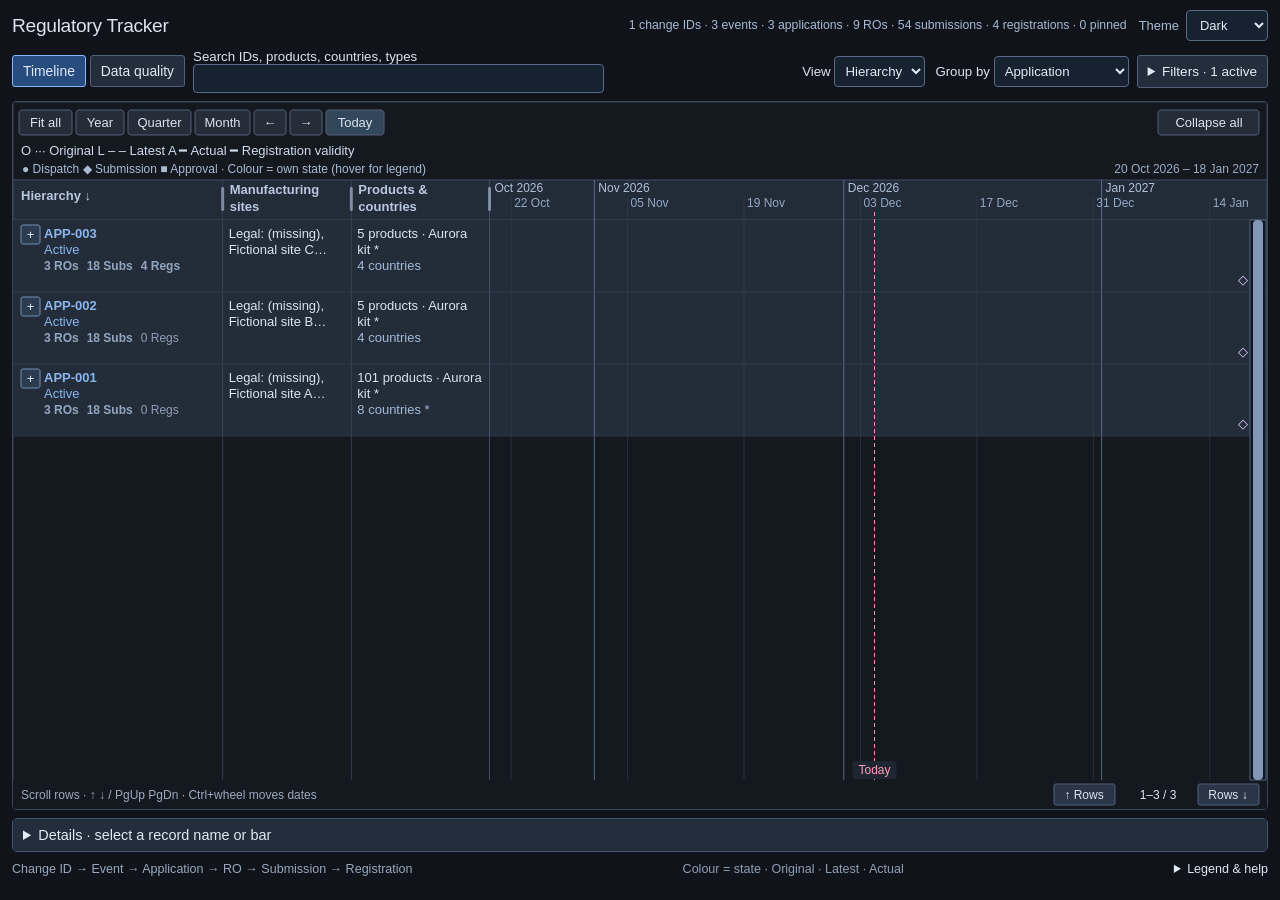
<file: index.html>
<!doctype html>
<html lang="en"><head><meta charset="utf-8"><meta name="viewport" content="width=device-width,initial-scale=1"><title>Opening visual demo</title><link rel="canonical" href="regulatory-tracker/index.html"></head>
<body><p>This demo has moved. <a href="regulatory-tracker/index.html">Open the visual</a>.</p>
<script>const target=new URL("regulatory-tracker/index.html",location.href);target.search=location.search;target.hash=location.hash;location.replace(target.href);</script>
</body></html>
</file>
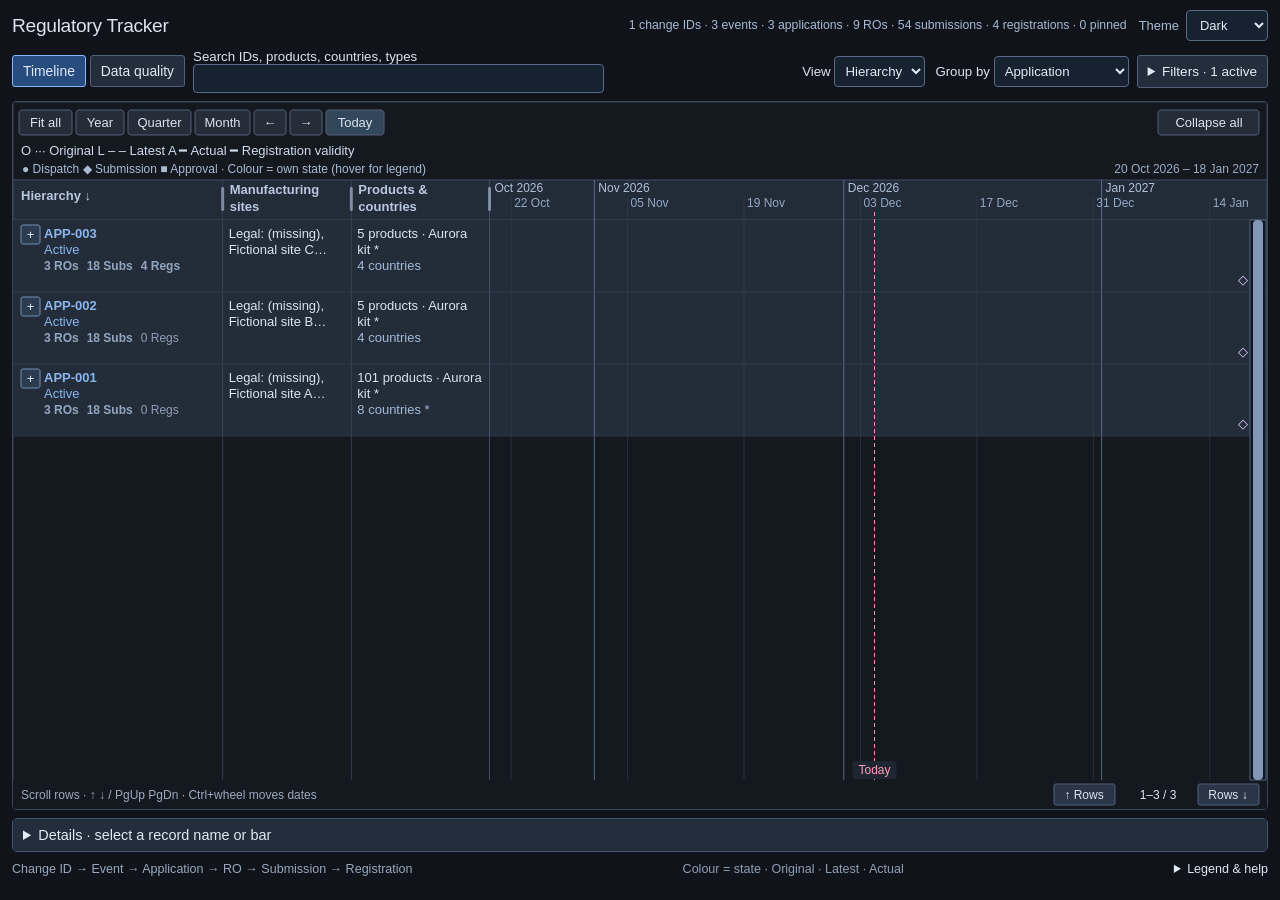
<file: regulatory-tracker/index.html>
<!doctype html>
<html lang="en"><head><meta charset="utf-8"><meta name="viewport" content="width=device-width,initial-scale=1"><title>Regulatory Tracker · 1.18.3</title><link rel="stylesheet" href="style.css?v=1.18.3"></head>
<body><main id="tracker-main"><header><h1>Regulatory Tracker</h1><span id="filter-status" role="status">Loading…</span><div class="header-tools"><label class="theme-control" for="theme-select">Theme <select id="theme-select" aria-label="Theme"><option value="dark" selected>Dark</option><option value="light">Light</option></select></label></div></header>
<div id="tracker-toolbar"><nav class="view-tabs" aria-label="Tracker views"><button id="timeline-tab" aria-pressed="true">Timeline</button><button id="quality-tab" aria-pressed="false">Data quality</button></nav><section id="bindings" aria-label="Search and view controls"></section>
<details id="filter-drawer"><summary id="filters-toggle">Filters · <span id="active-filter-summary">All records</span></summary><div class="filter-drawer-content"><section id="filters" class="filters" aria-label="Tracker filters"><label class="dispatch-filter" for="dispatch-required">Dispatch required <select id="dispatch-required" aria-label="Dispatch required"></select></label><details id="submission-date-filter" class="date-filter"><summary id="submission-date-summary">Submission date · All dates</summary><div class="panel"><label for="submission-period">Submission period</label><select id="submission-period"><option value="all">All dates</option></select><div id="submission-custom" hidden><label for="submission-from">From (inclusive)</label><input id="submission-from" type="text" placeholder="DD MMM YYYY" autocomplete="off" spellcheck="false"><label for="submission-to">To (inclusive)</label><input id="submission-to" type="text" placeholder="DD MMM YYYY" autocomplete="off" spellcheck="false"></div><p id="submission-date-error" role="alert" hidden></p><p class="filter-help">Uses actual submission, then latest planned, then original planned. History for approval estimates stays available.</p><button id="clear-submission-period" type="button">Clear date filter</button></div></details><button id="reset-filters">Reset filters</button></section><div id="state-legend" class="legend" role="group" aria-label="Record state filters"></div></div></details></div>
<section id="quality-view" aria-label="Data quality" hidden></section>
<div id="timeline-view">

<section class="chart-frame"><div id="chart" tabindex="0" aria-label="Regulatory timeline. Scroll rows with wheel or keys. Click a parent bar or plus/minus to expand a group; names and bars open Details."></div></section>
<details id="selected-details"><summary id="detail-title">Details · select a record name or bar</summary><div class="detail-content"><div class="copy-actions"><button id="expand-details" aria-pressed="false">Expand Details</button><button id="copy-id">Copy ID</button><button id="copy-details">Copy details</button><button id="open-record" hidden>Open in platform ↗</button><span id="copy-status" role="status"></span></div><p id="record-link-message" class="muted" hidden></p><div id="detail-body"></div><div id="detail-tools" hidden><label>Search full membership lists <input id="list-search" type="search" placeholder="Product, catalog number, country or manufacturer…"></label><div id="member-lists"></div><div class="pager"><button id="list-prev">Previous</button><span id="list-page"></span><button id="list-next">Next</button></div><p class="muted">Independent membership lists do not imply product–country pairs.</p></div></div></details>
<footer class="compact-footer"><p class="intro">Change ID → Event → Application → RO → Submission → Registration</p><p>Colour = state · Original · Latest · Actual</p><details class="chart-help"><summary>Legend &amp; help</summary><p class="state-help">Each state field filters independently; selections across fields combine.</p><p id="comparison-help" hidden>Compare like records; ◇ pins rows. Durations use actual dates; waiting time is ongoing.</p><button id="clear-pins" hidden>Clear pins</button><p>Original = dotted · Latest = dashed · Actual = solid.</p><p class="preparation-key">▬ Estimated LM dossier preparation · country standard before actual dispatch, otherwise the latest or original dispatch plan.</p><p class="prediction-key">◇ Approval estimate / historical benchmark · band = historical middle 50%.</p><p>▬ Surveyed approval range · Change Impact Assessment Tool — SharePoint.</p><p>Click RO, Sub or Reg counts to reveal their children. Drag column boundaries to resize; double-click a boundary to reset. Today returns to the current three-month window.</p><p>Scroll rows; drag the timeline background to pan, or Ctrl+wheel for fine movement; Shift+wheel gently zooms at the pointer. Registration dates are excluded from Fit all and processing times. Bars continuing outside the visible window have arrowheads.</p><p>All examples are fictional. <a href="https://github.com/DangerMitch2000/regulatory-reporting-and-submission-tracker/releases/tag/v1.18.3">Version 1.18.3 download and setup</a></p></details></footer>
</div></main><div id="tooltip" role="tooltip" hidden></div><script src="vega.js"></script><script src="date-format.js?v=1.18.3"></script><script src="text-wrap.js?v=1.18.3"></script><script src="hierarchy-navigation.js?v=1.18.3"></script><script src="predictions.js?v=1.18.3"></script><script src="submission-period.js?v=1.18.3"></script><script src="../shared/dispatch-required.js?v=1.18.3"></script><script src="quality.js?v=1.18.3"></script><script src="quality-ui.js?v=1.18.3"></script><script src="dispatch-details.js?v=1.18.3"></script><script src="preparation.js?v=1.18.3"></script><script src="states.js?v=1.18.3"></script><script src="events.js?v=1.18.3"></script><script src="assessment-responses.js?v=1.18.3"></script><script src="changes.js?v=1.18.3"></script><script src="registrations.js?v=1.18.3"></script><script src="presentation.js?v=1.18.3"></script><script src="app.js?v=1.18.3"></script></body></html>
</file>
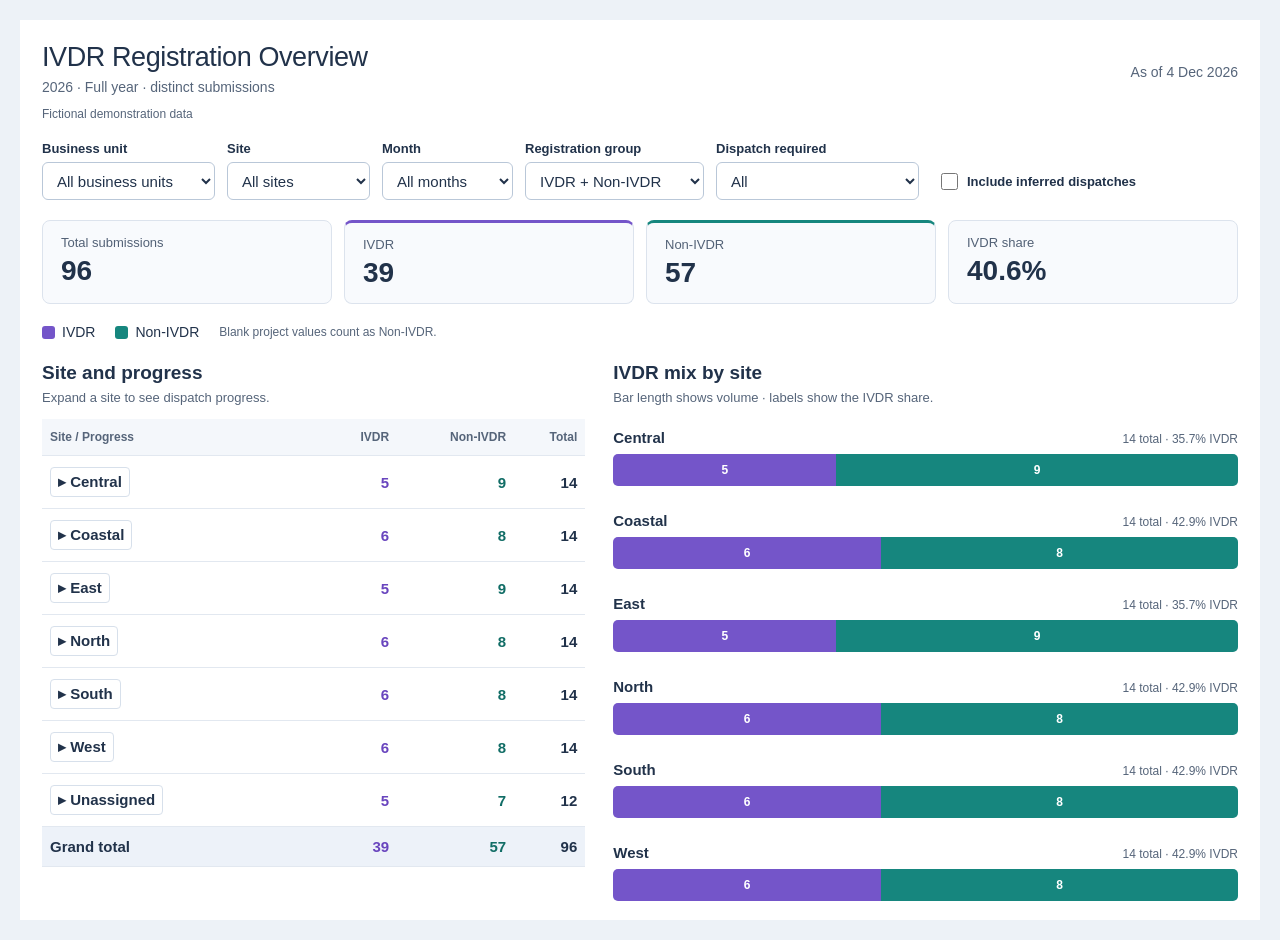
<file: ivdr-preview.html>
<!doctype html>
<html lang="en"><head><meta charset="utf-8"><meta name="viewport" content="width=device-width,initial-scale=1"><title>Opening visual demo</title><link rel="canonical" href="ivdr-overview/ivdr-preview.html"></head>
<body><p>This demo has moved. <a href="ivdr-overview/ivdr-preview.html">Open the visual</a>.</p>
<script>const target=new URL("ivdr-overview/ivdr-preview.html",location.href);target.search=location.search;target.hash=location.hash;location.replace(target.href);</script>
</body></html>
</file>
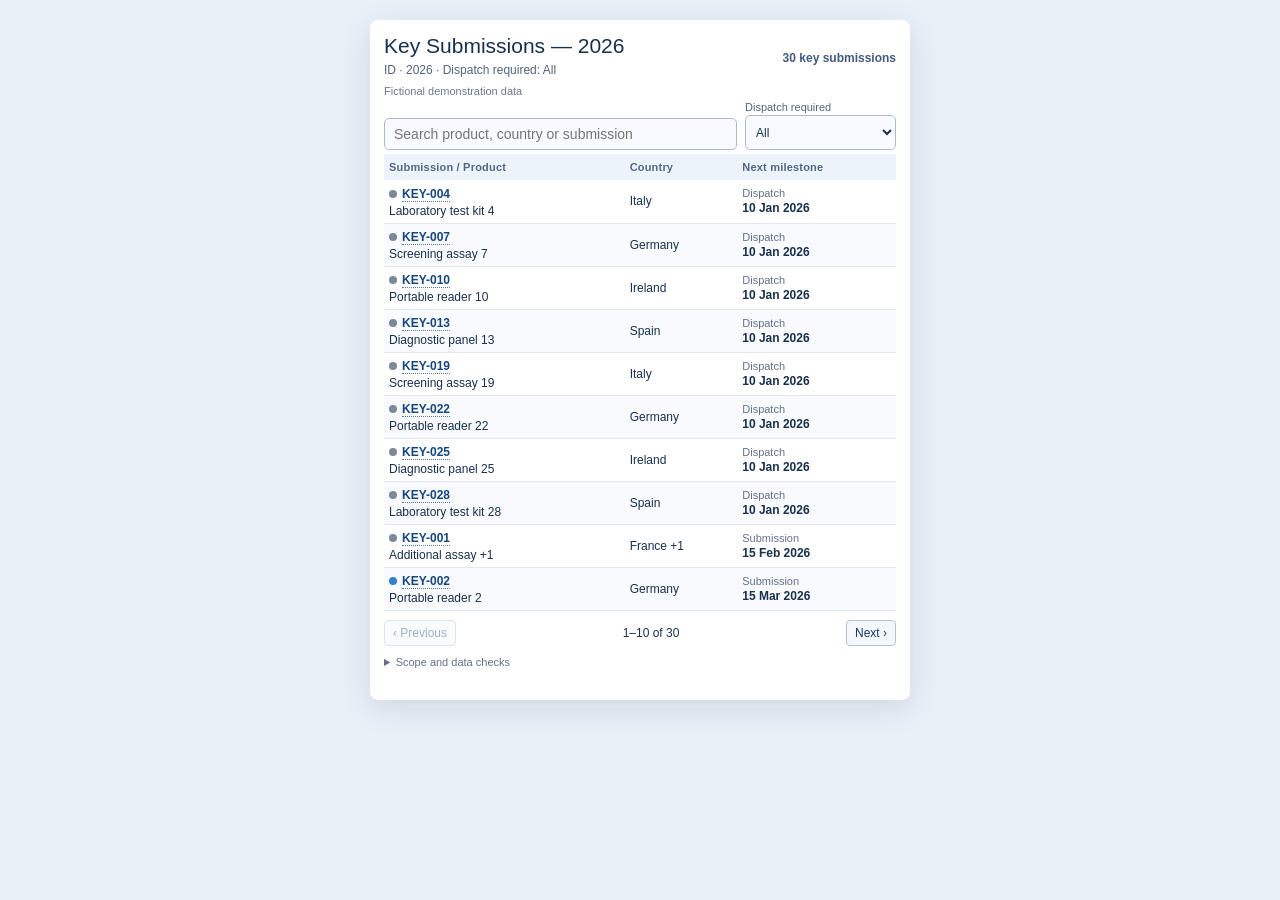
<file: key-preview.html>
<!doctype html>
<html lang="en"><head><meta charset="utf-8"><meta name="viewport" content="width=device-width,initial-scale=1"><title>Opening visual demo</title><link rel="canonical" href="key-submissions/key-preview.html"></head>
<body><p>This demo has moved. <a href="key-submissions/key-preview.html">Open the visual</a>.</p>
<script>const target=new URL("key-submissions/key-preview.html",location.href);target.search=location.search;target.hash=location.hash;location.replace(target.href);</script>
</body></html>
</file>
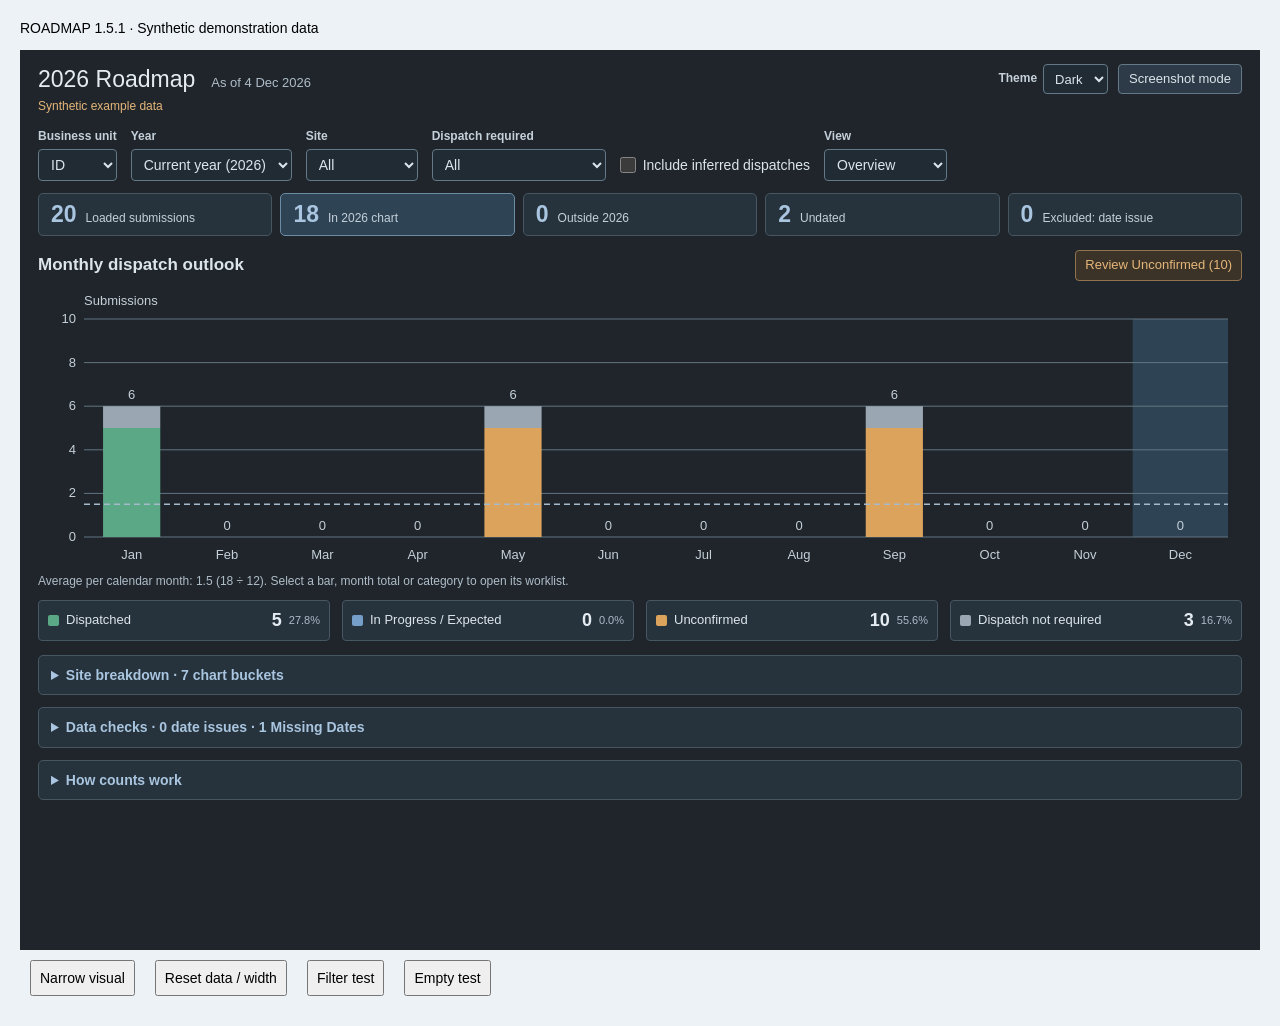
<file: roadmap-preview.html>
<!doctype html>
<html lang="en"><head><meta charset="utf-8"><meta name="viewport" content="width=device-width,initial-scale=1"><title>Opening visual demo</title><link rel="canonical" href="roadmap/roadmap-preview.html"></head>
<body><p>This demo has moved. <a href="roadmap/roadmap-preview.html">Open the visual</a>.</p>
<script>const target=new URL("roadmap/roadmap-preview.html",location.href);target.search=location.search;target.hash=location.hash;location.replace(target.href);</script>
</body></html>
</file>
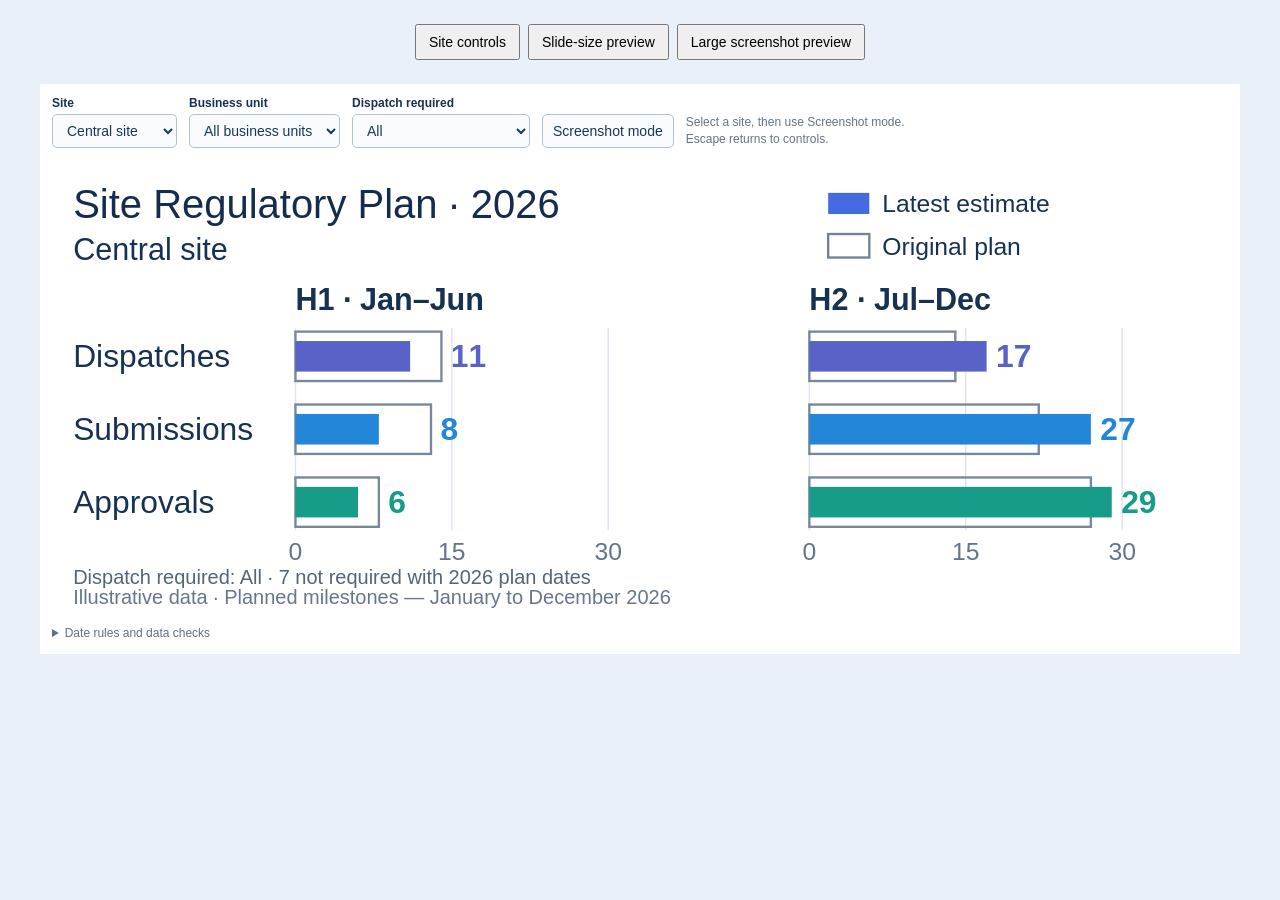
<file: site-plan-preview.html>
<!doctype html>
<html lang="en"><head><meta charset="utf-8"><meta name="viewport" content="width=device-width,initial-scale=1"><title>Opening visual demo</title><link rel="canonical" href="site-regulatory-plan/site-plan-preview.html"></head>
<body><p>This demo has moved. <a href="site-regulatory-plan/site-plan-preview.html">Open the visual</a>.</p>
<script>const target=new URL("site-regulatory-plan/site-plan-preview.html",location.href);target.search=location.search;target.hash=location.hash;location.replace(target.href);</script>
</body></html>
</file>
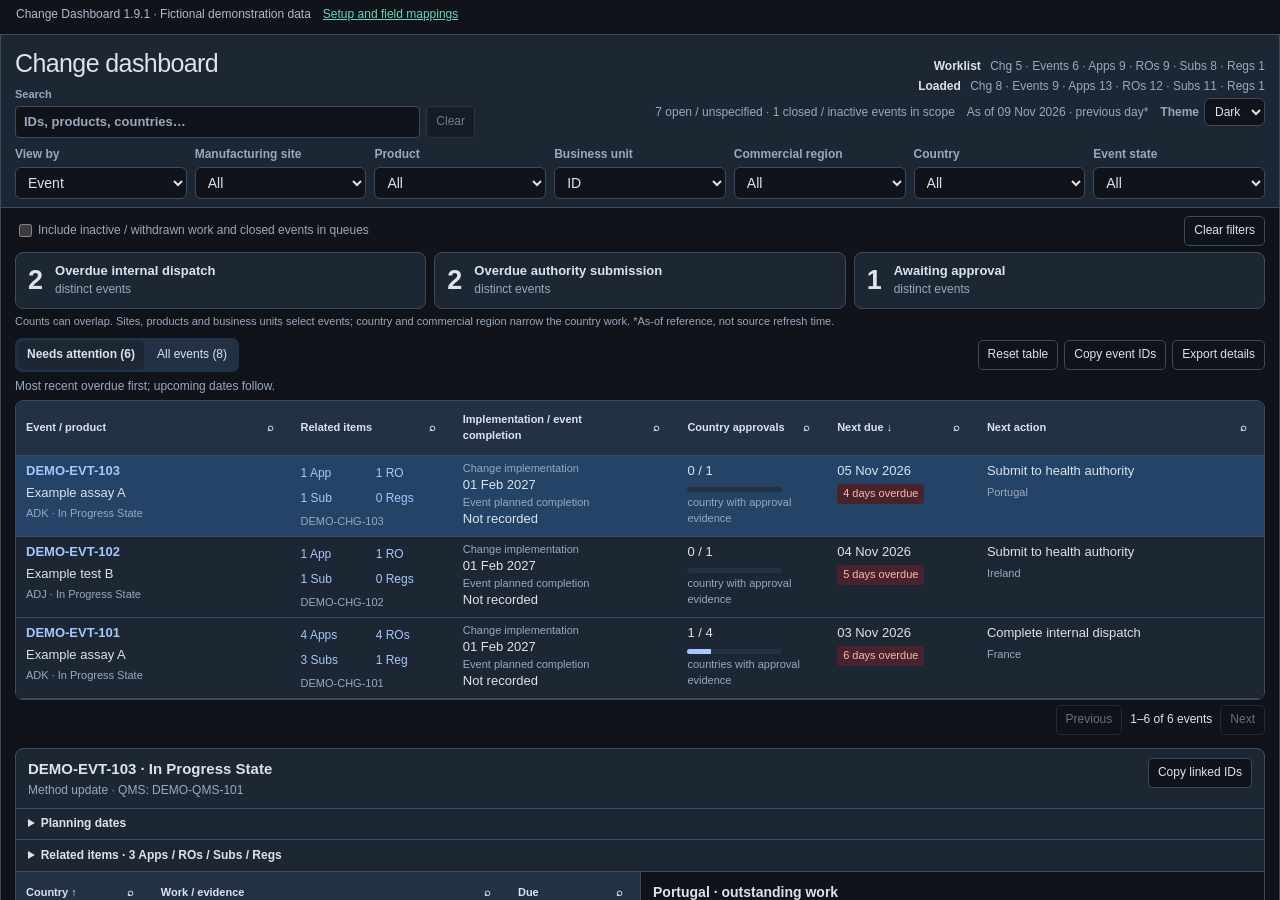
<file: change-dashboard/preview.html>
<!doctype html><html lang="en"><head><meta charset="utf-8"><meta name="viewport" content="width=device-width,initial-scale=1"><title>Change Dashboard · Demo</title><style>html,body{margin:0;background:#101319;color:#e7eef7;font:14px "Wallace Sans","Segoe UI",Arial,sans-serif}.demo-notice{height:34px;padding:7px 16px;box-sizing:border-box;color:#acbdd0;font-size:12px}.demo-notice a{color:#6ed6b4;margin-left:12px}#change-demo{width:100%;height:calc(100vh - 34px);min-height:640px}
.change-dashboard{--cd-bg:light-dark(#f4f7fa,#101319);--cd-surface:light-dark(#ffffff,#1d2633);--cd-alt:light-dark(#edf2f7,#233144);--cd-fg:light-dark(#172b43,#dbe3ef);--cd-muted:light-dark(#52647a,#98a9bf);--cd-line:light-dark(#dce4ec,#3d4b60);--cd-accent:light-dark(#21579b,#a6c7ff);--cd-soft:light-dark(#dceaff,#254366);--cd-warn:light-dark(#945012,#ffcf7e);--cd-warnbg:light-dark(#fff0df,#423621);--cd-bad:light-dark(#ac3547,#ffb6bc);--cd-badbg:light-dark(#ffedf0,#48232b);--cd-blue:light-dark(#336a9c,#94bce3);--cd-focus:light-dark(#155e9d,#b799ff);font:14px/1.45 "Wallace Sans","Segoe UI",Arial,sans-serif;color:var(--cd-fg);width:100%;color-scheme:inherit}
.change-dashboard *{box-sizing:border-box}.change-dashboard [hidden]{display:none!important}.change-dashboard button,.change-dashboard input,.change-dashboard select,.change-dashboard textarea{font:inherit;color:inherit}.change-dashboard button{cursor:inherit}.change-dashboard button:focus-visible,.change-dashboard select:focus-visible{outline:2px solid var(--cd-focus);outline-offset:3px}.change-dashboard .cd-shell{background:var(--cd-bg);border:1px solid var(--cd-line);border-radius:12px;overflow:hidden}.change-dashboard h1,.change-dashboard h2,.change-dashboard h3,.change-dashboard p{margin:0}.change-dashboard h1{font-family:"Wallace Sans Light","Wallace Sans","Segoe UI",Arial,sans-serif;font-size:25px;font-weight:300;letter-spacing:-.6px}.change-dashboard h2{font-size:17px;font-weight:600}.change-dashboard h3{font-size:14px;font-weight:600}.change-dashboard .cd-header{padding:22px 24px 16px;display:flex;justify-content:space-between;gap:12px;align-items:center;background:var(--cd-surface)}.change-dashboard .cd-eyebrow{font-size:11px;letter-spacing:1.3px;color:var(--cd-muted);margin-bottom:5px}.change-dashboard .cd-meta{text-align:right;font-size:12px;color:var(--cd-muted);padding-right:64px}.change-dashboard .cd-demo{display:inline-block;padding:3px 8px;background:var(--cd-alt);border-radius:5px;font-weight:600;color:var(--cd-fg);margin-bottom:5px}.change-dashboard .cd-filters{display:grid;grid-template-columns:repeat(4,minmax(0,1fr));gap:12px;padding:0 24px 18px;background:var(--cd-surface);border-bottom:1px solid var(--cd-line)}.change-dashboard label{display:flex;flex-direction:column;gap:5px;font-size:12px;font-weight:600;color:var(--cd-muted)}.change-dashboard select{background:var(--cd-bg);border:1px solid var(--cd-line);border-radius:6px;min-width:0;width:100%;padding:8px 10px;color:var(--cd-fg);font-size:14px;font-weight:400}.change-dashboard .cd-body{padding:18px 24px 16px}.change-dashboard .cd-metrics{display:grid;grid-template-columns:repeat(3,minmax(0,1fr));gap:10px}.change-dashboard .cd-metric{display:flex;flex-direction:column;gap:6px;text-align:left;padding:13px 14px;background:var(--cd-surface);border:1px solid var(--cd-line);border-radius:8px}.change-dashboard .cd-metric[aria-pressed=true]{background:var(--cd-soft);border-color:var(--cd-accent)}.change-dashboard .cd-metric strong{font-size:27px;font-weight:600;line-height:1.15;font-variant-numeric:tabular-nums}.change-dashboard .cd-metric span{font-size:12px;color:var(--cd-muted)}.change-dashboard .cd-metric .cd-metric-label{font-size:13px;color:var(--cd-fg);font-weight:600}.change-dashboard .cd-count-note{font-size:11px;color:var(--cd-muted);margin:7px 0 17px}.change-dashboard .cd-list-head{display:flex;justify-content:space-between;align-items:center;gap:10px;flex-wrap:wrap;margin-bottom:10px}.change-dashboard .cd-switch{display:flex;gap:4px;background:var(--cd-alt);padding:3px;border-radius:7px}.change-dashboard .cd-switch button{border:0;background:transparent;padding:7px 10px;border-radius:5px;font-size:12px}.change-dashboard .cd-switch button[aria-pressed=true]{background:var(--cd-surface);font-weight:600;box-shadow:0 1px 3px #0001}.change-dashboard .cd-selection{display:flex;align-items:center;gap:9px;flex-wrap:wrap}.change-dashboard .cd-muted{color:var(--cd-muted)}.change-dashboard .cd-small{font-size:12px}.change-dashboard .cd-queue{border:1px solid var(--cd-line);border-radius:5px;background:var(--cd-surface);padding:4px 8px;font-size:12px}.change-dashboard .cd-table-wrap{overflow-x:auto;background:var(--cd-surface);border:1px solid var(--cd-line);border-radius:8px}.change-dashboard table{border-collapse:collapse;width:100%;text-align:left;font-size:13px}.change-dashboard th{padding:10px 12px;font-size:11px;letter-spacing:.2px;color:var(--cd-muted);font-weight:600;border-bottom:1px solid var(--cd-line);background:var(--cd-alt)}.change-dashboard td{padding:12px;border-bottom:1px solid var(--cd-line);vertical-align:top}.change-dashboard tr:last-child td{border-bottom:0}.change-dashboard tr[data-selected=true]{background:var(--cd-soft)}.change-dashboard .cd-record{border:0;padding:0;background:transparent;color:var(--cd-accent);text-align:left;font-weight:600;white-space:nowrap}.change-dashboard .cd-title{font-weight:500;margin-top:3px;max-width:225px}.change-dashboard .cd-context{font-size:11px;color:var(--cd-muted);margin-top:3px}.change-dashboard .cd-change-table{min-width:720px}.change-dashboard .cd-change-table th:nth-child(1){width:30%}.change-dashboard .cd-change-table th:nth-child(2){width:17%}.change-dashboard .cd-change-table th:nth-child(3){width:17%}.change-dashboard .cd-change-table th:nth-child(4){width:36%}.change-dashboard .cd-progress{height:5px;background:var(--cd-alt);border-radius:5px;margin-top:6px;overflow:hidden;max-width:95px}.change-dashboard .cd-progress i{display:block;height:100%;background:var(--cd-accent)}.change-dashboard .cd-tag{display:inline-block;border-radius:4px;padding:2px 6px;font-size:11px;background:var(--cd-alt);color:var(--cd-fg);white-space:nowrap}.change-dashboard .cd-tag.bad{background:var(--cd-badbg);color:var(--cd-bad)}.change-dashboard .cd-tag.warn{background:var(--cd-warnbg);color:var(--cd-warn)}.change-dashboard .cd-next{font-weight:500;margin-bottom:4px}.change-dashboard .cd-date{white-space:nowrap;font-variant-numeric:tabular-nums}.change-dashboard .cd-detail{margin-top:16px;border:1px solid var(--cd-line);border-radius:8px;background:var(--cd-surface);overflow:hidden}.change-dashboard .cd-detail-head{padding:14px 16px;border-bottom:1px solid var(--cd-line);display:flex;align-items:flex-start;justify-content:space-between;gap:12px}.change-dashboard .cd-detail-head h2{font-size:15px}.change-dashboard .cd-detail-head .cd-small{margin-top:4px}.change-dashboard .cd-linkbtn{font-size:12px;border:1px solid var(--cd-line);background:var(--cd-bg);border-radius:5px;padding:6px 10px;white-space:nowrap}.change-dashboard .cd-country-layout{display:grid;grid-template-columns:minmax(0,1.6fr) minmax(240px,1fr)}.change-dashboard .cd-countries{min-width:0;overflow-x:auto}.change-dashboard .cd-countries table{min-width:390px}.change-dashboard .cd-countries td{padding:10px 12px}.change-dashboard .cd-evidence{padding:15px;border-left:1px solid var(--cd-line);background:var(--cd-bg)}.change-dashboard .cd-evidence h3{margin-bottom:8px}.change-dashboard .cd-action{padding:10px 12px;border-left:3px solid var(--cd-warn);background:var(--cd-warnbg);color:var(--cd-fg);border-radius:0 5px 5px 0;margin-bottom:13px}.change-dashboard .cd-action .cd-small{margin-top:4px}.change-dashboard dl{display:grid;grid-template-columns:1fr 1fr;gap:10px 12px;margin:0}.change-dashboard dt{font-size:11px;color:var(--cd-muted);margin-bottom:2px}.change-dashboard dd{margin:0;font-size:12px;overflow-wrap:anywhere}.change-dashboard .cd-links{padding:12px 16px;border-top:1px solid var(--cd-line)}.change-dashboard .cd-links dl{grid-template-columns:repeat(4,minmax(0,1fr))}.change-dashboard .cd-footer{display:flex;justify-content:space-between;gap:10px;flex-wrap:wrap;margin-top:13px;font-size:11px;color:var(--cd-muted)}.change-dashboard .cd-empty{padding:26px;text-align:center;color:var(--cd-muted)}.change-dashboard .cd-live{position:absolute;width:1px;height:1px;overflow:hidden;clip-path:inset(50%)}.change-dashboard [data-density=comfortable] .cd-change-table td{padding-top:19px;padding-bottom:19px}
.change-dashboard:where([data-compact=true]) .cd-country-layout{grid-template-columns:1fr}.change-dashboard:where([data-compact=true]) .cd-evidence{border-left:0;border-top:1px solid var(--cd-line)}.change-dashboard:where([data-compact=true]) .cd-evidence dl{grid-template-columns:repeat(3,minmax(0,1fr))}.change-dashboard:where([data-compact=true]) .cd-meta{padding-right:0}.change-dashboard:where([data-compact=true]) .cd-body{padding:14px}.change-dashboard:where([data-compact=true]) .cd-filters{padding:0 14px 14px}.change-dashboard:where([data-compact=true]) .cd-header{padding:18px 14px}
.change-dashboard:where([data-narrow=true]) .cd-header{align-items:flex-start;flex-direction:column}.change-dashboard:where([data-narrow=true]) .cd-meta{text-align:left}.change-dashboard:where([data-narrow=true]) .cd-demo{margin-right:8px}.change-dashboard:where([data-narrow=true]) .cd-filters{grid-template-columns:1fr 1fr;gap:8px}.change-dashboard:where([data-narrow=true]) .cd-metrics{grid-template-columns:1fr 1fr;gap:8px}.change-dashboard:where([data-narrow=true]) .cd-metric{padding:11px}.change-dashboard:where([data-narrow=true]) .cd-metric strong{font-size:23px}.change-dashboard:where([data-narrow=true]) .cd-detail-head{flex-wrap:wrap}.change-dashboard:where([data-narrow=true]) .cd-evidence dl,.change-dashboard:where([data-narrow=true]) .cd-links dl{grid-template-columns:1fr 1fr}
@media(pointer:coarse){.change-dashboard button,.change-dashboard select{min-height:44px}.change-dashboard select{font-size:16px}}

.change-dashboard{container-type:inline-size;font-size:var(--cd-font-size,13px);height:100%;overflow:auto}.change-dashboard button{cursor:pointer}.change-dashboard button:disabled{cursor:default;opacity:.45}.change-dashboard .cd-shell{border-radius:0;min-height:100%}.change-dashboard .cd-header{padding:14px 18px 10px}.change-dashboard .cd-meta{padding:0}.change-dashboard .cd-theme{display:inline-flex;flex-direction:row;align-items:center;gap:8px;margin-top:5px}.change-dashboard .cd-theme select{padding:3px 6px;font-size:12px}.change-dashboard .cd-filters{grid-template-columns:repeat(6,minmax(0,1fr));padding:0 18px 12px;gap:10px}.change-dashboard .cd-body{padding:12px 18px}.change-dashboard .cd-filter-tools{display:flex;justify-content:space-between;align-items:center;gap:10px;margin-bottom:10px}.change-dashboard .cd-check{flex-direction:row;align-items:center;font-weight:400}.change-dashboard input{accent-color:var(--cd-accent)}.change-dashboard .cd-page{display:flex;gap:12px;align-items:center;justify-content:flex-end;font-size:12px;padding:8px 0}.change-dashboard .cd-title{display:-webkit-box;-webkit-line-clamp:2;-webkit-box-orient:vertical;overflow:hidden}.change-dashboard .cd-evidence{max-height:540px;overflow:auto}.change-dashboard .cd-evidence-card{border-bottom:1px solid var(--cd-line);padding:10px 0}.change-dashboard .cd-evidence-card dl{margin-top:10px}.change-dashboard .cd-country-layout{grid-template-columns:minmax(0,1fr) minmax(300px,1fr)}.change-dashboard .cd-countries{max-height:540px;overflow:auto}.change-dashboard .cd-countries th{position:sticky;top:0}.change-dashboard .cd-tag{white-space:normal}.change-dashboard .cd-date .cd-tag{display:block;width:max-content;max-width:140px;margin-top:3px}.change-dashboard summary{cursor:pointer;padding:10px 0;font-weight:600;font-size:12px}.change-dashboard .cd-unlinked{margin-top:10px}.change-dashboard .cd-source-fields{margin-top:10px}.change-dashboard .cd-source-links{display:flex;flex-wrap:wrap;gap:6px}.change-dashboard .cd-source-fields dd{max-height:100px;overflow:auto}.change-dashboard .cd-action ul{margin:5px 0;padding-left:18px;font-size:12px}.change-dashboard .cd-copybox{padding:12px;border:1px solid var(--cd-line);margin-top:12px}.change-dashboard textarea{width:100%;height:140px;background:var(--cd-bg);color:var(--cd-fg);font:13px/1.5 "Wallace Sans","Segoe UI",Arial,sans-serif;border:1px solid var(--cd-line)}.change-dashboard .cd-feedback{font-size:12px;color:var(--cd-accent);margin-top:8px}.change-dashboard[data-compact=true] .cd-country-layout{grid-template-columns:1fr}.change-dashboard[data-compact=true] .cd-evidence{border-left:0;border-top:1px solid var(--cd-line)}.change-dashboard[data-compact=true] .cd-filters{grid-template-columns:repeat(3,minmax(0,1fr))}.change-dashboard[data-narrow=true] .cd-filters,.change-dashboard[data-narrow=true] .cd-metrics{grid-template-columns:1fr 1fr}.change-dashboard[data-narrow=true] .cd-header{align-items:flex-start;flex-direction:column}.change-dashboard[data-narrow=true] .cd-filter-tools{align-items:flex-start;flex-direction:column}.change-dashboard[data-narrow=true] .cd-body{padding:10px}.change-dashboard[data-narrow=true] .cd-header,.change-dashboard[data-narrow=true] .cd-filters{padding-left:10px;padding-right:10px}
.change-dashboard .cd-body>.cd-table-wrap{max-height:300px;overflow:auto}.change-dashboard .cd-change-table th{position:sticky;top:0;z-index:1}.change-dashboard .cd-change-table td{padding:9px 12px}.change-dashboard .cd-evidence,.change-dashboard .cd-countries{max-height:360px}


.change-dashboard .cd-heading-actions{display:flex;align-items:center;justify-content:space-between;gap:4px}.change-dashboard .cd-heading-actions button{color:var(--cd-fg);background:transparent;border:0;font:inherit;padding:4px 0;min-height:28px;text-align:left}.change-dashboard .cd-heading-actions button:last-child{padding:4px 7px}.change-dashboard th input{width:100%;min-width:0;background:var(--cd-bg);color:var(--cd-fg);border:1px solid var(--cd-line);border-radius:4px;padding:6px;font:12px "Wallace Sans","Segoe UI",Arial,sans-serif;margin-top:6px}.change-dashboard th input::placeholder{color:var(--cd-muted)}.change-dashboard .cd-coverage{font-size:12px;line-height:1.65;overflow-wrap:anywhere}.change-dashboard .cd-coverage strong{color:var(--cd-fg);margin-right:6px}.change-dashboard .cd-meta{max-width:70%}.change-dashboard .cd-sort-note{font-size:12px;color:var(--cd-muted);margin:0 0 7px}.change-dashboard[data-narrow=true] .cd-meta{max-width:100%;text-align:left}.change-dashboard[data-narrow=true] .cd-metrics{grid-template-columns:repeat(3,minmax(0,1fr))}.change-dashboard[data-narrow=true] .cd-metric{padding:9px 7px}.change-dashboard[data-narrow=true] .cd-metric .cd-metric-label{font-size:12px}

/* Keep the extended event list compact; small visuals scroll the table, not the page. */
.change-dashboard .cd-filters{grid-template-columns:repeat(7,minmax(0,1fr))}
.change-dashboard .cd-change-table{min-width:1040px}
.change-dashboard .cd-change-table th:nth-child(1){width:22%}.change-dashboard .cd-change-table th:nth-child(2){width:17%}.change-dashboard .cd-change-table th:nth-child(3){width:14%}.change-dashboard .cd-change-table th:nth-child(4){width:13%}.change-dashboard .cd-change-table th:nth-child(5){width:13%}.change-dashboard .cd-change-table th:nth-child(6){width:21%}
.change-dashboard .cd-related-counts{display:grid;grid-template-columns:1fr 1fr;gap:3px 10px}.change-dashboard .cd-related-count{font-size:12px!important;text-align:left;background:none;border:0;padding:2px 0;color:var(--cd-accent)!important;white-space:nowrap}.change-dashboard .cd-change-ids{max-width:190px;overflow:hidden;text-overflow:ellipsis;white-space:nowrap}.change-dashboard .cd-implementation{white-space:normal;min-width:125px}
.change-dashboard .cd-related-records{padding:0 16px;border-bottom:1px solid var(--cd-line)}.change-dashboard .cd-related-grid{display:grid;grid-template-columns:repeat(auto-fit,minmax(160px,1fr));gap:12px;padding:0 0 12px}.change-dashboard .cd-linked-ids{font-size:12px;overflow-wrap:anywhere;max-height:180px;overflow:auto;user-select:text}.change-dashboard .cd-linked-ids span{display:block;margin-top:3px}.change-dashboard .cd-related-grid section:focus{outline:2px solid var(--cd-focus);outline-offset:3px}.change-dashboard select:disabled{opacity:.7}
.change-dashboard[data-compact=true] .cd-filters{grid-template-columns:repeat(3,minmax(0,1fr))}.change-dashboard[data-narrow=true] .cd-filters{grid-template-columns:1fr 1fr}

/* Related records share one scroll surface so connector endpoints stay aligned. */
.change-dashboard .cd-graph-toolbar{display:flex;gap:10px;align-items:center;justify-content:space-between;flex-wrap:wrap;margin-bottom:7px}.change-dashboard .cd-graph-toolbar label{flex-direction:row;align-items:center;gap:7px}.change-dashboard .cd-graph-toolbar input{width:220px;max-width:100%;min-height:30px;background:var(--cd-bg);color:var(--cd-fg);border:1px solid var(--cd-line);border-radius:4px;padding:5px 8px;font:inherit}
.change-dashboard .cd-graph-toolbar button,.change-dashboard .cd-graph-selection button,.change-dashboard .cd-graph-pages button{background:var(--cd-bg);color:var(--cd-fg);border:1px solid var(--cd-line);border-radius:4px;padding:5px 9px;font-size:12px}.change-dashboard .cd-graph-modes{display:flex;gap:4px}.change-dashboard .cd-graph-modes [aria-pressed=true]{background:var(--cd-soft);border-color:var(--cd-accent)}
.change-dashboard .cd-graph-selection{display:flex;align-items:center;gap:8px;flex-wrap:wrap;font-size:12px;margin-bottom:9px}.change-dashboard .cd-graph-selection>div{flex:1;min-width:160px;overflow-wrap:anywhere;user-select:text}.change-dashboard .cd-graph-selection span{display:block;color:var(--cd-muted);margin-top:3px}.change-dashboard .cd-graph-hint{font-size:12px;color:var(--cd-muted);margin-bottom:8px}
.change-dashboard .cd-graph-scroll{max-height:280px;overflow:auto;position:relative;border:1px solid var(--cd-line);border-radius:5px;background:var(--cd-bg)}.change-dashboard .cd-graph-canvas{position:relative;margin:0 12px}.change-dashboard .cd-graph-lines{position:absolute;left:0;top:0;pointer-events:none;overflow:visible}.change-dashboard .cd-graph-lines path{fill:none;stroke:var(--cd-accent);stroke-width:1.3;opacity:.7}.change-dashboard .cd-graph-lines path[data-active=false]{stroke:var(--cd-line);opacity:.3}.change-dashboard .cd-graph-column{position:absolute;top:0;pointer-events:none}.change-dashboard .cd-graph-column h3{position:sticky;top:0;height:36px;padding:8px 4px;background:var(--cd-bg);z-index:3;font-size:12px;pointer-events:auto;border-bottom:1px solid var(--cd-line)}.change-dashboard .cd-graph-column>p{padding:10px 4px}.change-dashboard .cd-graph-node{position:absolute;width:100%;height:30px;pointer-events:auto}
.change-dashboard .cd-graph-node button{width:100%;height:30px;border:1px solid var(--cd-line);border-radius:5px;padding:5px 8px;background:var(--cd-surface);color:var(--cd-fg);text-align:left;font-size:12px;overflow:hidden;text-overflow:ellipsis;white-space:nowrap}.change-dashboard .cd-graph-node[data-selected=true] button{border:2px solid var(--cd-focus);background:var(--cd-soft);font-weight:600}.change-dashboard .cd-graph-node[data-active=false]{opacity:.45}.change-dashboard .cd-graph-more{position:absolute;right:-6px;top:-5px;background:var(--cd-surface);color:var(--cd-accent);font-size:12px;line-height:14px;border:1px solid var(--cd-line);border-radius:50%;padding:0 3px}.change-dashboard .cd-graph-pages{display:flex;flex-wrap:wrap;gap:8px 18px;font-size:11px;color:var(--cd-muted);padding:8px 0}.change-dashboard .cd-graph-pages>div{display:flex;gap:5px;align-items:center}.change-dashboard .cd-graph-pages button{font-size:14px;padding:0 6px}.change-dashboard .cd-graph-note{font-size:11px;color:var(--cd-muted);margin-bottom:10px}.change-dashboard .cd-graph-feedback{font-size:12px}
.change-dashboard .cd-linked-ids [data-node]{background:none;color:var(--cd-accent);border:0;padding:4px 0;text-align:left;font-size:12px;overflow-wrap:anywhere;user-select:text}.change-dashboard .cd-linked-ids [data-active=false]{opacity:.45}.change-dashboard .cd-relationship-host .cd-related-grid{grid-template-columns:repeat(auto-fit,minmax(175px,1fr))}.change-dashboard .cd-graph-column:focus{outline:2px solid var(--cd-focus);outline-offset:2px}.change-dashboard[data-narrow=true] .cd-graph-toolbar label{width:100%}.change-dashboard[data-narrow=true] .cd-graph-toolbar input{width:100%;min-width:0}

.change-dashboard .cd-graph-node button{height:100%}

/* State colour belongs to the item; the selection ring is independent. */
.change-dashboard .cd-graph-node [data-node]{border:1px solid var(--cd-state-colour);background:linear-gradient(var(--cd-state-tint),var(--cd-state-tint)),var(--cd-surface);color:var(--cd-state-text)}
.change-dashboard .cd-graph-node[data-selected=true] [data-node]{border:1px solid var(--cd-state-colour);background:linear-gradient(var(--cd-state-tint),var(--cd-state-tint)),var(--cd-surface);outline:2px solid var(--cd-focus);outline-offset:2px}
.change-dashboard .cd-state-dot{display:inline-block;width:7px;height:7px;border-radius:50%;background:var(--cd-state-colour);flex:none;vertical-align:middle;margin-right:6px;border:1px solid currentColor}
.change-dashboard .cd-state-label{color:var(--cd-state-text);font-weight:500}.change-dashboard .cd-linked-ids [data-node]{color:var(--cd-state-text)}.change-dashboard .cd-linked-ids [data-node][aria-pressed=true]{outline:2px solid var(--cd-focus);outline-offset:1px;border-radius:3px}
.change-dashboard .cd-graph-legend{font-size:12px;margin-bottom:8px}.change-dashboard .cd-graph-legend summary{padding:3px 0;font-size:11px;color:var(--cd-muted)}.change-dashboard .cd-state-legend-grid{display:flex;gap:12px 24px;flex-wrap:wrap;padding:6px 0}.change-dashboard .cd-state-legend-grid section{display:flex;flex-direction:column;gap:5px}.change-dashboard .cd-state-legend-grid strong{font-size:11px;color:var(--cd-muted)}.change-dashboard .cd-graph-legend p{color:var(--cd-muted);font-size:11px;margin-bottom:8px}
.change-dashboard[data-high-contrast=true] [data-state],.change-dashboard[data-high-contrast=true] .cd-state-label{--cd-state-colour:var(--cd-fg)!important;--cd-state-text:var(--cd-fg)!important;--cd-state-tint:transparent!important}

/* Country and diagram selection share focus without narrowing counts. */
.change-dashboard .cd-countries{isolation:isolate}
.change-dashboard .cd-countries th{z-index:2;background:var(--cd-alt)}
.change-dashboard .cd-country-link-note{display:flex;align-items:center;gap:8px;flex-wrap:wrap;font-size:12px;color:var(--cd-muted);padding:6px 12px;border-bottom:1px solid var(--cd-line);overflow-wrap:anywhere}
.change-dashboard .cd-countries tr[data-related=true]>td:first-child{box-shadow:inset 3px 0 var(--cd-accent)}
.change-dashboard .cd-countries tr[data-related=false]{opacity:.55}
.change-dashboard .cd-countries tr[data-selected=true]{opacity:1}

/* Both planning dates stay visible in the same column without widening the list. */
.change-dashboard .cd-planning-item+.cd-planning-item{margin-top:6px}
.change-dashboard .cd-planning-label{display:block;color:var(--cd-muted);font-size:11px;line-height:1.25;white-space:normal}
.change-dashboard .cd-planning-value{display:block;line-height:1.35;white-space:normal}
.change-dashboard .cd-planning-details{padding:0 16px;border-bottom:1px solid var(--cd-line)}
.change-dashboard .cd-planning-details summary{padding:7px 0}
.change-dashboard .cd-planning-details dl{padding-bottom:8px}
.change-dashboard .cd-planning-details p{font-size:11px;color:var(--cd-muted);padding-bottom:9px}

/* Compact spacing preserves text sizes and the worklist/diagram viewing areas. */
.change-dashboard .cd-header{padding:10px 14px 8px;gap:10px}
.change-dashboard .cd-meta{max-width:78%}
.change-dashboard .cd-meta-info{display:flex;justify-content:flex-end;align-items:center;gap:3px 12px;flex-wrap:wrap;margin-top:2px}
.change-dashboard .cd-meta-info .cd-theme{margin-top:0;gap:5px}
.change-dashboard .cd-filters{padding:0 14px 8px;gap:8px}
.change-dashboard label{gap:3px}
.change-dashboard select{padding:5px 8px;min-height:32px}
.change-dashboard .cd-theme select{min-height:28px}
.change-dashboard .cd-body{padding:8px 14px}
.change-dashboard .cd-filter-tools{margin-bottom:6px}
.change-dashboard .cd-metrics{gap:8px}
.change-dashboard .cd-metric{display:grid;grid-template-columns:max-content minmax(0,1fr);column-gap:12px;row-gap:1px;padding:9px 12px;align-items:center}
.change-dashboard .cd-metric strong{grid-row:1 / 3}
.change-dashboard .cd-metric span{grid-column:2}
.change-dashboard .cd-count-note{margin:5px 0 8px}
.change-dashboard .cd-list-head{margin-bottom:6px;gap:8px}
.change-dashboard .cd-selection{gap:6px}
.change-dashboard .cd-switch button{padding:5px 9px;min-height:28px}
.change-dashboard .cd-linkbtn{padding:5px 9px;min-height:30px}
.change-dashboard .cd-sort-note{margin-bottom:5px}
.change-dashboard th{padding:7px 10px}
.change-dashboard .cd-change-table td{padding:6px 10px}
.change-dashboard .cd-change-table th:nth-child(1){width:22%}
.change-dashboard .cd-change-table th:nth-child(2){width:13%}
.change-dashboard .cd-change-table th:nth-child(3){width:18%}
.change-dashboard .cd-change-table th:nth-child(4){width:12%}
.change-dashboard .cd-change-table th:nth-child(5){width:12%}
.change-dashboard .cd-change-table th:nth-child(6){width:23%}
.change-dashboard .cd-planning-item+.cd-planning-item{margin-top:3px}
.change-dashboard .cd-related-counts{gap:1px 8px}
.change-dashboard .cd-related-count{min-height:24px}
.change-dashboard .cd-page{padding:5px 0;gap:8px}
.change-dashboard .cd-detail{margin-top:8px}
.change-dashboard .cd-detail-head{padding:9px 12px;gap:8px}
.change-dashboard .cd-detail-head .cd-small{margin-top:2px}
.change-dashboard .cd-related-records,.change-dashboard .cd-planning-details{padding-left:12px;padding-right:12px}
.change-dashboard summary{padding:7px 0}
.change-dashboard .cd-planning-details summary{padding:6px 0}
.change-dashboard .cd-countries td{padding:7px 10px}
.change-dashboard .cd-evidence{padding:10px 12px}
.change-dashboard .cd-evidence h3{margin-bottom:5px}
.change-dashboard .cd-evidence-card{padding:7px 0}
.change-dashboard .cd-evidence-card dl{margin-top:7px}
.change-dashboard dl{gap:7px 12px}
.change-dashboard .cd-action{padding:8px 10px;margin-bottom:8px}
.change-dashboard .cd-source-fields{margin-top:7px}
.change-dashboard .cd-graph-toolbar{gap:6px 10px;margin-bottom:5px}
.change-dashboard .cd-graph-context{display:flex;align-items:flex-start;gap:6px 16px;flex-wrap:wrap;margin-bottom:5px}
.change-dashboard .cd-graph-context .cd-graph-selection,.change-dashboard .cd-graph-context .cd-graph-hint{flex:1;min-width:220px;margin:0}
.change-dashboard .cd-graph-context .cd-graph-legend{margin:0;flex:none}
.change-dashboard .cd-graph-context .cd-graph-legend[open]{flex-basis:100%}
.change-dashboard .cd-graph-selection{gap:5px 8px}
.change-dashboard .cd-graph-selection span{margin-top:1px}
.change-dashboard .cd-graph-pages{gap:4px 14px;padding:5px 0}
.change-dashboard .cd-graph-note{margin-bottom:6px}
.change-dashboard .cd-unlinked{margin-top:6px}
.change-dashboard .cd-footer{margin-top:8px}
.change-dashboard[data-compact=true] .cd-header{align-items:flex-start}
.change-dashboard[data-compact=true] .cd-meta{max-width:65%}
.change-dashboard[data-narrow=true] .cd-header{padding:8px 10px;gap:5px}
.change-dashboard[data-narrow=true] .cd-meta{max-width:100%;width:100%;text-align:left}
.change-dashboard[data-narrow=true] .cd-meta-info{justify-content:flex-start}
.change-dashboard[data-narrow=true] .cd-filters{gap:6px 8px;padding-bottom:8px}
.change-dashboard[data-narrow=true] .cd-body{padding:8px 10px}
.change-dashboard[data-narrow=true] .cd-metric{display:flex;gap:3px;padding:7px;align-items:flex-start}
.change-dashboard[data-narrow=true] .cd-graph-context{gap:4px 8px}
@media(pointer:coarse){.change-dashboard button,.change-dashboard select,.change-dashboard .cd-theme select,.change-dashboard .cd-related-count,.change-dashboard .cd-switch button,.change-dashboard .cd-linkbtn,.change-dashboard .cd-heading-actions button,.change-dashboard .cd-graph-pages button,.change-dashboard .cd-graph-toolbar input,.change-dashboard th input{min-height:44px}}

/* Taller visual frames give related records more room, without padding sparse groups. */
.change-dashboard .cd-relationship-host{width:100%;min-width:0}
.change-dashboard .cd-change-table [data-main-record]{cursor:pointer}
.change-dashboard .cd-graph-scroll{width:100%;min-width:0}
.change-dashboard .cd-graph-scroll{max-height:var(--cd-related-height,440px)}
.change-dashboard .cd-linked-ids{max-height:var(--cd-related-list-height,360px)}
.change-dashboard .cd-filters{position:relative;z-index:10}
.change-dashboard .cd-filter-menu{position:absolute;z-index:30;display:flex;flex-direction:column;min-width:0;overflow:hidden;border:1px solid var(--cd-line);border-radius:6px;background:var(--cd-bg);color:var(--cd-fg);box-shadow:0 8px 24px #0005;font:13px/1.4 "Wallace Sans","Segoe UI",Arial,sans-serif}
.change-dashboard .cd-filter-search{flex:0 0 auto;width:calc(100% - 12px);min-width:0;margin:6px;padding:7px 8px;min-height:32px;border:1px solid var(--cd-line);border-radius:4px;background:var(--cd-surface);color:var(--cd-fg);font:inherit}
.change-dashboard .cd-filter-search::placeholder{color:var(--cd-muted)}
.change-dashboard .cd-filter-options{min-height:0;overflow:auto;overscroll-behavior:contain;padding:3px 0}
.change-dashboard .cd-filter-option{padding:7px 10px;min-height:32px;overflow-wrap:anywhere;cursor:pointer;border-left:3px solid transparent}
.change-dashboard .cd-filter-option[aria-selected=true]{font-weight:600;border-left-color:var(--cd-accent)}
.change-dashboard .cd-filter-option[data-active=true],.change-dashboard .cd-filter-option:hover{background:var(--cd-soft);outline:1px solid var(--cd-accent);outline-offset:-1px}
.change-dashboard .cd-filter-empty{padding:10px;color:var(--cd-muted)}
.change-dashboard[data-high-contrast=true] .cd-filter-menu{border-color:var(--cd-fg);box-shadow:none}
@media(pointer:coarse){.change-dashboard .cd-filter-option,.change-dashboard .cd-filter-search{min-height:44px}}

/* Search uses the title's existing header area, leaving the chart body compact. */
.change-dashboard .cd-heading{flex:1 1 280px;min-width:0;max-width:460px}
.change-dashboard .cd-search{display:flex;align-items:flex-end;gap:6px;margin-top:6px;max-width:100%}
.change-dashboard .cd-search label{flex:1;min-width:0;font-size:11px}
.change-dashboard .cd-search input{width:100%;min-width:0;min-height:32px;padding:5px 8px;border:1px solid var(--cd-line);border-radius:4px;background:var(--cd-bg);color:var(--cd-fg);font:inherit;font-size:13px}
.change-dashboard .cd-search input::placeholder{color:var(--cd-muted);opacity:1}
.change-dashboard .cd-search input:focus-visible{outline:2px solid var(--cd-focus);outline-offset:1px}
.change-dashboard .cd-search button{min-height:32px;flex:none}
.change-dashboard .cd-header>.cd-meta{flex:1 1 440px;min-width:0;max-width:none}
.change-dashboard[data-compact=true] .cd-heading{flex-basis:230px}
.change-dashboard[data-narrow=true] .cd-heading{flex:0 0 auto;width:100%;max-width:none}
.change-dashboard[data-narrow=true] .cd-header>.cd-meta{flex:0 0 auto;width:100%}
@media(pointer:coarse){.change-dashboard .cd-search input,.change-dashboard .cd-search button{min-height:44px;font-size:16px}}
</style></head><body><div class="demo-notice">Change Dashboard 1.9.1 · Fictional demonstration data<a href="./README.md">Setup and field mappings</a></div><main id="change-demo"></main><script>(()=>{var pn=Object.create;var $t=Object.defineProperty;var gn=Object.getOwnPropertyDescriptor;var mn=Object.getOwnPropertyNames;var hn=Object.getPrototypeOf,fn=Object.prototype.hasOwnProperty;var Be=(e,a)=>()=>(a||e((a={exports:{}}).exports,a),a.exports);var yn=(e,a,t,o)=>{if(a&&typeof a=="object"||typeof a=="function")for(let s of mn(a))!fn.call(e,s)&&s!==t&&$t(e,s,{get:()=>a[s],enumerable:!(o=gn(a,s))||o.enumerable});return e};var Ve=(e,a,t)=>(t=e!=null?pn(hn(e)):{},yn(a||!e||!e.__esModule?$t(t,"default",{value:e,enumerable:!0}):t,e));var dt=Be((Ot,Ye)=>{(function(e,a){let t=a();typeof Ye=="object"&&Ye.exports&&(Ye.exports=t),e&&(e.regulatoryStates=t)})(typeof globalThis=="object"?globalThis:Ot,function(){"use strict";let e={ChangeStatus:["Completed","In Progress","Not recorded"],AppStatus:["Active","Inactive"],ROStatus:["Archived","Conditionally Approved","Health Authority Approved","In Progress","On Hold By Health Authority","On Hold By Mah","Planned","Rejected","Withdrawn"],SubStatus:["Completed","Deferred","Distributed","HA Received","In Progress","Inactive","Planned","Ready For Submission","Rejected","Sent To Health Authority","Withdrawn"],EventState:["Cancelled State","Closed State","In Progress State","In Regulatory Assessment State","Inactive State","Planned State","Regulatory Assessment Complete State"]};e.RegistrationState=["Approved","Canceled","Conditionally Approved","Expired","Planned","Rejected","Withdrawn","Not recorded"];let a={ChangeStatus:"Change status",AppStatus:"Application state",ROStatus:"RO state",SubStatus:"Submission state",EventState:"Event state",RegistrationState:"Registration state"},t={active:"#4d91e8",inactive:"#939aa5",archived:"#8294ab","conditionally approved":"#a3bd45","health authority approved":"#27ae78","in progress":"#f09342","on hold by health authority":"#d9b44a","on hold by mah":"#b88960",planned:"#a17be8",rejected:"#e35b64",withdrawn:"#bd718d",completed:"#70b85c",deferred:"#e5a17e",distributed:"#e177b3","ha received":"#39b8aa","ready for submission":"#52bfe0","sent to health authority":"#808be5","cancelled state":"#e27c70","closed state":"#9aa66a","in progress state":"#db772b","in regulatory assessment state":"#c16ccb","inactive state":"#a79a8c","planned state":"#b49bdb","regulatory assessment complete state":"#65a994","not recorded":"#abb4c2","conflicting values":"#e06ded"};Object.assign(t,{approved:"#27ae78",canceled:"#e27c70",cancelled:"#e27c70",expired:"#8294ab"});let o=w=>w==null?"":String(w).trim(),s=w=>o(w).toLowerCase()||"not recorded";function c(w){return t[s(w)]||"#abb4c2"}let n=w=>[1,3,5].map(f=>parseInt(w.slice(f,f+2),16)),i=w=>"#"+w.map(f=>Math.round(f).toString(16).padStart(2,"0")).join("");function D(w){let f=n(w).map(I=>(I/=255,I<=.04045?I/12.92:((I+.055)/1.055)**2.4));return f[0]*.2126+f[1]*.7152+f[2]*.0722}function r(w,f,I){let m=n(w);for(let h=0;h<70;h++){let u=D(i(m)),d=D(f);if((Math.max(u,d)+.05)/(Math.min(u,d)+.05)>=4.6)return i(m);m=m.map(v=>I?v*.95:v+(255-v)*.05)}return i(m)}let y=Object.fromEntries(Object.values(t).map(w=>[w,r(w,"#344460",!1)])),C=Object.fromEntries(Object.values(t).map(w=>[w,r(w,"#dceaff",!0)]));function $(w,f){return JSON.stringify(f==="RegistrationState"?[o(w.RegistrationID)]:f==="ChangeStatus"?[o(w.ChangeID)]:f==="AppStatus"?[o(w.AppID)]:f==="ROStatus"?[o(w.AppID),o(w.ROID)]:f==="SubStatus"?[o(w.SubID)]:[o(w.EventName)])}function S(w){let f={};for(let I of Object.keys(e)){let m=new Map;for(let h of w){let u=$(h,I);m.has(u)||m.set(u,new Set),o(h[I])&&m.get(u).add(s(h[I]))}f[I]=new Map([...m].map(([h,u])=>[h,u.size>1?"conflicting values":u.values().next().value||"not recorded"]))}return f}function k(w,f,I){return Object.keys(e).every(m=>!I[m].has(f[m].get($(w,m))||"not recorded"))}return{catalogs:e,labels:a,colours:t,colour:c,dark:y,light:C,normalize:s,analyze:S,matches:k}})});var gt=Be((Ut,nt)=>{(function(e,a){let t=a();typeof nt=="object"&&nt.exports&&(nt.exports=t),e&&(e.regulatoryDateFormat=t)})(typeof globalThis=="object"?globalThis:Ut,function(){"use strict";let e=Object.freeze(["Jan","Feb","Mar","Apr","May","Jun","Jul","Aug","Sep","Oct","Nov","Dec"]);function a(s){if(s==null||s==="")return null;if(s instanceof Date)return Number.isFinite(s.valueOf())?s.valueOf():NaN;if(typeof s=="number")return Number.isFinite(s)&&Number.isFinite(new Date(s).valueOf())?s:NaN;if(typeof s!="string")return NaN;let c=s.trim();if(!c)return null;let n,i,D,r=c.match(/^(\d{4})-(\d{2})-(\d{2})(?:[T\s](\d{2}):(\d{2})(?::(\d{2})(?:\.\d+)?)?(?:Z|[+-](\d{2}):?(\d{2}))?)?$/);if(r){if(+r[4]>23||+r[5]>59||+r[6]>59||+r[7]>23||+r[8]>59)return NaN;n=+r[1],i=+r[2]-1,D=+r[3]}else{if(r=c.match(/^(\d{1,2}) ([A-Za-z]{3}) (\d{4})$/),!r)return NaN;D=+r[1],i=e.findIndex(C=>C.toLowerCase()===r[2].toLowerCase()),n=+r[3]}if(n<1||n>9999||i<0||i>11||D<1||D>31)return NaN;let y=new Date(0);return y.setUTCFullYear(n,i,D),y.setUTCHours(0,0,0,0),y.getUTCFullYear()===n&&y.getUTCMonth()===i&&y.getUTCDate()===D?y.valueOf():NaN}function t(s,c="Not recorded"){let n=a(s);if(n===null||!Number.isFinite(n))return c;let i=new Date(n),D=i.getUTCFullYear();return D<1||D>9999?c:String(i.getUTCDate()).padStart(2,"0")+" "+e[i.getUTCMonth()]+" "+String(D).padStart(4,"0")}function o(s,c="Not recorded"){return s==null||String(s).trim()===""?c:t(s,s instanceof Date?"Invalid Date":String(s))}return{months:e,parse:a,format:t,recorded:o}})});var Ht=Be((zt,Ne)=>{(function(e,a){let t=a(typeof Ne=="object"&&Ne.exports?dt():e.regulatoryStates,typeof Ne=="object"&&Ne.exports?gt():e.regulatoryDateFormat);typeof Ne=="object"&&Ne.exports&&(Ne.exports=t),e&&(e.regulatoryEvents=t)})(typeof globalThis=="object"?globalThis:zt,function(e,a){"use strict";let t=f=>f==null?"":String(f).trim(),o=(...f)=>JSON.stringify(f),s=f=>[...new Set(f)],c=f=>f!=null&&Number.isFinite(f);function n(...f){let I={};for(let m of f)for(let h of Object.keys(m))h==="__proto__"?Object.defineProperty(I,h,{value:m[h],writable:!0,enumerable:!0,configurable:!0}):I[h]=m[h];return I}function i(f){if(f==null||f==="")return null;let I=f instanceof Date?f.toISOString():String(f),m=I.match(/^(\d{4})-(\d{2})-(\d{2})/);if(!m)return NaN;let h=Date.UTC(+m[1],+m[2]-1,+m[3]),u=new Date(h);return+m[1]>=1900&&+m[1]<=2100&&u.getUTCFullYear()===+m[1]&&u.getUTCMonth()===+m[2]-1&&u.getUTCDate()===+m[3]?h:NaN}function D(f,I){let m=f.map(h=>i(h[I])).filter(h=>h!==null);return m.some(Number.isNaN)?{value:null,label:"Invalid date \u2014 withheld"}:s(m).length>1?{value:null,label:"Conflicting dates \u2014 withheld"}:m.length?{value:m[0],label:a.format(m[0])}:{value:null,label:"Not recorded"}}let r=e.colour;function y(f,I){let m=s(f.map(u=>t(u[I])).filter(Boolean)).sort();return{members:m.map(u=>({label:u})),count:m.length,missing:f.some(u=>!t(u[I])),label:m.length===1?m[0]:m.length+" values",detail:m.join(" \xB7 ")}}function C(f,I){for(let m of["Manufacturer","Country","Product"])f[m+"Info"]=y(I,m);return f.SiteLabel=f.ManufacturerInfo.label,f.ProductLabel=f.ProductInfo.label,f.ProductCountLabel=f.ProductInfo.count+" products",f.CountryCountLabel=f.CountryInfo.count===1?f.CountryInfo.detail:f.CountryInfo.count+" countries",f.shortTip={Record:f.EventName||f.AppID,State:f.State,Action:f.level<2?"Click label to expand; subtitle for details":"Select for details"},f}function $(f,I,m){return{base:new Map(f.map(h=>[o(h.AppID,h.ROID,h.SubID),h])),apps:new Map(I.map(h=>[h.AppID,h])),ros:new Map(m.map(h=>[o(h.AppID,h.ROID),h]))}}let S=new Intl.Collator(void 0,{numeric:!0,sensitivity:"base"}).compare;function k(f,I){let m=new Map;for(let h of f){let u=t(h[I]);m.has(u)||m.set(u,[]),m.get(u).push(h)}return m}function w(f,I,m,h,u=$(I,m,h)){let{base:d,apps:v,ros:b}=u,M=new Map,O=[];for(let K of f){let G=t(K.AppID),_=t(K.ROID),g=t(K.SubID),N=t(K.EventName);(g?!d.has(o(G,_,g)):_?!b.has(o(G,_)):G?!v.has(G):!N)||(M.has(N)||M.set(N,[]),M.get(N).push(K))}let P=[...M.keys()].filter(Boolean).sort(S),q=new Map(P.map((K,G)=>[K,G])),B=(K,G)=>s(K.map(_=>t(_[G])).filter(Boolean)).length;for(let[K,G]of M){let _=o("event",K),g={EventName:K||"No linked event",eventKey:_,eventRank:q.get(K)??-1,unlinked:K?0:1},N=[],E=new Map;for(let X of G){if(!t(X.SubID))continue;let J=o(t(X.AppID),t(X.ROID),t(X.SubID));E.has(J)||E.set(J,[]),E.get(J).push(X)}for(let[X,J]of E){let A=d.get(X);N.push(C(n(A,g,{key:o(_,A.key),appKey:o(_,A.appKey),roKey:o(_,A.roKey),baseKey:A.key}),J))}let H=(X,J,A,Q,W)=>{let ie=J.map(re=>re.start).filter(c),le=J.map(re=>re.end).filter(c);return C(n(X,g,{baseKey:X.key,key:W,level:Q,n:B(A,"SubID"),ROCount:B(A,"ROID"),AppCount:B(A,"AppID"),start:ie.length?Math.min(...ie):null,end:le.length?Math.max(...le):null,issues:J.reduce((re,ce)=>re+(ce.issues||0),0),Breakdown:{label:s(J.map(re=>re.State)).join(" \xB7 ")||"No linked submissions"},sortDate:0}),A)},te=s(G.map(X=>t(X.EventState)).filter(Boolean)),Z=K?te.length>1?"Conflicting values":te[0]||"Not recorded":"Not applicable",ae=D(G,"EventPlannedStart"),pe=D(G,"EventPlannedCompletion"),Y=H({AppID:"",ROID:"",sortRO:""},N,G,-1,_);Object.assign(Y,{State:Z,StateColor:r(Z),start:null,end:null,EventStartLabel:ae.label,EventEndLabel:pe.label,EventPlanNote:"Both event planned dates are needed to draw a span."}),K&&ae.value!==null&&pe.value!==null&&(pe.value>=ae.value?Object.assign(Y,{start:ae.value,end:pe.value,EventPlanNote:"Event plan; independent of submission milestone dates."}):Y.EventPlanNote="Planned completion is before planned start \u2014 span withheld."),O.push(Y);let ke=k(N,"AppID");for(let[X,J]of k(G.filter(A=>t(A.AppID)||t(A.ROID)||t(A.SubID)),"AppID")){let A=v.get(X);if(!A)continue;let Q=ke.get(X)||[],W=H(A,Q,J,0,o(_,A.key));W.appKey=W.key,O.push(W);let ie=k(Q,"ROID");for(let[le,re]of k(J.filter(ce=>t(ce.ROID)||t(ce.SubID)),"ROID")){let ce=b.get(o(X,le));if(!ce)continue;let Re=ie.get(le)||[],fe=H(ce,Re,re,1,o(_,ce.key));fe.appKey=W.key,fe.roKey=fe.key,O.push(fe,...Re)}}}return O}return{build:w,dateField:D,prepare:$}})});var Wt=Be((Qt,qe)=>{(function(e,a){let t=a(typeof qe=="object"&&qe.exports?Ht():e.regulatoryEvents);typeof qe=="object"&&qe.exports&&(qe.exports=t),e&&(e.regulatoryAssessmentResponses=t)})(typeof globalThis=="object"?globalThis:Qt,function(e){"use strict";let a=k=>k==null?"":String(k).trim(),t=k=>a(k).toLowerCase(),o=k=>[...new Set(k)],s=(...k)=>JSON.stringify(k),n=["AssessmentResponseID","AssessmentCountry","AssessmentTimeline","AssessmentMOHFiling","AssessmentDocumentation"],i=(k,w)=>o(k.map(f=>a(f[w])).filter(Boolean)),D=k=>[...new Map(k.map(w=>[s(...n.map(f=>a(w[f]))),w])).values()];function r(k,w,f){k.has(w)||k.set(w,[]),k.get(w).push(f)}function y(k){let w=new Map,f=[];for(let I of k)a(I.ChangeID)&&r(w,a(I.ChangeID),I);for(let[I,m]of w){let h=m.some(b=>a(b.ExpectedResponseID)||a(b.AssessmentResponseID)),u=new Map,d=new Map;for(let b of m)h?((a(b.ExpectedResponseID)||a(b.ExpectedResponseCountry))&&r(u,a(b.ExpectedResponseID)?t(b.ExpectedResponseID):s("missing",t(b.ExpectedResponseCountry)),b),a(b.AssessmentResponseID)?r(d,t(b.AssessmentResponseID),b):a(b.AssessmentCountry)&&n.slice(2).some(M=>a(b[M]))&&r(d,s("missing",t(b.AssessmentCountry)),b)):(a(b.ExpectedResponseCountry)&&r(u,t(b.ExpectedResponseCountry),b),a(b.AssessmentCountry)&&r(d,t(b.AssessmentCountry),b));let v=(b,M,O)=>{let P=i(M,"ExpectedResponseCountry"),q=i(O,"AssessmentCountry"),B=P.length?P:q,K=o(B.map(t)),G=i(M,"ExpectedResponseID")[0]||"",_=i(O,"AssessmentResponseID")[0]||"",g="";h&&!M.length?g="No matching expected response ID delivered":h&&!G?g="Expected response ID not recorded":h&&M.length&&O.length&&!_&&(g="Response ID not recorded"),K.length!==1&&(g=K.length?"Conflicting expected countries for this ID":"Country not recorded");let N=O.length>0&&!g;f.push({key:s(I,h?"id":"country",b),change:I,country:B.join(" / ")||"Country not recorded",countryKey:K.length===1?K[0]:"",expectedID:G,responseID:_,hasExpected:M.length>0,returned:N,issue:g,mode:h?"identifier":"country",responses:D(O),records:m})};for(let[b,M]of u)v(b,M,d.get(b)||[]);for(let[b,M]of d)u.has(b)||v(b,[],M)}return f}function C(k,w){return k.returned?k.responses.map(f=>({...w,...Object.fromEntries(n.map(I=>[I,f[I]])),ChangeID:k.change,AssessmentCountry:k.country,ExpectedResponseID:k.expectedID,ExpectedResponseCountry:k.country,__assessmentKey:k.key})):[]}let $=k=>a(k.ChangeID)&&a(k.EventName)&&t(k.EventQMS)&&t(k.EventQMS)===t(k.ChangeQMS);function S(k,w={}){let f=new Date(w.now||Date.now()),I=Date.UTC(f.getFullYear(),f.getMonth(),f.getDate()),m=w.entries||y(k),h=new Map;for(let d of k)$(d)&&a(d.SubID)&&r(h,s(a(d.ChangeID),a(d.SubID)),d);let u=new Map;for(let d of h.values()){let v=o(d.map(B=>t(B.Country)).filter(Boolean)),b=i(d,"SubStatus"),M=e.dateField(d,"ActualDispatch"),O=v.length===1&&M.value!==null&&M.value<=I,P=M.value!==null&&M.value>I?"Actual dispatch date is in the future":M.value===null&&M.label!=="Not recorded"?M.label:"",q={id:a(d[0].SubID),change:a(d[0].ChangeID),countries:v,dispatched:O,dispatchIssue:P,stage:O?"Dispatched":P?"Check dispatch date":"No actual dispatch recorded",status:b.join(" / ")||"Not recorded",date:O?M.label:"",ambiguous:v.length!==1};for(let B of v)r(u,s(q.change,B),q)}return m.map(d=>{let v=u.get(s(d.change,d.countryKey))||[],b=v.filter(E=>E.dispatched).length,M=v.length>0&&b===v.length,O=e.dateField(d.records,"ChangeResponseDue"),P=i(d.records,"ChangeStatus"),q=P.length===1&&/^(completed|closed|cancelled|canceled)$/i.test(P[0]),B=v.filter(E=>!E.dispatched).map(E=>w.dispatchSummaries?.get(E.id)).filter(E=>E&&E.days<0&&E.timing.includes("past dispatch target")),K=M?"All linked submissions dispatched":"No dated follow-up identified",G=5;d.issue?(K=d.issue,G=0):v.some(E=>E.ambiguous)?(K="Check submission country assignment",G=0):v.some(E=>E.dispatchIssue)?(K="Check actual dispatch dates",G=0):B.length?(K=B.length+" submission"+(B.length===1?"":"s")+" past dispatch target",G=1):d.hasExpected&&!d.returned&&!M?q?(K="Change closed; response not delivered",G=2):O.value!==null&&O.value<I?(K="Response "+Math.round((I-O.value)/864e5)+" days past due",G=1):(K=O.value!==null?"Awaiting response \xB7 due "+O.label:"Awaiting response \xB7 "+(O.label==="Not recorded"?"due date not recorded":O.label.toLowerCase()),G=2):v.length?M||(K=v.length-b+" without actual dispatch recorded",G=4):(K="No linked submission delivered",G=3);let _=i(d.responses,"AssessmentDocumentation"),g=i(d.responses,"AssessmentMOHFiling"),N=i(d.responses,"AssessmentTimeline");return{...d,submissions:v,dispatched:b,attention:K,priority:G,response:d.issue?"Check response link":d.returned?"Response received":d.hasExpected?"Awaiting response":"Not recorded",due:O.label,docs:_,filing:g,timelines:N}}).sort((d,v)=>d.priority-v.priority||d.country.localeCompare(v.country,void 0,{numeric:!0})||d.change.localeCompare(v.change))}return{resolve:y,evidence:C,progress:S}})});var Jt=Be((_t,at)=>{(function(e,a){let t=a();typeof at=="object"&&at.exports?at.exports=t:e.regulatoryDispatchRequired=t})(typeof globalThis<"u"?globalThis:_t,function(){"use strict";let e=[{key:"all",label:"All"},{key:"true",label:"True \u2014 required"},{key:"false",label:"False \u2014 not required"},{key:"blank",label:"Blank \u2014 not recorded"},{key:"review",label:"Conflicting / invalid"},{key:"unmapped",label:"Field not mapped"}];function a(n){return n==null||typeof n=="string"&&!n.trim()?{kind:"blank",value:null}:n===!0||typeof n=="string"&&n.trim().toLowerCase()==="true"?{kind:"value",value:!0}:n===!1||typeof n=="string"&&n.trim().toLowerCase()==="false"?{kind:"value",value:!1}:{kind:"invalid",value:null}}function t(n=[],i=!0){if(!i)return{key:"unmapped",kind:"unmapped",value:null,label:"Field not mapped",values:[],hasBlank:!1};let D=new Set,r=new Set,y=!1,C=!1;for(let k of n){let w=a(k);if(w.kind==="blank"){C=!0;continue}r.add(String(k).trim()),w.kind==="invalid"?y=!0:D.add(w.value)}let $=[...r].sort();if(D.size>1)return{key:"review",kind:"conflict",value:null,label:"Conflicting values",values:$,hasBlank:C};if(y)return{key:"review",kind:"invalid",value:null,label:"Unrecognised value",values:$,hasBlank:C};if(!D.size)return{key:"blank",kind:"blank",value:null,label:"Blank \u2014 not recorded",values:[],hasBlank:C};let S=[...D][0];return{key:String(S),kind:"value",value:S,label:S?"True \u2014 dispatch required":"False \u2014 dispatch not required",values:$,hasBlank:C}}function o(n,i=!0){let D=new Map;for(let r of n){let y=String(r.SubID??"").trim();y&&(D.has(y)||D.set(y,[]),D.get(y).push(r.DispatchRequired))}return new Map([...D].map(([r,y])=>[r,t(y,i)]))}function s(n,i="all"){return i==="all"||n?.key===i}function c(n,i="all",D=!0){let r=o(n,D);return n.filter(y=>s(r.get(String(y.SubID??"").trim())||t([y.DispatchRequired],D),i))}return{options:e,parse:a,resolve:t,bySubmission:o,matches:s,filterRows:c}})});var ve=Ve(dt(),1),Ue=Object.freeze([{kind:"change",field:"ChangeID",label:"Change IDs",state:"ChangeStatus",index:0},{kind:"event",field:"EventName",label:"Events",state:"EventState",index:1},{kind:"application",field:"AppID",label:"Applications",state:"AppStatus",index:2},{kind:"ro",field:"ROID",label:"ROs",state:"ROStatus",index:3},{kind:"submission",field:"SubID",label:"Submissions",state:"SubStatus",index:4},{kind:"registration",field:"RegistrationID",label:"Registrations",state:"RegistrationState",index:5}].map(Object.freeze)),Ae=e=>e==null?"":String(e).trim(),bn=new Intl.Collator("en",{numeric:!0,sensitivity:"base"}),Oe=(e,a)=>bn.compare(e,a)||(e<a?-1:e>a?1:0),vn=(e,a)=>JSON.stringify([e,Ae(a)]),Me=e=>Ae(e).replace(/\s+/g," ").toLocaleLowerCase("en"),qt=(e,a)=>JSON.stringify([e,a]);function Xe(e){let a=[...new Set((e?.states||[]).map(Ae).filter(Boolean))].sort(Oe),t=S=>Ae(S).replace(/\s+/g," ").toLowerCase(),o=[...new Set(a.map(t))],s=o.length>1?"conflicting values":o[0]||"not recorded",c=Ue.find(S=>S.kind===e?.kind)?.state,n=(ve.default.catalogs[c]||[]).find(S=>t(S)===s),i=o.length>1?"Conflicting states":s==="not recorded"?"Not recorded":n||a[0],D=S=>typeof S=="string"&&/^#[0-9a-f]{6}$/i.test(S),r=Object.hasOwn(ve.default.colours,s)&&D(ve.default.colours[s]),y=r?ve.default.colours[s]:ve.default.colours["not recorded"],C=D(ve.default.dark[y])?ve.default.dark[y]:y,$=D(ve.default.light[y])?ve.default.light[y]:y;return{key:s,label:i,colour:y,dark:C,light:$,values:a,known:r}}function Lt(e=[],{countryForRow:a=t=>t.Country}={}){let t=new Map,o=new Map,s=new Map;for(let S of e||[]){if(!S||typeof S!="object")continue;let k=Ae(a(S)),w=Me(k),f=Ue.map(m=>{let h=Ae(S[m.field]);if(!h)return null;let u=vn(m.kind,h),d=t.get(u);d||(d={key:u,kind:m.kind,id:h,column:m.index,countries:new Set,countryKeys:new Set,states:new Set},t.set(u,d));let v=Ae(S[m.state]);return d.countryKeys.add(w),k&&d.countries.add(k),v&&d.states.add(v),u});for(let m=0;m<f.length-1;m++){let h=f[m],u=f[m+1];if(!h||!u)continue;let d=qt(h,u);o.has(d)||o.set(d,{key:d,source:h,target:u,countryKeys:new Set}),o.get(d).countryKeys.add(w)}let I=[];for(let m of[...f,null]){if(m){I.push(m);continue}if(I.length){let h=JSON.stringify(I);s.has(h)||s.set(h,{nodeKeys:I,edgeKeys:I.slice(1).map((u,d)=>o.get(qt(I[d],u)).key)}),I=[]}}}let c=[...t.values()].sort((S,k)=>S.column-k.column||Oe(S.id,k.id));for(let S of c)S.countries=[...S.countries].sort(Oe),S.countryKeys=[...S.countryKeys].sort(Oe),S.states=[...S.states].sort(Oe);let n=new Map(c.map((S,k)=>[S.key,k])),i=[...o.values()].sort((S,k)=>n.get(S.source)-n.get(k.source)||n.get(S.target)-n.get(k.target));for(let S of i)S.countryKeys=[...S.countryKeys].sort(Oe);let D=new Map(c.map(S=>[S.key,[]])),r=new Map(c.map(S=>[S.key,[]]));for(let S of i)D.get(S.target).push(S),r.get(S.source).push(S);let y=Ue.map(S=>({...S,nodes:c.filter(k=>k.kind===S.kind)})),C=[...s.values()],$=new Map(c.map(S=>[S.key,[]]));for(let S of C)for(let k of S.nodeKeys)$.get(k).push(S);return{nodes:c,edges:i,columns:y,byKey:t,incoming:D,outgoing:r,paths:C,pathsByNode:$}}function jt(e,a){let t=[...new Set(a)].filter(n=>e.byKey.has(n)),o=new Set(t),s=new Set,c=new Set(t.flatMap(n=>e.pathsByNode.get(n)||[]));for(let n of c){for(let i of n.nodeKeys)o.add(i);for(let i of n.edgeKeys)s.add(i)}return{nodeKeys:o,edgeKeys:s}}function Pt(e,a){return jt(e,[a])}function Ze(e,a=[]){let t=new Set(Array.from(a,Me)),o=s=>s.countryKeys.some(c=>t.has(c));return{nodeKeys:new Set(e.nodes.filter(o).map(s=>s.key)),edgeKeys:new Set(e.edges.filter(o).map(s=>s.key))}}function Tt(e,{query:a="",selectedKey:t="",revealKeys:o=null,limitPerColumn:s=60,pageByKind:c={}}={}){let n=Number.isFinite(s)?Math.max(1,Math.min(200,Math.floor(s))):60,i=Ae(a).toLocaleLowerCase("en"),D=i?e.nodes.filter(m=>m.id.toLocaleLowerCase("en").includes(i)):[],r=i?jt(e,D.map(m=>m.key)):null,y=r?.nodeKeys||null,C=e.columns.map(m=>{let h=y?m.nodes.filter(P=>y.has(P.key)):m.nodes,u=Math.max(1,Math.ceil(h.length/n)),d=Number(c[m.kind]),v=Math.max(0,Math.min(u-1,Number.isFinite(d)?Math.floor(d):0)),b=t?h.findIndex(P=>P.key===t):-1,M=b>=0?b:o?h.findIndex(P=>o.has(P.key)):-1;M>=0&&(v=Math.floor(M/n));let O=h.slice(v*n,(v+1)*n);return{...m,nodes:O,total:h.length,page:v,pageCount:u,hidden:h.length-O.length}}),$=C.flatMap(m=>m.nodes),S=new Set($.map(m=>m.key)),k=r?e.edges.filter(m=>r.edgeKeys.has(m.key)):e.edges,w=k.filter(m=>S.has(m.source)&&S.has(m.target)),f=new Map($.map(m=>[m.key,{incoming:0,outgoing:0,total:0}]));for(let m of k){if(S.has(m.source)&&!S.has(m.target)){let h=f.get(m.source);h.outgoing++,h.total++}if(S.has(m.target)&&!S.has(m.source)){let h=f.get(m.target);h.incoming++,h.total++}}let I=C.reduce((m,h)=>m+h.total,0);return{nodes:$,edges:w,columns:C,omittedEdgeCounts:f,hiddenNodeCount:I-$.length,hiddenEdgeCount:k.length-w.length,totalNodes:I,totalEdges:k.length,sourceNodeCount:e.nodes.length,sourceEdgeCount:e.edges.length,matchCount:D.length,query:i}}var ne=e=>String(e??"").replace(/[&<>"']/g,a=>({"&":"&amp;","<":"&lt;",">":"&gt;",'"':"&quot;","'":"&#39;"})[a]),ut=e=>"--cd-state-colour:"+e.colour+";--cd-state-tint:"+e.colour+"18;--cd-state-text:light-dark("+e.light+","+e.dark+")",pt=e=>e.label+(e.key==="conflicting values"?" \u2014 "+e.values.join(" / "):""),Kt=(e,a)=>{let t=Xe(e);return'<button type="button" data-node="'+ne(e.key)+'" data-state="'+ne(t.key)+'" style="'+ut(t)+'" aria-pressed="'+(a===e.key)+'" title="'+ne(e.id+`
State: `+pt(t))+'" aria-label="Select '+ne(e.kind)+" "+ne(e.id)+'" aria-description="'+ne("State: "+pt(t))+'"><i class="cd-state-dot" aria-hidden="true"></i>'+ne(e.id)+"</button>"},he=28,Gt=48,et=40;function Ft(e,a,t={}){let o=e.closest("details"),s=null,c=!1,n={mode:"diagram",query:"",selectedKey:"",pageByKind:{},legendOpen:!1,focusCountry:null,...t.state},i=null,D=()=>s||(s=Lt(a,{countryForRow:t.countryForRow})),r=()=>n.selectedKey&&D().byKey.get(n.selectedKey)||null;function y(){let u=e.ownerDocument.activeElement;return e.contains(u)?u.matches("[data-graph-search]")?{type:"search",start:u.selectionStart,end:u.selectionEnd}:u.matches("[data-node]")?{type:"node",value:u.dataset.node}:u.matches("[data-graph-mode]")?{type:"mode",value:u.dataset.graphMode}:u.matches("[data-graph-page]")?{type:"page",value:u.dataset.graphPage,label:u.getAttribute("aria-label")}:u.matches("[data-graph-action]")?{type:"action",value:u.dataset.graphAction}:u.matches(".cd-graph-legend summary")?{type:"legend"}:u.matches(".cd-graph-scroll")?{type:"scroll"}:u.matches("[data-related-kind]")?{type:"column",value:u.dataset.relatedKind}:null:null}function C(u){if(!u)return;let d=(b,M)=>[...e.querySelectorAll(b)].find(M),v;u.type==="search"&&(v=e.querySelector("[data-graph-search]")),u.type==="node"&&(v=d("[data-node]",b=>b.dataset.node===u.value)),u.type==="mode"&&(v=d("[data-graph-mode]",b=>b.dataset.graphMode===u.value)),u.type==="page"&&(v=d("[data-graph-page]",b=>!b.disabled&&b.dataset.graphPage===u.value&&b.getAttribute("aria-label")===u.label)||d("[data-graph-page]",b=>!b.disabled&&b.dataset.graphPage===u.value)||d("[data-related-kind]",b=>b.dataset.relatedKind===u.value)),u.type==="action"&&(v=d("[data-graph-action]",b=>b.dataset.graphAction===u.value)||e.querySelector("[data-graph-search]")),u.type==="legend"&&(v=e.querySelector(".cd-graph-legend summary")),u.type==="scroll"&&(v=e.querySelector(".cd-graph-scroll")),u.type==="column"&&(v=d("[data-related-kind]",b=>b.dataset.relatedKind===u.value)),v?.focus({preventScroll:!0}),u.type==="search"&&v&&Number.isInteger(u.start)&&v.setSelectionRange(u.start,u.end)}function $(){return n.focusCountry?'<div class="cd-graph-selection cd-graph-country"><div><strong>Country: '+ne(n.focusCountry.label)+"</strong><span>"+(Ze(D(),[n.focusCountry.key]).nodeKeys.size?"Matching records and links highlighted; counts are unchanged.":"No linked records delivered for this country.")+'</span></div><button type="button" data-graph-action="clear">Clear selection</button></div>':""}function S(){let u=s.byKey.get(n.selectedKey),d=u?Xe(u):null;return u?`<div class="cd-graph-selection"><div><strong>${ne(u.id)}</strong><span><b class="cd-state-label" style="${ut(d)}"><i class="cd-state-dot" aria-hidden="true"></i>${ne(pt(d))}</b> \xB7 ${ne(u.countries?.join(" \xB7 ")||"Country not recorded")}</span></div><button type="button" data-graph-action="copy">Copy ID</button><button type="button" data-graph-action="clear">Clear selection</button></div>`:'<div class="cd-graph-hint">Select an item to highlight its upstream and downstream links.</div>'}function k(u){return'<details class="cd-graph-legend" '+(n.legendOpen?"open":"")+'><summary>State colours</summary><div class="cd-state-legend-grid">'+u.filter(d=>d.nodes.length).map(d=>{let v=[...new Map(d.nodes.map(b=>{let M=Xe(b);return[M.key,M]})).values()];return"<section><strong>"+ne(d.label)+"</strong>"+v.map(b=>'<span class="cd-state-label" style="'+ut(b)+'"><i class="cd-state-dot" aria-hidden="true"></i>'+ne(b.label)+"</span>").join("")+"</section>"}).join("")+"</div><p>States of the items currently shown. Each item uses its own source state; colour does not infer completion. The outline marks your selection.</p></details>"}function w(){if(c||!o.open)return;D(),n.selectedKey&&!s.byKey.has(n.selectedKey)&&(n.selectedKey="");let u=e.querySelector(".cd-graph-scroll"),d={left:u?.scrollLeft||0,top:u?.scrollTop||0},v=y(),b=new Map([...e.querySelectorAll(".cd-linked-ids")].map(A=>[A.closest("[data-related-kind]").dataset.relatedKind,{top:A.scrollTop,left:A.scrollLeft}])),M=n.selectedKey?Pt(s,n.selectedKey):n.focusCountry?Ze(s,[n.focusCountry.key]):null,O=Tt(s,{query:n.query,limitPerColumn:et,pageByKind:n.pageByKind,revealKeys:i});i&&(n.pageByKind=Object.fromEntries(O.columns.map(A=>[A.kind,A.page])),i=null);let P=O.columns,q=P.flatMap(A=>A.nodes),B=new Set(q.map(A=>A.key)),K=O.edges,G=(M?[...K.filter(A=>M.edgeKeys.has(A.key)),...K.filter(A=>!M.edgeKeys.has(A.key))]:K).slice(0,1500),_=new Set(G.map(A=>A.key)),g=e.ownerDocument.defaultView.matchMedia("(pointer: coarse)").matches?44:30,N=g+12,E=160,H=Math.max(1,...P.map(A=>A.nodes.length)),te=Gt+H*N+12,Z=Ue.length*(E+he)-he,ae=new Map;P.forEach((A,Q)=>A.nodes.forEach((W,ie)=>ae.set(W.key,{x:Q*(E+he),y:Gt+ie*N+(H-A.nodes.length)*N/2})));let pe=P.map(A=>{let Q=A.page||0,W=A.total??A.nodes.length,ie=A.pageCount||Math.max(1,Math.ceil(W/et));return`<div><strong>${ne(A.label)}</strong><span>${W?Math.min(Q*et+1,W):0}\u2013${Math.min((Q+1)*et,W)} / ${W}</span>${ie>1?`<button type="button" data-graph-page="${A.kind}" data-page="${Q-1}" aria-label="Previous ${ne(A.label)}" ${Q===0?"disabled":""}>\u2039</button><button type="button" data-graph-page="${A.kind}" data-page="${Q+1}" aria-label="Next ${ne(A.label)}" ${Q>=ie-1?"disabled":""}>\u203A</button>`:""}</div>`}).join(""),Y=`<svg class="cd-graph-lines" width="${Z}" height="${te}" viewBox="0 0 ${Z} ${te}" aria-hidden="true">${G.map(A=>{let Q=ae.get(A.source),W=ae.get(A.target),ie=Q.x+E,le=Q.y+g/2,re=W.x,ce=W.y+g/2,Re=!M||M.edgeKeys.has(A.key);return`<path data-edge="${ne(A.key)}" data-from="${ne(A.source)}" data-to="${ne(A.target)}" data-active="${Re}" d="M ${ie} ${le} C ${ie+he/2} ${le}, ${re-he/2} ${ce}, ${re} ${ce}"/>`}).join("")}</svg>`,ke=`<div class="cd-graph-scroll" tabindex="0" role="region" aria-label="Related record diagram. Scroll to see all columns."><div class="cd-graph-canvas" style="width:${Z}px;height:${te}px">${Y}${P.map((A,Q)=>`<section data-related-kind="${A.kind}" tabindex="-1" class="cd-graph-column" style="left:${Q*(E+he)}px;width:${E}px;height:${te}px"><h3>${ne(A.label)} (${A.total??A.nodes.length})</h3>${A.nodes.length?A.nodes.map(W=>{let ie=ae.get(W.key),le=(s.incoming.get(W.key)||[]).concat(s.outgoing.get(W.key)||[]).some(re=>!_.has(re.key));return`<div class="cd-graph-node" data-selected="${n.selectedKey===W.key}" data-active="${!M||M.nodeKeys.has(W.key)}" style="top:${ie.y}px;height:${g}px">${Kt(W,n.selectedKey)}${le?'<span class="cd-graph-more" title="Additional links are outside this view">+</span>':""}</div>`}).join(""):'<p class="cd-context">'+(n.query?"No matching items":"Not recorded")+"</p>"}</section>`).join("")}</div></div>`,X=`<div class="cd-related-grid">${P.map(A=>`<section data-related-kind="${A.kind}" tabindex="-1"><h3>${ne(A.label)} (${A.total??A.nodes.length})</h3><div class="cd-linked-ids">${A.nodes.length?A.nodes.map(Q=>`<div data-active="${!M||M.nodeKeys.has(Q.key)}">${Kt(Q,n.selectedKey)}</div>`).join(""):n.query?"No matching items":"Not recorded"}</div></section>`).join("")}</div>`;e.innerHTML=`<div class="cd-graph-toolbar"><div class="cd-graph-modes"><button type="button" data-graph-mode="diagram" aria-pressed="${n.mode==="diagram"}">Diagram</button><button type="button" data-graph-mode="list" aria-pressed="${n.mode==="list"}">List</button></div><label>Find ID<input type="search" data-graph-search value="${ne(n.query)}" placeholder="Application, RO, submission\u2026"></label>${n.query?'<button type="button" data-graph-action="reset-search">Clear search</button>':""}</div><div class="cd-graph-context">${n.focusCountry?$():S()}${k(P)}</div>${n.mode==="list"?X:ke}<div class="cd-graph-pages">${pe}</div><p class="cd-graph-note">Lines show adjacent record IDs delivered together. Missing links stay unconnected.${K.length>G.length?" Showing "+G.length+" of "+K.length+" visible links; search for an ID to narrow the diagram.":""}${O.hiddenNodeCount?" Some items are on other column pages; + marks additional links.":""}${n.query?" Search includes matching records and their linked paths.":""}</p><div role="status" class="cd-graph-feedback"></div>`;let J=e.querySelector(".cd-graph-scroll");if(J){let A=J.querySelector(".cd-graph-canvas"),Q=J.querySelector(".cd-graph-lines"),W=e.ownerDocument.defaultView.getComputedStyle(A),ie=(parseFloat(W.marginLeft)||0)+(parseFloat(W.marginRight)||0),le=[...J.querySelectorAll(".cd-graph-column")],re=[...Q.querySelectorAll("path")],ce=()=>{let fe=Math.max(E,(J.clientWidth-ie-(P.length-1)*he)/P.length),Pe=P.length*(fe+he)-he;A.style.width=Pe+"px",Q.setAttribute("width",Pe),Q.setAttribute("viewBox","0 0 "+Pe+" "+te),P.forEach((be,Ie)=>{let De=Ie*(fe+he);le[Ie].style.left=De+"px",le[Ie].style.width=fe+"px",be.nodes.forEach(xe=>ae.get(xe.key).x=De)}),G.forEach((be,Ie)=>{let De=ae.get(be.source),xe=ae.get(be.target),Te=De.x+fe,Ke=De.y+g/2,Ge=xe.x,Fe=xe.y+g/2;re[Ie].setAttribute("d",`M ${Te} ${Ke} C ${Te+he/2} ${Ke}, ${Ge-he/2} ${Fe}, ${Ge} ${Fe}`)})},Re=J.clientWidth;ce(),J.clientWidth!==Re&&ce(),J.scrollLeft=d.left,J.scrollTop=d.top}for(let A of e.querySelectorAll(".cd-linked-ids")){let Q=b.get(A.closest("[data-related-kind]").dataset.relatedKind);Q&&(A.scrollTop=Q.top,A.scrollLeft=Q.left)}C(v)}async function f(u){let d=u.target.closest("[data-node]"),v=u.target.closest("[data-graph-mode]"),b=u.target.closest("[data-graph-page]"),M=u.target.closest("[data-graph-action]");if(d){n.selectedKey=n.selectedKey===d.dataset.node?"":d.dataset.node,n.focusCountry=null,w(),t.onSelect?.(r()),[...e.querySelectorAll("[data-node]")].find(P=>P.dataset.node===d.dataset.node)?.focus({preventScroll:!0});return}if(v){n.mode=v.dataset.graphMode,w();return}if(b){n.pageByKind={...n.pageByKind,[b.dataset.graphPage]:Number(b.dataset.page)},w();return}if(M){if(M.dataset.graphAction==="copy"){let O=s.byKey.get(n.selectedKey)?.id;O&&await t.onCopy?.(O);return}M.dataset.graphAction==="clear"&&(n.selectedKey="",n.focusCountry=null),M.dataset.graphAction==="reset-search"&&(n.query="",n.pageByKind={}),w(),M.dataset.graphAction==="clear"&&t.onSelect?.(null)}}function I(u){if(!u.target.matches("[data-graph-search]"))return;let d=u.target.selectionStart;n.query=u.target.value,n.selectedKey="",n.focusCountry=null,n.pageByKind={},w(),t.onSelect?.(null);let v=e.querySelector("[data-graph-search]");v.focus(),v.setSelectionRange(d,d)}function m(){o.open&&w()}function h(u){u.target.matches(".cd-graph-legend")&&(n.legendOpen=u.target.open)}return e.addEventListener("click",f),e.addEventListener("input",I),e.addEventListener("toggle",h,!0),o.addEventListener("toggle",m),w(),{getState:()=>({...n,pageByKind:{...n.pageByKind}}),getSelection:r,resize:w,selectCountry(u,d){n.focusCountry={key:Me(u),label:d},n.selectedKey="",n.query="",n.pageByKind={},D(),i=Ze(s,[n.focusCountry.key]).nodeKeys,o.open=!0,w();let v=[...e.querySelectorAll(".cd-graph-node[data-active=true]")].find(M=>M.closest("[data-related-kind]").dataset.relatedKind==="application")||e.querySelector(".cd-graph-node[data-active=true]"),b=e.querySelector(".cd-graph-scroll");v&&b&&(b.scrollTop=Math.max(0,v.offsetTop-48));for(let M of e.querySelectorAll(".cd-linked-ids")){let O=M.querySelector("[data-active=true]");O&&(M.scrollTop=Math.max(0,M.scrollTop+O.getBoundingClientRect().top-M.getBoundingClientRect().top))}},showKind(u){o.open=!0,w();let d=e.querySelector('[data-related-kind="'+u+'"]');d?.scrollIntoView({block:"nearest",inline:"nearest"}),d?.focus({preventScroll:!0})},destroy(){c=!0,e.removeEventListener("click",f),e.removeEventListener("input",I),e.removeEventListener("toggle",h,!0),o.removeEventListener("toggle",m)}}}var Sn=0;function Bt(e){let a=e.ownerDocument,t=a.defaultView,o=".cd-filters select",s="cd-filter-menu-"+ ++Sn,c=null,n=null,i=null,D=null,r=[],y=[],C=-1,$=!1,S=g=>g?.closest?.(o),k=g=>{let N=S(g);return N&&e.contains(N)&&!N.disabled?N:null};function w(){for(let g of e.querySelectorAll(o))g.setAttribute("aria-haspopup","listbox"),g.setAttribute("aria-expanded",String(g===c))}function f({restoreFocus:g=!1}={}){let N=c;N&&(N.setAttribute("aria-expanded","false"),N.removeAttribute("aria-controls")),n?.remove(),c=null,n=null,i=null,D=null,r=[],y=[],C=-1,g&&N?.isConnected&&!N.disabled&&N.focus({preventScroll:!0})}function I(g){let N={left:0,top:0,right:t.innerWidth,bottom:t.innerHeight};for(let E=g;E&&E!==a.documentElement;E=E.parentElement){let H=t.getComputedStyle(E),te=E.getBoundingClientRect(),Z=E.offsetWidth?te.width/E.offsetWidth:1,ae=E.offsetHeight?te.height/E.offsetHeight:1;/auto|scroll|hidden|clip/.test(H.overflowX)&&(N.left=Math.max(N.left,te.left+E.clientLeft*Z),N.right=Math.min(N.right,te.left+(E.clientLeft+E.clientWidth)*Z)),/auto|scroll|hidden|clip/.test(H.overflowY)&&(N.top=Math.max(N.top,te.top+E.clientTop*ae),N.bottom=Math.min(N.bottom,te.top+(E.clientTop+E.clientHeight)*ae))}return N}function m(){if(!c?.isConnected||!n)return f();let g=n.parentElement,N=g.getBoundingClientRect(),E=c.getBoundingClientRect(),H=N.width/g.offsetWidth||1,te=N.height/g.offsetHeight||1,Z=I(g),ae=4*H,pe=4*te;if(E.bottom<=Z.top||E.top>=Z.bottom||Z.right-Z.left<30||Z.bottom-Z.top<30)return f();let Y=Math.min(Math.max(c.offsetWidth,280),(Z.right-Z.left-2*ae)/H),ke=Math.max(Z.left+ae,Math.min(E.left,Z.right-ae-Y*H)),X=Math.max(0,(Z.bottom-E.bottom-pe)/te),J=Math.max(0,(E.top-Z.top-pe)/te),A=X<180&&J>X,Q=A?J:X,W=Math.max(0,Math.min(360,Q));n.style.width=Y+"px",n.style.maxHeight=W+"px",n.style.left=(ke-N.left)/H-g.clientLeft+g.scrollLeft+"px",n.style.top=((A?E.top-pe:E.bottom+pe)-N.top)/te-g.clientTop+g.scrollTop+"px",n.style.transform=A?"translateY(-100%)":"",n.dataset.direction=A?"up":"down"}function h(g){C=y.length?Math.max(0,Math.min(g,y.length-1)):-1;for(let E of i?.querySelectorAll("[role=option]")||[])E.dataset.active=String(Number(E.dataset.index)===C);let N=C>=0?i?.querySelector('[data-index="'+C+'"]'):null;if(N){D.setAttribute("aria-activedescendant",N.id);let E=N.offsetTop-i.offsetTop,H=E+N.offsetHeight;E<i.scrollTop?i.scrollTop=E:H>i.scrollTop+i.clientHeight&&(i.scrollTop=H-i.clientHeight)}else D?.removeAttribute("aria-activedescendant")}function u(){let g=D.value.trim().toLocaleLowerCase();y=r.filter(N=>!g||N.text.toLocaleLowerCase().includes(g)),i.replaceChildren();for(let[N,E]of y.entries()){let H=a.createElement("div");H.className="cd-filter-option",H.id=s+"-option-"+N,H.setAttribute("role","option"),H.setAttribute("aria-selected",String(E.value===c.value)),H.dataset.index=String(N),H.textContent=E.text,i.append(H)}if(!y.length){let N=a.createElement("div");N.className="cd-filter-empty",N.setAttribute("role","status"),N.textContent="No matching values",i.append(N)}m(),n&&h(Math.max(0,y.findIndex(N=>N.value===c.value)))}function d(g){let N=y[g],E=c;if(!N||!E)return;let H=E.value!==N.value;E.value=N.value,f({restoreFocus:!0}),H&&E.dispatchEvent(new t.Event("change",{bubbles:!0}))}function v(g,N=""){if(f(),$||g.disabled)return;c=g,r=[...g.options].filter(H=>!H.disabled&&!H.hidden).map(H=>({value:H.value,text:H.label||H.textContent||H.value}));let E=g.getAttribute("aria-label")||g.labels?.[0]?.firstChild?.textContent?.trim()||"Filter";n=a.createElement("div"),n.className="cd-filter-menu",n.dataset.filterMenu=g.dataset.filter||"group",D=a.createElement("input"),D.type="text",D.className="cd-filter-search",D.placeholder="Search values\u2026",D.autocomplete="off",D.setAttribute("role","combobox"),D.setAttribute("aria-label","Search "+E),D.setAttribute("aria-expanded","true"),D.setAttribute("aria-autocomplete","list"),D.setAttribute("aria-controls",s),i=a.createElement("div"),i.className="cd-filter-options",i.id=s,i.setAttribute("role","listbox"),i.setAttribute("aria-label",E),n.append(D,i),g.closest(".cd-filters").append(n),g.setAttribute("aria-expanded","true"),g.setAttribute("aria-controls",s),D.value=N,u(),D?.focus({preventScroll:!0})}function b(g){let N=k(g.target);N&&(g.button!==void 0&&g.button!==0||(g.preventDefault(),g.stopPropagation(),N.focus({preventScroll:!0})))}function M(g){let N=k(g.target);if(N){g.preventDefault(),g.stopPropagation(),c===N?f({restoreFocus:!0}):v(N);return}if(n?.contains(g.target)){g.stopPropagation();let E=g.target.closest("[role=option]");E&&(g.preventDefault(),d(Number(E.dataset.index)))}}function O(g){let N=k(g.target);if(N){if(g.key==="Tab")return;if(g.key==="Escape"){g.preventDefault(),f({restoreFocus:!0});return}if(["ArrowDown","ArrowUp","Home","End","Enter"," ","F4","PageDown","PageUp"].includes(g.key)||!g.ctrlKey&&!g.metaKey&&!g.altKey&&g.key.length===1){g.preventDefault(),g.stopPropagation();let E=g.key.length===1&&g.key!==" "?g.key:"";v(N,E),g.key==="Home"?h(0):g.key==="End"&&h(y.length-1);return}}if(n?.contains(g.target)){if(g.key==="Tab"){f({restoreFocus:!0});return}if(g.key==="Escape"){g.preventDefault(),g.stopPropagation(),f({restoreFocus:!0});return}["ArrowDown","ArrowUp","Home","End","PageDown","PageUp","Enter"].includes(g.key)&&(g.preventDefault(),g.stopPropagation(),g.key==="Enter"?d(C):h(g.key==="Home"?0:g.key==="End"?y.length-1:C+(g.key==="ArrowDown"?1:g.key==="ArrowUp"?-1:g.key==="PageDown"?10:-10)))}}function P(g){g.target===D&&(g.stopPropagation(),u())}function q(g){n&&!n.contains(g.target)&&g.target!==c&&f()}function B(g){n&&!n.contains(g.target)&&g.target!==c&&f()}function K(g){n&&!n.contains(g.target)&&f()}function G(g){g.target===D?g.stopPropagation():g.target===c&&f()}let _=new t.MutationObserver(()=>{c&&!c.isConnected&&f(),w()});return _.observe(e,{childList:!0,subtree:!0}),w(),e.addEventListener("pointerdown",b,!0),e.addEventListener("mousedown",b,!0),e.addEventListener("click",M,!0),e.addEventListener("keydown",O,!0),e.addEventListener("input",P,!0),e.addEventListener("change",G,!0),a.addEventListener("pointerdown",q,!0),a.addEventListener("focusin",B,!0),a.addEventListener("scroll",K,!0),t.addEventListener("resize",f),{close:f,destroy(){if(!$){$=!0,f(),_.disconnect(),e.removeEventListener("pointerdown",b,!0),e.removeEventListener("mousedown",b,!0),e.removeEventListener("click",M,!0),e.removeEventListener("keydown",O,!0),e.removeEventListener("input",P,!0),e.removeEventListener("change",G,!0),a.removeEventListener("pointerdown",q,!0),a.removeEventListener("focusin",B,!0),a.removeEventListener("scroll",K,!0),t.removeEventListener("resize",f);for(let g of e.querySelectorAll(o))g.removeAttribute("aria-haspopup"),g.removeAttribute("aria-expanded"),g.removeAttribute("aria-controls")}}}}var tt=[{name:"AppID",displayName:"AppID",kind:"Grouping",description:"Map the source column to this role; no renaming required."},{name:"ROID",displayName:"ROID",kind:"Grouping",description:"Map the source column to this role; no renaming required."},{name:"SubID",displayName:"SubID",kind:"Grouping",description:"Map the source column to this role; no renaming required."},{name:"AppCreated",displayName:"AppCreated",kind:"Grouping",description:"Date column (not Date hierarchy); do not summarize."},{name:"ROCreated",displayName:"ROCreated",kind:"Grouping",description:"Date column (not Date hierarchy); do not summarize."},{name:"SubCreated",displayName:"SubCreated",kind:"Grouping",description:"Date column (not Date hierarchy); do not summarize."},{name:"AppStatus",displayName:"AppStatus",kind:"Grouping",description:"Map the source column to this role; no renaming required."},{name:"ROStatus",displayName:"ROStatus",kind:"Grouping",description:"Map the source column to this role; no renaming required."},{name:"SubStatus",displayName:"SubStatus",kind:"Grouping",description:"Map the source column to this role; no renaming required."},{name:"BusinessUnit",displayName:"BusinessUnit",kind:"Grouping",description:"Map the source column to this role; no renaming required."},{name:"Manufacturer",displayName:"Manufacturer",kind:"Grouping",description:"Map the source column to this role; no renaming required."},{name:"Product",displayName:"Product",kind:"Grouping",description:"Map the source column to this role; no renaming required."},{name:"Country",displayName:"Country",kind:"Grouping",description:"Map the source column to this role; no renaming required."},{name:"SubmissionType",displayName:"SubmissionType",kind:"Grouping",description:"Map the source column to this role; no renaming required."},{name:"DispatchRequired",displayName:"Dispatch required",kind:"Grouping",description:"Map the source column to this role; no renaming required."},{name:"OriginalDispatch",displayName:"OriginalDispatch",kind:"Grouping",description:"Date column (not Date hierarchy); do not summarize."},{name:"LatestDispatch",displayName:"LatestDispatch",kind:"Grouping",description:"Date column (not Date hierarchy); do not summarize."},{name:"ActualDispatch",displayName:"ActualDispatch",kind:"Grouping",description:"Date column (not Date hierarchy); do not summarize."},{name:"OriginalSubmission",displayName:"OriginalSubmission",kind:"Grouping",description:"Date column (not Date hierarchy); do not summarize."},{name:"LatestSubmission",displayName:"LatestSubmission",kind:"Grouping",description:"Date column (not Date hierarchy); do not summarize."},{name:"ActualSubmission",displayName:"ActualSubmission",kind:"Grouping",description:"Date column (not Date hierarchy); do not summarize."},{name:"OriginalApproval",displayName:"OriginalApproval",kind:"Grouping",description:"Date column (not Date hierarchy); do not summarize."},{name:"LatestApproval",displayName:"LatestApproval",kind:"Grouping",description:"Date column (not Date hierarchy); do not summarize."},{name:"ActualApproval",displayName:"ActualApproval",kind:"Grouping",description:"Date column (not Date hierarchy); do not summarize."},{name:"RegistrationStart",displayName:"RegistrationStart",kind:"Grouping",description:"Date column (not Date hierarchy); do not summarize."},{name:"RegistrationEnd",displayName:"RegistrationEnd",kind:"Grouping",description:"Date column (not Date hierarchy); do not summarize."},{name:"LMPrepDuration",displayName:"LM Dossier Preparation Timeline",kind:"Grouping",description:"Map the source column to this role; no renaming required."},{name:"EventName",displayName:"Regulatory event name / number",kind:"Grouping",description:"Map the source column to this role; no renaming required."},{name:"EventState",displayName:"Regulatory event state",kind:"Grouping",description:"Map the source column to this role; no renaming required."},{name:"EventPlannedStart",displayName:"Event planned start",kind:"Grouping",description:"Date column (not Date hierarchy); do not summarize."},{name:"EventPlannedCompletion",displayName:"Event planned completion",kind:"Grouping",description:"Date column (not Date hierarchy); do not summarize."},{name:"EventQMS",displayName:"Event QMS reference",kind:"Grouping",description:"Map the source column to this role; no renaming required."},{name:"ChangeID",displayName:"Change ID",kind:"Grouping",description:"Map the source column to this role; no renaming required."},{name:"ChangeProjectID",displayName:"Change Project ID",kind:"Grouping",description:"Map the source column to this role; no renaming required."},{name:"ChangeQMS",displayName:"Change QMS reference",kind:"Grouping",description:"Map the source column to this role; no renaming required."},{name:"ChangeStatus",displayName:"Change status",kind:"Grouping",description:"Map the source column to this role; no renaming required."},{name:"ChangeCreated",displayName:"Change created",kind:"Grouping",description:"Date column (not Date hierarchy); do not summarize."},{name:"ChangePlannedImplementation",displayName:"Planned Implementation Date",kind:"Grouping",description:"Date column (not Date hierarchy); do not summarize."},{name:"ChangeResponseDue",displayName:"Response Due Date",kind:"Grouping",description:"Date column (not Date hierarchy); do not summarize."},{name:"ChangeResponseCount",displayName:"Change response count",kind:"Grouping",description:"Map the source column to this role; no renaming required."},{name:"AssessmentCountry",displayName:"Change Assessment Response Countries",kind:"Grouping",description:"Map the source column to this role; no renaming required."},{name:"AssessmentTimeline",displayName:"Change Assessment Response Timeline",kind:"Grouping",description:"Map the source column to this role; no renaming required."},{name:"AssessmentMOHFiling",displayName:"MOH filing requirement",kind:"Grouping",description:"Map the source column to this role; no renaming required."},{name:"AssessmentDocumentation",displayName:"Required documentation",kind:"Grouping",description:"Map the source column to this role; no renaming required."},{name:"ExpectedResponseID",displayName:"Expected response ID",kind:"Grouping",description:"Map the source column to this role; no renaming required."},{name:"ExpectedResponseCountry",displayName:"Expected response country",kind:"Grouping",description:"Map the source column to this role; no renaming required."},{name:"AssessmentResponseID",displayName:"Response ID (per country)",kind:"Grouping",description:"Map the source column to this role; no renaming required."},{name:"RegistrationID",displayName:"Registration ID / name",kind:"Grouping",description:"Map the source column to this role; no renaming required."},{name:"RegistrationNumber",displayName:"Registration number",kind:"Grouping",description:"Map the source column to this role; no renaming required."},{name:"RegistrationCountry",displayName:"Registration country",kind:"Grouping",description:"Map the source column to this role; no renaming required."},{name:"RegistrationState",displayName:"Registration state",kind:"Grouping",description:"Map the source column to this role; no renaming required."},{name:"RegistrationHolder",displayName:"Registration holder",kind:"Grouping",description:"Map the source column to this role; no renaming required."},{name:"RegistrationAuthority",displayName:"Registration health authority",kind:"Grouping",description:"Map the source column to this role; no renaming required."},{name:"RegistrationRegion",displayName:"Registration region",kind:"Grouping",description:"Map the source column to this role; no renaming required."},{name:"RegistrationDivision",displayName:"Registration division",kind:"Grouping",description:"Map the source column to this role; no renaming required."},{name:"RegistrationProductFamily",displayName:"Registration product family",kind:"Grouping",description:"Map the source column to this role; no renaming required."},{name:"RegistrationApplicationType",displayName:"Registration application type",kind:"Grouping",description:"Map the source column to this role; no renaming required."},{name:"RegistrationMarketingStatus",displayName:"Registration marketing status",kind:"Grouping",description:"Map the source column to this role; no renaming required."},{name:"RegistrationRenewalRequired",displayName:"Registration renewal required",kind:"Grouping",description:"Map the source column to this role; no renaming required."},{name:"RegistrationRenewalStart",displayName:"Registration renewal start date",kind:"Grouping",description:"Date column (not Date hierarchy); do not summarize."},{name:"RegistrationRenewalTarget",displayName:"Registration renewal target date",kind:"Grouping",description:"Date column (not Date hierarchy); do not summarize."},{name:"RegistrationComments",displayName:"Registration comments",kind:"Grouping",description:"Map the source column to this role; no renaming required."},{name:"RegistrationSKU",displayName:"Registration SKU",kind:"Grouping",description:"Map the source column to this role; no renaming required."},{name:"CatalogNumber",displayName:"Catalog number",kind:"Grouping",description:"Map the source column to this role; no renaming required."},{name:"RegistrationManufacturingSite",displayName:"Registration manufacturing site",kind:"Grouping",description:"Map the source column to this role; no renaming required."},{name:"ApplicationURL",displayName:"Application source URL",kind:"Grouping",description:"Map the source column to this role; no renaming required."},{name:"RegulatoryObjectiveURL",displayName:"Regulatory objective source URL",kind:"Grouping",description:"Map the source column to this role; no renaming required."},{name:"SubmissionURL",displayName:"Submission source URL",kind:"Grouping",description:"Map the source column to this role; no renaming required."},{name:"RegistrationURL",displayName:"Registration source URL",kind:"Grouping",description:"Map the source column to this role; no renaming required."},{name:"CommercialRegion",displayName:"Commercial region",kind:"Grouping",description:"Map the separate Commercial region source column. Do not use Registration region or infer from country. Do not summarize."}];var Qe=Ve(gt(),1),Vt=Ve(Wt(),1),Yt=Ve(Jt(),1);function Le(e,a,t="asc"){let o=c=>c==null||c==="";if(o(e)||o(a))return Number(o(e))-Number(o(a));let s=typeof e=="number"&&typeof a=="number"?e-a:String(e).localeCompare(String(a),void 0,{numeric:!0,sensitivity:"base"});return t==="desc"?-s:s}function mt(e,a,t={}){return e.filter(o=>a.every(s=>!String(t[s.key]||"").trim()||String((s.search||s.value)(o)??"").toLowerCase().includes(String(t[s.key]).trim().toLowerCase())))}function st(e,a,t){let o=a.find(s=>s.key===t.key)||a[0];return mt(e,a,t.filters).slice().sort((s,c)=>Le(o.value(s),o.value(c),t.direction))}function ze(e,a,t="desc"){let o=s=>s.due==null?2:s.overdue?0:1;return o(e)-o(a)||Le(e.due,a.due,o(e)===0?t:"asc")}var Dn=tt.map(e=>e.name),it=Object.fromEntries(tt.map(e=>[e.name,e.displayName])),Xt=tt.filter(e=>e.description.startsWith("Date column")).map(e=>e.name),V=e=>e==null?"":String(e).trim(),We=e=>V(e).toLowerCase(),oe=e=>[...new Set(e.filter(a=>a!=null&&a!==""))],vt=e=>V(e).replace(/\s+/g," "),Ce=e=>vt(e).toLocaleLowerCase("en"),St=864e5,ee=(e,a)=>oe(e.map(t=>V(t[a])));var ot=new Set(["inactive","archived","withdrawn","canceled","cancelled","deferred","cancelled state","inactive state"]),yt=new Set(["health authority approved","conditionally approved"]),Cn=new Set(["completed","ha received","sent to health authority","rejected"]),Ee={change:{field:"ChangeID",state:"ChangeStatus",label:"Change ID",singular:"change",plural:"changes",created:"ChangeCreated"},event:{field:"EventName",state:"EventState",label:"Event",singular:"event",plural:"events",created:null},application:{field:"AppID",state:"AppStatus",label:"Application",singular:"application",plural:"applications",created:"AppCreated"}},rt={groupBy:"event",site:"all",product:"all",unit:"all",region:"all",country:"all",status:"all",search:"",view:"attention",queue:"all",includeInactive:!1,sort:"due",direction:"desc",columnFilters:{}},Zt="__not_recorded__",lt=e=>V(e.CommercialRegion)||Zt,en={change:"ChangeID",event:"EventName",application:"AppID",ro:"ROID",submission:"SubID",registration:"RegistrationID"};function tn(e){return Object.fromEntries(Object.entries(en).map(([a,t])=>[a,ee(e,t).length]))}function nn(e){let a={application:"Apps",ro:"ROs",submission:"Subs",registration:"Regs"},t={application:"Applications",ro:"ROs",submission:"Submissions",registration:"Registrations"},o=Object.fromEntries(Object.keys(a).map(r=>[r,ee(e,en[r]).sort((y,C)=>Le(y,C,"asc"))])),s=Object.fromEntries(Object.entries(o).map(([r,y])=>[r,y.length])),c=ee(e,"ChangeID").sort((r,y)=>Le(r,y,"asc")),n=Object.entries(a).map(([r,y])=>s[r]+" "+y).join(" \xB7 "),i=[...Object.entries(t).map(([r,y])=>y+": "+(o[r].join(", ")||"Not recorded")),"Change IDs: "+(c.join(", ")||"Not recorded")].join(`
`),D=[n,...Object.entries(t).map(([r,y])=>s[r]+" "+y),i].join(" ");return{ids:o,counts:s,changeIDs:c,total:Object.values(s).reduce((r,y)=>r+y,0),label:n,detail:i,search:D}}function wn(e=new Date){let a=Object.fromEntries(new Intl.DateTimeFormat("en-GB",{timeZone:"Europe/Dublin",year:"numeric",month:"2-digit",day:"2-digit"}).formatToParts(e).filter(t=>t.type!=="literal").map(t=>[t.type,t.value]));return Date.UTC(+a.year,+a.month-1,+a.day)-St}function Se(e){return Number.isFinite(e)?Qe.default.format(e):"Not recorded"}function an(e){let a=V(e),t=a.match(/^(\d{1,2})\/(\d{1,2})\/(\d{4})(?:[ T](\d{2}):(\d{2})(?::(\d{2})(?:\.\d+)?)?)?$/);return t?+t[4]>23||+t[5]>59||+t[6]>59?NaN:Qe.default.parse(t[3]+"-"+t[2].padStart(2,"0")+"-"+t[1].padStart(2,"0")):Qe.default.parse(a)}function ye(e,a,t,o=!1){let s=ee(e,a);if(!s.length)return{kind:"missing",value:null,label:"Not recorded",raw:s};let c=["ChangePlannedImplementation","EventPlannedCompletion"].includes(a)?an:Qe.default.parse,n=s.map(i=>c(i));return n.some(i=>!Number.isFinite(i))?{kind:"invalid",value:null,label:"Invalid / unrecognized date format",raw:s}:n.some(i=>new Date(i).getUTCFullYear()>2100||new Date(i).getUTCFullYear()<1900)?{kind:"invalid",value:null,label:"Outside 1900\u20132100",raw:s}:oe(n).length>1?{kind:"conflict",value:null,label:"Conflicting dates",raw:s}:o&&n[0]>t?{kind:"future",value:null,label:"After the as-of day",raw:s}:{kind:"dated",value:n[0],label:Se(n[0]),raw:s}}function Rn(e,a){let t=[["ChangePlannedImplementation","Change implementation",e],["EventPlannedCompletion","Event planned completion",a]].map(([s,c,n])=>{let i=n||{kind:"missing",value:null,label:"Not recorded",raw:[]},D=oe((i.raw||[]).map(r=>{let y=an(r),C=Number.isFinite(y)?new Date(y).getUTCFullYear():NaN;return C>=1900&&C<=2100?Se(y):r}));return{...i,field:s,sourceLabel:c,values:D}}),o=t.find(s=>s.kind==="dated");return{items:t,value:o?.value??null,field:o?.field??null,search:t.map(s=>[s.sourceLabel,s.label,...s.values,...s.raw].join(" ")).join(" ")}}function kt(e){try{let a=V(e);if(!a||/[\s\\\u0000-\u001f]/.test(a))return null;let t=new URL(a);return/^https?:$/.test(t.protocol)&&!t.username&&!t.password?t.href:null}catch{return null}}function $e(e,a){let t=new Map;for(let o of e){let s=V(o[a]);s&&(t.has(s)||t.set(s,[]),t.get(s).push(o))}return t}function we(e,a){let t=ee(e,a),o=oe(t.map(We));return{values:t,value:o.length===1?o[0]:"",label:t.join(" / ")||"Not recorded",conflict:o.length>1}}function bt(e,a){let t=oe(e.map(s=>vt(s[a]))),o=oe(t.map(Ce));return{values:t,value:o.length===1?o[0]:"",label:(o.length===1?t[0]:t.join(" / "))||"Not recorded",conflict:o.length>1}}function ht(e,a,t,o){let s=ye(e,a,o);return{...s.kind==="missing"?ye(e,t,o):s,field:s.kind==="missing"?t:a}}function In(e,a,t){let{asOf:o}=t,s=[],c=q=>{s.includes(q)||s.push(q)},n=we(a,"SubStatus"),i=we(a,"ROStatus"),D=we(a,"AppStatus"),r=bt(a,"Country");for(let[q,B]of[["Submission state",n],["RO state",i],["Application state",D]])B.conflict&&c(q+" has conflicting values");(r.conflict||!r.value)&&c("Submission country missing or conflicting"),(ee(a,"ROID").length>1||ee(a,"AppID").length>1)&&c("Submission links to conflicting applications or ROs");let y=Yt.default.resolve(a.map(q=>q.DispatchRequired),t.mapped.has("DispatchRequired")),C={dispatch:ye(a,"ActualDispatch",o,!0),submission:ye(a,"ActualSubmission",o,!0),approval:ye(a,"ActualApproval",o,!0)},$={dispatch:ht(a,"LatestDispatch","OriginalDispatch",o),submission:ht(a,"LatestSubmission","OriginalSubmission",o),approval:ht(a,"LatestApproval","OriginalApproval",o)};for(let[q,B]of Object.entries(C))["dated","missing"].includes(B.kind)||c("Actual "+q+": "+B.label);for(let[q,B]of Object.entries($))["dated","missing"].includes(B.kind)||c("Planned "+q+": "+B.label);for(let[q,B]of[["dispatch","submission"],["submission","approval"]])C[q].kind==="dated"&&C[B].kind==="dated"&&C[q].value>C[B].value&&c("Actual "+q+" is later than actual "+B);let S=ee(a,"RegistrationID"),k=[];for(let q of S){let B=t.registrations.get(q)||[],K=we(B,"RegistrationState"),G=bt(B,"RegistrationCountry"),_=ee(B,"ROID");if(K.conflict){c("Registration "+q+" has conflicting states");continue}if(!["approved","conditionally approved"].includes(K.value))continue;if(G.conflict||G.value&&r.value&&G.value!==r.value){c("Registration "+q+" country does not match submission");continue}if(_.length!==1||!ee(a,"ROID").includes(_[0])){c("Registration "+q+" needs RO link review");continue}let g=ee(B,"SubID");if(g.length!==1||g[0]!==e){c("Registration "+q+" has an ambiguous submission link");continue}k.push(q)}let w=[n.value,i.value,D.value].some(q=>ot.has(q)),f=t.groupBy==="change"&&a.some(q=>V(q.ChangeQMS)&&V(q.EventQMS)&&We(q.ChangeQMS)!==We(q.EventQMS));f&&c("Change and event QMS references do not match");let I=n.conflict||i.conflict||D.conflict||r.conflict||!r.value||ee(a,"ROID").length>1||ee(a,"AppID").length>1||f,m=!I&&(C.approval.kind==="dated"||yt.has(i.value)||k.length>0),h=!I&&(m||C.submission.kind==="dated"||Cn.has(n.value)),u=n.value==="rejected"||i.value==="rejected",d="review",v=null,b="Review source data",M="";w?(d="excluded",b="Review inactive / withdrawn record"):I?b="Resolve record links or country":u&&!m?(d="rejected",b="Review health authority rejection",c("Health authority rejection requires follow-up")):m?(d="complete",b="Country approval evidence recorded",M=C.approval.kind==="dated"?"Actual approval "+C.approval.label:yt.has(i.value)?"RO state: "+i.label:"Registration approved: "+k.join(", ")):h?(d="approval",v=$.approval.value,b="Follow up authority approval",M=C.submission.kind==="dated"?"Actual submission "+C.submission.label:"Submission state: "+n.label,Number.isFinite(v)||c("Approval target not recorded or unusable")):C.submission.kind!=="missing"||C.approval.kind!=="missing"?b="Review actual milestone dates":C.dispatch.kind==="dated"||y.value===!1?(d="submission",v=$.submission.value,b="Submit to health authority",M=C.dispatch.kind==="dated"?"Internal dispatch "+C.dispatch.label:"Dispatch explicitly not required",Number.isFinite(v)||c("Submission target not recorded or unusable")):C.dispatch.kind!=="missing"?b="Review actual dispatch date":y.value===!0?(d="dispatch",v=$.dispatch.value,b="Complete internal dispatch",M="Dispatch required; no actual dispatch date",Number.isFinite(v)||c("Dispatch target not recorded or unusable")):(b="Confirm dispatch requirement",c("Dispatch required: "+y.label));let O=Number.isFinite(v)&&v<o,P=O?Math.round((o-v)/St):0;return{id:e,rows:a,state:n.label,roState:i.label,appState:D.label,country:r.value,countryLabel:r.label,flag:y,actual:C,plans:$,stage:d,due:v,overdue:O,daysLate:P,action:b,evidence:M,issues:s,excluded:w,approved:m,sent:h,regEvidence:k}}function sn(e){return{key:Ce(e)||"?",name:vt(e)||"Country not recorded",requirements:[],submissions:[],roItems:[],roIDs:[],rows:[],issues:[],pending:!1}}function An(e,a,t){let o=we(a,"ROStatus"),s=we(a,"AppStatus"),c=bt(a,"Country"),n=[];(o.conflict||s.conflict||c.conflict||!c.value||ee(a,"AppID").length!==1)&&n.push("RO country, application link or state needs review");let i=ot.has(o.value)||ot.has(s.value),D=!i&&!n.length&&yt.has(o.value);return!D&&!i&&n.push("No linked submission delivered for RO "+e),{id:e,country:c.value,countryLabel:c.label,approved:D,excluded:i,sent:D,stage:i?"excluded":D?"complete":"review",action:i?"Inactive / withdrawn RO":D?"Country approval evidence recorded":"Review RO without a linked submission",evidence:D?"RO state: "+o.label:"RO "+e,issues:n,overdue:!1,daysLate:0,due:null}}function on(e,a,t){let o=[...e.submissions,...e.roItems],s=o.filter(n=>!n.excluded);e.excluded=o.length>0?!s.length:e.rows.length>0&&e.rows.every(n=>t.rowExcluded.get(n)),e.pending=e.requirements.some(n=>n.hasExpected&&!n.returned&&!n.issue),e.pending&&(s=s.filter(n=>!e.roItems.includes(n)||n.stage!=="review"||n.issues.some(i=>!i.startsWith("No linked submission delivered"))));for(let n of e.requirements)n.issue&&e.issues.push(n.issue);e.key==="?"&&e.issues.push("Country not recorded"),!s.length&&!e.pending&&!e.excluded&&e.issues.push("No linked submission delivered for this country");let c=e.requirements.filter(n=>n.hasExpected&&!n.returned&&!n.issue).map(n=>({...n,due:ye(n.records,"ChangeResponseDue",t.asOf)}));c.some(n=>n.due.kind!=="dated")&&e.issues.push("Assessment response due date missing or unusable"),e.pending&&s.some(n=>n.sent||n.approved)&&e.issues.push("Submission evidence exists but expected assessment response is missing"),e.complete=s.length>0&&s.every(n=>n.approved)&&!e.pending&&!e.issues.length&&!s.some(n=>n.issues.length),e.candidates=s.map(n=>({stage:n.stage,due:n.due,action:n.action,overdue:n.overdue,daysLate:n.daysLate,issues:n.issues,...e.roItems.includes(n)?{ro:n}:{sub:n},evidence:n.evidence}));for(let n of c)e.candidates.push({stage:"assessment",due:n.due.value,action:"Follow up assessment response",overdue:n.due.value!==null&&n.due.value<t.asOf,daysLate:n.due.value!==null?Math.max(0,Math.round((t.asOf-n.due.value)/St)):0,issues:[],evidence:"Expected response "+(n.expectedID||n.country)+" for "+n.change+" has not been matched"});return e.issues.length&&e.candidates.push({stage:"review",due:null,action:e.issues[0],overdue:!1,daysLate:0,issues:e.issues,evidence:""}),e.candidates.length||e.candidates.push({stage:e.excluded?"excluded":"review",due:null,action:e.excluded?"Inactive / withdrawn work":"Review source links",issues:e.issues,overdue:!1,daysLate:0}),e.issues=oe([...e.issues,...s.flatMap(n=>n.issues)]),e.attention=e.issues.length>0||e.candidates.some(n=>n.overdue||n.stage==="rejected"),e.requirementIDs=oe(e.requirements.map(n=>n.expectedID)),e}function Dt(e,a={}){let t=Ee[a.groupBy]?a.groupBy:"change",o=Ee[t],s=a.asOf??wn(),c=new Set(a.mappedFields||Dn),n={asOf:s,mapped:c,rows:e,groupBy:t,grouping:o,missing:[],changes:[],submissions:new Map,registrations:$e(e,"RegistrationID")};for(let[C,$]of $e(e,"SubID"))n.submissions.set(C,In(C,$,n));let i=$e(e,"ROID"),D=new Map([...i].map(([C,$])=>[C,An(C,$,n)])),r=new Map([...$e(e,"AppID")].map(([C,$])=>[C,we($,"AppStatus")]));n.rowExcluded=new Map(e.map(C=>{let $=n.submissions.get(V(C.SubID)),S=D.get(V(C.ROID)),k=r.get(V(C.AppID));return[C,$?$.excluded:S?S.excluded:ot.has(k?k.value:We(C.AppStatus))]}));for(let[C,$]of $e(e,o.field)){let S=we($,o.state),k={id:C,groupBy:t,grouping:o,rows:$,status:S.label,statusKey:S.value,closed:["completed","closed","canceled","cancelled","closed state","cancelled state","inactive state","inactive","archived","withdrawn"].includes(S.value),issues:[],countries:[],project:ee($,"ChangeProjectID"),qms:ee($,t==="change"?"ChangeQMS":"EventQMS"),products:ee($,"Product"),sites:oe([...ee($,"Manufacturer"),...ee($,"RegistrationManufacturingSite")]),units:ee($,"BusinessUnit"),implementation:ye($,"ChangePlannedImplementation",s),eventCompletion:ye($,"EventPlannedCompletion",s),created:ye($,o.created,s)};k.planningDates=Rn(k.implementation,k.eventCompletion),S.conflict&&k.issues.push("Conflicting "+o.singular+" states");let w=new Map,f=new Map,I=d=>{let v=Ce(d)||"?";return w.has(v)||w.set(v,sn(d)),w.get(v)},m=(d,v)=>{v.rows.push(d),f.set(d,v.key==="?"?"":v.name)};for(let[d,v]of $e($,"SubID")){let b=n.submissions.get(d),M=I(b.country?b.countryLabel:"");M.submissions.push(b);for(let O of v)m(O,M)}for(let[d,v]of $e($,"ROID")){let b=D.get(d),M=ee(v,"SubID");if(!M.length){let P=I(b.country?b.countryLabel:"");P.roIDs.push(d),P.roItems.push(b);for(let q of v)m(q,P);continue}let O=new Map;for(let P of M){let q=n.submissions.get(P),B=I(q.country?q.countryLabel:"");O.set(B.key,B),B.roIDs.includes(d)||B.roIDs.push(d)}for(let P of v)if(!V(P.SubID)){let q=O.size===1?[...O.values()][0]:O.get(Ce(P.Country))||I("");q.roIDs.includes(d)||q.roIDs.push(d),m(P,q)}}for(let d of $)if(!V(d.SubID)&&!V(d.ROID)){let v=V(d.Country)||(t==="change"?V(d.ExpectedResponseCountry)||V(d.AssessmentCountry)||V(d.RegistrationCountry):"");m(d,I(v))}k.countryForRow=d=>f.get(d)??"";for(let d of Vt.default.resolve($)){let v={...d,countryKey:Ce(d.countryKey)};if(t!=="change"&&!w.has(v.countryKey))continue;let b=oe(v.responses.map(O=>Ce(O.AssessmentCountry)).filter(Boolean));v.returned&&b.some(O=>O!==v.countryKey)&&(v.issue="Response country conflicts with expected country",v.returned=!1),I(v.countryKey?v.country:"").requirements.push(v)}w.size||I("");let h=we($,"ChangeResponseCount"),u=Number(h.value);(h.conflict||h.value&&(!Number.isInteger(u)||u<0))&&k.issues.push("Invalid / conflicting source response count"),k.countries=[...w.values()].map(d=>on(d,k,n)),k.closed&&k.countries.some(d=>!d.complete&&!d.excluded)&&k.issues.push("Source "+o.singular+" is closed / inactive but linked country work is incomplete"),n.changes.push(k)}n.missing=e.filter(C=>!V(C[o.field])),n.coverage=tn(e),n.missingApplications=ee(n.missing,"AppID").length;let y=new Map;for(let C of n.changes)for(let $ of C.countries)y.has($.key)||y.set($.key,$.name);return n.options={sites:oe(n.changes.flatMap(C=>C.sites)).sort(),products:oe(n.changes.flatMap(C=>C.products)).sort(),units:oe(n.changes.flatMap(C=>C.units)).sort(),regions:oe(n.changes.flatMap(C=>C.rows.map(lt))).sort(),countries:[...y.values()].sort(),statuses:oe(n.changes.map(C=>C.status)).sort()},n}var _e=[["assessment","Awaiting assessment"],["dispatch","Overdue internal dispatch"],["submission","Overdue authority submission"],["approval","Awaiting approval"]],ft=[{key:"record",value:e=>e.id,search:e=>[e.id,...e.products,...e.sites,e.status,...e.project,...e.qms].join(" ")},{key:"progress",value:e=>e.total?e.done/e.total:null,search:e=>`${e.done}/${e.total} ${e.done} / ${e.total} ${e.countries.map(a=>a.name).join(" ")}`},{key:"due",value:e=>e.next?.due??null,search:e=>e.next?.due!=null?Se(e.next.due)+(e.next.overdue?" overdue "+e.next.daysLate+" days":" upcoming"):"Not recorded"},{key:"action",value:e=>e.next?.action||"",search:e=>[e.next?.action,e.next?.country,...e.issues].join(" ")},{key:"related",value:e=>e.related.total,search:e=>e.related.search},{key:"implementation",value:e=>e.planningDates.value,search:e=>e.planningDates.search}];function Mn(e,a){return a==="assessment"?e.pending&&!e.excluded:e.candidates.some(t=>t.stage===a&&(["dispatch","submission"].includes(a)?t.overdue:!0))}function Nn(e,a,t,o){if(o==="all")return e;let s=e.rows.filter(i=>lt(i)===o);if(!s.length)return null;let c=new Set(ee(s,"SubID")),n=new Set(ee(s,"ROID"));return on({...sn(e.name),key:e.key,rows:s,requirements:e.requirements,submissions:e.submissions.filter(i=>c.has(i.id)),roItems:e.roItems.filter(i=>n.has(i.id)),roIDs:[...n]},a,t)}function En(e,a,t,o){let s=new Set(a.map(c=>c.key));return e.rows.filter(c=>(o.region==="all"||lt(c)===o.region)&&s.has(Ce(e.countryForRow(c))||"?")&&(o.includeInactive||!t.rowExcluded.get(c)))}var xn=["ChangeID","EventName","AppID","ROID","SubID","RegistrationID","RegistrationNumber","Product","Manufacturer","RegistrationManufacturingSite","CatalogNumber","RegistrationSKU","BusinessUnit","CommercialRegion","ChangeProjectID","ChangeQMS","EventQMS","ChangeStatus","EventState","AppStatus","ROStatus","SubStatus","RegistrationState"],He=e=>We(e).replace(/\s+/g," ");function $n(e,a,t){if(!a.length)return!0;let o=t.searchRows||(t.searchRows=new WeakMap),s=[He(e.id),He(e.status),...e.countries.map(c=>He(c.name)),...e.scopedRows.map(c=>(o.has(c)||o.set(c,xn.map(n=>He(c[n])).filter(Boolean).join(`
`)),o.get(c)))];return a.every(c=>s.some(n=>n.includes(c)))}function Ct(e,a={}){a={...rt,...a};let t=oe(He(a.search).split(" ").filter(Boolean)),o=e.changes.filter(r=>(a.status==="all"||r.status===a.status)&&r.rows.some(y=>(a.site==="all"||[V(y.Manufacturer),V(y.RegistrationManufacturingSite)].includes(a.site))&&(a.product==="all"||V(y.Product)===a.product)&&(a.unit==="all"||V(y.BusinessUnit)===a.unit))),s=mt(o.map(r=>{let y=r.countries.map(h=>Nn(h,r,e,a.region)).filter(h=>h&&(a.country==="all"||Ce(h.name)===Ce(a.country))&&(a.includeInactive||!h.excluded)),C=!r.closed||a.includeInactive,$=Object.fromEntries(_e.map(([h])=>[h,C&&y.some(u=>Mn(u,h))])),S=y.flatMap(h=>h.candidates.map(u=>({...u,country:h.name,countryKey:h.key}))).filter(h=>a.queue==="all"||h.stage===a.queue);S.sort((h,u)=>ze(h,u,a.sort==="due"?a.direction:"desc"));let k=S.find(h=>!["complete","excluded"].includes(h.stage))||S[0]||null,w=r.issues.length>0||y.some(h=>h.attention),f=y.filter(h=>h.complete).length,I=En(r,y,e,a),m=nn(I);return{...r,countries:y,flags:$,next:k,attention:w,done:f,total:y.length,scopedRows:I,related:m,scopeNote:"Country progress for the matching "+e.grouping.singular}}).filter(r=>r.total>0&&$n(r,t,e)),ft,a.columnFilters),c=Object.fromEntries(_e.map(([r])=>[r,s.filter(y=>y.flags[r]).length])),n=s.filter(r=>(a.view==="all"||r.attention)&&(a.queue==="all"||r.flags[a.queue])),i=ft.find(r=>r.key===a.sort)||ft.find(r=>r.key==="due");n.sort((r,y)=>(a.sort==="due"?ze(r.next||{due:null},y.next||{due:null},a.direction):Le(i.value(r),i.value(y),a.direction))||r.id.localeCompare(y.id));let D=n.flatMap(r=>r.scopedRows);return{changes:s,shown:n,counts:c,attention:s.filter(r=>r.attention).length,active:s.filter(r=>!r.closed).length,closed:s.filter(r=>r.closed).length,visibleCoverage:tn(D),missing:e.missing,options:e.options,state:a}}var On=e=>'"'+(/^[=+@\-\t\r]/.test(V(e))?"'":"")+String(e??"").replaceAll('"','""')+'"';function rn(e,a=e[0]?.groupBy||"change"){let t=Ee[a]||Ee.change,o=[a==="change"?"Change ID":t.label+" ID",t.label+" state","Country","Stage","Next action","Due date","Days overdue","Submission ID","Submission state","RO ID","Evidence","Review notes","Commercial regions","Planned implementation date","Related items","Linked Change IDs","Related application IDs","Related RO IDs","Related submission IDs","Related registration IDs","Event planned completion date"],s=[o];for(let c of e){let n=c.related||nn(c.rows||[]),i=oe((c.scopedRows||c.rows||[]).map(lt)).map(r=>r===Zt?"Not recorded":r).join("; "),D=[i,c.implementation?.label||"Not recorded",n.label,n.changeIDs.join("; "),...["application","ro","submission","registration"].map(r=>n.ids[r].join("; "))];for(let r of c.countries)for(let y of r.candidates)s.push([c.id,c.status,r.name,y.stage,y.action,y.due===null?"":Se(y.due),y.daysLate,y.sub?.id||"",y.sub?.state||"",y.ro?.id||"",y.evidence||"",[...c.issues,...r.issues].join("; "),...D,c.eventCompletion?.label||"Not recorded"])}return s.map(c=>c.map(On).join(",")).join(`\r
`)}var U=e=>String(e??"").replace(/[&<>"']/g,a=>({"&":"&amp;","<":"&lt;",">":"&gt;",'"':"&quot;","'":"&#39;"})[a]),It=(e,a=2)=>e.slice(0,a).join(" \xB7 ")+(e.length>a?" +"+(e.length-a):""),At={assessment:"Awaiting assessment",dispatch:"Internal dispatch",submission:"Authority submission",approval:"Awaiting approval",complete:"Approval recorded",review:"Needs review",rejected:"HA rejection",excluded:"Inactive / withdrawn"},de=(e,a,t="",o="cd-linkbtn")=>`<button type="button" class="${o}" data-action="${a}" data-value="${U(t)}">${U(e)}</button>`,Je=(e,a)=>`<div><dt>${U(e)}</dt><dd>${U(a||"Not recorded")}</dd></div>`,wt=(e,a)=>oe(e.map(t=>V(t[a])).filter(Boolean)),qn=_e.filter(([e])=>e!=="assessment"),je=e=>e.candidates.slice().sort((a,t)=>ze(a,t)).find(a=>!["complete","excluded"].includes(a.stage))||e.candidates[0],Rt=[{key:"country",label:"Country",value:e=>e.name},{key:"work",label:"Work / evidence",value:e=>e.complete?"Approval recorded":At[je(e).stage],search:e=>[e.name,...e.candidates.map(a=>a.action),e.complete?"Approval recorded":At[je(e).stage]].join(" ")},{key:"due",label:"Due",value:e=>je(e).due,search:e=>je(e).due!=null?Se(je(e).due):"Not recorded"}],ln=["EventName","AppID","ROID","SubID","RegistrationID"].map((e,a)=>({key:e,label:["Event","Application","RO","Submission","Registration"][a],value:t=>V(t[e])})),cn=[["application","App","Apps","Applications"],["ro","RO","ROs","ROs"],["submission","Sub","Subs","Submissions"],["registration","Reg","Regs","Registrations"]],Ln=e=>cn.map(([a,,,t])=>t+": "+(e.related.ids[a].join(", ")||"Not recorded")).join(`
`);function jn(e){return'<td class="cd-related-cell"><div class="cd-related-counts">'+cn.map(([a,t,o,s])=>'<button type="button" class="cd-related-count" data-action="related" data-value="'+U(e.id)+'" data-kind="'+a+'" aria-label="Show '+s+" for "+U(e.id)+'">'+e.related.counts[a]+" "+(e.related.counts[a]===1?t:o)+"</button>").join("")+'</div><div class="cd-context cd-change-ids" title="'+U(e.related.changeIDs.join(" \xB7 "))+'">'+U(e.related.changeIDs.length?It(e.related.changeIDs,1):"Change ID not recorded")+"</div></td>"}var ue=30;async function dn(e,a={}){let t={...rt,unit:"ID"},o=Dt([],{groupBy:t.groupBy}),s=Ct(o,t),c="",n="",i=0,D="dark",r=null,y=!1,C=1200,$=800,S=0,k=[],w={},f=!1,I=[],m=[],h=null,u={},d="",v=!1,b=null,M=null,O=null,P=!1,q={country:{key:"country",direction:"asc",filters:{}},missing:{key:"EventName",direction:"asc",filters:{}}},B=new Set;e.classList.add("change-dashboard"),e.style.colorScheme=D;function K(){e.dataset.highContrast=String(!!r),e.style.colorScheme=D;let p=r?{bg:r.background,surface:r.background,alt:r.background,fg:r.foreground,muted:r.foreground,line:r.foreground,accent:r.hyperlink,soft:r.background,warn:r.foreground,warnbg:r.background,bad:r.foreground,badbg:r.background,focus:r.selected}:{};for(let l of["bg","surface","alt","fg","muted","line","accent","soft","warn","warnbg","bad","badbg","focus"])e.style.setProperty("--cd-"+l,p[l]||"");e.dataset.compact=String(C<800),e.dataset.narrow=String(C<550),e.style.setProperty("--cd-font-size",Math.max(13,Math.min(15,Math.round(C/100)))+"px"),e.style.setProperty("--cd-related-height",Math.max(280,Math.min(560,Math.round($*.55)))+"px"),e.style.setProperty("--cd-related-list-height",Math.max(240,Math.min(420,Math.round($*.45)))+"px")}let G=(p,l,R)=>(l==="unit"&&t.unit!=="all"&&!R.includes(t.unit)&&(R=[...R,t.unit].sort()),`<label>${U(p)}<select data-filter="${l}" aria-label="${U(p)}"><option value="all"${t[l]==="all"?" selected":""}>All</option>${R.map(L=>`<option value="${U(L)}"${t[l]===L?" selected":""}>${U(L)}</option>`).join("")}</select></label>`);function _(){o=Dt(k,{...w,groupBy:t.groupBy}),t.country!=="all"&&(t.country=o.options.countries.find(p=>Me(p)===Me(t.country))||t.country),k.length&&!o.mapped.has("BusinessUnit")&&(t.unit="all");for(let[p,l]of[["site","sites"],["product","products"],["region","regions"],["country","countries"],["status","statuses"]])t[p]!=="all"&&!o.options[l].includes(t[p])&&(t[p]="all")}function g(){let p=o.mapped.has("CommercialRegion");return'<label title="'+(p?"Filter country work by the supplied commercial region":"Map your Commercial region source column to enable this filter")+'">Commercial region<select data-filter="region" aria-label="Commercial region" '+(p?"":"disabled")+'><option value="all">'+(p?"All":"Not mapped")+"</option>"+o.options.regions.map(l=>'<option value="'+U(l)+'"'+(t.region===l?" selected":"")+">"+U(l==="__not_recorded__"?"Not recorded":l)+"</option>").join("")+"</select></label>"}function N(){return`<label>View by<select data-group aria-label="View by">${Object.entries(Ee).map(([p,l])=>`<option value="${p}"${t.groupBy===p?" selected":""}>${l.label}</option>`).join("")}</select></label>`}function E(p,l){let R=p==="main"?{key:t.sort,direction:t.direction}:q[p],L=p==="main"?t.columnFilters:R.filters;return"<thead><tr>"+l.map(j=>{let x=R.key===j.key,T=B.has(p+":"+j.key);return`<th aria-sort="${x?R.direction==="asc"?"ascending":"descending":"none"}"><div class="cd-heading-actions"><button data-sort="${p}" data-col="${j.key}" title="Sort by ${U(j.label)}">${U(j.label)} ${x?R.direction==="asc"?"\u2191":"\u2193":""}</button><button data-filter-toggle="${p}" data-col="${j.key}" aria-label="Filter ${U(j.label)}" aria-expanded="${T}" title="Filter this column">${L[j.key]?"\u25CF":"\u2315"}</button></div><input data-table-filter="${p}" data-col="${j.key}" aria-label="Filter ${U(j.label)} values" placeholder="Filter\u2026" value="${U(L[j.key]||"")}" ${T?"":"hidden"}></th>`}).join("")+"</tr></thead>"}function H(p,l){return`<div class="cd-coverage"><strong>${p}</strong> Chg ${l.change} \xB7 Events ${l.event} \xB7 Apps ${l.application} \xB7 ROs ${l.ro} \xB7 Subs ${l.submission} \xB7 Regs ${l.registration}</div>`}function te(){s=Ct(o,t),m=st(o.missing,ln,q.missing),S=Math.max(0,Math.min(S,Math.ceil(m.length/ue)-1)),i=Math.max(0,Math.min(i,Math.ceil(s.shown.length/ue)-1));let p=s.shown.slice(i*ue,(i+1)*ue);p.some(R=>R.id===c)||(c=p[0]?.id||"");let l=s.shown.find(R=>R.id===c);I=l?st(l.countries,Rt,q.country):[],I.some(R=>R.key===n)||(n=I.find(R=>R.name===l?.next?.country)?.key||I[0]?.key||"")}let Z=["data-action","data-value","data-kind","data-filter","data-group","data-theme","data-inactive","data-sort","data-col","data-filter-toggle","data-table-filter","data-node","data-graph-mode","data-graph-page","data-page","data-graph-action","data-graph-search","data-search"];function ae(){let p=e.ownerDocument.activeElement,l=e.contains(p)&&Z.some(x=>p.hasAttribute(x))?{tag:p.tagName,label:p.textContent,attrs:Z.filter(x=>p.hasAttribute(x)).map(x=>[x,p.getAttribute(x)]),start:p.selectionStart,end:p.selectionEnd}:null,L=[".cd-body>.cd-table-wrap",".cd-countries",".cd-evidence",".cd-unlinked .cd-table-wrap",".cd-graph-scroll"].flatMap(x=>{let T=e.querySelector(x);return T?[{selector:x,top:T.scrollTop,left:T.scrollLeft}]:[]}),j=[...e.querySelectorAll("[data-related-kind] .cd-linked-ids")].map(x=>({kind:x.closest("[data-related-kind]").dataset.relatedKind,top:x.scrollTop,left:x.scrollLeft}));return{focused:l,scrolls:L,lists:j,top:e.scrollTop,left:e.scrollLeft,page:Number(e.querySelector("[data-main-page]")?.dataset.mainPage??i),owner:d,country:e.querySelector(".cd-evidence")?.dataset.countryKey||n}}function pe(p){for(let l of p.scrolls){let R=e.querySelector(l.selector);if(!R)continue;let L=l.selector===".cd-body>.cd-table-wrap",j=[".cd-countries",".cd-evidence",".cd-graph-scroll"].includes(l.selector);L&&p.page!==i||j&&p.owner!==d||l.selector===".cd-evidence"&&p.country!==n||(R.scrollTop=l.top,R.scrollLeft=l.left)}if(p.owner===d)for(let l of p.lists){let R=[...e.querySelectorAll("[data-related-kind] .cd-linked-ids")].find(L=>L.closest("[data-related-kind]").dataset.relatedKind===l.kind);R&&(R.scrollTop=l.top,R.scrollLeft=l.left)}if(e.scrollTop=p.top,e.scrollLeft=p.left,p.focused){let l=p.focused,R=l.attrs.find(([j,x])=>j==="data-action"&&["page","unlinked"].includes(x)),L=[...e.querySelectorAll("button,input,select,[tabindex]")].find(j=>j.tagName===l.tag&&l.attrs.every(([x,T])=>j.getAttribute(x)===T));if(R&&!L&&(L=[...e.querySelectorAll("[data-action]")].find(j=>j.dataset.action===R[1]&&j.textContent===l.label)),L?.disabled&&R&&(L=e.querySelector(".cd-record[data-action=change]")),L&&!L.disabled&&(L.focus({preventScroll:!0}),Number.isInteger(l.start)&&typeof L.setSelectionRange=="function"))try{L.setSelectionRange(l.start,l.end)}catch{}}}function Y({openDiagram:p=!1}={}){if(y||P)return;clearTimeout(O),O=null,M?.close({restoreFocus:!0});let l=ae();h&&(u=h.getState(),v=e.querySelector(".cd-related-records")?.open||!1,h.destroy(),h=null),te(),K();let R=s.shown.find(z=>z.id===c),L=R?.countries.find(z=>z.key===n),j=i*ue,x=o.grouping,T=JSON.stringify([t.groupBy,R?.id]);T!==d&&(d=T,u={},v=!1,b=null),p&&R&&(v=!0,u={...u,mode:"diagram"}),u.focusCountry&&!R?.countries.some(z=>ke(z)===u.focusCountry.key)&&(u.focusCountry=null),e.innerHTML=`<section class="cd-shell"><header class="cd-header"><div class="cd-heading"><h1>Change dashboard</h1><div class="cd-search" role="search" aria-label="Dashboard records"><label>Search<input type="search" data-search aria-label="Search dashboard" placeholder="IDs, products, countries\u2026" value="${U(t.search)}" autocomplete="off" spellcheck="false" title="Search IDs, products, sites, countries, catalog numbers and references. Each word must match; current filters still apply."></label><button type="button" class="cd-linkbtn" data-action="clear-search" aria-label="Clear search" title="Clear search" ${t.search?"":"disabled"}>Clear</button></div><span class="cd-live" role="status" aria-live="polite">${t.search.trim()?s.shown.length+" "+x.plural+" match the search and current view.":""}</span></div><div class="cd-meta">${H("Worklist",s.visibleCoverage)}${H("Loaded",o.coverage)}<div class="cd-meta-info"><span>${s.active} open / unspecified \xB7 ${s.closed} closed / inactive ${x.plural} in scope</span><span>As of ${Se(o.asOf)} \xB7 previous day*</span><label class="cd-theme">Theme<select data-theme aria-label="Theme"><option value="dark"${D==="dark"?" selected":""}>Dark</option><option value="light"${D==="light"?" selected":""}>Light</option></select></label></div></div></header>
 <div class="cd-filters">${N()}${G("Manufacturing site","site",o.options.sites)}${G("Product","product",o.options.products)}${G("Business unit","unit",o.options.units)}${g()}${G("Country","country",o.options.countries)}${G(x.label+" state","status",o.options.statuses)}</div>
 <div class="cd-body"><div class="cd-filter-tools"><label class="cd-check"><input type="checkbox" data-inactive ${t.includeInactive?"checked":""}>Include inactive / withdrawn work and closed ${x.plural} in queues</label>${de("Clear filters","reset")}</div>
 <div class="cd-metrics">${qn.map(([z,ct])=>`<button class="cd-metric" data-action="queue" data-value="${z}" aria-pressed="${t.queue===z}"><strong>${s.counts[z]}</strong><span class="cd-metric-label">${ct}</span><span>distinct ${x.plural}</span></button>`).join("")}</div><p class="cd-count-note">Counts can overlap. Sites, products and business units select ${x.plural}; country and commercial region narrow the country work. *As-of reference, not source refresh time.</p>
 <div class="cd-list-head"><div class="cd-switch"><button data-action="view" data-value="attention" aria-pressed="${t.view==="attention"}">Needs attention (${s.attention})</button><button data-action="view" data-value="all" aria-pressed="${t.view==="all"}">All ${x.plural} (${s.changes.length})</button></div><div class="cd-selection">${t.queue!=="all"?de((_e.find(z=>z[0]===t.queue)?.[1]||"Queue")+" \xD7","queue","all","cd-queue"):""}${de("Reset table","reset-table")}${de("Copy "+x.singular+" IDs","copy")}${de("Export details","export")}</div></div>
 <div class="cd-sort-note">${t.sort==="due"?t.direction==="desc"?"Most recent overdue first; upcoming dates follow.":"Oldest overdue first; upcoming dates follow.":"Click a heading to reverse sorting. Use its filter button to narrow values."}</div><div class="cd-table-wrap" data-main-page="${i}"><table class="cd-change-table">${E("main",[{key:"record",label:x.label+" / product"},{key:"related",label:"Related items"},{key:"implementation",label:"Implementation / event completion"},{key:"progress",label:"Country approvals"},{key:"due",label:"Next due"},{key:"action",label:"Next action"}])}<tbody>${s.shown.slice(j,j+ue).map(z=>`<tr data-main-record="${U(z.id)}" data-selected="${c===z.id}"><td>${de(z.id,"change",z.id,"cd-record")}<div class="cd-title" title="${U(z.products.join(" \xB7 "))}">${U(It(z.products)||"Product not recorded")}</div><div class="cd-context">${U(It(z.sites))} \xB7 ${U(z.status)}</div></td>${jn(z)}${re(z)}<td>${z.done} / ${z.total}<div class="cd-progress"><i style="width:${z.total?z.done/z.total*100:0}%"></i></div><div class="cd-context">${z.total===1?"country":"countries"} with approval evidence</div></td><td class="cd-date">${z.next?.due!=null?Se(z.next.due):"\u2014"}${z.next?.overdue?`<div class="cd-tag bad">${z.next.daysLate} days overdue</div>`:""}</td><td><div class="cd-next">${U(z.next?.action||"Review source record")}</div><div class="cd-context">${U(z.next?.country||"")}</div>${z.issues.length?`<span class="cd-tag warn">${U(z.issues[0])}</span>`:""}</td></tr>`).join("")||`<tr><td colspan="6" class="cd-empty">${o.mapped.has(x.field)?"No "+x.plural+" match this view. Choose All "+x.plural+" or clear filters.":"Map "+x.field+" to use "+x.label+" view, or choose another View by option."}</td></tr>`}</tbody></table></div>
 <div class="cd-page">${de("Previous","page",String(i-1))}<span>${s.shown.length?j+1:0}\u2013${Math.min(j+ue,s.shown.length)} of ${s.shown.length} ${x.plural}</span>${de("Next","page",String(i+1))}</div>
 ${R?ie(R,L):""}
 <details class="cd-unlinked"><summary>Missing ${x.label}${x.label==="Change ID"?"":" ID"}: ${o.missing.length} delivered rows \xB7 ${o.missingApplications} distinct applications</summary><p class="cd-small">These rows are outside ${x.plural} counts. Rows may repeat applications. This review covers all delivered rows, before dashboard filters.</p>${t.groupBy!=="application"?de("Open Application view","group","application"):""}<div class="cd-table-wrap"><table>${E("missing",ln)}<tbody>${m.slice(S*ue,(S+1)*ue).map(z=>`<tr>${["EventName","AppID","ROID","SubID","RegistrationID"].map(ct=>`<td>${U(z[ct]||"\u2014")}</td>`).join("")}</tr>`).join("")}</tbody></table></div><div class="cd-page">${de("Previous rows","unlinked",String(S-1))}<span>${S+1} / ${Math.max(1,Math.ceil(m.length/ue))} \xB7 ${m.length} filtered rows</span>${de("Next rows","unlinked",String(S+1))}</div></details>
 <footer class="cd-footer"><span>Tracker hierarchy: Change ID \u2192 Event \u2192 Application \u2192 RO \u2192 Submission \u2192 Registration</span><span>Delivered: ${o.coverage.change} distinct changes \xB7 ${o.coverage.event} events \xB7 ${o.coverage.application} applications.</span></footer><div role="status" class="cd-feedback"></div><div class="cd-copybox" hidden><label>Copy this text<textarea readonly></textarea></label>${de("Close","close-copy")}</div></div></section>`;let F=e.querySelector(".cd-relationship-host");F&&R&&(h=Ft(F,R.scopedRows,{state:u,onCopy:De,onSelect:z=>W(R,z),countryForRow:R.countryForRow}),b=h.getSelection(),J(R),Q(R));let se=e.querySelector('[data-action=page][data-value="'+(i-1)+'"]'),ge=e.querySelector('[data-action=page][data-value="'+(i+1)+'"]');se&&(se.disabled=i===0),ge&&(ge.disabled=j+ue>=s.shown.length);for(let z of e.querySelectorAll("[data-action=unlinked]"))z.disabled=Number(z.dataset.value)<0||Number(z.dataset.value)>=Math.max(1,Math.ceil(m.length/ue));pe(l)}let ke=p=>p.key==="?"?"":Me(p.name);function X(p){let l=h?.getState().focusCountry||u.focusCountry,R=b?.countryKeys||(l?[l.key]:null);return R?p.countries.filter(L=>R.includes(ke(L))):null}function J(p){let l=X(p);l&&(l.length===1?n=l[0].key:l.some(R=>R.key===n)||(n=""))}function A(){let p=e.querySelector(".cd-countries"),l=p?.querySelector("tr[data-selected=true]")||p?.querySelector("tr[data-related=true]");if(!p||!l)return;let R=p.getBoundingClientRect(),L=l.getBoundingClientRect(),j=p.querySelector("thead")?.getBoundingClientRect().height||0;L.top<R.top+j?p.scrollTop-=R.top+j-L.top:L.bottom>R.bottom&&(p.scrollTop+=L.bottom-R.bottom)}function Q(p){let l=e.querySelector(".cd-country-panel");if(!l)return;let R=l.querySelector(".cd-countries")?.scrollTop||0;l.innerHTML=le(p,p.countries.find(j=>j.key===n));let L=l.querySelector(".cd-countries");L&&(L.scrollTop=R)}function W(p,l){b=l,u=h.getState(),J(p),Q(p),X(p)?.length===1&&A()}function ie(p,l){return'<section class="cd-detail"><header class="cd-detail-head"><div><h2>'+U(p.id)+" \xB7 "+U(p.status)+'</h2><div class="cd-small cd-muted">'+U(p.project.join(" \xB7 ")||"Project not recorded")+" \xB7 QMS: "+U(p.qms.join(" \xB7 ")||"Not recorded")+"</div></div>"+de("Copy linked IDs","copy-linked")+"</header>"+ce(p)+Re(p)+'<div class="cd-country-panel">'+le(p,l)+"</div></section>"}function le(p,l){let R=X(p),L=R?new Set(R.map(F=>F.key)):null,j=new Set(I.map(F=>F.key)),x=R?.filter(F=>!j.has(F.key)).length||0;return(R?'<div class="cd-country-link-note" role="status">'+U(b?b.id:"Country: "+(R[0]?.name||"Not recorded"))+" \xB7 "+R.length+" related "+(R.length===1?"country":"countries")+(x?" \xB7 "+x+" hidden by table filters "+de("Show related countries","reveal-countries"):"")+"</div>":"")+'<div class="cd-country-layout"><div class="cd-countries"><table>'+E("country",Rt)+"<tbody>"+I.map(F=>{let se=je(F);return'<tr data-country-key="'+U(F.key)+'" data-selected="'+(l?.key===F.key)+'"'+(L?' data-related="'+L.has(F.key)+'"':"")+"><td>"+de(F.name,"country",F.key,"cd-record")+'</td><td><span class="cd-tag '+(F.attention?"warn":"")+'">'+U(F.complete?"Approval recorded":At[se.stage])+'</span><div class="cd-context">'+F.roIDs.length+" ROs \xB7 "+F.submissions.length+" submissions \xB7 "+(F.requirements.length?F.requirements.filter(ge=>ge.returned&&ge.hasExpected).length+"/"+F.requirements.filter(ge=>ge.hasExpected).length+" matched responses":"Assessment not linked")+"</div></td><td>"+(se.due!=null?Se(se.due):"\u2014")+"</td></tr>"}).join("")+'</tbody></table></div><aside class="cd-evidence" data-country-key="'+U(l?.key||"")+'">'+(l?fe(p,l):'<p class="cd-context">'+(R?.length?"Select a related country to inspect its evidence.":b?"No country work is available for this item in the current scope.":"Select a country to inspect its evidence.")+"</p>")+"</aside></div>"}function re(p){return'<td class="cd-date cd-implementation" title="Sort by the usable change implementation date, otherwise the event planned completion date.">'+p.planningDates.items.map(l=>{let R=o.mapped.has(l.field),L=R?l.kind==="conflict"?"Multiple dates":l.label:"Not mapped",j=l.values.length?l.values.join(" \xB7 "):L,x=l.sourceLabel+": "+j+(l.kind==="invalid"?" ("+l.label+")":"");return'<div class="cd-planning-item" data-planning-source="'+l.field+'" title="'+U(x)+'"><span class="cd-planning-label">'+U(l.sourceLabel)+'</span><span class="cd-planning-value">'+U(L)+"</span></div>"}).join("")+"</td>"}function ce(p){return'<details class="cd-planning-details"><summary>Planning dates</summary><dl>'+p.planningDates.items.map(l=>Je(l.sourceLabel,o.mapped.has(l.field)?l.values.length?(l.kind==="invalid"?l.label+" \xB7 ":"")+l.values.join(" \xB7 "):l.label:"Not mapped")).join("")+"</dl><p>Sorting uses a usable change implementation date first, otherwise a usable event completion date. Both source values stay separate.</p></details>"}function Re(p){return'<details class="cd-related-records" '+(v?"open":"")+"><summary>Related items \xB7 "+p.related.total+' Apps / ROs / Subs / Regs</summary><div class="cd-relationship-host"></div></details>'}function fe(p,l){let R=l.candidates,L=oe([...p.issues,...l.issues]);return`<h3>${U(l.name)} \xB7 ${l.complete?"approval evidence recorded":"outstanding work"}</h3>${L.length?`<div class="cd-action"><strong>Needs review</strong><ul>${L.map(j=>`<li>${U(j)}</li>`).join("")}</ul></div>`:""}${R.map(j=>`<div class="cd-evidence-card"><strong>${U(j.action)}</strong>${j.overdue?` <span class="cd-tag bad">${j.daysLate} days overdue</span>`:""}<div class="cd-small">${U(j.evidence||"No completion inferred")}</div>${j.sub?`<div class="cd-small">${U(j.sub.id)} \xB7 ${U(j.sub.state)}</div><dl>${["dispatch","submission","approval"].map(x=>Je("Planned "+x,j.sub.plans[x].label)+Je("Actual "+x,j.sub.actual[x].label)).join("")}</dl>`:`<div class="cd-small">${j.due!=null?"Due "+Se(j.due):"No usable due date"}</div>`}</div>`).join("")}<details><summary>Linked records & source fields</summary>${Pe(p,l)}</details>`}function Pe(p,l){let R=l.rows.length?l.rows:l.requirements.flatMap(x=>x.responses),L=[];for(let x of Object.keys(it)){let T=wt(R,x);T.length&&L.push(Je(it[x]||x,Xt.includes(x)?T.map(F=>{let se=ye([{[x]:F}],x,o.asOf);return se.kind==="dated"?se.label:se.label+" ("+F+")"}).join(" \xB7 "):T.join(" \xB7 ")))}return`<div class="cd-source-links">${[["Application","ApplicationURL"],["RO","RegulatoryObjectiveURL"],["Submission","SubmissionURL"],["Registration","RegistrationURL"]].flatMap(([x,T])=>wt(R,T).filter(kt).map(F=>de("Open "+x,"url",F))).join("")}</div><dl class="cd-source-fields">${L.join("")||Je("Source records","Expected country only; no linked filing delivered")}</dl>`}function be(p){let l=e.querySelector(".cd-feedback");l&&(l.textContent=p)}function Ie(p,l){let R=e.querySelector(".cd-copybox");R.hidden=!1;let L=R.querySelector("textarea");L.value=p,L.focus(),L.select(),be(l)}async function De(p){let l=!1;try{l=await a.onCopy?.(p)}catch{}y||(l?be("Copied."):Ie(p,"Select and copy the text below."))}async function xe(p){if(p.target.closest("[data-action=clear-search]")){Ke();return}let l=p.target.closest("[data-sort]"),R=p.target.closest("[data-filter-toggle]");if(l){let T=l.dataset.sort,F=l.dataset.col;if(T==="main")t.direction=t.sort===F?t.direction==="asc"?"desc":"asc":F==="due"||F==="progress"?"desc":"asc",t.sort=F,i=0;else{let se=q[T];se.direction=se.key===F&&se.direction==="asc"?"desc":"asc",se.key=F,S=0}Y(),T==="missing"&&(e.querySelector(".cd-unlinked").open=!0);return}if(R){let T=R.dataset.filterToggle,F=R.dataset.col,se=T+":"+F;B.has(se)?B.delete(se):B.add(se),Y(),T==="missing"&&(e.querySelector(".cd-unlinked").open=!0),e.querySelector('input[data-table-filter="'+T+'"][data-col="'+F+'"]')?.focus();return}let L=p.target.closest("[data-action]");if(!L){let T=p.target.closest("[data-main-record]");T&&e.contains(T)&&!p.target.closest("a,button,input,select,textarea,summary,[contenteditable=true]")&&!e.ownerDocument.getSelection()?.toString()&&(c=T.dataset.mainRecord,n="",Y({openDiagram:!0}));return}if(!e.contains(L))return;let j=L.dataset.action,x=L.dataset.value;switch(O!==null&&["copy","export","copy-linked"].includes(j)&&Y(),j){case"queue":t.queue=t.queue===x?"all":x,t.view="all",i=0;break;case"view":t.view=x,t.queue="all",i=0;break;case"reset":t={...rt,groupBy:t.groupBy,columnFilters:{}},q.country.filters={},q.missing.filters={},B.clear(),i=0,S=0;break;case"reset-table":t.sort="due",t.direction="desc",t.columnFilters={},q.country={key:"country",direction:"asc",filters:{}},q.missing={key:"EventName",direction:"asc",filters:{}},B.clear(),i=0,S=0;break;case"group":t.groupBy=x,t.status="all",t.queue="all",t.columnFilters={},q.country.filters={},c="",n="",i=0,S=0,_();break;case"related":{c=x,n="",Y(),h?.showKind(L.dataset.kind);return}case"change":c=x,n="",Y({openDiagram:!0});return;case"country":{let T=s.shown.find(ge=>ge.id===c),F=T?.countries.find(ge=>ge.key===x);if(!F)return;n=x,b=null,h?.selectCountry(ke(F),F.name),u=h?.getState()||{},Q(T),[...e.querySelectorAll("[data-action=country]")].find(ge=>ge.dataset.value===x)?.focus({preventScroll:!0});return}case"reveal-countries":{let T=s.shown.find(F=>F.id===c);if(!T)return;q.country.filters={},I=st(T.countries,Rt,q.country),Q(T),A(),e.querySelector(".cd-countries [data-related=true] button")?.focus({preventScroll:!0});return}case"page":i=Math.max(0,Math.min(Number(x),Math.ceil(s.shown.length/ue)-1));break;case"unlinked":S=Math.max(0,Math.min(Number(x),Math.ceil(m.length/ue)-1)),Y(),e.querySelector(".cd-unlinked").open=!0;return;case"copy":await De(s.shown.map(T=>T.id).join(`
`));return;case"copy-linked":{let T=s.shown.find(F=>F.id===c);if(!T)return;await De([o.grouping.label+": "+T.id,"Change IDs: "+(T.related.changeIDs.join(", ")||"Not recorded"),"Event IDs: "+(wt(T.scopedRows,"EventName").join(", ")||"Not recorded"),Ln(T)].join(`
`));return}case"export":{let T=rn(s.shown,t.groupBy),F=!1;try{F=await a.onExport?.(T,"change-dashboard.csv")}catch{}if(y)return;F?be("Export requested."):Ie(T,"Export unavailable. Copy the CSV below.");return}case"url":{let T=kt(x);if(T)try{await a.onLaunchUrl?.(T)===!1&&be("This host cannot open the source link.")}catch{be("The source link could not be opened.")}return}case"close-copy":e.querySelector(".cd-copybox").hidden=!0;return}Y()}function Te(p){let l=p.target;l.matches("[data-group]")?(t.groupBy=l.value,t.status="all",t.queue="all",t.columnFilters={},q.country.filters={},c="",n="",i=0,S=0,_(),Y()):l.dataset.filter?(t[l.dataset.filter]=l.value,i=0,Y()):l.matches("[data-inactive]")?(t.includeInactive=l.checked,i=0,Y()):l.matches("[data-theme]")&&(D=l.value,K())}function Ke(){t.search="",i=0,P=!1,Y(),e.querySelector("[data-search]")?.focus({preventScroll:!0})}function Ge(p){t.search=p.target.value,i=0;let l=e.querySelector("[data-action=clear-search]");l&&(l.disabled=!t.search),clearTimeout(O),O=null,!p.isComposing&&!P&&(O=setTimeout(()=>Y(),180))}function Fe(p){p.target.matches("[data-search]")&&(P=!0,clearTimeout(O),O=null)}function Nt(p){p.target.matches("[data-search]")&&(P=!1,Ge(p))}function Et(p){!p.target.matches("[data-search]")||p.isComposing||P||(p.key==="Enter"?(p.preventDefault(),Y()):p.key==="Escape"&&(p.preventDefault(),Ke()))}function xt(p){let l=p.target;if(l.matches("[data-search]")){Ge(p);return}let R=l.dataset.tableFilter,L=l.dataset.col;if(!R)return;let j=l.selectionStart;R==="main"?(t.columnFilters={...t.columnFilters,[L]:l.value},i=0):(q[R].filters[L]=l.value,S=0),Y(),R==="missing"&&(e.querySelector(".cd-unlinked").open=!0);let x=e.querySelector('input[data-table-filter="'+R+'"][data-col="'+L+'"]');x?.focus(),x?.setSelectionRange(j,j)}return e.addEventListener("input",xt),e.addEventListener("compositionstart",Fe),e.addEventListener("compositionend",Nt),e.addEventListener("keydown",Et),e.addEventListener("click",xe),e.addEventListener("change",Te),Y(),M=Bt(e),{update(p,l={}){if(!y){if(k=p,w=l,r=l.highContrast||null,!f&&p.length){let R=new Set(l.mappedFields||Object.keys(it));if(!R.has(Ee[t.groupBy].field)){let L=["event","application","change"].find(j=>R.has(Ee[j].field));L&&(t.groupBy=L)}f=!0}_(),Y()}},resize(p,l){M?.close({restoreFocus:!0}),C=p,Number.isFinite(l)&&l>=0&&($=l),K(),h?.resize()},setHighContrast(p){r=p,K()},getState(){return{...t,selected:c,country:n,page:i}},getResult(){return s},destroy(){y=!0,clearTimeout(O),M?.destroy(),h?.destroy(),e.removeEventListener("input",xt),e.removeEventListener("compositionstart",Fe),e.removeEventListener("compositionend",Nt),e.removeEventListener("keydown",Et),e.removeEventListener("click",xe),e.removeEventListener("change",Te),e.replaceChildren(),e.classList.remove("change-dashboard")}}}var un=Date.UTC(2026,10,9),Pn={ChangeID:"DEMO-CHG-101",ChangeStatus:"In Progress",ChangeProjectID:"Label artwork refresh",ChangeQMS:"DEMO-QMS-101",EventQMS:"DEMO-QMS-101",EventName:"DEMO-EVT-101",Manufacturer:"ADK",Product:"Example assay A",BusinessUnit:"ID",CommercialRegion:"Europe",AppStatus:"Active",ROStatus:"In Progress",SubStatus:"In Progress",DispatchRequired:!0,ChangeCreated:"2026-08-01",ChangePlannedImplementation:"2027-02-01",ChangeResponseDue:"2026-10-30"},me=(e,a,t={})=>({...Pn,Country:e,ExpectedResponseCountry:e,AssessmentCountry:e,ExpectedResponseID:"DEMO-RESP-"+a,AssessmentResponseID:"DEMO-RESP-"+a,AssessmentMOHFiling:"Submission and approval required",AssessmentTimeline:"3 months",AssessmentDocumentation:"Updated dossier and local label",AppID:"DEMO-APP-"+a,ROID:"DEMO-RO-"+a,SubID:"DEMO-SUB-"+a,OriginalDispatch:"2026-10-20",LatestDispatch:"2026-11-03",OriginalSubmission:"2026-11-12",LatestSubmission:"2026-11-18",LatestApproval:"2027-01-15",...t}),Mt=[me("France","101-FR"),me("Germany","101-DE",{SubStatus:"Completed",ActualDispatch:"2026-10-15",LatestApproval:"2026-12-01"}),me("Spain","101-ES",{SubID:"",AssessmentResponseID:"",AssessmentCountry:"",AssessmentDocumentation:"",AssessmentMOHFiling:""}),me("Italy","101-IT",{RegistrationID:"DEMO-REG-101-IT",RegistrationState:"Approved",RegistrationCountry:"Italy",RegistrationStart:"2026-11-01",RegistrationEnd:"9999-12-31",RegistrationNumber:"EXAMPLE-101",Product:"Example assay A",CatalogNumber:"DEMO-CAT-01"}),me("Italy","101-IT",{RegistrationID:"DEMO-REG-101-IT",RegistrationState:"Approved",RegistrationCountry:"Italy",RegistrationStart:"2026-11-01",RegistrationEnd:"9999-12-31",RegistrationNumber:"EXAMPLE-101",Product:"Example assay A",CatalogNumber:"DEMO-CAT-02"}),me("Ireland","102-IE",{ChangeID:"DEMO-CHG-102",ChangeProjectID:"Manufacturing transfer",Manufacturer:"ADJ",Product:"Example test B",DispatchRequired:!1,LatestSubmission:"2026-11-04"}),me("Portugal","103-PT",{ChangeID:"DEMO-CHG-103",ChangeProjectID:"Method update",ActualDispatch:"2026-10-20",LatestSubmission:"2026-11-05"}),me("Sweden","104-SE",{ChangeID:"DEMO-CHG-104",ChangeProjectID:"Packaging update",SubStatus:"Planned",LatestDispatch:"2026-11-20"}),me("Belgium","105-BE",{ChangeID:"DEMO-CHG-105",ChangeProjectID:"Missing dispatch target",OriginalDispatch:"",LatestDispatch:"",Manufacturer:"ABO"}),me("Denmark","106-DK",{ChangeID:"DEMO-CHG-106",ChangeProjectID:"Approved source change",ChangeStatus:"Completed",ROStatus:"Health Authority Approved",Manufacturer:"SCR"}),me("Finland","107-FI",{ChangeID:"DEMO-CHG-107",ChangeProjectID:"Withdrawn filing",SubStatus:"Withdrawn",Manufacturer:"AJG"}),me("Norway","108-NO",{ChangeID:"DEMO-CHG-108",ChangeProjectID:"Authority rejection",SubStatus:"Rejected",Manufacturer:"ARDG"}),me("Poland","unlinked",{ChangeID:"",ChangeProjectID:"",Manufacturer:"ADK"}),{AppID:"DEMO-APP-NO-EVENT",AppStatus:"Active",Country:"Czechia",Product:"Example assay A",Manufacturer:"ADK",BusinessUnit:"ID"}];for(let e of Mt)(e.SubID||e.ChangeID)&&(e.EventName=e.ChangeID?"DEMO-EVT-"+e.ChangeID.slice(-3):"DEMO-EVT-NO-CHANGE",e.EventState=e.ChangeStatus==="Completed"?"Closed State":"In Progress State");async function Tn(){let e=document.getElementById("change-demo"),a=await dn(e,{onCopy:async o=>{try{return await navigator.clipboard.writeText(o),!0}catch{return!1}},onExport:async(o,s)=>{let c=URL.createObjectURL(new Blob([o],{type:"text/csv;charset=utf-8"})),n=document.createElement("a");return n.href=c,n.download=s,n.click(),setTimeout(()=>URL.revokeObjectURL(c),1e3),!0},onLaunchUrl:()=>!1});a.update(Mt,{asOf:un});let t=()=>a.resize(e.clientWidth,e.clientHeight);new ResizeObserver(t).observe(e),t(),window.changeDemo=a}Tn();})();
</script></body></html>
</file>
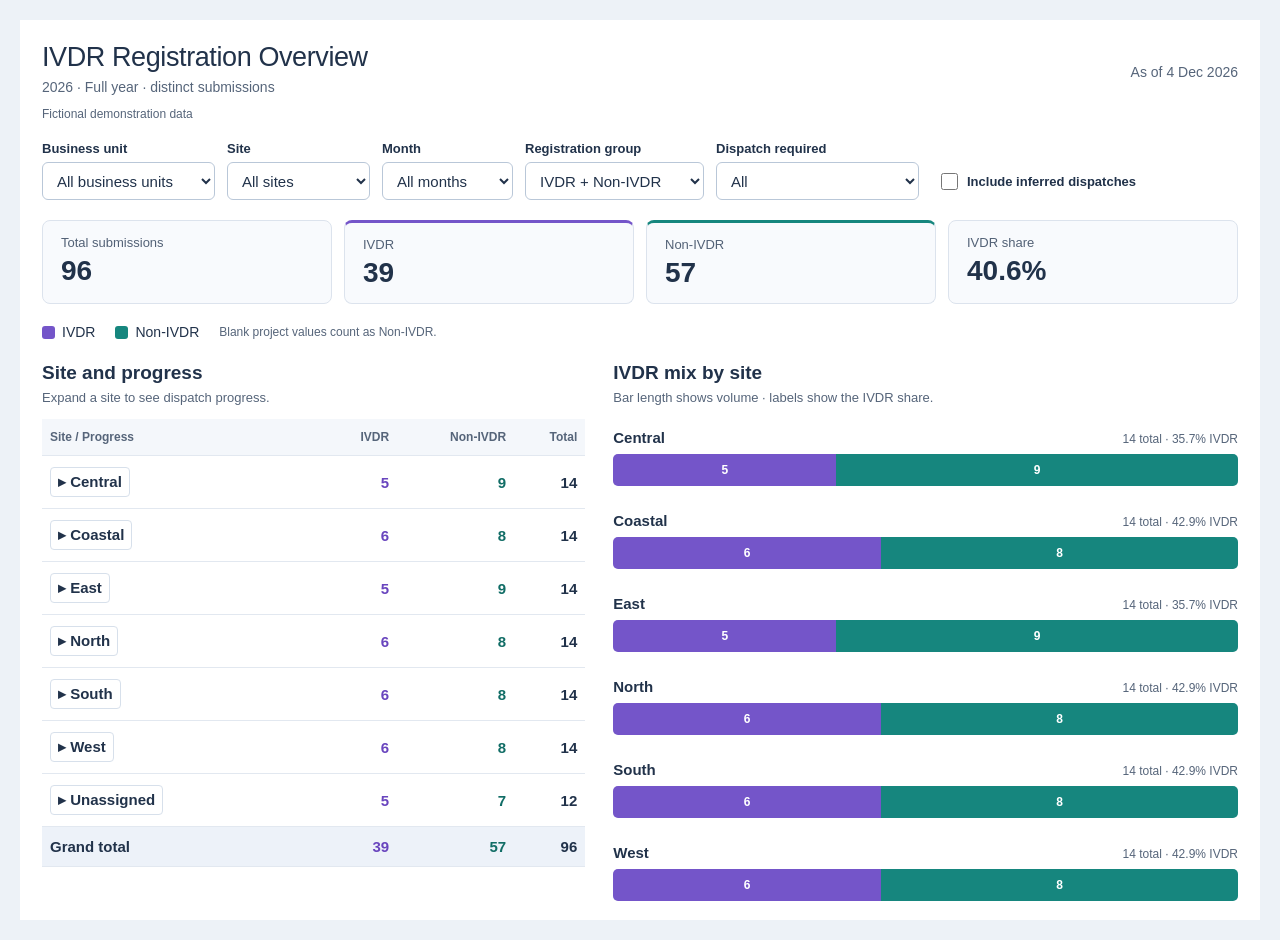
<file: ivdr-overview/ivdr-preview.html>
<!doctype html><html lang="en"><meta charset="utf-8"><meta name="viewport" content="width=device-width,initial-scale=1"><title>IVDR Registration Overview 1.2.1 — fictional demo</title><style>.ivdrOverview{--ivdr-font:'Wallace Sans','Segoe UI',Arial,sans-serif;font:15px var(--ivdr-font);color:#21324a;background:#fff;padding:22px;box-sizing:border-box;overflow:auto;container-type:inline-size;height:100%;width:100%}.ivdrOverview *{box-sizing:border-box}.ivdrOverview button,.ivdrOverview input,.ivdrOverview select,.ivdrOverview textarea{font:inherit}.ivdrOverview header{display:flex;align-items:center;justify-content:space-between;gap:20px;flex-wrap:wrap}.ivdrOverview h1{font-family:'Wallace Sans Light',var(--ivdr-font);font-size:27px;margin:0;font-weight:300;letter-spacing:-.4px}.ivdrOverview h2{font-size:19px;margin:0 0 6px}.ivdrOverview .subtitle,.ivdrOverview .asof{color:#56657a;margin:6px 0 0;font-size:14px}.ivdrOverview .demoNote{font-size:12px;color:#56657a}.ivdrOverview .controls{display:flex;gap:12px;flex-wrap:wrap;align-items:flex-end;margin:20px 0}.ivdrOverview label{display:flex;flex-direction:column;gap:6px;font-size:13px;font-weight:600}.ivdrOverview select{font:15px var(--ivdr-font);max-width:230px;min-height:38px;border:1px solid #b9c7d8;border-radius:6px;padding:6px 25px 6px 10px;background:white;color:#21324a}.ivdrOverview label.check{flex-direction:row;align-items:center;min-height:38px;padding:6px}.ivdrOverview input{accent-color:#7155c9;width:17px;height:17px}.ivdrOverview .summary{display:grid;grid-template-columns:repeat(4,minmax(0,1fr));gap:12px;margin:20px 0}.ivdrOverview .metric{border:1px solid #dce3ed;background:#f8fafd;border-radius:8px;padding:14px 18px;display:flex;flex-direction:column;gap:5px}.ivdrOverview .metric span{font-size:13px;color:#526176}.ivdrOverview .metric strong{font-size:28px;color:#21324a}.ivdrOverview .metric.ivdr{border-top:3px solid #7455c9}.ivdrOverview .metric.non{border-top:3px solid #16867e}.ivdrOverview .legend{display:flex;align-items:center;gap:20px;flex-wrap:wrap;margin:16px 0 22px;font-size:14px}.ivdrOverview .legend span{display:flex;align-items:center;gap:7px}.ivdrOverview i{display:inline-block;width:13px;height:13px;border-radius:3px}.ivdrOverview .ivdr{background:#7455c9}.ivdrOverview .non{background:#16867e}.ivdrOverview .metric.ivdr,.ivdrOverview .metric.non{background:#f8fafd}.ivdrOverview .muted{color:#56657a;font-size:12px}.ivdrOverview .comparisonLayout{display:grid;grid-template-columns:minmax(0,1fr) minmax(0,1.15fr);gap:28px}.ivdrOverview .tablePanel,.ivdrOverview .chartPanel{min-width:0}.ivdrOverview .hint{font-size:13px;color:#56657a;margin:0 0 14px}.ivdrOverview table{border-collapse:collapse;width:100%;font-size:15px}.ivdrOverview th{font-size:12px;color:#56657a;background:#f4f7fb}.ivdrOverview td,.ivdrOverview th{padding:11px 8px;text-align:right;border-bottom:1px solid #e2e8f0}.ivdrOverview td:first-child,.ivdrOverview th:first-child{text-align:left}.ivdrOverview th:first-child{width:52%}.ivdrOverview .expand{font:inherit;font-weight:600;cursor:pointer;padding:5px 7px;text-align:left;max-width:100%;border:1px solid #d7e0eb;border-radius:4px;background:#fff;color:inherit;overflow-wrap:anywhere}.ivdrOverview .ivdrText{color:#6945be;font-weight:600}.ivdrOverview .nonText{color:#116d66;font-weight:600}.ivdrOverview .totalNumber{font-weight:650}.ivdrOverview .progressRow{background:#f8fafd;font-size:13px}.ivdrOverview .progressRow td:first-child{padding-left:25px}.ivdrOverview .grandTotal{font-weight:700;background:#edf2f9}.ivdrOverview .chartRow{padding:10px 0 16px}.ivdrOverview .barHeading{display:flex;justify-content:space-between;gap:12px;margin-bottom:8px;align-items:baseline}.ivdrOverview .barHeading strong{font-size:15px;overflow-wrap:anywhere;max-width:60%}.ivdrOverview .barHeading span{font-size:12px;color:#56657a;text-align:right}.ivdrOverview .stack{border:0;display:flex;width:100%;height:32px;background:#f0f3f8;border-radius:5px;overflow:hidden;padding:0;cursor:pointer}.ivdrOverview .stack span{display:flex;align-items:center;justify-content:center;color:white;font-size:12px;font-weight:650;height:32px;flex-shrink:0}.ivdrOverview .stack:hover{box-shadow:0 0 0 2px #b5bfd0}.ivdrOverview .cleanup{margin-top:18px;border-left:3px solid #d7a950;background:#fffbf0;padding:12px 15px;font-size:13px}.ivdrOverview .cleanup p{margin:5px 0;line-height:1.5}.ivdrOverview details{margin-top:16px;font-size:13px;line-height:1.6}.ivdrOverview summary{cursor:pointer;font-weight:600}.ivdrOverview .checks ul{max-height:180px;overflow:auto}.ivdrOverview .notice{padding:14px;background:#fff1cf;border-radius:6px;line-height:1.5}.ivdrOverview :focus-visible{outline:3px solid #344764;outline-offset:3px}.ivdrOverview .empty{padding:24px;background:#f5f7fb;color:#56657a}@container(max-width:850px){.ivdrOverview .comparisonLayout{grid-template-columns:1fr}.ivdrOverview .summary{grid-template-columns:repeat(2,minmax(0,1fr))}.ivdrOverview h1{font-size:23px}}

.ivdrOverview .captureButton{font:600 17px var(--ivdr-font);padding:10px 18px;background:#173d67;color:white;border:0;border-radius:5px;cursor:pointer;margin:14px 0}.ivdrOverview.slideCapture{padding:0;overflow:hidden;container-type:normal;display:flex;align-items:center;justify-content:center}.ivdrOverview.slideCapture svg{display:block;width:100%;height:100%;font-family:var(--ivdr-font)}.ivdrOverview.slideCapture svg text{font-family:var(--ivdr-font);font-size:revert-layer;fill:revert-layer}
.ivdrOverview .mappingNote{font-size:14px;color:#765616;background:#fff8e8;padding:10px 12px}.ivdrOverview .notRequired{margin-top:18px;border-left:3px solid #64809c;background:#f0f5fa;padding:12px 15px;font-size:14px}.ivdrOverview .notRequired p{margin:5px 0;line-height:1.5}

.ivdrOverview.slideCapture svg .capture-title{font-family:'Wallace Sans Light',var(--ivdr-font);font-weight:300}
body{margin:20px;background:#edf2f7;font:15px "Wallace Sans","Segoe UI",Arial,sans-serif}#host{width:min(1400px,100%);margin:auto;height:900px}</style><div id="host"></div><script>(function(root,factory){const api=factory();if(typeof module==='object'&&module.exports)module.exports=api;else root.regulatoryDispatchRequired=api;})(typeof globalThis!=='undefined'?globalThis:this,function(){
 'use strict';
 const options=[{key:'all',label:'All'},{key:'true',label:'True — required'},{key:'false',label:'False — not required'},{key:'blank',label:'Blank — not recorded'},{key:'review',label:'Conflicting / invalid'},{key:'unmapped',label:'Field not mapped'}];
 function parse(value){
  if(value===null||value===undefined||typeof value==='string'&&!value.trim())return {kind:'blank',value:null};
  if(value===true||typeof value==='string'&&value.trim().toLowerCase()==='true')return {kind:'value',value:true};
  if(value===false||typeof value==='string'&&value.trim().toLowerCase()==='false')return {kind:'value',value:false};
  return {kind:'invalid',value:null};
 }
 function resolve(values=[],mapped=true){
  if(!mapped)return {key:'unmapped',kind:'unmapped',value:null,label:'Field not mapped',values:[],hasBlank:false};
  const known=new Set(),source=new Set();let invalid=false,hasBlank=false;
  for(const raw of values){const item=parse(raw);if(item.kind==='blank'){hasBlank=true;continue;}source.add(String(raw).trim());if(item.kind==='invalid')invalid=true;else known.add(item.value);}
  const rawValues=[...source].sort();
  if(known.size>1)return {key:'review',kind:'conflict',value:null,label:'Conflicting values',values:rawValues,hasBlank};
  if(invalid)return {key:'review',kind:'invalid',value:null,label:'Unrecognised value',values:rawValues,hasBlank};
  if(!known.size)return {key:'blank',kind:'blank',value:null,label:'Blank — not recorded',values:[],hasBlank};
  const value=[...known][0];return {key:String(value),kind:'value',value,label:value?'True — dispatch required':'False — dispatch not required',values:rawValues,hasBlank};
 }
 function bySubmission(rows,mapped=true){
  const groups=new Map();for(const row of rows){const id=String(row.SubID??'').trim();if(!id)continue;if(!groups.has(id))groups.set(id,[]);groups.get(id).push(row.DispatchRequired);}
  return new Map([...groups].map(([id,values])=>[id,resolve(values,mapped)]));
 }
 function matches(flag,key='all'){return key==='all'||flag?.key===key;}
 // Resolve against every received row for an ID before applying local filters.
 // A product, site or BU filter must never hide conflicting Boolean evidence.
 function filterRows(rows,key='all',mapped=true){const index=bySubmission(rows,mapped);return rows.filter(row=>matches(index.get(String(row.SubID??'').trim())||resolve([row.DispatchRequired],mapped),key));}
 return {options,parse,resolve,bySubmission,matches,filterRows};
});

const roadmapModule=(()=>{const dispatchModule=globalThis.regulatoryDispatchRequired;const dispatchRequired=dispatchModule.default||dispatchModule;
const dateRoles=['OriginalDispatch','LatestDispatch','ActualDispatch','ActualSubmission','ActualApproval'];
const statusRoles=['SubStatus','ROStatus'];
const roles=['SubID',...dateRoles,'Site','BusinessUnit',...statusRoles,'DispatchRequired'];
const categories=['Dispatched','In Progress / Expected','Unconfirmed','Inferred','Dispatch not required'];
function viewingDay(now=new Date()){return Date.UTC(now.getFullYear(),now.getMonth(),now.getDate());}
// Date fields are calendar dates. ISO timestamps use their written YYYY-MM-DD,
// never the viewer's timezone. Power BI Date objects use their UTC calendar parts.
function parseDay(value){
 if(value===null||value===undefined||value==='')return {kind:'blank'};
 let y,m,d;
 if(value instanceof Date){if(!Number.isFinite(+value))return {kind:'invalid'};y=value.getUTCFullYear();m=value.getUTCMonth()+1;d=value.getUTCDate();}
 else if(typeof value==='string'){
  const match=value.trim().match(/^(\d{4})-(\d{2})-(\d{2})(?:T\d{2}:\d{2}(?::\d{2}(?:\.\d+)?)?(?:Z|[+-]\d{2}:\d{2})?)?$/);
  if(!match)return {kind:'invalid'};[,y,m,d]=match.map(Number);
  if(value.includes('T')&&!Number.isFinite(Date.parse(value)))return {kind:'invalid'};
 }else return {kind:'invalid'};
 const n=Date.UTC(y,m-1,d),date=new Date(n);
 return date.getUTCFullYear()===y&&date.getUTCMonth()===m-1&&date.getUTCDate()===d?{kind:'date',day:n}:{kind:'invalid'};
}
function resolve(values){const valid=new Set();let invalid=false;for(const value of values){const p=parseDay(value);if(p.kind==='invalid')invalid=true;if(p.kind==='date')valid.add(p.day);}
 return invalid||valid.size>1?{kind:'issue'}:valid.size?{kind:'date',day:[...valid][0]}:{kind:'blank'};}
function mapTable(table){const columns=table?.columns||[],indices={};for(const role of roles){const a=columns.map((c,i)=>c.roles?.[role]?i:-1).filter(i=>i>=0);if(a.length>1)throw Error('Map only one column to '+role);if(a.length)indices[role]=a[0];}
 return {missing:indices.SubID===undefined,mappedRoles:Object.keys(indices),rows:(table?.rows||[]).map(r=>Object.fromEntries(roles.map(k=>[k,indices[k]===undefined?null:r[indices[k]]])))};
}
// Statuses describe delivered source data. They do not establish a milestone date
// or a completed dispatch, and an RO status is never copied to its submissions.
function resolveStatus(values,mapped){
 if(!mapped)return {kind:'unmapped',key:'unmapped',label:'Field not mapped',values:[]};
 const labels=new Map();
 for(const raw of values){const label=String(raw??'').trim().replace(/\s+/g,' ');if(!label)continue;const normalized=label.toLowerCase();if(!labels.has(normalized))labels.set(normalized,new Set());labels.get(normalized).add(label);}
 const entries=[...labels].sort(([a],[b])=>a.localeCompare(b)).map(([normalized,variants])=>({normalized,label:[...variants].sort()[0]}));
 if(!entries.length)return {kind:'blank',key:'blank',label:'Not recorded',values:[]};
 if(entries.length>1)return {kind:'conflict',key:'conflict',label:'Conflicting values',values:entries.map(e=>e.label)};
 return {kind:'value',key:'value:'+JSON.stringify(entries[0].normalized),label:entries[0].label,values:[entries[0].label]};
}
function summarize(rows,today=viewingDay(),includeInferred=false,businessUnit='*',options={}){
 const mappedRoles=options.mappedRoles===undefined?[...roles]:[...options.mappedRoles],mapped=new Set(mappedRoles);
 const dispatchFilter=options.dispatchRequired||'all',dispatchIndex=dispatchRequired.bySubmission(rows,mapped.has('DispatchRequired'));
 const unitKey=r=>String(r.BusinessUnit??'').trim()||null;
 const units=[...new Set(rows.map(unitKey))].sort((a,b)=>String(a).localeCompare(String(b)));
 // Select records by membership, then retain all delivered associations for those IDs.
 // This avoids hiding conflicting dates or multi-site membership in joined rows.
 const selected=new Set(rows.filter(r=>businessUnit==='*'||unitKey(r)===businessUnit).map(r=>String(r.SubID??'').trim()).filter(Boolean));
 rows=rows.filter(r=>{const id=String(r.SubID??'').trim();return (id?selected.has(id):businessUnit==='*'||unitKey(r)===businessUnit)&&dispatchRequired.matches(dispatchIndex.get(id)||dispatchRequired.resolve([r.DispatchRequired],mapped.has('DispatchRequired')),dispatchFilter);});
 const groups=new Map();let missingIdRows=0;
 for(const row of rows){const id=String(row.SubID??'').trim();if(!id){missingIdRows++;continue;}if(!groups.has(id))groups.set(id,[]);groups.get(id).push(row);}
 const year=new Date(today).getUTCFullYear(),zero=()=>categories.map(()=>0),months=Array.from({length:12},zero),totals=zero(),issues=[],excluded=[],missing=[],missingRecords=[],notRequiredOutside=[],notRequiredOutsideRecords=[],records=[],ambiguousSites=[],undatedInferred=[],sites=new Map();let outsideYear=0;
 for(const [id,list]of groups){const dates=Object.fromEntries(dateRoles.map(k=>[k,resolve(list.map(r=>r[k]))]));
  const bad=Object.entries(dates).filter(([,p])=>p.kind==='issue').map(([k])=>k);if(bad.length)issues.push({id,fields:bad});
  const evidence=['ActualSubmission','ActualApproval'].filter(k=>dates[k].kind==='date').map(k=>({field:k,day:dates[k].day}));
  const actualAbsent=dates.ActualDispatch.kind==='blank';
  const required=dispatchIndex.get(id),notRequired=required.value===false;
  const names=[...new Set(list.map(r=>String(r.Site??'').trim()).filter(Boolean))].sort();
  const siteKey=names.length>1?'ambiguous':names.length===1?'site:'+names[0]:'unassigned',site=names.length>1?'Multiple sites (unallocated)':names[0]||'Unassigned';
  const status={subStatus:resolveStatus(list.map(r=>r.SubStatus),mapped.has('SubStatus')),roStatus:resolveStatus(list.map(r=>r.ROStatus),mapped.has('ROStatus'))};
  const reviewPlan=dates.LatestDispatch.kind==='blank'?dates.OriginalDispatch:dates.LatestDispatch;
  const dateValues=Object.fromEntries(dateRoles.map(field=>[field,[...new Set(list.map(r=>r[field]).filter(value=>value!==null&&value!==undefined&&value!=='').map(value=>value instanceof Date&&Number.isFinite(+value)?value.toISOString():String(value)))].sort()]));
  const record={id,siteKey,site,sites:names,evidence,dateIssues:bad,dateValues,dispatchRequired:required,reviewPlannedDay:reviewPlan.kind==='date'?reviewPlan.day:null,planState:reviewPlan.kind,missingActual:actualAbsent&&!notRequired,...status};
  // Cleanup scope is independent of the inference toggle. Invalid/conflicting plans
  // are unusable but remain explicitly flagged. A valid plan in either field means
  // this is NOT a no-usable-dispatch-date record, even if a higher-priority field fails.
  const noPlan=dates.LatestDispatch.kind!=='date'&&dates.OriginalDispatch.kind!=='date';
  if(actualAbsent&&noPlan&&evidence.some(e=>new Date(e.day).getUTCFullYear()===year)){const outside={...record,month:null,category:notRequired?4:null,plannedDay:null,actualDay:null,outsideChart:true};if(notRequired){notRequiredOutside.push(id);notRequiredOutsideRecords.push(outside);}else{missing.push(id);missingRecords.push(outside);}}
  if(includeInferred&&!notRequired&&actualAbsent&&noPlan&&evidence.length)undatedInferred.push(id);
  let chosen=dates.ActualDispatch,cat=0;
  if(chosen.kind==='issue'){excluded.push(id);continue;}
  if(chosen.kind==='blank'){chosen=dates.LatestDispatch;cat=1;if(chosen.kind==='issue'){excluded.push(id);continue;}if(chosen.kind==='blank')chosen=dates.OriginalDispatch;if(chosen.kind==='issue'){excluded.push(id);continue;}if(chosen.kind==='blank')continue;if(chosen.day<today)cat=2;if(includeInferred&&evidence.length)cat=3;}
  if(notRequired)cat=4;
  const date=new Date(chosen.day);if(date.getUTCFullYear()!==year){outsideYear++;continue;}const month=date.getUTCMonth();months[month][cat]++;totals[cat]++;
  if(names.length>1)ambiguousSites.push({id,sites:names});
  if(!sites.has(siteKey))sites.set(siteKey,{key:siteKey,label:site,months:Array.from({length:12},zero),totals:zero(),total:0});
  const bucket=sites.get(siteKey);bucket.months[month][cat]++;bucket.totals[cat]++;bucket.total++;
  records.push({...record,month,category:cat,plannedDay:dates.ActualDispatch.kind==='date'?null:chosen.day,actualDay:dates.ActualDispatch.kind==='date'?chosen.day:null});
 }
 const total=totals.reduce((a,b)=>a+b,0);
 return {units,businessUnit,dispatchRequired:dispatchFilter,year,months,totals,total,average:total/12,percentages:totals.map(n=>total?n/total*100:0),missing,missingRecords,notRequiredOutside,notRequiredOutsideRecords,issues,excluded,outsideYear,missingIdRows,distinct:groups.size,today,records,sites:[...sites.values()].sort((a,b)=>a.label.localeCompare(b.label)),ambiguousSites,undatedInferred,includeInferred,mappedRoles};
}
;return {summarize,viewingDay,roles,categories}})();
const comparisonModule=(()=>{const {summarize,viewingDay,roles:roadmapRoles,categories}=roadmapModule;const dispatchModule=globalThis.regulatoryDispatchRequired;const dispatchRequired=dispatchModule.default||dispatchModule;
const dispatchRequiredOptions=dispatchRequired.options;
const roles=[...roadmapRoles.filter(role=>!['SubStatus','ROStatus'].includes(role)),'Project'];
const clean=v=>String(v??'').trim();
function isIVDR(value){
 const text=Array.isArray(value)?value.join(' '):clean(value);
 // Explicit Non-IVDR is negative; combination labels with a positive IVDR token are positive.
 return /\bivdr\b/i.test(text.replace(/\bnon[\s_-]*ivdr\b/gi,''));
}
function mapTable(table){const indices={};for(const role of roles){const matches=(table?.columns||[]).flatMap((c,i)=>c.roles?.[role]?[i]:[]);if(matches.length>1)throw Error('Map only one column to '+role);if(matches.length)indices[role]=matches[0];}
 return {missing:indices.SubID===undefined,missingProject:indices.Project===undefined,mappedRoles:Object.keys(indices),rows:(table?.rows||[]).map(row=>Object.fromEntries(roles.map(role=>[role,indices[role]===undefined?null:row[indices[role]]])))};
}
function compare(rows,today=viewingDay(),state={}){
 const businessUnit=state.businessUnit===undefined?'*':state.businessUnit,siteFilter=state.site??'*',classification=state.classification??'*',month=Number.isInteger(state.month)?state.month:-1,includeInferred=!!state.includeInferred;
 const dispatchRequiredMapped=state.dispatchRequiredMapped!==false,dispatchFilter=state.dispatchRequired??'all',dispatchFlags=dispatchRequired.bySubmission(rows,dispatchRequiredMapped);
 const groups=new Map();for(const row of rows){const id=clean(row.SubID);if(id){if(!groups.has(id))groups.set(id,[]);groups.get(id).push(row);}}
 const meta=new Map(),siteChoices=new Map();let missingIdRows=0;
 const units=[...new Set(rows.map(r=>clean(r.BusinessUnit)||null))].sort((a,b)=>String(a).localeCompare(String(b)));
 for(const [id,list]of groups){const names=[...new Set(list.map(r=>clean(r.Site)).filter(Boolean))].sort(),key=names.length>1?'ambiguous':names.length?'site:'+names[0]:'unassigned',label=names.length>1?'Multiple sites (unallocated)':names[0]||'Unassigned';
  const ivdr=list.some(r=>isIVDR(r.Project)),unitMatch=businessUnit==='*'||list.some(r=>(clean(r.BusinessUnit)||null)===businessUnit);
  meta.set(id,{key,label,ivdr,unitMatch});if(unitMatch)siteChoices.set(key,label);
 }
 const selected=new Set([...meta].filter(([id,m])=>m.unitMatch&&(siteFilter==='*'||m.key===siteFilter)&&(classification==='*'||m.ivdr===(classification==='ivdr'))&&dispatchRequired.matches(dispatchFlags.get(id),dispatchFilter)).map(([id])=>id));
 const scoped=rows.filter(r=>selected.has(clean(r.SubID)));
 // Rows without identifiers cannot be safely classified/associated as submissions.
 missingIdRows=rows.filter(r=>!clean(r.SubID)&&(businessUnit==='*'||(clean(r.BusinessUnit)||null)===businessUnit)).length;
 const base=summarize(scoped,today,includeInferred,'*',{mappedRoles:roles.filter(role=>dispatchRequiredMapped||role!=='DispatchRequired')}),records=base.records.filter(r=>month===-1||r.month===month),sites=new Map();
 for(const record of records){const m=meta.get(record.id);if(!sites.has(m.key))sites.set(m.key,{key:m.key,label:m.label,ivdr:0,non:0,total:0,progress:categories.map(()=>({ivdr:0,non:0,total:0}))});
  const s=sites.get(m.key),field=m.ivdr?'ivdr':'non';s[field]++;s.total++;s.progress[record.category][field]++;s.progress[record.category].total++;
 }
 const sorted=[...sites.values()].sort((a,b)=>b.total-a.total||a.label.localeCompare(b.label)),ivdr=sorted.reduce((n,s)=>n+s.ivdr,0),non=records.length-ivdr;
 const progress=categories.map((_,i)=>({ivdr:sorted.reduce((n,s)=>n+s.progress[i].ivdr,0),non:sorted.reduce((n,s)=>n+s.progress[i].non,0),total:sorted.reduce((n,s)=>n+s.progress[i].total,0)}));
 const outside=base.notRequiredOutsideRecords||[],outsideIVDR=outside.filter(record=>meta.get(record.id)?.ivdr).length;
 return {...base,records,sites:sorted,total:records.length,ivdr,non,share:records.length?ivdr/records.length*100:0,progress,units,siteChoices:[...siteChoices].map(([key,label])=>({key,label})).sort((a,b)=>a.label.localeCompare(b.label)),month,classification,missingIdRows,baseAnnualTotal:base.total,dispatchRequired:dispatchFilter,dispatchRequiredMapped,notRequiredOutsideIVDR:outsideIVDR,notRequiredOutsideNon:outside.length-outsideIVDR};
}
;return {compare,viewingDay,categories,dispatchRequiredOptions}})();
const {compare,viewingDay,categories,dispatchRequiredOptions}=comparisonModule;const months=['January','February','March','April','May','June','July','August','September','October','November','December'];
const el=(tag,text,cls)=>{const e=document.createElement(tag);if(text!==undefined)e.textContent=text;if(cls)e.className=cls;return e;};
const percent=n=>n.toFixed(1)+'%';
function render(root,rows,{now=new Date(),state={},onChange=(patch)=>{},expanded=new Set(),onExpansion=(key)=>{},notice='',projectMapped=true,dispatchRequiredMapped=true,synthetic=false}={}){
 const r=compare(projectMapped?rows:[],viewingDay(now),{...state,dispatchRequiredMapped});root.replaceChildren();root.className='ivdrOverview';const opts={now,state,onChange,expanded,onExpansion,notice,projectMapped,dispatchRequiredMapped,synthetic};const redraw=()=>render(root,rows,opts);if(root._slide&&projectMapped)return ivdrSlide(root,r,opts,redraw);root.onkeydown=null;
 const header=el('header'),titles=el('div');titles.append(el('h1','IVDR Registration Overview'),el('p',r.year+' · '+(r.month<0?'Full year':months[r.month])+' · distinct submissions','subtitle'));header.append(titles,el('span','As of '+now.toLocaleDateString('en-GB',{day:'numeric',month:'short',year:'numeric'}),'asof'));root.append(header);
 if(synthetic)root.append(el('p','Fictional demonstration data','demoNote'));
 if(notice)root.append(el('p',notice,'notice'));
 if(!projectMapped){root.append(el('p','Add the Regulatory Objective project field to Project before viewing this comparison. A missing field is not the same as a blank value.','notice'));return r;}
 const controls=el('div',undefined,'controls');
 function dropdown(label,key,options,value){const field=el('label',label),select=el('select');select.setAttribute('aria-label',label);if(!options.some(o=>JSON.stringify(o.value)===JSON.stringify(value)))options.push({value,label:String(value??'Unassigned')+' (no matching records)'});
  options.forEach(o=>{const option=el('option',o.label);option.value=JSON.stringify(o.value);select.append(option)});select.value=JSON.stringify(value);select.onchange=()=>onChange({[key]:JSON.parse(select.value)});field.append(select);controls.append(field);}
 dropdown('Business unit','businessUnit',[{value:'*',label:'All business units'},...r.units.map(value=>({value,label:value===null?'Unassigned':value}))],state.businessUnit===undefined?'*':state.businessUnit);
 dropdown('Site','site',[{value:'*',label:'All sites'},...r.siteChoices.map(s=>({value:s.key,label:s.label}))],state.site??'*');
 dropdown('Month','month',[{value:-1,label:'All months'},...months.map((label,value)=>({value,label}))],r.month);
 dropdown('Registration group','classification',[{value:'*',label:'IVDR + Non-IVDR'},{value:'ivdr',label:'IVDR'},{value:'non',label:'Non-IVDR'}],state.classification??'*');
 dropdown('Dispatch required','dispatchRequired',dispatchRequiredOptions.map(({key,label})=>({value:key,label})),r.dispatchRequired);
 const checkLabel=el('label',undefined,'check'),check=el('input');check.type='checkbox';check.checked=!!state.includeInferred;check.onchange=()=>onChange({includeInferred:check.checked});checkLabel.append(check,document.createTextNode('Include inferred dispatches'));controls.append(checkLabel);root.append(controls);
 if(!dispatchRequiredMapped)root.append(el('p','Dispatch required field not mapped. Existing dispatch rules apply; blank is not the same as False.','mappingNote'));
 const summary=el('div',undefined,'summary');for(const [label,value,cls]of [['Total submissions',r.total,''],['IVDR',r.ivdr,'ivdr'],['Non-IVDR',r.non,'non'],['IVDR share',percent(r.share),'']]){const card=el('div',undefined,'metric '+cls);card.append(el('span',label),el('strong',String(value)));summary.append(card)}root.append(summary);
 const legend=el('div',undefined,'legend');for(const [name,cls]of [['IVDR','ivdr'],['Non-IVDR','non']]){const label=el('span');label.append(el('i',undefined,cls),document.createTextNode(name));legend.append(label)}legend.append(el('span','Blank project values count as Non-IVDR.','muted'));root.append(legend);
 const layout=el('div',undefined,'comparisonLayout'),tablePanel=el('section',undefined,'tablePanel'),chartPanel=el('section',undefined,'chartPanel');layout.append(tablePanel,chartPanel);root.append(layout);
 tablePanel.append(el('h2','Site and progress'),el('p','Expand a site to see dispatch progress.','hint'));
 const table=el('table'),thead=el('thead'),head=el('tr');['Site / Progress','IVDR','Non-IVDR','Total'].forEach(name=>head.append(el('th',name)));thead.append(head);table.append(thead);const tbody=el('tbody');
 function counts(row,s){row.append(el('td',String(s.ivdr),'ivdrText'),el('td',String(s.non),'nonText'),el('td',String(s.total),'totalNumber'));}
 r.sites.forEach(s=>{const row=el('tr',undefined,'siteRow'),name=el('td'),button=el('button',(expanded.has(s.key)?'▾ ':'▸ ')+s.label,'expand');button.setAttribute('aria-expanded',String(expanded.has(s.key)));button.onclick=()=>onExpansion(s.key);name.append(button);row.append(name);counts(row,s);tbody.append(row);
  if(expanded.has(s.key))s.progress.forEach((p,i)=>{if(i===3&&!state.includeInferred)return;const sub=el('tr',undefined,'progressRow');sub.append(el('td',categories[i]));counts(sub,p);tbody.append(sub)});
 });
 const total=el('tr',undefined,'grandTotal');total.append(el('td','Grand total'));counts(total,r);tbody.append(total);table.append(tbody);tablePanel.append(table);
 chartPanel.append(el('h2','IVDR mix by site'),el('p','Bar length shows volume · labels show the IVDR share.','hint'));
 const max=Math.max(1,...r.sites.map(s=>s.total)),chart=el('div',undefined,'siteChart');chart.setAttribute('role','list');chartPanel.append(chart);
 r.sites.forEach(s=>{const row=el('div',undefined,'chartRow');row.setAttribute('role','listitem');const title=el('div',undefined,'barHeading');title.append(el('strong',s.label),el('span',s.total+' total · '+percent(s.ivdr/s.total*100)+' IVDR'));row.append(title);
  const bar=el('button',undefined,'stack');bar.setAttribute('aria-label',s.label+': '+s.ivdr+' IVDR, '+s.non+' Non-IVDR, '+s.total+' total. '+percent(s.ivdr/s.total*100)+' IVDR. Expand progress.');bar.setAttribute('aria-expanded',String(expanded.has(s.key)));bar.title=s.label+'\nIVDR: '+s.ivdr+'\nNon-IVDR: '+s.non+'\nTotal: '+s.total+'\n'+(r.month<0?'Full year':months[r.month])+' '+r.year;bar.onclick=()=>onExpansion(s.key);
  for(const [field,cls]of [['ivdr','ivdr'],['non','non']]){const segment=el('span',s[field]/max>=.07?String(s[field]):'',cls);segment.style.width=(s[field]/max*100)+'%';bar.append(segment)}row.append(bar);chart.append(row);
 });
 if(!r.total)chart.append(el('p','No submissions match this selection.','empty'));
 const totals=el('details',undefined,'progressTotals');totals.append(el('summary','Progress totals for this selection'));const text=categories.map((c,i)=>i===3&&!state.includeInferred?'':c+': '+r.progress[i].total).filter(Boolean).join(' · ');totals.append(el('p',text));root.append(totals);
 const notRequired=el('div',undefined,'notRequired');notRequired.append(el('strong','Dispatch not required: '+r.progress[4].total+' in the dated comparison'),el('p',r.notRequiredOutside.length+' additional '+r.year+' submissions without a usable dispatch date: '+r.notRequiredOutsideIVDR+' IVDR / '+r.notRequiredOutsideNon+' Non-IVDR. Outside dated totals; all months within selected filters.'));root.append(notRequired);
 const cleanup=el('div',undefined,'cleanup');cleanup.append(el('strong','Missing Dates — '+r.year+': '+r.missing.length),el('p','No usable dispatch date, but actual submission or approval occurred this year. Excludes Dispatch required = False. Scoped to all selected filters; all months, since no dispatch month is known.'));if(state.includeInferred)cleanup.append(el('p','Undated inferred: '+r.undatedInferred.length+' across all filtered years. Outside chart totals; may overlap Missing Dates.'));root.append(cleanup);
 const checks=el('details',undefined,'checks');checks.append(el('summary','Counting and data checks'),el('p','Each submission counts once. IVDR plus rebranding or UDI counts as IVDR; blanks and labels without IVDR count as Non-IVDR. Multiple sites are counted once as unallocated. Dispatch month and inference rules match the Roadmap.'));
 checks.append(el('p','Dispatch required preserves True, False and Blank. Only explicit False is Dispatch not required. Conflicting or unrecognised values remain review items and follow existing date rules. Dated False records remain in the IVDR / Non-IVDR totals.'));
 checks.append(el('p',r.excluded.length+' excluded for required-date issues · '+r.issues.length+' records with date issues (all filtered years) · '+r.ambiguousSites.length+' multi-site records (full year) · '+r.missingIdRows+' rows without an identifier (business-unit scope).'));
 const list=el('ul');r.issues.forEach(x=>list.append(el('li',x.id+': '+x.fields.join(', '))));r.ambiguousSites.forEach(x=>list.append(el('li',x.id+': '+x.sites.join(', '))));checks.append(list);root.append(checks);
 slideButton(root,redraw);return r;
}

function slideCanvas(root,title,subtitle,height,exit){
 root.replaceChildren();root.className+=' slideCapture';root.tabIndex=0;root.onkeydown=e=>{if(e.key==='Escape'){root._slide=false;exit()}};
 const canvas=document.createElementNS('http://www.w3.org/2000/svg','svg');canvas.setAttribute('viewBox','0 0 1200 '+height);canvas.setAttribute('role','img');canvas.setAttribute('aria-label',title+'. '+subtitle+'. Press Escape to return to controls.');canvas.setAttribute('preserveAspectRatio','xMidYMid meet');root.append(canvas);
 const shape=(tag,a={},value)=>{const n=document.createElementNS('http://www.w3.org/2000/svg',tag);for(const [k,v]of Object.entries(a))n.setAttribute(k,String(v));if(value!==undefined)n.textContent=String(value);if(a['font-size'])n.style.fontSize=a['font-size']+'px';if(a.fill)n.style.fill=a.fill;canvas.append(n);return n};
 const text=(x,y,t,size=22,fill='#24364b',anchor='start',weight=400)=>shape('text',{x,y,'font-size':size,fill,'text-anchor':anchor,'font-weight':weight},t);
 const rect=(x,y,w,h,fill)=>shape('rect',{x,y,width:w,height:h,fill});
 rect(0,0,1200,height,'white');text(24,44,title,34,'#122c49','start',300).setAttribute('class','capture-title');text(24,79,subtitle,20);
 return {text,rect,shape};
}
function slideButton(root,draw){const b=el('button','Screenshot mode');b.className='captureButton';b.title='Slide-ready layout. Press Escape to return to controls.';b.onclick=()=>{root._slide=true;draw();root.focus?.()};root.append(b)}

function ivdrSlide(root,r,o,exit){
 const height=Math.max(830,354+r.sites.length*58+150),unit=o.state.businessUnit===undefined||o.state.businessUnit==='*'?'All':o.state.businessUnit??'Unassigned',site=o.state.site&&o.state.site!=='*'?(r.siteChoices.find(s=>s.key===o.state.site)?.label||o.state.site):'All sites',group=o.state.classification==='ivdr'?'IVDR':o.state.classification==='non'?'Non-IVDR':'IVDR + Non-IVDR';
 const {text,rect}=slideCanvas(root,r.year+' Registration: IVDR vs Non-IVDR','Business unit: '+unit+' · '+site+' · '+(r.month<0?'Full year':months[r.month])+' · '+group,height,exit);
 text(24,111,'Inferred dispatches '+(o.state.includeInferred?'included':'excluded')+' · As of '+o.now.toLocaleDateString('en-GB')+(o.synthetic?' · Fictional demonstration data':''),19);text(24,140,'Dispatch required: '+(dispatchRequiredOptions.find(option=>option.key===r.dispatchRequired)?.label||'All')+(!o.dispatchRequiredMapped?' · Field not mapped':''),19);if(o.notice)text(24,height-90,o.notice,18,'#8a4b00');
 [['Total submissions',r.total],['IVDR',r.ivdr],['Non-IVDR',r.non],['IVDR share',percent(r.share)]].forEach(([label,value],i)=>{const x=24+i*294;rect(x,162,275,89,'#f1f5fa');text(x+14,190,label,21);text(x+14,233,value,35,'#122c49','start',700)});
 rect(24,274,17,17,'#7455c9');text(50,290,'IVDR',22);rect(155,274,17,17,'#16867e');text(181,290,'Non-IVDR',22);text(350,290,'Blank project values count as Non-IVDR',19);
 text(24,333,'Site',22);text(280,333,'IVDR',21,'#6945be','end');text(402,333,'Non-IVDR',21,'#116d66','end');text(509,333,'Total',21,'#24364b','end');text(558,333,'Volume by site',24,'#122c49','start',650);text(1174,333,'IVDR / Non-IVDR · IVDR %',19,'#24364b','end');
 const max=Math.max(1,...r.sites.map(s=>s.total));r.sites.forEach((s,i)=>{const y=378+i*58;rect(20,y-30,497,47,i%2?'#f2f5f9':'#fff');text(24,y,s.label.length>17?s.label.slice(0,16)+'…':s.label,22);text(280,y,s.ivdr,25,'#6945be','end',650);text(402,y,s.non,25,'#116d66','end',650);text(509,y,s.total,25,'#122c49','end',700);
 rect(558,y-16,356,22,'#edf2f7');rect(558,y-16,s.ivdr/max*356,22,'#7455c9');rect(558+s.ivdr/max*356,y-16,s.non/max*356,22,'#16867e');text(1174,y,s.ivdr+' / '+s.non+' · '+percent(s.total?s.ivdr/s.total*100:0),22,'#24364b','end',600)});
 const y=378+r.sites.length*58;rect(20,y-30,497,45,'#eaf0f8');text(24,y,'Grand total',22,'#122c49','start',700);text(280,y,r.ivdr,25,'#6945be','end',700);text(402,y,r.non,25,'#116d66','end',700);text(509,y,r.total,25,'#122c49','end',700);
 if(!r.total)text(558,392,'No submissions match this selection',23);
 text(24,height-60,'Dispatch not required: '+r.progress[4].total+' dated + '+r.notRequiredOutside.length+' without dispatch dates ('+r.notRequiredOutsideIVDR+' IVDR / '+r.notRequiredOutsideNon+' Non-IVDR)',19);
 text(24,height-30,'Missing Dates — '+r.year+': '+r.missing.length+' · All months within selected filters · Undated records outside totals',19);
 return r;
}

const year=new Date().getFullYear(),rows=Array.from({length:96},(_,i)=>({SubID:'DEMO-'+i,OriginalDispatch:year+'-'+String(i%12+1).padStart(2,'0')+'-12',ActualDispatch:i%3===0?year+'-'+String(i%12+1).padStart(2,'0')+'-14':null,ActualSubmission:i%4===1?year+'-06-01':null,Site:['North','Central','South','East','West','Coastal',null][Math.floor(i/7)%7],BusinessUnit:['ID','CMI','CSP','TOX'][Math.floor(i/3)%4],DispatchRequired:[true,false,null][i%3],Project:['IVDR','Rebranding',null,'UDI; IVDR','UDI'][i%5]}));rows.push({SubID:'UNDATED',ActualApproval:year+'-01-01',Site:'Northern site',BusinessUnit:'ID',Project:null},{SubID:'UNDATED-NOT-REQUIRED',DispatchRequired:false,ActualApproval:year+'-02-02',Site:'North',BusinessUnit:'ID',Project:'IVDR'});const root=document.querySelector('#host');let state={},expanded=new Set();function draw(){render(root,rows,{synthetic:true,state,expanded,onChange:patch=>{state={...state,...patch};draw()},onExpansion:key=>{expanded.has(key)?expanded.delete(key):expanded.add(key);draw()}})}draw();</script></html>
</file>
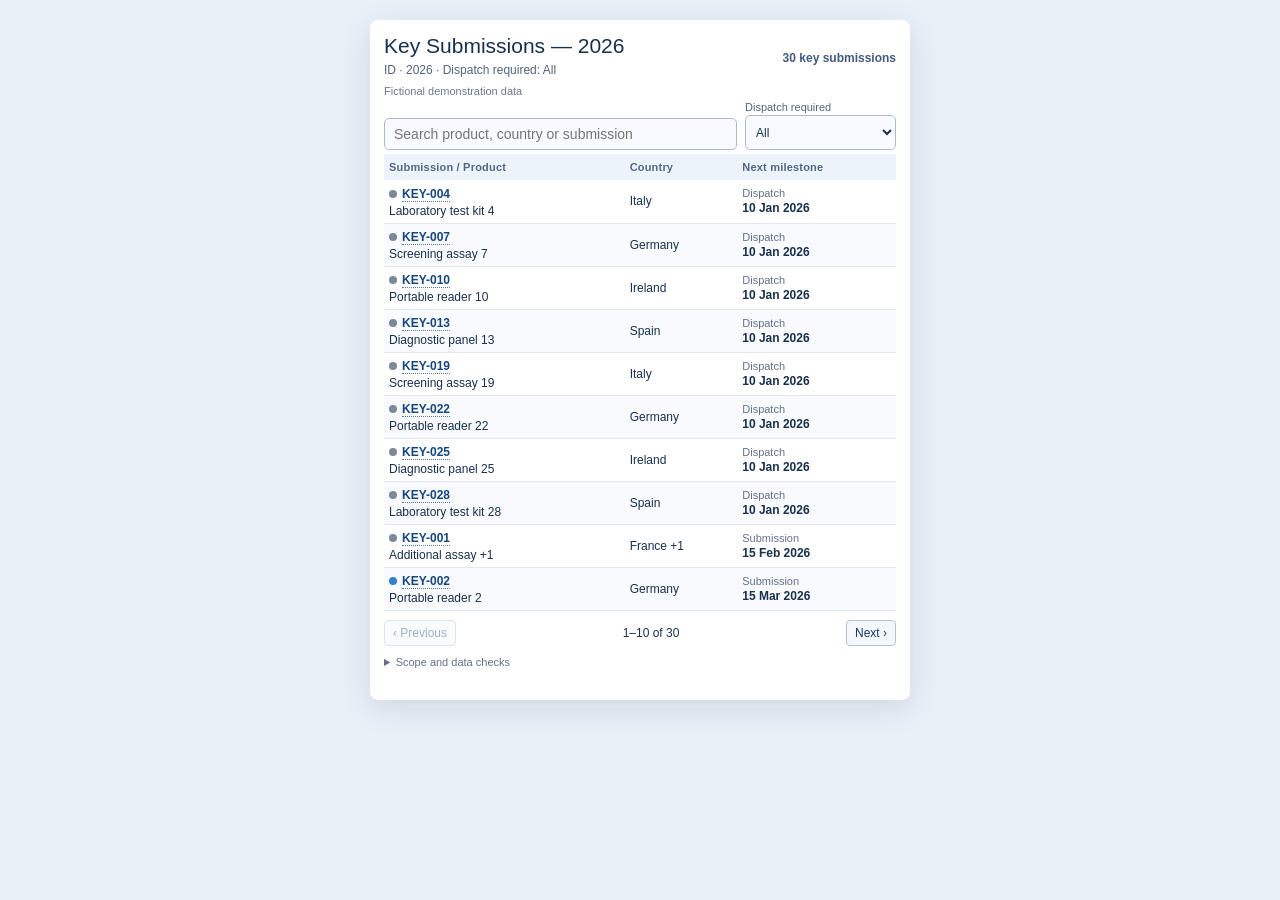
<file: key-submissions/key-preview.html>
<!doctype html><html lang="en"><meta charset="utf-8"><meta name="viewport" content="width=device-width,initial-scale=1"><title>Key Submissions 2026 — fictional demo</title><style>.keyView{font:14px 'Wallace Sans','Segoe UI',Arial,sans-serif;color:#19314c;background:#fff;box-sizing:border-box;padding:14px;position:relative;overflow:auto;container-type:inline-size;height:100%;width:100%;user-select:text}.keyView *{box-sizing:border-box}.keyView header{display:flex;align-items:center;justify-content:space-between;gap:12px}.keyView h1{font-family:'Wallace Sans Light','Wallace Sans','Segoe UI',Arial,sans-serif;font-weight:300;font-size:21px;line-height:1.15;margin:0}.keyView .scope{font-size:12px;color:#53657b;margin:5px 0}.keyView .tally{font-size:12px;color:#445b7e;white-space:nowrap}.keyView .controls{margin:10px 0}.keyView input{font:inherit;width:100%;border:1px solid #aabbd0;border-radius:5px;padding:7px 9px;background:#f8faff;color:inherit}.keyView table{width:100%;border-collapse:collapse;table-layout:fixed}.keyView th{text-align:left;font-size:11px;letter-spacing:.2px;color:#546782;background:#edf3fa;padding:7px 5px}.keyView th:nth-child(1){width:47%}.keyView th:nth-child(2){width:22%}.keyView th:nth-child(3){width:31%}.keyView td{padding:5px;border-bottom:1px solid #e2e8f1;height:43px;overflow:hidden;white-space:nowrap;text-overflow:ellipsis}.keyView tr:nth-child(even){background:#f8fafd}.keyView .record{font:600 12px 'Wallace Sans','Segoe UI',Arial,sans-serif;color:#15477e;border:0;border-bottom:1px dotted #567daa;background:transparent;padding:0;cursor:pointer;max-width:calc(100% - 17px);overflow:hidden;text-overflow:ellipsis;vertical-align:middle}.keyView .product{display:block;font-size:12px;overflow:hidden;text-overflow:ellipsis;margin-top:2px}.keyView .dot{display:inline-block;width:8px;height:8px;margin-right:5px;border-radius:50%}.keyView .dot.green{background:#168363}.keyView .dot.blue{background:#367dcc}.keyView .dot.amber{background:#b77c0b}.keyView .dot.red{background:#b84e55}.keyView .dot.grey{background:#7d8998}.keyView .country{font-size:12px}.keyView .milestone span{display:block;font-size:11px;color:#627189}.keyView .milestone strong{font-size:12px;font-weight:600}.keyView footer{display:flex;align-items:center;justify-content:space-between;margin-top:9px;font-size:12px;gap:6px}.keyView footer button,.keyView .close{border:1px solid #b3c3d7;background:#f4f7fc;color:#193b64;padding:5px 8px;border-radius:4px;cursor:pointer;font:inherit}.keyView button:disabled{opacity:.4;cursor:default}.keyView :focus-visible{outline:2px solid #397ddb;outline-offset:2px}.keyView .checks{font-size:11px;line-height:1.4;margin-top:9px;color:#61718a}.keyView .checks summary{cursor:pointer}.keyView .checks ul{max-height:140px;overflow:auto}.keyView .notice{background:#fff1d2;color:#614800;padding:10px;font-size:13px}.keyView .empty{padding:24px 8px;font-size:13px}.keyView .demo{font-size:11px;color:#6b7890;margin:3px 0}.keyView .detailPanel{position:absolute;inset:0;z-index:2;background:white;padding:18px;overflow:auto;border:1px solid #b7c8df;min-height:100%;user-select:text}.keyView .close{float:right}.keyView h2{margin:0 0 8px;font-size:20px}.keyView .status{font-weight:600}.keyView dl{font-size:14px;line-height:1.5;margin-top:16px}.keyView dt{font-size:12px;font-weight:600;color:#64738a;margin-top:12px}.keyView dd{margin:2px 0 0;white-space:pre-wrap;overflow-wrap:anywhere}@container(max-width:450px){.keyView h1{font-size:18px}.keyView .tally{white-space:normal;max-width:90px;text-align:right}}

.keyView .controls{display:flex;gap:8px}.keyView .controls input{min-width:0;flex:1}.keyView .controls select{font:12px 'Wallace Sans','Segoe UI',Arial,sans-serif;max-width:165px;min-width:95px;padding:6px;border:1px solid #aabbd0;border-radius:5px;background:#f8faff;color:#19314c}

.keyView .controls{align-items:flex-end;margin:6px 0}.keyView .controls label{display:flex;flex-direction:column;gap:2px;font-size:11px;color:#53657b}.keyView .controls select{min-height:35px}
.keyView td{padding:4px 5px}.keyView .controls{margin:4px 0}
body{margin:20px;background:#eaf0f8;font:14px 'Wallace Sans','Segoe UI',Arial,sans-serif}#host{width:min(540px,100%);height:680px;margin:auto;box-shadow:0 8px 30px #192e4820;border-radius:8px}</style><div id="host"></div><script>(function(root,factory){const api=factory();if(typeof module==='object'&&module.exports)module.exports=api;else root.regulatoryDispatchRequired=api;})(typeof globalThis!=='undefined'?globalThis:this,function(){
 'use strict';
 const options=[{key:'all',label:'All'},{key:'true',label:'True — required'},{key:'false',label:'False — not required'},{key:'blank',label:'Blank — not recorded'},{key:'review',label:'Conflicting / invalid'},{key:'unmapped',label:'Field not mapped'}];
 function parse(value){
  if(value===null||value===undefined||typeof value==='string'&&!value.trim())return {kind:'blank',value:null};
  if(value===true||typeof value==='string'&&value.trim().toLowerCase()==='true')return {kind:'value',value:true};
  if(value===false||typeof value==='string'&&value.trim().toLowerCase()==='false')return {kind:'value',value:false};
  return {kind:'invalid',value:null};
 }
 function resolve(values=[],mapped=true){
  if(!mapped)return {key:'unmapped',kind:'unmapped',value:null,label:'Field not mapped',values:[],hasBlank:false};
  const known=new Set(),source=new Set();let invalid=false,hasBlank=false;
  for(const raw of values){const item=parse(raw);if(item.kind==='blank'){hasBlank=true;continue;}source.add(String(raw).trim());if(item.kind==='invalid')invalid=true;else known.add(item.value);}
  const rawValues=[...source].sort();
  if(known.size>1)return {key:'review',kind:'conflict',value:null,label:'Conflicting values',values:rawValues,hasBlank};
  if(invalid)return {key:'review',kind:'invalid',value:null,label:'Unrecognised value',values:rawValues,hasBlank};
  if(!known.size)return {key:'blank',kind:'blank',value:null,label:'Blank — not recorded',values:[],hasBlank};
  const value=[...known][0];return {key:String(value),kind:'value',value,label:value?'True — dispatch required':'False — dispatch not required',values:rawValues,hasBlank};
 }
 function bySubmission(rows,mapped=true){
  const groups=new Map();for(const row of rows){const id=String(row.SubID??'').trim();if(!id)continue;if(!groups.has(id))groups.set(id,[]);groups.get(id).push(row.DispatchRequired);}
  return new Map([...groups].map(([id,values])=>[id,resolve(values,mapped)]));
 }
 function matches(flag,key='all'){return key==='all'||flag?.key===key;}
 // Resolve against every received row for an ID before applying local filters.
 // A product, site or BU filter must never hide conflicting Boolean evidence.
 function filterRows(rows,key='all',mapped=true){const index=bySubmission(rows,mapped);return rows.filter(row=>matches(index.get(String(row.SubID??'').trim())||resolve([row.DispatchRequired],mapped),key));}
 return {options,parse,resolve,bySubmission,matches,filterRows};
});

const dispatchRequired=globalThis.regulatoryDispatchRequired;
const dispatch=dispatchRequired.default||dispatchRequired;
const dispatchOptions=dispatch.options;
const roles=['SubID','ROID','KeySubmission','BusinessUnit','Product','Country','Site','SubStatus','OriginalDispatch','LatestDispatch','ActualDispatch','LatestSubmission','ActualSubmission','LatestApproval','ActualApproval','DispatchRequired'];
const dateRoles=roles.slice(8,15);
const clean=v=>String(v??'').trim();
const isKey=v=>/^key submissions?$/.test(clean(v).toLowerCase().replace(/[_-]+/g,' ').replace(/\s+/g,' '));
function day(v){if(v==null||v==='')return null;let y,m,d;if(v instanceof Date){if(!Number.isFinite(+v))return NaN;y=v.getUTCFullYear();m=v.getUTCMonth()+1;d=v.getUTCDate();}else {const s=clean(v),a=s.match(/^(\d{4})-(\d{2})-(\d{2})(?:T.*)?$/);if(!a||s.includes('T')&&!Number.isFinite(Date.parse(s)))return NaN;[,y,m,d]=a.map(Number);}const n=Date.UTC(y,m-1,d),dt=new Date(n);return dt.getUTCFullYear()===y&&dt.getUTCMonth()===m-1&&dt.getUTCDate()===d?n:NaN;}
function mapTable(table){const indices={},missing=[];for(const role of roles){const matches=(table?.columns||[]).flatMap((c,i)=>c.roles?.[role]?[i]:[]);if(matches.length>1)throw Error('Map only one column to '+role);if(matches.length)indices[role]=matches[0];}for(const k of ['SubID','KeySubmission','BusinessUnit'])if(indices[k]===undefined)missing.push(k);if(!dateRoles.some(k=>indices[k]!==undefined))missing.push('a dispatch, submission or approval date');return {missing,dispatchMapped:indices.DispatchRequired!==undefined,rows:(table?.rows||[]).map(row=>Object.fromEntries(roles.map(k=>[k,indices[k]===undefined?null:row[indices[k]]])))};}
function collect(rows,{dispatchFilter='all',dispatchMapped=true}={}){
 const groups=new Map();let unidentified=0;for(const r of rows){const id=clean(r.SubID);if(!id){if(isKey(r.KeySubmission)&&clean(r.BusinessUnit).toUpperCase()==='ID')unidentified++;continue;}if(!groups.has(id))groups.set(id,[]);groups.get(id).push(r);}
 const records=[],excluded=[],undated=[],outside=[],qualifying=[];
 for(const [id,list]of groups){if(!list.some(r=>isKey(r.KeySubmission))||!list.some(r=>clean(r.BusinessUnit).toUpperCase()==='ID'))continue;const required=dispatch.resolve(list.map(r=>r.DispatchRequired),dispatchMapped);if(!dispatch.matches(required,dispatchFilter))continue;qualifying.push(id);
  const values=k=>[...new Set(list.map(r=>clean(r[k])).filter(Boolean))].sort();const dates={},issues=[];
  for(const k of dateRoles){const vals=list.map(r=>day(r[k])),valid=[...new Set(vals.filter(v=>v!==null&&Number.isFinite(v)))];const issue=vals.some(Number.isNaN)||valid.length>1;dates[k]={value:issue?null:valid[0]??null,issue};if(issue)issues.push(k);}
  let chosen,source;for(const k of ['ActualDispatch','LatestDispatch','OriginalDispatch']){if(dates[k].issue||dates[k].value!==null){chosen=dates[k];source=k;break;}}
  let alternativeScope=false;if(!chosen&&required.value===false){for(const k of ['ActualSubmission','LatestSubmission','ActualApproval','LatestApproval'])if(dates[k].issue||dates[k].value!==null){chosen=dates[k];source=k;alternativeScope=true;break;}}
  if(chosen?.issue){excluded.push({id,reason:'Conflicting or invalid '+source});continue;}if(!chosen){undated.push(id);continue;}if(new Date(chosen.value).getUTCFullYear()!==2026){outside.push(id);continue;}
  let next='Dispatch',target=dates.LatestDispatch.value??dates.OriginalDispatch.value,complete=false;
  if(required.value===false||dates.ActualDispatch.value!==null){next='Submission';target=dates.LatestSubmission.value;if(dates.ActualSubmission.value!==null){next='Approval';target=dates.LatestApproval.value;}}
  if(dates.ActualApproval.value!==null){next='Approved';target=dates.ActualApproval.value;complete=true;}
  if(dates.ActualDispatch.issue||dates.ActualSubmission.issue||dates.ActualApproval.issue){next='Check dates';target=null;}
  if(next==='Dispatch'&&dates.LatestDispatch.issue)target=null;
  const statuses=values('SubStatus'),status=statuses.length===1?statuses[0]:statuses.length?'Multiple statuses':'Not provided';
  records.push({id,ros:values('ROID'),products:values('Product'),countries:values('Country'),sites:values('Site'),status,statuses,next,target,complete,dates,issues,scopeDate:chosen.value,scopeSource:source,alternativeScope,dispatchRequired:required});
 }
 records.sort((a,b)=>Number(a.complete)-Number(b.complete)||(a.target??Infinity)-(b.target??Infinity)||a.id.localeCompare(b.id));
 return {records,excluded,undated,outside,qualifying,unidentified};
}
function selectPage(records,{query='',page=0,size=10}={}){const q=query.trim().toLowerCase(),matches=records.filter(r=>[r.id,...r.ros,...r.products,...r.countries,...r.sites,r.status].join(' ').toLowerCase().includes(q)),pages=Math.max(1,Math.ceil(matches.length/size)),index=Math.min(Math.max(0,page),pages-1);return {matches,page:index,pages,rows:matches.slice(index*size,(index+1)*size)};}

const el=(tag,text,cls)=>{const n=document.createElement(tag);if(text!==undefined)n.textContent=text;if(cls)n.className=cls;return n;};
const fmt=n=>n===null?'Not provided':new Date(n).toLocaleDateString('en-GB',{day:'2-digit',month:'short',year:'numeric',timeZone:'UTC'});
const joined=a=>a.length?a.join('; '):'Not provided';
const short=a=>a.length?(a[0]+(a.length>1?' +'+(a.length-1):'')):'Not provided';
const color=s=>/^(completed|approved|ha received)$/i.test(s)?'green':/^(in progress|sent to health authority|distributed|ready for submission)$/i.test(s)?'blue':/^(deferred|on hold.*)$/i.test(s)?'amber':/^(rejected|withdrawn|inactive)$/i.test(s)?'red':'grey';
function render(root,rows,{state={query:'',page:0,selected:null,dispatchFilter:'all'},onChange=(patch)=>{},missing=[],notice='',synthetic=false,dispatchMapped=true}={}){
 const dispatchFilter=state.dispatchFilter||'all',dispatchLabel=dispatchOptions.find(o=>o.key===dispatchFilter)?.label||'All';
 root.replaceChildren();root.className='keyView';const header=el('header'),title=el('div');title.append(el('h1','Key Submissions — 2026'),el('p','ID · 2026 · Dispatch required: '+dispatchLabel,'scope'));header.append(title);root.append(header);
 if(synthetic)root.append(el('p','Fictional demonstration data','demo'));
 if(notice)root.append(el('p',notice,'notice'));if(missing.length){root.append(el('p','Add '+missing.join(', ')+' to show the correct key submissions.','notice'));return;}
 const result=collect(rows,{dispatchFilter,dispatchMapped}),view=selectPage(result.records,state);const tally=el('strong',result.records.length+' key submissions','tally');header.append(tally);
 const controls=el('div',undefined,'controls'),search=el('input');search.type='search';search.placeholder='Search product, country or submission';search.value=state.query||'';search.setAttribute('aria-label','Search key submissions');search.oninput=()=>onChange({query:search.value,page:0,selected:null});const dispatchSelect=el('select');dispatchSelect.setAttribute('aria-label','Dispatch required');dispatchSelect.title='Dispatch required';for(const option of dispatchOptions){const o=el('option',option.label);o.value=option.key;dispatchSelect.append(o);}dispatchSelect.value=dispatchFilter;dispatchSelect.onchange=()=>onChange({dispatchFilter:dispatchSelect.value,page:0,selected:null});const dispatchWrap=el('label','Dispatch required');dispatchWrap.append(dispatchSelect);controls.append(search,dispatchWrap);root.append(controls);
 const wrap=el('div',undefined,'tableWrap'),table=el('table'),head=el('tr');['Submission / Product','Country','Next milestone'].forEach(t=>head.append(el('th',t)));const thead=el('thead');thead.append(head);table.append(thead);const body=el('tbody');
 view.rows.forEach(r=>{const tr=el('tr'),main=el('td'),button=el('button',r.id,'record'),dot=el('span',undefined,'dot '+color(r.status));dot.title=r.status;dot.setAttribute('aria-label','Status: '+r.status);button.onclick=()=>onChange({selected:r.id});button.setAttribute('aria-label','Details for '+r.id);main.append(dot,button,el('span',short(r.products),'product'));main.title=joined(r.products)+'\nStatus: '+r.status;
 const country=el('td',short(r.countries),'country');country.title=joined(r.countries);const next=el('td',undefined,'milestone');next.append(el('span',r.next),el('strong',fmt(r.target)));next.title=r.next+' — '+fmt(r.target)+(r.issues.length?'\nDate issues: '+r.issues.join(', '):'');tr.append(main,country,next);body.append(tr)});table.append(body);wrap.append(table);root.append(wrap);
 if(!view.rows.length)root.append(el('p',result.records.length?'No key submissions match this search.':'No key submissions match ID, the selected dispatch requirement and the 2026 date rules.','empty'));
 const footer=el('footer'),prev=el('button','‹ Previous'),next=el('button','Next ›');prev.disabled=view.page===0;next.disabled=view.page===view.pages-1;prev.onclick=()=>onChange({page:view.page-1,selected:null});next.onclick=()=>onChange({page:view.page+1,selected:null});footer.append(prev,el('span',view.matches.length?((view.page*10+1)+'–'+(view.page*10+view.rows.length)+' of '+view.matches.length):'0 matches'),next);root.append(footer);
 const checks=el('details',undefined,'checks');checks.append(el('summary','Scope and data checks'),el('p','Only Key Submission records in ID. One row per submission. Year uses actual dispatch, latest planned dispatch, then original plan. Only when dispatch is explicitly False and all dispatch dates are blank, the alternative year reference uses actual submission, latest submission, actual approval, then latest approval. Invalid or conflicting higher-priority dates block fallback. No dispatch date is invented.'));
 checks.append(el('p',result.undated.length+' without a usable year reference · '+result.excluded.length+' excluded for date issues · '+result.outside.length+' outside 2026 · '+result.unidentified+' key ID rows without a submission ID. '+result.records.filter(r=>r.alternativeScope).length+' records use an alternative 2026 reference. Dispatch flag: '+(dispatchMapped?'mapped; blank and review values are not treated as False.':'field not mapped; existing date rules retained.')));
 const issueList=el('ul');result.excluded.forEach(x=>issueList.append(el('li',x.id+': '+x.reason)));result.undated.forEach(id=>issueList.append(el('li',id+': no usable date for year scope')));checks.append(issueList);root.append(checks);
 const record=result.records.find(r=>r.id===state.selected);if(record){const panel=el('section',undefined,'detailPanel');panel.setAttribute('role','dialog');panel.setAttribute('aria-label','Submission details');const close=el('button','Close details','close');close.onclick=()=>onChange({selected:null});panel.append(close,el('h2',record.id),el('p',record.status,'status '+color(record.status)));const dl=el('dl');const entries=[['Regulatory objectives',joined(record.ros)],['Products',joined(record.products)],['Countries',joined(record.countries)],['Sites',joined(record.sites)],['Business unit','ID'],['Key flag','Key Submission'],['Dispatch required',record.dispatchRequired.label],['Recorded dispatch flag values',joined(record.dispatchRequired.values)],['Next milestone',record.next+' · '+fmt(record.target)],['2026 scope',record.scopeSource+' · '+fmt(record.scopeDate)+(record.alternativeScope?' — alternative year reference; dispatch not required':' — dispatch year reference')],...dateRoles.map(k=>[k.replace(/([a-z])([A-Z])/g,'$1 $2'),record.dates[k].issue?'Conflicting or invalid values':fmt(record.dates[k].value)])];entries.forEach(([k,v])=>dl.append(el('dt',k),el('dd',v)));panel.append(dl);root.append(panel);close.focus?.();}
 return view;
}

const rows=Array.from({length:30},(_,i)=>({SubID:'KEY-'+String(i+1).padStart(3,'0'),ROID:'RO-'+String(i+1).padStart(3,'0'),KeySubmission:'Key Submissions',BusinessUnit:'ID',DispatchRequired:i%5===0?false:i%5===1?null:true,Product:['Diagnostic panel','Portable reader','Screening assay','Laboratory test kit'][i%4]+' '+(i+1),Country:['France','Germany','Spain','Italy','Ireland'][i%5],Site:['Northern site','Southern site'][i%2],SubStatus:['Planned','In Progress','Sent To Health Authority'][i%3],LatestDispatch:i===0?null:'2026-01-10',ActualDispatch:i%3?'2026-01-12':null,LatestSubmission:'2026-'+String(i%9+2).padStart(2,'0')+'-15',ActualSubmission:i%3===2?'2026-02-12':null,LatestApproval:'2026-11-20'}));rows.push({...rows[0],Product:'Additional assay',Country:'Portugal'});rows.push({...rows[1],SubID:'NON-KEY',KeySubmission:'Non-Key Submissions'});rows.push({...rows[1],SubID:'OTHER-BU',BusinessUnit:'CMI'});rows.push({...rows[1],SubID:'OTHER-YEAR',ActualDispatch:'2027-01-01'});const root=document.getElementById('host');let state={query:'',page:0,selected:null};function draw(){const active=document.activeElement,focused=active?.type==='search',cursor=focused?active.selectionStart:null;render(root,rows,{state,synthetic:true,onChange:patch=>{state={...state,...patch};draw();if(patch.selected)root.scrollTop=0}});if(focused&&!state.selected){const input=root.querySelector('input');input.focus();if(cursor!==null)input.setSelectionRange(cursor,cursor);}}draw();</script></html>
</file>
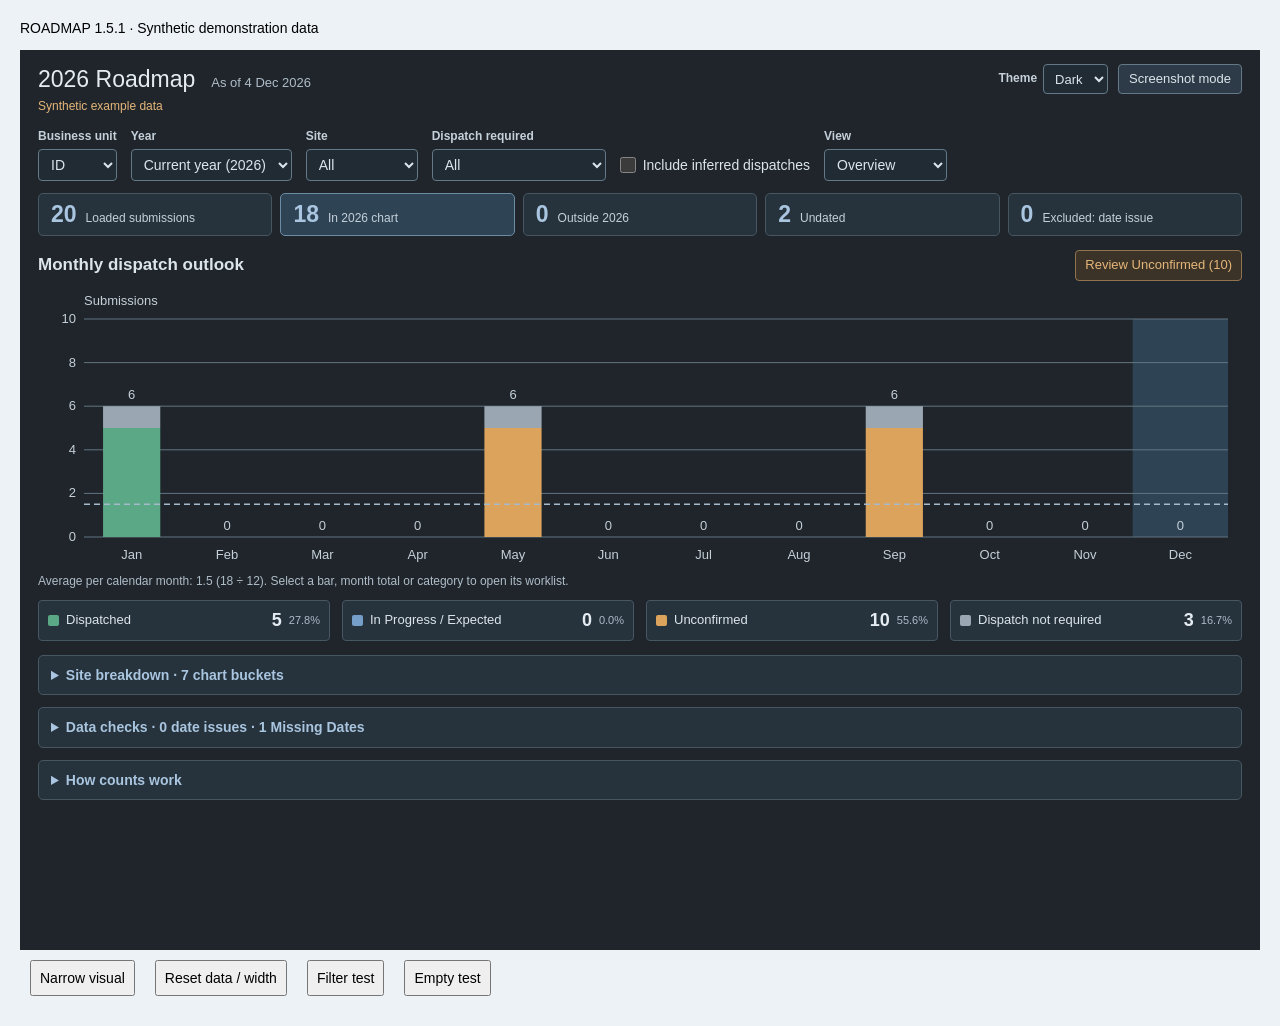
<file: roadmap/roadmap-preview.html>
<!doctype html><meta charset="utf-8"><title>Roadmap 1.5.1 — synthetic demo</title><style>.roadmap2026{--rm-font:'Wallace Sans','Segoe UI',Arial,sans-serif;--rm-bg:#fff;--rm-surface:#fff;--rm-soft:#f6f8fb;--rm-raised:#f3f6fa;--rm-alt:#fafbfd;--rm-selected:#edf4fc;--rm-detail:#f4f8fc;--rm-input:#fff;--rm-text:#25354a;--rm-heading:#122c49;--rm-accent:#173d67;--rm-link:#174f84;--rm-secondary:#43536a;--rm-muted:#526377;--rm-border:#dbe3ec;--rm-border-subtle:#e1e7ee;--rm-control-border:#9cabbc;--rm-hover-border:#7692b2;--rm-selected-border:#a6bdd7;--rm-focus:#1d4b78;--rm-warning:#8c4b0b;--rm-warning-bg:#fff8ee;--rm-warning-border:#c48820;--rm-conflict:#963b34;--rm-tooltip-bg:#24354c;--rm-tooltip-text:#fff;--rm-solid-bg:#173d67;--rm-solid-text:#fff;--rm-solid-hover:#255884;--rm-scroll-thumb:#a3b2c2;--rm-selection-bg:#b8d8f3;--rm-selection-text:#122c49;--rm-check:#2875d9}
.roadmap2026.roadmap-theme-dark{color-scheme:dark;--rm-bg:#1f252a;--rm-surface:#26333d;--rm-soft:#26333d;--rm-raised:#2c3b47;--rm-alt:#24313a;--rm-selected:#2e4354;--rm-detail:#283b48;--rm-input:#202b34;--rm-text:#dce5ec;--rm-heading:#e4ebf1;--rm-accent:#a9c5df;--rm-link:#a8c7e3;--rm-secondary:#c5d0da;--rm-muted:#afbdc9;--rm-border:#465762;--rm-border-subtle:#3c4d59;--rm-control-border:#647887;--rm-hover-border:#87a4bb;--rm-selected-border:#6c8ca5;--rm-focus:#a5c9eb;--rm-warning:#e5b679;--rm-warning-bg:#3b3328;--rm-warning-border:#91734d;--rm-conflict:#f0aba4;--rm-tooltip-bg:#d5e2ec;--rm-tooltip-text:#18252f;--rm-solid-bg:#456a88;--rm-solid-text:#f5f8fb;--rm-solid-hover:#537c9c;--rm-scroll-thumb:#667e90;--rm-selection-bg:#a8c7e3;--rm-selection-text:#172934;--rm-check:#7ca4c9}
.roadmap2026{color-scheme:light;scrollbar-color:var(--rm-scroll-thumb) var(--rm-bg);font:14px/1.45 var(--rm-font);color:var(--rm-text);background:var(--rm-bg);padding:14px 18px;width:100%;height:100%;overflow:auto;box-sizing:border-box;container-type:inline-size;overflow-anchor:none}
.roadmap2026 *{box-sizing:border-box}.roadmap2026 [hidden]{display:none}.roadmap2026 :focus-visible{outline:3px solid var(--rm-focus);outline-offset:2px}.roadmap2026 header{display:flex;align-items:center;justify-content:space-between;gap:12px}.roadmap2026 header>div{display:flex;align-items:baseline;gap:16px;flex-wrap:wrap}.roadmap2026 h1{font-family:'Wallace Sans Light',var(--rm-font);font-size:23px;line-height:1.25;font-weight:300;margin:0;color:var(--rm-heading)}.roadmap2026 h2{font-size:17px;margin:0}.roadmap2026 h3{font-size:17px;margin:0}.roadmap2026 h4{font-size:15px;margin:0 0 8px}.roadmap2026 header p{margin:0;font-size:13px;color:var(--rm-muted)}.roadmap2026 small{font-size:12px;color:var(--rm-muted);display:block;line-height:1.45}.roadmap2026 button,.roadmap2026 input,.roadmap2026 select,.roadmap2026 textarea{font:inherit;color:inherit}.roadmap2026 button{background:var(--rm-surface);border:1px solid var(--rm-control-border);border-radius:4px;padding:5px 9px;cursor:pointer;text-align:left;line-height:1.4}.roadmap2026 button:hover{background:var(--rm-selected);border-color:var(--rm-hover-border)}.roadmap2026 button:disabled,.roadmap2026 button[aria-disabled=true]{cursor:default;opacity:.45}.roadmap2026 select,.roadmap2026 input[type=search]{background:var(--rm-surface);border:1px solid var(--rm-control-border);border-radius:4px;padding:5px 8px;min-height:32px;max-width:100%}.roadmap2026 label{display:flex;gap:4px;flex-direction:column;min-width:0}.roadmap2026 label>span{font-size:12px;font-weight:600;color:var(--rm-secondary)}.roadmap2026 .controls{display:flex;gap:8px 14px;align-items:flex-end;flex-wrap:wrap;margin:12px 0}.roadmap2026 .controls select{max-width:230px}.roadmap2026 .inference-control{flex-direction:row;align-items:center;gap:7px;min-height:32px}.roadmap2026 .inference-control input{width:16px;height:16px;margin:0}.roadmap2026 .captureButton{font-size:13px;padding:5px 10px;white-space:nowrap;background:var(--rm-raised)}.roadmap2026 .notice{padding:7px 10px;background:var(--rm-warning-bg);margin:8px 0}.roadmap2026 .synthetic-label{color:var(--rm-warning);margin:4px 0}
.roadmap2026 .coverage{display:grid;grid-template-columns:repeat(5,minmax(0,1fr));gap:8px;margin:10px 0 14px}.roadmap2026 .coverage-item{display:flex;align-items:baseline;gap:9px;flex-wrap:wrap;padding:8px 12px;border:1px solid var(--rm-border);border-radius:5px;background:var(--rm-soft)}.roadmap2026 .coverage-item strong{font-size:23px;line-height:1.1;font-weight:650;color:var(--rm-accent)}.roadmap2026 .coverage-item span{font-size:12px;color:var(--rm-secondary)}.roadmap2026 .coverage .chart-total{background:var(--rm-selected);border-color:var(--rm-selected-border)}.roadmap2026 .chart-heading,.roadmap2026 .status-chart-heading{display:flex;align-items:center;justify-content:space-between;gap:12px;flex-wrap:wrap;margin:0 0 8px}.roadmap2026 .reviewShortcut{font-size:13px;color:var(--rm-warning);border-color:var(--rm-warning-border);background:var(--rm-warning-bg)}.roadmap2026 .overview-chart{width:100%;min-width:0}.roadmap2026 .chart,.roadmap2026 .status-chart-canvas{position:relative;overflow:auto;max-width:100%}.roadmap2026 svg{display:block}.roadmap2026 .chart>svg,.roadmap2026 .status-chart-canvas>svg{width:100%;min-width:560px;height:auto}.roadmap2026 svg text{font:13px var(--rm-font);fill:var(--rm-secondary)}.roadmap2026 svg [role=button]{cursor:pointer}.roadmap2026 svg [role=button]:hover{opacity:.82}.roadmap2026 svg [role=button]:focus-visible{outline:3px solid var(--rm-heading);outline-offset:2px}.roadmap2026 .average{margin:4px 0 10px;color:var(--rm-muted);font-size:12px}.roadmap2026 .legend{display:flex;gap:8px 12px;flex-wrap:wrap}.roadmap2026 .legend i{display:inline-block;flex:none;width:11px;height:11px;border-radius:2px}.roadmap2026 .legend button{display:flex;align-items:center;gap:7px;font-size:13px}.roadmap2026 .category-summary{margin:6px 0 14px}.roadmap2026 .category-summary button{flex:1 1 165px;padding:7px 9px;border-color:var(--rm-border)}.roadmap2026 .category-summary button>span{flex:1}.roadmap2026 .category-summary strong{font-size:18px;color:var(--rm-heading)}.roadmap2026 .category-summary small{font-size:11px}.roadmap2026 .tip{position:absolute;background:var(--rm-tooltip-bg);color:var(--rm-tooltip-text);padding:10px;border-radius:4px;max-width:280px;font-size:13px;white-space:pre-line;pointer-events:none;z-index:5}
.roadmap2026 details{margin:12px 0;border:1px solid var(--rm-border);border-radius:5px;background:var(--rm-surface)}.roadmap2026 summary{cursor:pointer;font-weight:600;font-size:14px;padding:9px 12px;color:var(--rm-accent)}.roadmap2026 details[open]>summary{border-bottom:1px solid var(--rm-border-subtle)}.roadmap2026 .definitions{background:var(--rm-soft)}.roadmap2026 .definitions>div{padding:10px 14px}.roadmap2026 .definitions p{margin:0 0 7px}.roadmap2026 .definitions p:last-child{margin-bottom:0}.roadmap2026 .data-checks>p,.roadmap2026 .data-checks>button,.roadmap2026 .data-checks>ul{margin:10px 12px}.roadmap2026 .data-checks ul{max-height:220px;overflow:auto}.roadmap2026 .site-table-frame{overflow:auto;max-height:400px}.roadmap2026 table{border-collapse:separate;border-spacing:0;width:100%;font-size:13px}.roadmap2026 th,.roadmap2026 td{padding:7px 10px;border-bottom:1px solid var(--rm-border-subtle);vertical-align:top;text-align:right;line-height:1.45}.roadmap2026 th{font-size:12px;font-weight:600;color:var(--rm-secondary);background:var(--rm-raised)}.roadmap2026 th:first-child,.roadmap2026 td:first-child{text-align:left}.roadmap2026 .total{font-weight:650;background:var(--rm-selected)}.roadmap2026 .sites table{min-width:620px;table-layout:fixed}.roadmap2026 .sites th{white-space:normal;overflow-wrap:anywhere}.roadmap2026 .sites th:first-child{width:28%}.roadmap2026 .sites td:first-child button{white-space:normal;overflow-wrap:anywhere;border:0;background:transparent;padding:2px 0}.roadmap2026 .sites th{position:sticky;top:0;z-index:1}.roadmap2026 .sites>small{padding:8px 12px}.roadmap2026 .count-link{color:var(--rm-link);font-weight:600;border:0;text-decoration:underline;text-underline-offset:3px;padding:2px 5px;background:transparent}.roadmap2026 .monthRow{background:var(--rm-alt);color:var(--rm-muted)}.roadmap2026 .monthRow td:first-child{padding-left:30px}
.roadmap2026 .review-heading{margin:10px 0 5px}.roadmap2026 .review-heading h2{font-size:20px}.roadmap2026 .review-context{font-size:13px;color:var(--rm-muted);margin:0 0 10px}.roadmap2026 .mapping-notice{padding:9px 12px;border-left:4px solid var(--rm-warning-border);background:var(--rm-warning-bg);font-size:13px}.roadmap2026 .review-filters{display:flex;flex-wrap:wrap;gap:8px 12px;align-items:flex-end;padding:10px;background:var(--rm-soft);border:1px solid var(--rm-border);border-radius:5px}.roadmap2026 .review-filters label{flex:1 1 155px;max-width:290px}.roadmap2026 .review-filters select,.roadmap2026 .review-filters input{width:100%;min-width:0;font-size:13px}.roadmap2026 .review-filters button{font-size:12px;min-height:32px}.roadmap2026 .review-scope-note{color:var(--rm-muted);font-size:12px;margin:7px 0 10px}.roadmap2026 .drill-context{display:flex;gap:10px;align-items:center;flex-wrap:wrap;padding:6px 0;color:var(--rm-secondary);font-size:12px}.roadmap2026 .drill-context button{font-size:12px}.roadmap2026 .status-chart{margin:12px 0 8px;padding:10px;border:1px solid var(--rm-border);border-radius:5px;background:var(--rm-surface)}.roadmap2026 .status-chart-heading label{flex-direction:row;align-items:center;font-size:13px;gap:8px}.roadmap2026 .status-chart-heading h3{font-size:17px}.roadmap2026 .status-legend{margin:8px 0 4px}.roadmap2026 .status-legend button{max-width:100%;overflow-wrap:anywhere;align-items:flex-start;background:var(--rm-surface);border-color:transparent;padding:3px 4px}.roadmap2026 .status-legend i{margin-top:4px}.roadmap2026 .status-chart-note{margin:4px 0 0;color:var(--rm-muted);font-size:12px}
.roadmap2026 .submission-worklist{margin:10px 0 14px;padding:10px;border:1px solid var(--rm-border);border-radius:5px;background:var(--rm-surface);user-select:text}.roadmap2026 .worklist-heading{display:flex;gap:12px;align-items:center;flex-wrap:wrap;margin-bottom:8px}.roadmap2026 .worklist-heading h3{font-size:17px}.roadmap2026 .review-count{font-size:14px;font-weight:650;color:var(--rm-accent)}.roadmap2026 .copy-ids{margin-left:auto}.roadmap2026 .copy-ids,.roadmap2026 .close-worklist{font-size:12px}.roadmap2026 .copy-status{display:block;font-size:12px;color:var(--rm-secondary);line-height:1.5}.roadmap2026 .copy-status:not(:empty){margin:6px 0 8px}.roadmap2026 .copy-fallback{display:block;width:100%;max-width:480px;padding:8px;margin-top:6px;border:1px solid var(--rm-control-border);border-radius:4px;font-size:13px}.roadmap2026 .worklist-frame{overflow:auto;max-height:420px;margin-top:8px;border:1px solid var(--rm-border);border-radius:4px;overflow-anchor:none}.roadmap2026 .status-worklist{min-width:1180px;font-size:13px;table-layout:fixed}.roadmap2026 .status-worklist td,.roadmap2026 .status-worklist th{text-align:left;vertical-align:top;padding:8px 9px;overflow-wrap:anywhere;white-space:normal}.roadmap2026 .status-worklist th{position:sticky;top:0;z-index:2;background:var(--rm-selected);padding:0}.roadmap2026 .status-worklist th button{display:block;width:100%;height:100%;border:0;border-radius:0;background:var(--rm-selected);padding:9px;font-size:12px;font-weight:600;white-space:normal;overflow-wrap:anywhere}.roadmap2026 .status-worklist th:nth-child(1){width:14%}.roadmap2026 .status-worklist th:nth-child(2){width:13%}.roadmap2026 .status-worklist th:nth-child(3){width:13%}.roadmap2026 .status-worklist th:nth-child(4){width:10%}.roadmap2026 .status-worklist th:nth-child(5),.roadmap2026 .status-worklist th:nth-child(6){width:16%}.roadmap2026 .status-worklist th:nth-child(7),.roadmap2026 .status-worklist th:nth-child(8){width:9%}.roadmap2026 .status-worklist tbody tr[data-submission-id]:nth-child(even){background:var(--rm-alt)}.roadmap2026 .record-toggle{font-weight:650;border:0;color:var(--rm-link);padding:0;background:transparent;overflow-wrap:anywhere}.roadmap2026 .status-worklist small{margin-top:4px;font-size:11px}.roadmap2026 .completed-missing,.roadmap2026 .date-issue{color:var(--rm-warning);font-weight:600}.roadmap2026 [data-status-kind=conflict]{color:var(--rm-conflict)}.roadmap2026 [data-status-kind=blank],.roadmap2026 [data-status-kind=unmapped]{color:var(--rm-muted)}.roadmap2026 .status-dot{display:inline-block;width:8px;height:8px;min-width:8px;border-radius:50%;margin:0 5px 1px 0}.roadmap2026 .record-detail>td{background:var(--rm-detail);padding:12px 16px;max-width:none}.roadmap2026 .record-details{max-width:1000px;white-space:normal;line-height:1.5}.roadmap2026 .record-details p{margin:6px 0 10px}.roadmap2026 .record-details dl{display:grid;grid-template-columns:230px minmax(0,1fr);margin:10px 0;gap:0}.roadmap2026 .record-details dt,.roadmap2026 .record-details dd{padding:7px 10px;margin:0;border-bottom:1px solid var(--rm-border);overflow-wrap:anywhere}.roadmap2026 .record-details dt{font-weight:600}.roadmap2026 .record-details dd>span{display:block}.roadmap2026 .record-details ul{margin:3px 0 0;padding-left:18px}.roadmap2026 .review-paging{display:flex;align-items:center;justify-content:space-between;gap:10px;margin:9px 0;font-size:12px}.roadmap2026 .review-paging button{font-size:12px;background:var(--rm-raised)}.roadmap2026 .status-summary{display:grid;grid-template-columns:minmax(0,1fr) minmax(0,1fr);gap:16px;padding:12px}.roadmap2026 .status-summary section{border:1px solid var(--rm-border);border-radius:4px;overflow:hidden}.roadmap2026 .status-summary h3{font-size:15px;padding:8px 10px;background:var(--rm-raised)}.roadmap2026 .status-summary table{table-layout:fixed}.roadmap2026 .status-summary th:first-child{width:58%}.roadmap2026 .status-summary td{overflow-wrap:anywhere}.roadmap2026 .review-explanation{font-size:12px;line-height:1.5;padding:0 12px 10px;color:var(--rm-muted);margin:0}
.roadmap2026.slideCapture{padding:0;overflow:auto;container-type:normal;position:relative}.roadmap2026.slideCapture>svg{display:block;width:100%;min-width:760px;height:auto;font-family:var(--rm-font)}.roadmap2026.slideCapture svg text{font-family:var(--rm-font)}.roadmap2026 .capture-exit{position:sticky;top:8px;float:right;z-index:8;margin:8px 10px -40px 0;background:var(--rm-solid-bg);color:var(--rm-solid-text);border:0;padding:7px 12px}.roadmap2026 .capture-exit:hover{background:var(--rm-solid-hover)}
@container(max-width:850px){.roadmap2026 .coverage{grid-template-columns:repeat(3,minmax(0,1fr))}.roadmap2026 .coverage-item{padding:7px 9px}.roadmap2026 .status-summary{grid-template-columns:1fr}.roadmap2026 .controls{gap:8px 10px}.roadmap2026 .controls label{flex:1 1 150px}.roadmap2026 .controls select{max-width:100%;width:100%}.roadmap2026 .controls .inference-control{flex:1 1 215px}.roadmap2026 .review-filters label{max-width:none}.roadmap2026 .category-summary button{flex-basis:180px}}
@container(max-width:520px){.roadmap2026 .coverage{grid-template-columns:repeat(2,minmax(0,1fr))}.roadmap2026 .coverage-item strong{font-size:20px}.roadmap2026 header{align-items:flex-start}.roadmap2026 header>div{gap:3px}.roadmap2026 h1{font-size:21px}.roadmap2026 .captureButton{max-width:110px;white-space:normal}.roadmap2026 .copy-ids{margin-left:0}.roadmap2026 .review-paging{flex-wrap:wrap}.roadmap2026 .record-details dl{grid-template-columns:190px minmax(0,1fr)}}
.roadmap2026 ::selection{background:var(--rm-selection-bg);color:var(--rm-selection-text)}.roadmap2026 input[type=checkbox]{accent-color:var(--rm-check)}.roadmap2026 select,.roadmap2026 input[type=search],.roadmap2026 textarea{background:var(--rm-input);color:var(--rm-text)}.roadmap2026 input::placeholder,.roadmap2026 textarea::placeholder{color:var(--rm-muted);opacity:1}.roadmap2026 option{background:var(--rm-input);color:var(--rm-text)}.roadmap2026 .status-worklist th[aria-sort=ascending] button,.roadmap2026 .status-worklist th[aria-sort=descending] button{background:var(--rm-selected);color:var(--rm-heading)}.roadmap2026 .header-actions{display:flex;align-items:center;gap:10px;flex-wrap:wrap;justify-content:flex-end}.roadmap2026 .theme-control label{display:flex;align-items:center;flex-direction:row;gap:6px}.roadmap2026 .theme-control select{font-size:13px;min-height:30px;padding:4px 7px}.roadmap2026 .theme-control label>span{font-size:12px}.roadmap2026 .capture-toolbar{position:sticky;top:8px;float:right;z-index:8;display:flex;align-items:center;gap:10px;margin:8px 10px -42px 0;padding:4px 6px;background:var(--rm-bg);border:1px solid var(--rm-border);border-radius:5px}.roadmap2026 .capture-toolbar .capture-exit{position:static;float:none;margin:0}.roadmap2026 .capture-toolbar .theme-control{margin:0}.roadmap2026 .tip{border:1px solid var(--rm-border)}
@container(max-width:520px){.roadmap2026 .header-actions{gap:6px;max-width:190px}.roadmap2026 .theme-control select{width:78px}.roadmap2026 .header-actions .captureButton{max-width:130px}}

.roadmap2026.slideCapture svg .capture-title{font-family:'Wallace Sans Light',var(--rm-font);font-weight:300}
body{margin:20px;background:#edf2f7;font:14px "Wallace Sans","Segoe UI",Arial,sans-serif}#host{width:min(1320px, 100%);height:900px}body>button{font:inherit;margin:10px;padding:8px}</style><p>ROADMAP 1.5.1 · Synthetic demonstration data</p><div id="host"></div><button id="resize">Narrow visual</button><button id="reset">Reset data / width</button><button id="filter">Filter test</button><button id="empty">Empty test</button><script>(function(root,factory){const api=factory();if(typeof module==='object'&&module.exports)module.exports=api;else root.regulatoryDispatchRequired=api;})(typeof globalThis!=='undefined'?globalThis:this,function(){
 'use strict';
 const options=[{key:'all',label:'All'},{key:'true',label:'True — required'},{key:'false',label:'False — not required'},{key:'blank',label:'Blank — not recorded'},{key:'review',label:'Conflicting / invalid'},{key:'unmapped',label:'Field not mapped'}];
 function parse(value){
  if(value===null||value===undefined||typeof value==='string'&&!value.trim())return {kind:'blank',value:null};
  if(value===true||typeof value==='string'&&value.trim().toLowerCase()==='true')return {kind:'value',value:true};
  if(value===false||typeof value==='string'&&value.trim().toLowerCase()==='false')return {kind:'value',value:false};
  return {kind:'invalid',value:null};
 }
 function resolve(values=[],mapped=true){
  if(!mapped)return {key:'unmapped',kind:'unmapped',value:null,label:'Field not mapped',values:[],hasBlank:false};
  const known=new Set(),source=new Set();let invalid=false,hasBlank=false;
  for(const raw of values){const item=parse(raw);if(item.kind==='blank'){hasBlank=true;continue;}source.add(String(raw).trim());if(item.kind==='invalid')invalid=true;else known.add(item.value);}
  const rawValues=[...source].sort();
  if(known.size>1)return {key:'review',kind:'conflict',value:null,label:'Conflicting values',values:rawValues,hasBlank};
  if(invalid)return {key:'review',kind:'invalid',value:null,label:'Unrecognised value',values:rawValues,hasBlank};
  if(!known.size)return {key:'blank',kind:'blank',value:null,label:'Blank — not recorded',values:[],hasBlank};
  const value=[...known][0];return {key:String(value),kind:'value',value,label:value?'True — dispatch required':'False — dispatch not required',values:rawValues,hasBlank};
 }
 function bySubmission(rows,mapped=true){
  const groups=new Map();for(const row of rows){const id=String(row.SubID??'').trim();if(!id)continue;if(!groups.has(id))groups.set(id,[]);groups.get(id).push(row.DispatchRequired);}
  return new Map([...groups].map(([id,values])=>[id,resolve(values,mapped)]));
 }
 function matches(flag,key='all'){return key==='all'||flag?.key===key;}
 // Resolve against every received row for an ID before applying local filters.
 // A product, site or BU filter must never hide conflicting Boolean evidence.
 function filterRows(rows,key='all',mapped=true){const index=bySubmission(rows,mapped);return rows.filter(row=>matches(index.get(String(row.SubID??'').trim())||resolve([row.DispatchRequired],mapped),key));}
 return {options,parse,resolve,bySubmission,matches,filterRows};
});
;const dispatchModule=globalThis.regulatoryDispatchRequired,dispatchUI=dispatchModule;const dispatchRequired=dispatchModule.default||dispatchModule;
const dateRoles=['OriginalDispatch','LatestDispatch','ActualDispatch','ActualSubmission','ActualApproval'];
const statusRoles=['SubStatus','ROStatus'];
const roles=['SubID',...dateRoles,'Site','BusinessUnit',...statusRoles,'DispatchRequired'];
const categories=['Dispatched','In Progress / Expected','Unconfirmed','Inferred','Dispatch not required'];
function viewingDay(now=new Date()){return Date.UTC(now.getFullYear(),now.getMonth(),now.getDate());}
// Date fields are calendar dates. ISO timestamps use their written YYYY-MM-DD,
// never the viewer's timezone. Power BI Date objects use their UTC calendar parts.
function parseDay(value){
 if(value===null||value===undefined||value==='')return {kind:'blank'};
 let y,m,d;
 if(value instanceof Date){if(!Number.isFinite(+value))return {kind:'invalid'};y=value.getUTCFullYear();m=value.getUTCMonth()+1;d=value.getUTCDate();}
 else if(typeof value==='string'){
  const match=value.trim().match(/^(\d{4})-(\d{2})-(\d{2})(?:T\d{2}:\d{2}(?::\d{2}(?:\.\d+)?)?(?:Z|[+-]\d{2}:\d{2})?)?$/);
  if(!match)return {kind:'invalid'};[,y,m,d]=match.map(Number);
  if(value.includes('T')&&!Number.isFinite(Date.parse(value)))return {kind:'invalid'};
 }else return {kind:'invalid'};
 const n=Date.UTC(y,m-1,d),date=new Date(n);
 return date.getUTCFullYear()===y&&date.getUTCMonth()===m-1&&date.getUTCDate()===d?{kind:'date',day:n}:{kind:'invalid'};
}
const monthLabels=['Jan','Feb','Mar','Apr','May','Jun','Jul','Aug','Sep','Oct','Nov','Dec'];
// Display the written calendar day. Internal day numbers are already UTC days.
function formatDay(value,fallback='—'){
 const parsed=typeof value==='number'&&Number.isFinite(value)?{kind:'date',day:value}:parseDay(value);
 if(parsed.kind!=='date')return fallback;
 const date=new Date(parsed.day);if(!Number.isFinite(+date))return fallback;
 return `${date.getUTCDate()} ${monthLabels[date.getUTCMonth()]} ${date.getUTCFullYear()}`;
}
function resolve(values){const valid=new Set();let invalid=false;for(const value of values){const p=parseDay(value);if(p.kind==='invalid')invalid=true;if(p.kind==='date')valid.add(p.day);}
 return invalid||valid.size>1?{kind:'issue'}:valid.size?{kind:'date',day:[...valid][0]}:{kind:'blank'};}
function mapTable(table){const columns=table?.columns||[],indices={};for(const role of roles){const a=columns.map((c,i)=>c.roles?.[role]?i:-1).filter(i=>i>=0);if(a.length>1)throw Error('Map only one column to '+role);if(a.length)indices[role]=a[0];}
 return {missing:indices.SubID===undefined,mappedRoles:Object.keys(indices),rows:(table?.rows||[]).map(r=>Object.fromEntries(roles.map(k=>[k,indices[k]===undefined?null:r[indices[k]]])))};
}
// Statuses describe delivered source data. They do not establish a milestone date
// or a completed dispatch, and an RO status is never copied to its submissions.
function resolveStatus(values,mapped){
 if(!mapped)return {kind:'unmapped',key:'unmapped',label:'Field not mapped',values:[]};
 const labels=new Map();
 for(const raw of values){const label=String(raw??'').trim().replace(/\s+/g,' ');if(!label)continue;const normalized=label.toLowerCase();if(!labels.has(normalized))labels.set(normalized,new Set());labels.get(normalized).add(label);}
 const entries=[...labels].sort(([a],[b])=>a.localeCompare(b)).map(([normalized,variants])=>({normalized,label:[...variants].sort()[0]}));
 if(!entries.length)return {kind:'blank',key:'blank',label:'Not recorded',values:[]};
 if(entries.length>1)return {kind:'conflict',key:'conflict',label:'Conflicting values',values:entries.map(e=>e.label)};
 return {kind:'value',key:'value:'+JSON.stringify(entries[0].normalized),label:entries[0].label,values:[entries[0].label]};
}
function summarize(rows,today=viewingDay(),includeInferred=false,businessUnit='*',options={}){
 const mappedRoles=options.mappedRoles===undefined?[...roles]:[...options.mappedRoles],mapped=new Set(mappedRoles);
 const dispatchFilter=options.dispatchRequired||'all',dispatchIndex=dispatchRequired.bySubmission(rows,mapped.has('DispatchRequired'));
 const referenceYear=new Date(today).getUTCFullYear(),requestedYear=Number(options.year);
 const year=options.year!==null&&options.year!==undefined&&options.year!==''&&Number.isInteger(requestedYear)&&requestedYear>=100&&requestedYear<=9999?requestedYear:referenceYear;
 const years=[...new Set([referenceYear,...rows.flatMap(row=>dateRoles.map(field=>parseDay(row[field])).filter(date=>date.kind==='date').map(date=>new Date(date.day).getUTCFullYear()))])].sort((a,b)=>a-b);
 const siteFilter=options.site||'*';
 const unitKey=r=>String(r.BusinessUnit??'').trim()||null;
 const siteNames=list=>[...new Set(list.map(r=>String(r.Site??'').trim()).filter(Boolean))].sort();
 const siteInfo=names=>({siteKey:names.length>1?'ambiguous':names.length===1?'site:'+names[0]:'unassigned',site:names.length>1?'Multiple sites (unallocated)':names[0]||'Unassigned'});
 const matchesSite=names=>siteFilter==='*'||siteFilter==='ambiguous'&&names.length>1||siteFilter==='unassigned'&&!names.length||siteFilter.startsWith('site:')&&names.includes(siteFilter.slice(5));
 const units=[...new Set(rows.map(unitKey))].sort((a,b)=>String(a).localeCompare(String(b)));
 // Select records by membership, then retain all delivered associations for those IDs.
 // This avoids hiding conflicting dates or multi-site membership in joined rows.
 const selected=new Set(rows.filter(r=>businessUnit==='*'||unitKey(r)===businessUnit).map(r=>String(r.SubID??'').trim()).filter(Boolean));
 rows=rows.filter(r=>{const id=String(r.SubID??'').trim();return (id?selected.has(id):businessUnit==='*'||unitKey(r)===businessUnit)&&dispatchRequired.matches(dispatchIndex.get(id)||dispatchRequired.resolve([r.DispatchRequired],mapped.has('DispatchRequired')),dispatchFilter);});
 const groups=new Map(),siteChoices=new Map();let missingIdRows=0;
 for(const row of rows){const id=String(row.SubID??'').trim();if(!id){const names=siteNames([row]);if(matchesSite(names))missingIdRows++;continue;}if(!groups.has(id))groups.set(id,[]);groups.get(id).push(row);}
 // Site choices describe association membership before site filtering. A named
 // site can include a multi-site submission without reallocating its chart bar.
 for(const [id,list]of groups){const names=siteNames(list),info=siteInfo(names);
  for(const name of names){const key='site:'+name;if(!siteChoices.has(key))siteChoices.set(key,{key,label:name,count:0});siteChoices.get(key).count++;}
  if(names.length!==1){if(!siteChoices.has(info.siteKey))siteChoices.set(info.siteKey,{key:info.siteKey,label:info.site,count:0});siteChoices.get(info.siteKey).count++;}
  if(!matchesSite(names))groups.delete(id);
 }
 const siteOptions=[...siteChoices.values()].sort((a,b)=>a.label.localeCompare(b.label));
 const zero=()=>categories.map(()=>0),months=Array.from({length:12},zero),totals=zero(),issues=[],excluded=[],missing=[],missingRecords=[],notRequiredOutside=[],notRequiredOutsideRecords=[],records=[],allRecords=[],ambiguousSites=[],undatedInferred=[],sites=new Map();let outsideYear=0,undated=0;
 for(const [id,list]of groups){const dates=Object.fromEntries(dateRoles.map(k=>[k,resolve(list.map(r=>r[k]))]));
  const bad=Object.entries(dates).filter(([,p])=>p.kind==='issue').map(([k])=>k);if(bad.length)issues.push({id,fields:bad});
  const evidence=['ActualSubmission','ActualApproval'].filter(k=>dates[k].kind==='date').map(k=>({field:k,day:dates[k].day}));
  const actualAbsent=dates.ActualDispatch.kind==='blank';
  const required=dispatchIndex.get(id),notRequired=required.value===false;
  const names=siteNames(list),{siteKey,site}=siteInfo(names);
  const status={subStatus:resolveStatus(list.map(r=>r.SubStatus),mapped.has('SubStatus')),roStatus:resolveStatus(list.map(r=>r.ROStatus),mapped.has('ROStatus'))};
  const reviewPlan=dates.LatestDispatch.kind==='blank'?dates.OriginalDispatch:dates.LatestDispatch;
  const dateValues=Object.fromEntries(dateRoles.map(field=>[field,[...new Set(list.map(r=>r[field]).filter(value=>value!==null&&value!==undefined&&value!=='').map(value=>value instanceof Date&&Number.isFinite(+value)?value.toISOString():String(value)))].sort()]));
  const record={id,siteKey,site,sites:names,evidence,dateIssues:bad,dateValues,dates,dispatchRequired:required,reviewPlannedDay:reviewPlan.kind==='date'?reviewPlan.day:null,planState:reviewPlan.kind,missingActual:actualAbsent&&!notRequired,...status,
   ...Object.fromEntries(dateRoles.map(field=>[field[0].toLowerCase()+field.slice(1)+'Day',dates[field].kind==='date'?dates[field].day:null]))};
  // Cleanup scope is independent of the inference toggle. Invalid/conflicting plans
  // are unusable but remain explicitly flagged. A valid plan in either field means
  // this is NOT a no-usable-dispatch-date record, even if a higher-priority field fails.
  const noPlan=dates.LatestDispatch.kind!=='date'&&dates.OriginalDispatch.kind!=='date';
  if(actualAbsent&&noPlan&&evidence.some(e=>new Date(e.day).getUTCFullYear()===year)){const outside={...record,month:null,category:notRequired?4:null,plannedDay:null,actualDay:null,outsideChart:true};if(notRequired){notRequiredOutside.push(id);notRequiredOutsideRecords.push(outside);}else{missing.push(id);missingRecords.push(outside);}}
  if(includeInferred&&!notRequired&&actualAbsent&&noPlan&&evidence.length)undatedInferred.push(id);
  let chosenField='ActualDispatch',chosen=dates.ActualDispatch,cat=0;
  if(chosen.kind==='blank'){chosenField='LatestDispatch';chosen=dates.LatestDispatch;cat=1;if(chosen.kind==='blank'){chosenField='OriginalDispatch';chosen=dates.OriginalDispatch;}if(chosen.kind==='date'){if(chosen.day<today)cat=2;if(includeInferred&&evidence.length)cat=3;}}
  const base={...record,month:null,category:null,chosenDay:chosen.kind==='date'?chosen.day:null,chosenField:chosen.kind==='blank'?null:chosenField,plannedDay:dates.ActualDispatch.kind!=='date'&&chosen.kind==='date'?chosen.day:null,actualDay:dates.ActualDispatch.kind==='date'?dates.ActualDispatch.day:null,outsideChart:true};
  if(chosen.kind==='issue'){excluded.push(id);allRecords.push({...base,coverageBucket:'excluded'});continue;}
  if(chosen.kind==='blank'){undated++;allRecords.push({...base,coverageBucket:'undated'});continue;}
  if(notRequired)cat=4;
  const date=new Date(chosen.day);if(date.getUTCFullYear()!==year){outsideYear++;allRecords.push({...base,category:cat,coverageBucket:'outsideYear'});continue;}const month=date.getUTCMonth();months[month][cat]++;totals[cat]++;
  if(names.length>1)ambiguousSites.push({id,sites:names});
  if(!sites.has(siteKey))sites.set(siteKey,{key:siteKey,label:site,months:Array.from({length:12},zero),totals:zero(),total:0});
  const bucket=sites.get(siteKey);bucket.months[month][cat]++;bucket.totals[cat]++;bucket.total++;
  const chartRecord={...base,month,category:cat,outsideChart:false,coverageBucket:'chart'};records.push(chartRecord);allRecords.push(chartRecord);
 }
 const total=totals.reduce((a,b)=>a+b,0);
 // Each identified submission occupies exactly one coverage bucket. Date issues
 // and cleanup panels can overlap these buckets; they are diagnostics, not sums.
 const coverage={loadedDistinct:groups.size,chart:total,outsideYear,undated,excluded:excluded.length,missingIdRows};
 return {units,businessUnit,dispatchRequired:dispatchFilter,year,years,referenceYear,siteFilter,siteOptions,coverage,months,totals,total,average:total/12,percentages:totals.map(n=>total?n/total*100:0),missing,missingRecords,notRequiredOutside,notRequiredOutsideRecords,issues,excluded,outsideYear,undated,missingIdRows,distinct:groups.size,today,records,allRecords,sites:[...sites.values()].sort((a,b)=>a.label.localeCompare(b.label)),ambiguousSites,undatedInferred,includeInferred,mappedRoles};
}
function statusCounts(records,field){
 const buckets=new Map();
 for(const record of records){const state=record[field];if(!buckets.has(state.key))buckets.set(state.key,{key:state.key,label:state.label,kind:state.kind,count:0});const bucket=buckets.get(state.key);bucket.count++;if(state.label<bucket.label)bucket.label=state.label;}
 return [...buckets.values()].sort((a,b)=>a.kind.localeCompare(b.kind)||a.label.localeCompare(b.label));
}
// Facets are calculated before panel filters; the filtered counts remain a
// mutually exclusive count of submissions, including for the RO-status column.
const reviewSortColumns=['id','site','category','dispatchRequired','subStatus','roStatus','plannedDay','reviewPlannedDay','actualDay','originalDispatchDay','latestDispatchDay','actualDispatchDay','actualSubmissionDay','actualApprovalDay'];
function sortValue(record,column){
 if(column==='category')return record.category===null?null:categories[record.category];
 if(['dispatchRequired','subStatus','roStatus'].includes(column))return record[column]?.label??null;
 if(column==='plannedDay')return record.reviewPlannedDay;
 return record[column]??null;
}
function selectStatusReview(summary,{scope='unconfirmed',site='*',subStatus='*',roStatus='*',query='',month='*',category='*',sort={column:'site',direction:'asc'},columns}={}){
 const predicates={unconfirmed:r=>r.category===2,inferred:r=>r.category===3,'missing-dispatch':r=>r.missingActual,'not-required':r=>r.category===4,all:()=>true};
 if(!['missing-dates','not-required-outside'].includes(scope)&&!predicates[scope])scope='unconfirmed';
 const scoped=scope==='missing-dates'?summary.missingRecords||[]:scope==='not-required-outside'?summary.notRequiredOutsideRecords||[]:(summary.records||[]).filter(predicates[scope]);
 month=month!==null&&month!==''&&month!=='*'&&Number.isInteger(Number(month))&&Number(month)>=0&&Number(month)<12?Number(month):'*';
 category=category!==null&&category!==''&&category!=='*'&&Number.isInteger(Number(category))&&Number(category)>=0&&Number(category)<categories.length?Number(category):'*';
 const source=scoped.filter(r=>(month==='*'||r.month===month)&&(category==='*'||r.category===category));
 const sites=[...new Map(source.map(r=>[r.siteKey,{key:r.siteKey,label:r.site}])).values()].sort((a,b)=>a.label.localeCompare(b.label));
 const normalized=String(query??'').trim().replace(/\s+/g,' ').toLowerCase();
 const sortDescriptor={column:reviewSortColumns.includes(sort?.column)?sort.column:'site',direction:sort?.direction==='desc'?'desc':'asc'};
 const records=source.filter(r=>(site==='*'||r.siteKey===site)&&(subStatus==='*'||r.subStatus.key===subStatus)&&(roStatus==='*'||r.roStatus.key===roStatus)&&(!normalized||[r.id,r.site,...r.sites,r.subStatus.label,...r.subStatus.values,r.roStatus.label,...r.roStatus.values].join(' ').replace(/\s+/g,' ').toLowerCase().includes(normalized))).sort((a,b)=>{
  const left=sortValue(a,sortDescriptor.column),right=sortValue(b,sortDescriptor.column);
  // Missing dates always sort last, in either direction. Equal values use a
  // stable ID fallback so source row order cannot change a reviewed worklist.
  if(left===null&&right!==null)return 1;if(right===null&&left!==null)return -1;
  const compared=left===null?0:typeof left==='number'&&typeof right==='number'?left-right:String(left).localeCompare(String(right));
  return compared*(sortDescriptor.direction==='desc'?-1:1)||a.id.localeCompare(b.id);
 });
 return {scope,month,category,sort:sortDescriptor,...(Array.isArray(columns)?{columns:[...new Set(columns.filter(column=>reviewSortColumns.includes(column)))]}:{}),scopeTotal:source.length,total:records.length,records,sites,submissionStatuses:statusCounts(source,'subStatus'),roStatuses:statusCounts(source,'roStatus'),counts:{submissionStatuses:statusCounts(records,'subStatus'),roStatuses:statusCounts(records,'roStatus')}};
}


const dispatchOptions=(dispatchUI.default||dispatchUI).options;
const dispatchLabel=value=>dispatchOptions.find(item=>item.key===value)?.label||'All';
const colours=['#23845b','#2875d9','#c36a12','#8159bd','#6b7280'],months=['Jan','Feb','Mar','Apr','May','Jun','Jul','Aug','Sep','Oct','Nov','Dec'];
const el=(tag,text)=>{const e=document.createElement(tag);if(text!==undefined)e.textContent=text;return e;};
const svg=(tag,attrs)=>{const e=document.createElementNS('http://www.w3.org/2000/svg',tag);for(const [k,v]of Object.entries(attrs))e.setAttribute(k,String(v));return e;};
// Resolve SVG paint as well as CSS surfaces so screenshots use the chosen theme.
const darkPaints={'white':'#1f252a','#fff':'#1f252a','#ffffff':'#1f252a','#edf4fc':'#2e4354','#edf3fa':'#2e4354','#f3f6fa':'#26333d','#f0f3f7':'#31414e','#dde4ec':'#617582','#dbe3ec':'#617582','#cbd5e1':'#617582','#586779':'#a5bacb','#34475b':'#a5bacb','#24364b':'#dce5ec','#122c49':'#e4ebf1','#33475c':'#c5d0da','#43536a':'#c5d0da','#8a4b00':'#e5b679','#23845b':'#5ba887','#2875d9':'#759fc9','#c36a12':'#dba35c','#8159bd':'#ab91ce','#6b7280':'#9aa7b2'};
function darkPaint(value){
 let key=String(value).trim().toLowerCase();const rgb=key.match(/^rgba?\(\s*(\d+)[, ]+\s*(\d+)[, ]+\s*(\d+)/);if(rgb)key='#'+rgb.slice(1,4).map(part=>Number(part).toString(16).padStart(2,'0')).join('');
 if(darkPaints[key])return darkPaints[key];if(!/^#[0-9a-f]{6}$/.test(key))return value;
 return '#'+[1,3,5].map(index=>Math.round(parseInt(key.slice(index,index+2),16)*.75+255*.25).toString(16).padStart(2,'0')).join('');
}
function paintRenderedTheme(root){
 if(root._roadmapTheme!=='dark')return;
 for(const node of root.querySelectorAll?.('svg [fill],svg [stroke],svg text')||[]){const fill=node.getAttribute('fill')||node.style.fill||(node.tagName?.toLowerCase()==='text'?'#43536a':null),stroke=node.getAttribute('stroke');if(fill)node.style.fill=darkPaint(fill);if(stroke)node.style.stroke=darkPaint(stroke);}
 for(const node of root.querySelectorAll?.('.legend i,.status-dot,.definitions strong,.dispatch-group')||[]){for(const property of ['color','backgroundColor','borderLeftColor'])if(node.style[property])node.style[property]=darkPaint(node.style[property]);}
}
function themeControl(parent,root,redraw){const wrap=el('div');wrap.className='theme-control';reviewSelect(wrap,{label:'Theme',value:root._roadmapTheme,options:[{key:'dark',label:'Dark'},{key:'light',label:'Light'}],onChange:value=>{root._roadmapTheme=value;redraw();}});parent.append(wrap);}
const dispatchDefinitions=[
 ['Unconfirmed','Planned dispatch date has passed, but no actual dispatch date is recorded. This can be a missing update, not necessarily a delay.'],
 ['Dispatch not required','Explicit False. Excluded from missing-dispatch checks. When a dispatch reference date exists, the chart retains its recorded month.'],
 ['Inferred','No actual dispatch date is recorded, but an actual submission or approval date provides evidence of progress. Counted in the planned dispatch month when inference is enabled.']
];
function definitions(parent){
 const box=el('details');box.className='definitions';box.setAttribute('data-disclosure','definitions');box.append(el('summary','How counts work'));
 const content=el('div');dispatchDefinitions.forEach(([name,meaning])=>{const p=el('p'),label=el('strong',name+': ');label.style.color=colours[name==='Unconfirmed'?2:name==='Inferred'?3:4];p.append(label,document.createTextNode(meaning));content.append(p);});
 content.append(el('p','Each SubID counts once. Chart, outside selected year, undated and excluded are separate coverage groups and add up to loaded submissions. Missing Dates and date issues are checks that can overlap these groups; do not add them to coverage.'));
 content.append(el('p','These categories describe dispatch evidence, not submission completion status. Status values are taken from the source; blank, unmapped and conflicting values remain separate.'));box.append(content);parent.append(box);
}
// Rebuilding a host visual must not move its reader or interrupt text entry.
function captureView(root){
 const doc=root.ownerDocument||document,active=doc.activeElement,inside=active&&root.contains?.(active),ancestors=[];
 for(let node=root;node;node=node.parentElement)ancestors.push({node,top:node.scrollTop||0,left:node.scrollLeft||0});
 const frames=[...(root.querySelectorAll?.('[data-scroll-key]')||[])].map(node=>({key:node.getAttribute('data-scroll-key'),top:node.scrollTop,left:node.scrollLeft}));
 const disclosures=[...(root.querySelectorAll?.('details[data-disclosure]')||[])].map(node=>[node.getAttribute('data-disclosure'),node.open]);
 let caret=null;if(inside&&typeof active.selectionStart==='number')caret=[active.selectionStart,active.selectionEnd,active.selectionDirection];
 return {ancestors,frames,disclosures,key:inside?active.getAttribute('data-focus-key'):null,caret,window:typeof window==='undefined'?null:{x:window.scrollX||0,y:window.scrollY||0}};
}
function restoreView(root,snapshot){
 const keys=new Map();for(const node of root.querySelectorAll?.('button,input,select,textarea,summary,[tabindex]')||[]){
  let key=node.getAttribute('data-focus-key');if(!key){const basis=node.getAttribute('aria-label')||node.getAttribute('name')||node.textContent||node.tagName;const count=keys.get(basis)||0;keys.set(basis,count+1);key=basis+'#'+count;node.setAttribute('data-focus-key',key);}
 }
 for(const [key,open]of snapshot.disclosures){const node=[...(root.querySelectorAll?.('details[data-disclosure]')||[])].find(item=>item.getAttribute('data-disclosure')===key);if(node)node.open=open;}
 const target=snapshot.key&&[...(root.querySelectorAll?.('[data-focus-key]')||[])].find(node=>node.getAttribute('data-focus-key')===snapshot.key);
 if(target){target.focus?.({preventScroll:true});if(snapshot.caret&&target.setSelectionRange)try{target.setSelectionRange(...snapshot.caret);}catch{}}
 for(const frame of snapshot.frames){const node=[...(root.querySelectorAll?.('[data-scroll-key]')||[])].find(item=>item.getAttribute('data-scroll-key')===frame.key);if(node){node.scrollTop=frame.top;node.scrollLeft=frame.left;}}
 for(const entry of snapshot.ancestors){entry.node.scrollTop=entry.top;entry.node.scrollLeft=entry.left;}
 if(snapshot.window&&typeof window.scrollTo==='function')window.scrollTo(snapshot.window.x,snapshot.window.y);
}
function render(root,rows,options={}){const snapshot=captureView(root);try{const result=renderContents(root,rows,options);paintRenderedTheme(root);return result;}finally{restoreView(root,snapshot);}}
function renderContents(root,rows,{now=new Date(),notice='',synthetic=false,includeInferred=false,onInference=()=>{},businessUnit='ID',onBusinessUnit=()=>{},expanded=new Set(),onExpansion=()=>{},mappedRoles=undefined,dispatchRequired='all',onDispatchRequired=()=>{},year=null,site='*',onYear=null,onSite=null}={}){
 const r=summarize(rows,viewingDay(now),includeInferred,businessUnit,{mappedRoles,dispatchRequired,year,site});root._roadmapTheme=root._roadmapTheme==='light'?'light':'dark';root.replaceChildren();root.className='roadmap2026 roadmap-theme-'+root._roadmapTheme;root.setAttribute('data-theme',root._roadmapTheme);
 const opts={now,notice,synthetic,includeInferred,onInference,businessUnit,onBusinessUnit,expanded,onExpansion,mappedRoles,dispatchRequired,onDispatchRequired,year,site,onYear,onSite};const redraw=()=>render(root,rows,opts);
 const review=root._statusReview||(root._statusReview={view:'overview',scope:'all',site:'*',month:'*',category:'*',subStatus:'*',roStatus:'*',query:'',page:0,worklistOpen:false,sort:{column:'id',direction:'asc'}});
 review.expandedRows=review.expandedRows||new Set();if(review.month===undefined)review.month='*';if(review.category===undefined)review.category='*';
 if(root._slide)return review.view==='status'?statusSlide(root,r,opts,review,redraw):roadSlide(root,r,opts,redraw);root.onkeydown=null;
 const drill=(selection={})=>{Object.assign(review,{worklistOpen:true,scope:'all',month:'*',category:'*',site:'*',subStatus:'*',roStatus:'*',query:'',page:0},selection);redraw();};
 const header=el('header'),title=el('div'),actions=el('div');actions.className='header-actions';title.append(el('h1',r.year+' Roadmap'),el('p','As of '+formatDay(viewingDay(now))));header.append(title);themeControl(actions,root,redraw);slideButton(actions,redraw,root);header.append(actions);root.append(header);
 if(synthetic){const label=el('small','Synthetic example data');label.className='synthetic-label';root.append(label);}if(notice){const n=el('p',notice);n.className='notice';n.setAttribute('role','status');root.append(n);}
 const controls=el('div');controls.className='controls shared-controls';
 const units=r.units.map(u=>({key:JSON.stringify(u),label:u===null?'Unassigned':u}));reviewSelect(controls,{label:'Business unit',value:businessUnit==='*'?'*':JSON.stringify(businessUnit),options:units,all:true,onChange:value=>{resetDrill();onBusinessUnit(value==='*'?'*':JSON.parse(value));}});
 const resetDrill=()=>Object.assign(review,{month:'*',category:'*',site:'*',page:0});
 reviewSelect(controls,{label:'Year',value:year===null||year===undefined?'':String(year),options:[{key:'',label:'Current year ('+now.getFullYear()+')'},...(r.years||[r.year]).map(y=>({key:String(y),label:String(y)}))],onChange:value=>{resetDrill();opts.year=value===''?null:Number(value);if(onYear)onYear(opts.year);else redraw();}});
 reviewSelect(controls,{label:'Site',value:site,options:r.siteOptions||r.sites,all:true,onChange:value=>{resetDrill();opts.site=value;if(onSite)onSite(value);else redraw();}});
 reviewSelect(controls,{label:'Dispatch required',value:dispatchRequired,options:dispatchOptions,onChange:value=>{resetDrill();onDispatchRequired(value);}});
 const labelCheck=el('label'),check=el('input');labelCheck.className='inference-control';check.type='checkbox';check.checked=includeInferred;check.setAttribute('aria-label','Include inferred dispatches');check.onchange=()=>{resetDrill();onInference(check.checked);};labelCheck.append(check,document.createTextNode('Include inferred dispatches'));controls.append(labelCheck);
 reviewSelect(controls,{label:'View',value:review.view,options:[{key:'overview',label:'Overview'},{key:'status',label:'Status review'}],onChange:value=>{review.view=value;redraw();}});root.append(controls);
 coverage(root,r,drill);
 if(review.view==='status'){statusReview(root,r,review,redraw);definitions(root);return r;}
 const main=el('section');main.className='overview-chart';main.setAttribute('aria-label','Dispatch overview');root.append(main);const heading=el('div');heading.className='chart-heading';heading.append(el('h2','Monthly dispatch outlook'));const inspect=el('button','Review Unconfirmed ('+r.totals[2]+')');inspect.className='reviewShortcut';inspect.onclick=()=>drill({scope:'unconfirmed'});heading.append(inspect);main.append(heading);
 overviewChart(main,r,now,drill);
 const activeCategories=categories.map((c,i)=>({c,i})).filter(x=>(includeInferred||x.i!==3)&&(x.i!==4||r.mappedRoles.includes('DispatchRequired')));
 const legend=el('div');legend.className='legend category-summary';activeCategories.forEach(({c,i})=>{const button=el('button'),dot=el('i');dot.style.background=colours[i];button.setAttribute('data-category',i);button.setAttribute('data-month','*');button.setAttribute('aria-label',c+': '+r.totals[i]+'. Review submissions');button.append(dot,el('span',c),el('strong',r.totals[i]),el('small',r.percentages[i].toFixed(1)+'%'));button.onclick=()=>drill({category:i});legend.append(button);});main.append(legend);
 if(review.worklistOpen)worklist(root,r,review,redraw,{compact:true});
 siteBreakdown(root,r,activeCategories,expanded,onExpansion,drill);
 const checks=el('details');checks.className='data-checks';checks.setAttribute('data-disclosure','checks');checks.append(el('summary','Data checks · '+r.issues.length+' date issues · '+r.missing.length+' Missing Dates'));
 const cleanup=el('p','Missing Dates — '+r.year+': '+r.missing.length+'. No usable dispatch date, with actual submission or approval in the selected year. Independent of inference.');cleanup.className='cleanup';checks.append(cleanup);
 const missingButton=el('button','Review Missing Dates');missingButton.onclick=()=>drill({scope:'missing-dates'});checks.append(missingButton);
 const notRequired=el('p','Dispatch not required — '+r.year+': '+r.notRequiredOutside.length+' outside chart (no dispatch month).');notRequired.className='not-required-outside';checks.append(notRequired);const notRequiredButton=el('button','Review dispatch not required outside chart');notRequiredButton.onclick=()=>drill({scope:'not-required-outside'});checks.append(notRequiredButton);
 if(includeInferred)checks.append(el('p','Undated inferred: '+r.undatedInferred.length+' across all filtered years; may overlap Missing Dates.'));
 checks.append(el('p','Date issues are retained for review; conflicting dates are not guessed. '+r.missingIdRows+' rows without SubID cannot be counted as distinct submissions.'));
 if(r.issues.length){const list=el('ul');r.issues.forEach(x=>list.append(el('li',x.id+': '+x.fields.join(', '))));checks.append(list);}root.append(checks);definitions(root);
 if(!r.mappedRoles.includes('DispatchRequired'))root.append(el('small','Dispatch required is not mapped. Existing dispatch rules apply; blank is not treated as False.'));return r;
}
function coverage(parent,r,drill){
 const counts=r.coverage||{loadedDistinct:r.distinct,chart:r.total,outsideYear:r.outsideYear,undated:Math.max(0,r.distinct-r.total-r.outsideYear-r.excluded.length),excluded:r.excluded.length};
 const strip=el('div');strip.className='coverage';strip.setAttribute('aria-label','Distinct submission coverage');
 for(const [key,label]of [['loadedDistinct','Loaded submissions'],['chart','In '+r.year+' chart'],['outsideYear','Outside '+r.year],['undated','Undated'],['excluded','Excluded: date issue']]){const item=key==='chart'?el('button'):el('div');item.className='coverage-item'+(key==='chart'?' chart-total':'');item.setAttribute('data-coverage',key);item.append(el('strong',counts[key]),el('span',label));if(key==='chart'){item.setAttribute('data-category','*');item.setAttribute('data-month','*');item.setAttribute('aria-label','Review all '+counts[key]+' chart submissions');item.onclick=()=>drill();}strip.append(item);}parent.append(strip);
}
function activate(node,handler){node.setAttribute('role','button');node.setAttribute('tabindex',0);node.addEventListener('click',handler);node.addEventListener('keydown',event=>{if(event.key==='Enter'||event.key===' '){event.preventDefault();handler();}});}
function overviewChart(parent,r,now,drill){
 const chart=el('div');chart.className='chart';chart.setAttribute('data-scroll-key','overview-chart');parent.append(chart);
 const width=Math.max(560,parent.clientWidth||900),height=280,left=46,right=14,top=30,bottom=32,plotW=width-left-right,plotH=height-top-bottom;
 const max=Math.max(1,...r.months.map(m=>m.reduce((a,b)=>a+b,0))),step=Math.max(1,Math.ceil(max/5)),ceiling=step*5,y=n=>top+plotH*(1-n/ceiling),band=plotW/12;
 const canvas=svg('svg',{viewBox:`0 0 ${width} ${height}`,width,height,role:'group','aria-label':`${r.year} monthly dispatch counts. ${r.total} submissions. Select a bar to review submissions.`});chart.append(canvas);
 if(now.getFullYear()===r.year)canvas.append(svg('rect',{x:left+now.getMonth()*band,y:top,width:band,height:plotH,fill:'#edf4fc'}));
 for(let n=0;n<=ceiling;n+=step){canvas.append(svg('line',{x1:left,x2:width-right,y1:y(n),y2:y(n),stroke:'#dde4ec'}));const t=svg('text',{x:left-8,y:y(n)+4,'text-anchor':'end'});t.textContent=n;canvas.append(t);}
 const label=svg('text',{x:left,y:16});label.textContent='Submissions';canvas.append(label);const tip=el('div');tip.className='tip';tip.hidden=true;tip.setAttribute('role','tooltip');chart.append(tip);
 r.months.forEach((values,m)=>{let base=0;values.forEach((count,c)=>{if(!count)return;const bar=svg('rect',{x:left+m*band+band*.2,y:y(base+count),width:band*.6,height:plotH*count/ceiling,fill:colours[c],'data-month':m,'data-category':c,'data-count':count,'data-focus-key':'overview-bar-'+m+'-'+c,'aria-label':`${months[m]} ${r.year}: ${categories[c]}, ${count}. Review submissions`});
 const evidence=r.records.filter(x=>x.month===m&&x.category===3);const text=`${months[m]} ${r.year} · ${categories[c]}: ${count}`+(c===2?'\nPlanned dispatch date has passed; actual dispatch date not recorded.':'')+(c===3?'\nActual dispatch missing. Month comes from planned dispatch.\nActual submission evidence: '+evidence.filter(x=>x.evidence.some(e=>e.field==='ActualSubmission')).length+'; actual approval evidence: '+evidence.filter(x=>x.evidence.some(e=>e.field==='ActualApproval')).length+' (may overlap).':'')+(c===4?'\nDispatch not required. Stored dispatch reference month, not evidence that dispatch was required.':'');
 const title=svg('title',{});title.textContent=text;bar.append(title);const show=()=>{tip.textContent=text;tip.hidden=false;tip.style.left=Math.max(8,Math.min(width-280,left+m*band))+'px';tip.style.top='12px';};bar.addEventListener('pointerenter',show);bar.addEventListener('focus',show);bar.addEventListener('pointerleave',()=>tip.hidden=true);bar.addEventListener('blur',()=>tip.hidden=true);activate(bar,()=>drill({month:m,category:c}));canvas.append(bar);base+=count;});
 const count=svg('text',{x:left+(m+.5)*band,y:y(base)-7,'text-anchor':'middle','data-month':m,'data-category':'*','data-count':base,'data-focus-key':'month-total-'+m,'aria-label':months[m]+' '+r.year+': '+base+'. Review month'});count.textContent=base;activate(count,()=>drill({month:m}));canvas.append(count);
 const t=svg('text',{x:left+(m+.5)*band,y:height-10,'text-anchor':'middle'});t.textContent=months[m];canvas.append(t);});
 canvas.append(svg('line',{x1:left,x2:width-right,y1:y(r.average),y2:y(r.average),stroke:'#586779','stroke-width':1.5,'stroke-dasharray':'6 4'}));const avg=el('p',`Average per calendar month: ${r.average.toFixed(1)} (${r.total} ÷ 12). Select a bar, month total or category to open its worklist.`);avg.className='average';parent.append(avg);
}
function siteBreakdown(parent,r,cats,expanded,onExpansion,drill){
 const side=el('details');side.className='sites';side.setAttribute('data-disclosure','sites');side.append(el('summary','Site breakdown · '+r.sites.length+' chart buckets'));const frame=el('div');frame.className='site-table-frame';frame.setAttribute('data-scroll-key','sites');side.append(frame);parent.append(side);
 const table=el('table'),head=el('thead'),headers=el('tr');['Site',...cats.map(x=>x.c),'Total'].forEach(t=>headers.append(el('th',t)));head.append(headers);table.append(head);const body=el('tbody');
 const cells=(row,counts,total,site,month='*')=>{[...cats.map(({i})=>({category:i,count:counts[i]})),{category:'*',count:total}].forEach(({category,count})=>{const cell=el('td'),button=el('button',String(count));button.className='count-link';button.setAttribute('data-site',site);button.setAttribute('data-month',month);button.setAttribute('data-category',category);button.setAttribute('aria-label',(site==='*'?'All sites':r.sites.find(s=>s.key===site)?.label||site)+' · '+(month==='*'?'All months':months[month])+' · '+(category==='*'?'Total':categories[category])+': '+count+'. Review submissions');button.onclick=()=>drill({site,month,category});cell.append(button);row.append(cell);});};
 r.sites.forEach(site=>{const row=el('tr'),name=el('td'),button=el('button',(expanded.has(site.key)?'▾ ':'▸ ')+site.label);button.setAttribute('aria-expanded',String(expanded.has(site.key)));button.setAttribute('data-focus-key','site-expand-'+site.key);button.onclick=()=>onExpansion(site.key);name.append(button);row.append(name);cells(row,site.totals,site.total,site.key);body.append(row);if(expanded.has(site.key))site.months.forEach((counts,m)=>{const row=el('tr');row.className='monthRow';row.append(el('td',months[m]));cells(row,counts,counts.reduce((a,b)=>a+b,0),site.key,m);body.append(row);});});
 const total=el('tr');total.className='total';total.append(el('td','Total'));cells(total,r.totals,r.total,'*');body.append(total);table.append(body);frame.append(table);if(r.ambiguousSites.length)side.append(el('small',r.ambiguousSites.length+' submissions have multiple sites and are counted once in the unallocated bucket. Shared Site filtering matches all recorded site associations.'));
}
const reviewScopes=[['unconfirmed','Unconfirmed'],['inferred','Inferred'],['missing-dispatch','Chart records missing actual dispatch'],['missing-dates','Missing Dates — outside chart'],['not-required','Dispatch not required — chart'],['not-required-outside','Dispatch not required — outside chart'],['all','All chart submissions']];
const scopeLabel=scope=>reviewScopes.find(x=>x[0]===scope)?.[1]||'Unconfirmed';
const dateLabel=day=>formatDay(day);
const statusDetail=status=>status.kind==='conflict'?status.label+': '+status.values.join(' / '):status.label;
const completedMissing=record=>record.missingActual&&record.subStatus.kind==='value'&&record.subStatus.values.some(value=>value.toLowerCase()==='completed');
function missingStatusRoles(r){return ['SubStatus','ROStatus'].filter(role=>!(r.mappedRoles||[]).includes(role));}
function mappingText(r){const absent=missingStatusRoles(r);return absent.length?'To see recorded statuses, map '+absent.map(role=>role==='SubStatus'?'Submission status (SubStatus)':'RO status (ROStatus)').join(' and ')+' in the visual fields. These fields are optional; dispatch counts stay unchanged.':'';}
function reviewSelect(parent,{label,aria=label,value,options,onChange,all=false}){
 const wrap=el('label'),caption=el('span',label),select=el('select');select.setAttribute('aria-label',aria);
 const add=(key,text)=>{const option=el('option',text);option.value=key;select.append(option);};if(all)add('*','All');options.forEach(item=>add(item.key,item.label));
 if(value!=='*'&&!options.some(item=>item.key===value)){let selected=String(value);if(label==='Business unit')try{selected=JSON.parse(value)??'Unassigned';}catch{}add(value,selected+' (no matching records)');}select.value=value;select.onchange=()=>onChange(select.value);wrap.append(caption,select);parent.append(wrap);return select;
}
function statusCountTable(parent,title,className,buckets,total){
 const section=el('section');section.append(el('h3',title));const table=el('table');table.className=className;table.setAttribute('aria-label',title);const head=el('thead'),headers=el('tr');['Recorded status','Submissions','Share'].forEach(label=>headers.append(el('th',label)));head.append(headers);table.append(head);const body=el('tbody');
 if(!buckets.length){const row=el('tr'),cell=el('td','No matching submissions');cell.colSpan=3;row.append(cell);body.append(row);}
 for(const bucket of buckets){const row=el('tr');row.dataset.statusKind=bucket.kind;row.append(el('td',bucket.label),el('td',String(bucket.count)),el('td',(total?bucket.count/total*100:0).toFixed(1)+'%'));body.append(row);}
 const sum=el('tr');sum.className='total';sum.append(el('td','Total submissions'),el('td',String(total)),el('td',total?'100%':'0%'));body.append(sum);table.append(body);section.append(table);parent.append(section);
}
function statusColour(bucket){
 if(bucket.kind==='conflict')return '#ba3440';if(bucket.kind==='blank')return '#8893a0';if(bucket.kind==='unmapped')return '#adb7c2';
 const key=bucket.label.trim().toLowerCase(),known={'completed':'#23845b','health authority approved':'#23845b','approved':'#23845b','in progress':'#dc8320','planned':'#3278c5','withdrawn':'#66717e','inactive':'#87909b','archived':'#66717e','deferred':'#b47531','on hold by mah':'#b47531','ha received':'#237f91','sent to health authority':'#6658b4','ready for submission':'#8b56a7','distributed':'#318a81','rejected':'#b85458'};
 if(known[key])return known[key];const palette=['#436ba5','#8853a3','#327f87','#a96b30','#4c7f55','#9a526b','#6667a4','#547b8b'];let hash=0;for(const char of key)hash=(hash*31+char.charCodeAt(0))>>>0;return palette[hash%palette.length];
}
function statusChartModel(review,state){
 const field=state.chartBy==='roStatus'?'roStatus':'subStatus',buckets=review.counts[field==='roStatus'?'roStatuses':'submissionStatuses'],monthly=Array.from({length:12},()=>new Map());
 for(const record of review.records)if(Number.isInteger(record.month)&&record.month>=0&&record.month<12){const month=monthly[record.month],key=record[field].key;month.set(key,(month.get(key)||0)+1);}
 return {field,label:field==='roStatus'?'RO status':'Submission status',buckets,monthly,undated:['missing-dates','not-required-outside'].includes(review.scope),undatedTitle:review.scope==='not-required-outside'?'Dispatch not required by status':'Missing Dates by recorded status',total:review.total};
}
function chartDateNote(model){return model.undated?'No usable dispatch date — shown by status without assigning a month.':'Month uses dispatch date: actual if recorded, otherwise plan. It is not the status completion month.';}
function horizontalRows(model,width,font){const labelWidth=Math.min(width*.37,345),chars=Math.max(16,Math.floor(labelWidth/(font*.58)));return {labelWidth,rows:model.buckets.map(bucket=>({bucket,lines:wrappedText(bucket.label,chars),height:Math.max(font*2.4,wrappedText(bucket.label,chars).length*(font+4)+14)}))};}
function statusPlotHeight(model,width,font=15){return model.undated?Math.max(165,horizontalRows(model,width,font).rows.reduce((sum,row)=>sum+row.height,0)+font*3):font>=20?272:270;}
function drawStatusPlot(canvas,model,{x=0,y=0,width=1000,height=270,font=15,year,showTip,onSelect}={}){
 const kind=model.undated?'status-undated':'status-monthly',group=svg('g',{'data-chart':kind});canvas.append(group);
 const draw=(tag,attrs,text)=>{const item=svg(tag,attrs);if(text!==undefined)item.textContent=String(text);if(tag==='text'){item.style.fontSize=(attrs['font-size']||font)+'px';item.style.fill=attrs.fill||'#33475c';item.style.fontWeight=String(attrs['font-weight']||400);}group.append(item);return item;};
 const text=(xx,yy,value,anchor='start',weight=400)=>draw('text',{x:xx,y:yy,'font-size':font,'text-anchor':anchor,'font-weight':weight},value);
 const bar=(attrs,bucket,count,description)=>{const item=draw('rect',{...attrs,fill:statusColour(bucket),tabindex:0,role:'graphics-symbol','data-status-key':bucket.key,'data-count':count,'data-focus-key':'status-bar-'+model.field+'-'+(attrs['data-month']??'*')+'-'+bucket.key,'aria-label':description});const title=svg('title',{});title.textContent=description;item.append(title);if(showTip){const show=()=>showTip(description,true),hide=()=>showTip('',false);item.addEventListener('pointerenter',show);item.addEventListener('focus',show);item.addEventListener('pointerleave',hide);item.addEventListener('blur',hide);}if(onSelect)activate(item,()=>onSelect(bucket,attrs['data-month']??'*'));return item;};
 if(model.undated){const layout=horizontalRows(model,width,font),left=x+layout.labelWidth+18,right=x+width-50,plotW=right-left,max=Math.max(1,...model.buckets.map(bucket=>bucket.count));let rowY=y+font;
  for(const {bucket,lines,height:rowHeight}of layout.rows){lines.forEach((line,i)=>text(x,rowY+i*(font+4),line));const barY=rowY-font+3;draw('rect',{x:left,y:barY,width:plotW,height:font+7,fill:'#f0f3f7'});const length=plotW*bucket.count/max;bar({x:left,y:barY,width:length,height:font+7},bucket,bucket.count,`${bucket.label}: ${bucket.count} submissions. Outside chart; no usable dispatch month.`);text(left+length+10,rowY+3,bucket.count,'start',650);rowY+=rowHeight;}
  if(!model.total)text(x+20,y+60,'No matching submissions');return group;
 }
 const left=x+font*2.9,right=x+width-14,top=y+font*1.8,bottom=y+height-font*2,plotH=bottom-top,plotW=right-left,totals=model.monthly.map(month=>[...month.values()].reduce((sum,count)=>sum+count,0)),max=Math.max(1,...totals),step=Math.max(1,Math.ceil(max/4)),ceiling=step*4,scale=count=>bottom-plotH*count/ceiling,band=plotW/12;
 for(let count=0;count<=ceiling;count+=step){draw('line',{x1:left,x2:right,y1:scale(count),y2:scale(count),stroke:'#dbe3ec'});text(left-10,scale(count)+font*.33,count,'end');}
 model.monthly.forEach((counts,month)=>{let base=0;for(const bucket of model.buckets){const count=counts.get(bucket.key)||0;if(!count)continue;const description=`${months[month]} ${year} · ${model.label}: ${bucket.label} · ${count} submissions. Month follows dispatch actual/plan, not completion status.`;bar({x:left+(month+.2)*band,y:scale(base+count),width:band*.6,height:plotH*count/ceiling,'data-month':month},bucket,count,description);base+=count;}text(left+(month+.5)*band,scale(totals[month])-8,totals[month],'middle',650);text(left+(month+.5)*band,bottom+font*1.5,months[month],'middle');});
 return group;
}
function statusChart(parent,r,review,state,redraw){
 if(state.chartBy!=='roStatus')state.chartBy='subStatus';const model=statusChartModel(review,state),section=el('section');section.className='status-chart';parent.append(section);const controls=el('div');controls.className='status-chart-heading';controls.append(el('h3',model.undated?model.undatedTitle:'Monthly dispatch records by status'));reviewSelect(controls,{label:'Colour bars by',value:state.chartBy,options:[{key:'subStatus',label:'Submission status'},{key:'roStatus',label:'RO status'}],onChange:value=>{state.chartBy=value;redraw();}});section.append(controls);
 const select=(bucket,month='*')=>{state[model.field]=bucket.key;state.month=month;state.page=0;redraw();};
 const legend=el('div');legend.className='legend status-legend';model.buckets.forEach(bucket=>{const label=el('button'),dot=el('i');dot.style.background=statusColour(bucket);label.setAttribute('data-focus-key','status-legend-'+model.field+'-'+bucket.key);label.setAttribute('aria-label','Review '+model.label+': '+bucket.label);label.append(dot,document.createTextNode(bucket.label));label.onclick=()=>select(bucket);legend.append(label);});section.append(legend);
 const holder=el('div');holder.className='status-chart-canvas';holder.setAttribute('data-scroll-key','status-chart');section.append(holder);const width=Math.max(560,holder.clientWidth||900),height=statusPlotHeight(model,width),canvas=svg('svg',{viewBox:`0 0 ${width} ${height}`,width,height,role:'group','aria-label':`${scopeLabel(state.scope)}: ${model.total} submissions by ${model.label.toLowerCase()}${model.undated?', no dispatch month':', across all 12 dispatch months'}.`});holder.append(canvas);const tip=el('div');tip.className='tip';tip.hidden=true;tip.setAttribute('role','tooltip');holder.append(tip);drawStatusPlot(canvas,model,{width,height,year:r.year,onSelect:select,showTip:(description,visible)=>{tip.textContent=description;tip.hidden=!visible;tip.style.left='55px';tip.style.top='8px';}});
 const note=el('p',chartDateNote(model));note.className='status-chart-note';section.append(note);if(!model.total&&!model.undated)section.append(el('p','No matching submissions.'));
}
function reviewFilters(parent,r,state,redraw){
 const controls=el('div');controls.className='review-filters';const review=selectStatusReview(r,state),update=(key,value)=>{state[key]=value;state.page=0;redraw();};
 reviewSelect(controls,{label:'Records to review',aria:'Status review scope',value:state.scope,options:reviewScopes.map(([key,label])=>({key,label})),onChange:value=>{state.month='*';state.category='*';update('scope',value);}});
 reviewSelect(controls,{label:'Submission status',value:state.subStatus,options:review.submissionStatuses,all:true,onChange:value=>update('subStatus',value)});
 reviewSelect(controls,{label:'RO status',value:state.roStatus,options:review.roStatuses,all:true,onChange:value=>update('roStatus',value)});
 const label=el('label'),search=el('input');search.type='search';search.value=state.query;search.placeholder='Submission ID, site or status';search.setAttribute('aria-label','Search status records');search.oninput=()=>update('query',search.value);label.append(el('span','Search'),search);controls.append(label);
 const reset=el('button','Clear review filters');reset.onclick=()=>{Object.assign(state,{site:'*',month:'*',category:'*',subStatus:'*',roStatus:'*',query:'',page:0});redraw();};controls.append(reset);parent.append(controls);
 if(state.month!=='*'||state.category!=='*'||state.site!=='*'){
  const context=el('div');context.className='drill-context';const selected=[state.month!=='*'?months[Number(state.month)]+' '+r.year:'',state.category!=='*'?categories[Number(state.category)]:'',state.site!=='*'?(r.sites.find(site=>site.key===state.site)?.label||state.site)+' (chart bucket)':''].filter(Boolean);context.append(el('span','Selected: '+selected.join(' · ')));const clear=el('button','Clear drill selection');clear.onclick=()=>{Object.assign(state,{site:'*',month:'*',category:'*',page:0});redraw();};context.append(clear);parent.append(context);
 }
}
function statusReview(root,r,state,redraw){
 const panel=el('section');panel.className='status-review';root.append(panel);const heading=el('div');heading.className='review-heading';heading.append(el('h2','Dispatch status review'));panel.append(heading);
 const context=el('p','Recorded submission and RO statuses alongside dispatch evidence. Year, Site, Business unit and Dispatch required apply to both views.');context.className='review-context';panel.append(context);
 const mapping=mappingText(r);if(mapping){const message=el('p',mapping);message.className='mapping-notice';message.setAttribute('role','status');panel.append(message);}
 reviewFilters(panel,r,state,redraw);const review=selectStatusReview(r,state);
 const scopeNote=el('p',state.scope==='not-required-outside'?'Dispatch not required: actual submission or approval in '+r.year+'; no dispatch month assigned.':state.scope==='missing-dates'?r.year+' Missing Dates is outside the chart total and independent of the inference checkbox.':state.scope==='inferred'&&!r.includeInferred?'Enable Include inferred dispatches to inspect records classified as Inferred.':'Showing '+review.total+' of '+review.scopeTotal+' submissions in '+scopeLabel(state.scope)+'.');scopeNote.className='review-scope-note';panel.append(scopeNote);
 statusChart(panel,r,review,state,redraw);worklist(panel,r,state,redraw,{showFilters:false});
 const disclosure=el('details');disclosure.className='status-count-details';disclosure.setAttribute('data-disclosure','status-counts');disclosure.append(el('summary','Recorded status counts'));
 const counts=el('div');counts.className='status-summary';statusCountTable(counts,'By submission status','submission-status-summary',review.counts.submissionStatuses,review.total);statusCountTable(counts,'By RO status','ro-status-summary',review.counts.roStatuses,review.total);disclosure.append(counts);
 const caution=el('p','Both tables count submissions, not ROs. A Completed status does not supply a missing dispatch date. An RO status does not mark its submissions completed.');caution.className='review-explanation';disclosure.append(caution);panel.append(disclosure);
}
const worklistColumns=[['id','Submission ID'],['site','Site'],['category','Dispatch group'],['dispatchRequired','Dispatch required'],['subStatus','Submission status'],['roStatus','RO status'],['plannedDay','Planned dispatch'],['actualDay','Actual dispatch']];
const dateNames={OriginalDispatch:'Original dispatch',LatestDispatch:'Latest dispatch',ActualDispatch:'Actual dispatch',ActualSubmission:'Actual submission',ActualApproval:'Actual approval'};
function recordDetails(record){
 const box=el('div');box.className='record-details';box.append(el('h4','Recorded evidence for '+record.id));
 const context=el('p','Sites: '+(record.sites.length?record.sites.join(' · '):'Unassigned')+'. '+(record.chosenField?'Chart date: '+dateNames[record.chosenField]+' · '+formatDay(record.chosenDay)+'.':record.outsideChart?'No dispatch month assigned.':'No usable dispatch reference.'));box.append(context);
 const status=el('dl');status.className='record-statuses';for(const [label,value]of [['Submission status',record.subStatus],['RO status',record.roStatus],['Dispatch required',record.dispatchRequired]]){status.append(el('dt',label),el('dd',value.label+(['conflict','invalid'].includes(value.kind)&&value.values?.length?' · Recorded values: '+value.values.join(' / '):'')));}box.append(status);
 const dates=el('dl');dates.className='record-dates';for(const field of dateRoles){
  const term=el('dt',dateNames[field]),value=el('dd'),raw=record.dateValues?.[field]||[],resolved=record.dates?.[field];term.title=field;value.setAttribute('data-date-field',field);
  if(record.dateIssues?.includes(field)){const warning=el('strong','Date issue — invalid or conflicting recorded values.');warning.className='date-issue';value.append(warning);}else value.append(el('strong',resolved?.kind==='date'?formatDay(resolved.day):raw.length?formatDay(raw[0],'No usable resolved date'):'Not recorded'));
  if(raw.length&&record.dateIssues?.includes(field)){const list=el('ul');raw.forEach(source=>{const formatted=formatDay(source,'Invalid date');list.append(el('li',formatted+' · Source: '+source));});value.append(list);}dates.append(term,value);
 }box.append(dates);
 if(record.missingActual&&record.evidence.length)box.append(el('p','Progress evidence: '+record.evidence.map(item=>dateNames[item.field]+' '+formatDay(item.day)).join('; ')+'. This does not supply a missing actual dispatch date.'));
 if(completedMissing(record))box.append(el('p','Completed — dispatch date missing. Recorded submission status does not supply a dispatch milestone.'));return box;
}
function worklist(parent,r,state,redraw,{compact=false,showFilters=true}={}){
 const review=selectStatusReview(r,state),panel=el('section');panel.className='submission-worklist';panel.setAttribute('aria-label','Submission worklist');parent.append(panel);
 const heading=el('div');heading.className='worklist-heading';heading.append(el('h3','Submission worklist'));const count=el('span',review.total+' matching submissions');count.className='review-count';count.setAttribute('role','status');heading.append(count);
 const copy=el('button','Copy IDs');copy.className='copy-ids';copy.disabled=!review.total;copy.setAttribute('aria-label','Copy IDs');heading.append(copy);
 if(compact){const close=el('button','Close worklist');close.className='close-worklist';close.onclick=()=>{state.worklistOpen=false;redraw();};heading.append(close);}panel.append(heading);
 const feedback=el('span');feedback.className='copy-status';feedback.setAttribute('role','status');panel.append(feedback);
 copy.onclick=async()=>{const ids=review.records.map(record=>record.id).join('\n');try{if(!globalThis.navigator?.clipboard?.writeText)throw new Error('Clipboard unavailable');await globalThis.navigator.clipboard.writeText(ids);feedback.textContent=review.total+' submission IDs copied.';}catch{feedback.textContent='Clipboard access is unavailable. Press Ctrl+C (or Command+C) to copy the selected IDs manually.';let fallback=panel.querySelector?.('[aria-label="Submission IDs to copy"]');if(!fallback){fallback=el('textarea');fallback.className='copy-fallback';fallback.setAttribute('aria-label','Submission IDs to copy');fallback.readOnly=true;fallback.rows=4;feedback.append(fallback);}fallback.value=ids;fallback.focus?.({preventScroll:true});fallback.select?.();}};
 if(showFilters)reviewFilters(panel,r,state,redraw);
 const frame=el('div');frame.className='worklist-frame';frame.setAttribute('data-scroll-key','worklist');frame.setAttribute('tabindex',0);frame.setAttribute('aria-label','Scrollable submission worklist');const table=el('table');table.className='status-worklist';table.setAttribute('aria-label','Status review submission worklist');const thead=el('thead'),header=el('tr');
 worklistColumns.forEach(([key,label])=>{const th=el('th'),button=el('button',label);th.scope='col';const active=(state.sort?.column||'site')===key;th.setAttribute('aria-sort',active?(state.sort?.direction==='desc'?'descending':'ascending'):'none');button.setAttribute('aria-label','Sort by '+label);button.setAttribute('data-sort-column',key);button.setAttribute('data-focus-key','sort-'+key);if(active)button.append(el('span',state.sort?.direction==='desc'?' ↓':' ↑'));button.onclick=()=>{state.sort={column:key,direction:active&&state.sort?.direction!=='desc'?'desc':'asc'};state.page=0;redraw();};th.append(button);header.append(th);});thead.append(header);table.append(thead);const body=el('tbody');
 const pageSize=25,pages=Math.max(1,Math.ceil(review.total/pageSize));state.page=Math.min(Math.max(0,state.page||0),pages-1);const start=state.page*pageSize;
 for(const record of review.records.slice(start,start+pageSize)){
  const row=el('tr');row.setAttribute('data-submission-id',record.id);const id=el('td'),expanded=state.expandedRows.has(record.id),toggle=el('button',(expanded?'▾ ':'▸ ')+record.id);toggle.className='record-toggle';toggle.setAttribute('aria-label',(expanded?'Hide':'Show')+' details for '+record.id);toggle.setAttribute('aria-expanded',String(expanded));toggle.setAttribute('data-focus-key','record-'+record.id);toggle.onclick=()=>{if(expanded)state.expandedRows.delete(record.id);else state.expandedRows.add(record.id);redraw();};id.append(toggle);
  if(completedMissing(record)){const note=el('small','Completed — dispatch date missing');note.className='completed-missing';id.append(note);}else if(record.missingActual)id.append(el('small','Actual dispatch date missing'));
  if(record.dateIssues?.length){const note=el('small','Date issue · expand for evidence');note.className='date-issue';id.append(note);}
  const group=el('td',record.outsideChart?(record.category===4?'Dispatch not required — outside chart':'Missing Dates — outside chart'):categories[record.category]);group.className='dispatch-group';group.style.borderLeft='3px solid '+(colours[record.category]||'#94a3b8');
  const flag=el('td',record.dispatchRequired.label);if(record.dispatchRequired.kind==='conflict'||record.dispatchRequired.kind==='invalid')flag.append(el('small',record.dispatchRequired.values.join(' / ')));row.append(id,el('td',record.site),group,flag);
  for(const field of ['subStatus','roStatus']){const value=record[field],cell=el('td'),label=el('span',statusDetail(value)),dot=el('i');cell.setAttribute('data-status-kind',value.kind);dot.className='status-dot';dot.style.background=statusColour(value);cell.append(dot,label);row.append(cell);}
  row.append(el('td',record.planState==='issue'?'Date issue':formatDay(record.reviewPlannedDay??record.plannedDay)),el('td',record.dateIssues?.includes('ActualDispatch')?'Date issue':formatDay(record.actualDispatchDay??record.actualDay)));body.append(row);
  if(expanded){const detail=el('tr'),cell=el('td');detail.className='record-detail';detail.setAttribute('data-detail-for',record.id);cell.colSpan=worklistColumns.length;cell.append(recordDetails(record));detail.append(cell);body.append(detail);}
 }
 if(!review.total){const row=el('tr'),cell=el('td','No submissions match these review filters.');cell.colSpan=worklistColumns.length;row.append(cell);body.append(row);}table.append(body);frame.append(table);panel.append(frame);
 const paging=el('div');paging.className='review-paging';const previous=el('button','Previous records'),next=el('button','Next records'),page=el('span',review.total?`${start+1}–${Math.min(start+pageSize,review.total)} of ${review.total} · Page ${state.page+1} of ${pages}`:'0 records');previous.setAttribute('aria-label','Previous records');next.setAttribute('aria-label','Next records');previous.setAttribute('aria-disabled',String(state.page===0));next.setAttribute('aria-disabled',String(state.page>=pages-1));previous.onclick=()=>{if(state.page===0)return;state.page--;redraw();};next.onclick=()=>{if(state.page>=pages-1)return;state.page++;redraw();};paging.append(previous,page,next);panel.append(paging);
 panel.append(el('small','Expand a submission for all five recorded dates, statuses and source evidence for date issues. A dash means no usable resolved date.'));
}
function wrappedText(value,max=46){const lines=[];let line='';for(const word of String(value).split(/\s+/)){if(line&&(line+' '+word).length>max){lines.push(line);line='';}if(word.length>max){if(line){lines.push(line);line='';}for(let i=0;i<word.length;i+=max)lines.push(word.slice(i,i+max));}else line+=(line?' ':'')+word;}if(line)lines.push(line);return lines.length?lines:[''];}
function statusSlide(root,r,o,state,exit){
 const review=selectStatusReview(r,state),model=statusChartModel(review,state),facetLabel=(items,key)=>key==='*'?'All':items.find(item=>item.key===key)?.label||'Selected value (no matches)';
 const context='Site: '+(o.site==='*'?'All':r.siteOptions.find(item=>item.key===o.site)?.label||o.site)+' · Scope: '+scopeLabel(state.scope)+(state.site!=='*'?' · Chart site bucket: '+facetLabel(review.sites,state.site):'')+(state.month!=='*'?' · Dispatch month: '+months[Number(state.month)]+' '+r.year:'')+(state.category!=='*'?' · Dispatch category: '+categories[Number(state.category)]:'')+' · Submission status: '+facetLabel(review.submissionStatuses,state.subStatus)+' · RO status: '+facetLabel(review.roStatuses,state.roStatus)+' · Colour bars by: '+model.label+(state.query?' · Search: '+state.query:'');
 const contextLines=wrappedText(context,105),warnings=[o.synthetic?'Fictional demonstration data':'',o.notice,mappingText(r)].filter(Boolean).flatMap(value=>wrappedText(value,107));
 const rowsHeight=buckets=>buckets.reduce((height,bucket)=>height+Math.max(46,wrappedText(bucket.label,35).length*26+15),0);
 const chartTop=190+(contextLines.length-1)*26+warnings.length*24,legendRows=[];for(let index=0;index<model.buckets.length;index+=3){const items=model.buckets.slice(index,index+3).map(bucket=>({bucket,lines:wrappedText(bucket.label,28)}));legendRows.push({items,height:Math.max(...items.map(item=>item.lines.length))*25+12});}
 const legendHeight=legendRows.reduce((sum,row)=>sum+row.height,0),plotY=chartTop+69+legendHeight,plotHeight=statusPlotHeight(model,1152,20),tableTop=plotY+plotHeight+68,height=Math.max(960,tableTop+94+Math.max(rowsHeight(review.counts.submissionStatuses),rowsHeight(review.counts.roStatuses))+145);
 const {text,rect,shape}=slideCanvas(root,r.year+' Dispatch status review','Business unit: '+(o.businessUnit==='*'?'All':o.businessUnit??'Unassigned')+' · Dispatch required: '+dispatchLabel(o.dispatchRequired)+' · Inferred '+(o.includeInferred?'included':'excluded')+' · As of '+formatDay(viewingDay(o.now)),height,exit);let contextY=115;contextLines.forEach(line=>{text(24,contextY,line,20);contextY+=26;});warnings.forEach(line=>{text(24,contextY,line,20,'#8a4b00');contextY+=24;});text(24,chartTop-20,review.total+' matching submissions',29,'#122c49','start',700);
 text(24,chartTop+20,model.undated?model.undatedTitle:'Monthly dispatch records by '+model.label.toLowerCase(),26,'#122c49','start',650);let legendY=chartTop+56;
 for(const row of legendRows){row.items.forEach(({bucket,lines},index)=>{const x=24+index*389;rect(x,legendY-15,16,16,statusColour(bucket));lines.forEach((line,j)=>text(x+26,legendY+j*25,line,20));});legendY+=row.height;}
 drawStatusPlot(root.querySelector('svg'),model,{x:24,y:plotY,width:1152,height:plotHeight,font:20,year:r.year});text(24,plotY+plotHeight+23,chartDateNote(model),20);
 const drawTable=(x,title,buckets)=>{text(x,tableTop+20,title,26,'#122c49','start',650);text(x,tableTop+57,'Recorded status',20);text(x+531,tableTop+57,'Submissions',20,'#33475c','end');shape('line',{x1:x,x2:x+536,y1:tableTop+72,y2:tableTop+72,stroke:'#cbd5e1'});let y=tableTop+108;
  if(!buckets.length){text(x,y,'No matching submissions',23);y+=46;}for(const bucket of buckets){const lines=wrappedText(bucket.label,35),rowHeight=Math.max(46,lines.length*26+15);lines.forEach((line,i)=>text(x,y+i*26,line,23));text(x+531,y,bucket.count,27,'#122c49','end',650);y+=rowHeight;}rect(x-5,y-26,546,44,'#edf3fa');text(x,y+3,'Total submissions',23,'#122c49','start',650);text(x+531,y+3,review.total,28,'#122c49','end',700);};
 drawTable(24,'By submission status',review.counts.submissionStatuses);drawTable(640,'By RO status',review.counts.roStatuses);
 text(24,height-89,'Both tables count submissions. A Completed status does not supply a missing dispatch date.',20);
 text(24,height-59,'RO status describes the parent objective; it does not confirm submission completion.',20);
 text(24,height-29,state.scope==='missing-dates'?'Missing Dates records are outside the chart total.':'Status review filters do not change the Overview dispatch counts.',20);
 return r;
}

function slideCanvas(root,title,subtitle,height,exit){
 root.replaceChildren();root.className+=' slideCapture';root.tabIndex=0;const returnToControls=()=>{const previous=root._normalViewSnapshot;root._normalViewSnapshot=null;root._slide=false;exit();if(previous)restoreView(root,previous);else root.querySelector?.('.captureButton')?.focus?.({preventScroll:true});};root.onkeydown=e=>{if(e.key==='Escape'){e.preventDefault();returnToControls();}};
 const canvas=document.createElementNS('http://www.w3.org/2000/svg','svg');canvas.setAttribute('viewBox','0 0 1200 '+height);canvas.setAttribute('role','img');canvas.setAttribute('aria-label',title+'. '+subtitle+'. Press Escape to return to controls.');canvas.setAttribute('preserveAspectRatio','xMidYMid meet');const toolbar=el('div');toolbar.className='capture-toolbar';themeControl(toolbar,root,exit);const close=el('button','Exit screenshot mode');close.className='capture-exit';close.onclick=returnToControls;toolbar.append(close);root.append(toolbar,canvas);
 const shape=(tag,a={},value)=>{const n=document.createElementNS('http://www.w3.org/2000/svg',tag);for(const [k,v]of Object.entries(a))n.setAttribute(k,String(v));if(value!==undefined)n.textContent=String(value);if(a['font-size'])n.style.fontSize=a['font-size']+'px';if(a.fill)n.style.fill=a.fill;if(a['font-weight'])n.style.fontWeight=String(a['font-weight']);canvas.append(n);return n};
 const text=(x,y,t,size=22,fill='#24364b',anchor='start',weight=400)=>shape('text',{x,y,'font-size':size,fill,'text-anchor':anchor,'font-weight':weight},t);
 const rect=(x,y,w,h,fill)=>shape('rect',{x,y,width:w,height:h,fill});
 rect(0,0,1200,height,'white');text(24,44,title,34,'#122c49','start',300).setAttribute('class','capture-title');text(24,79,subtitle,20);
 return {text,rect,shape};
}
function slideButton(parent,draw,root=parent){const b=el('button','Screenshot mode');b.className='captureButton';b.title='Slide-ready layout. Press Escape to return to controls.';b.onpointerdown=()=>{root._normalViewSnapshot=captureView(root);};b.onclick=()=>{root._normalViewSnapshot=root._normalViewSnapshot||captureView(root);root._slide=true;draw();root.focus?.({preventScroll:true})};parent.append(b)}

function roadSlide(root,r,o,exit){
 const cats=categories.map((c,i)=>({c,i})).filter(x=>(o.includeInferred||x.i!==3)&&(x.i!==4||r.mappedRoles.includes('DispatchRequired')));
 const context='Business unit: '+(o.businessUnit==='*'?'All':o.businessUnit??'Unassigned')+' · Site: '+(o.site==='*'?'All':r.siteOptions.find(item=>item.key===o.site)?.label||o.site)+' · Dispatch required: '+dispatchLabel(o.dispatchRequired)+' · Inferred '+(o.includeInferred?'included':'excluded')+' · As of '+formatDay(viewingDay(o.now));
 const contextLines=wrappedText(context,100),warnings=[o.synthetic?'Fictional demonstration data':'',o.notice].filter(Boolean).flatMap(value=>wrappedText(value,110));
 const plotTop=160+(contextLines.length-1)*25+warnings.length*23,plotH=250,summaryY=plotTop+plotH+96,siteTitleY=summaryY+108,headerY=siteTitleY+39;
 const siteRows=[...r.sites,{label:'Total',totals:r.totals,total:r.total}].map(site=>({site,lines:wrappedText(site.label,30)}));
 const tableHeight=siteRows.reduce((sum,row)=>sum+Math.max(50,row.lines.length*26+16),0),definitionsY=headerY+64+tableHeight+22,height=Math.max(960,definitionsY+205);
 const {text,rect,shape}=slideCanvas(root,r.year+' Roadmap',contextLines[0],height,exit);let contextY=104;contextLines.slice(1).forEach(line=>{text(24,contextY,line,20);contextY+=25;});warnings.forEach(line=>{text(24,contextY,line,18,'#8a4b00');contextY+=23;});
 text(24,plotTop-22,'Monthly dispatch outlook',25,'#122c49','start',650);
 const left=62,plotW=1110,max=Math.max(1,...r.months.map(m=>m.reduce((a,b)=>a+b,0))),step=Math.max(1,Math.ceil(max/5)),ceiling=step*5,y=n=>plotTop+plotH*(1-n/ceiling),band=plotW/12;
 for(let n=0;n<=ceiling;n+=step){shape('line',{x1:left,x2:left+plotW,y1:y(n),y2:y(n),stroke:'#dbe3ec'});text(left-10,y(n)+6,n,20,'#33475c','end');}
 r.months.forEach((values,m)=>{let base=0;values.forEach((n,i)=>{if(n)rect(left+m*band+band*.2,y(base+n),band*.6,plotH*n/ceiling,colours[i]);base+=n;});text(left+(m+.5)*band,y(base)-8,base,19,'#24364b','middle',600);text(left+(m+.5)*band,plotTop+plotH+30,months[m],20,'#24364b','middle');});
 shape('line',{x1:left,x2:left+plotW,y1:y(r.average),y2:y(r.average),stroke:'#34475b','stroke-dasharray':'6 4'});text(24,plotTop+plotH+66,'Average per calendar month: '+r.average.toFixed(1)+' ('+r.total+' ÷ 12)',20);
 cats.forEach(({c,i},j)=>{const x=24+j*(1152/cats.length);rect(x,summaryY-14,13,13,colours[i]);wrappedText(c,22).forEach((line,k)=>text(x+22,summaryY+k*23,line,18,'#24364b'));text(x+22,summaryY+55,r.totals[i]+'  ·  '+r.percentages[i].toFixed(1)+'%',25,'#122c49','start',650);});
 text(24,siteTitleY,'Site breakdown',25,'#122c49','start',650);text(24,headerY,'Site',20);const positions=cats.map((_,index)=>450+index*(724/cats.length)).concat(1174),headerLines=[['Dispatched'],['In progress','/ expected'],['Unconfirmed'],['Inferred'],['Dispatch not','required']];[...cats.map(({i})=>headerLines[i]),['Total']].forEach((lines,index)=>lines.forEach((line,j)=>text(positions[index],headerY+j*22,line,16,'#33475c','end')));
 let rowY=headerY+64;siteRows.forEach(({site,lines},index)=>{const rowHeight=Math.max(50,lines.length*26+16),total=index===siteRows.length-1;if(total)rect(20,rowY-25,1160,rowHeight,'#edf3fa');lines.forEach((line,j)=>text(24,rowY+j*26,line,22,'#122c49','start',total?700:500));cats.forEach(({i},j)=>text(positions[j],rowY,site.totals[i],23,'#24364b','end',600));text(1174,rowY,site.total,25,'#122c49','end',700);rowY+=rowHeight;});
 const definitionBox=shape('g',{'data-definitions':'dispatch'});definitionBox.append(rect(20,definitionsY-18,1160,122,'#f3f6fa'),text(32,definitionsY+6,'Unconfirmed: Past planned dispatch date; actual dispatch date missing.',19,'#24364b','start',600),text(32,definitionsY+33,'Inferred: Actual submission or approval evidence, but dispatch missing. Uses the planned month.',19),text(32,definitionsY+60,'Dispatch not required: Explicit False; a recorded dispatch reference month is retained.',19),text(32,definitionsY+87,'Dispatch evidence, not submission completion status. Each SubID is counted once.',19));
 const c=r.coverage;text(24,height-66,'Coverage: '+c.loadedDistinct+' loaded · '+c.chart+' in chart · '+c.outsideYear+' outside '+r.year+' · '+c.undated+' undated · '+c.excluded+' excluded',19);text(24,height-37,'Missing Dates: '+r.missing.length+' · Dispatch not required without dispatch month: '+r.notRequiredOutside.length+' · Checks may overlap coverage.',18);return r;
}

const year=new Date().getFullYear(),rows=Array.from({length:72},(_,i)=>({SubID:'DEMO-'+i,DispatchRequired:i%7===0?false:i%5===0?null:true,OriginalDispatch:year+'-'+String(i%12+1).padStart(2,'0')+'-12',ActualDispatch:i%3===0?year+'-'+String(i%12+1).padStart(2,'0')+'-14':null,ActualSubmission:i%4===1?year+'-06-01':null,SubStatus:['Completed','In Progress','Completed','Planned','Withdrawn',null][i%6],ROStatus:['Health Authority Approved','In Progress','Planned',null][Math.floor(i/3)%4],Site:['North','South','West','East','Central','Coastal',null][i%7],BusinessUnit:['ID','CMI','CSP','TOX'][i%4]}));rows.push({SubID:'UNDATED',ActualSubmission:year+'-01-01',BusinessUnit:'ID',SubStatus:'Completed',ROStatus:'Health Authority Approved'});rows.push({SubID:'NO-DISPATCH',DispatchRequired:false,ActualSubmission:year+'-02-01',BusinessUnit:'ID',Site:'North',SubStatus:'Completed'});const root=document.querySelector('#host');let includeInferred=false,dispatchFilter='all',businessUnit='ID',selectedYear=null,selectedSite='*',expanded=new Set(),data=rows;function draw(){render(root,data,{synthetic:true,year:selectedYear,onYear:v=>{selectedYear=v;draw()},site:selectedSite,onSite:v=>{selectedSite=v;draw()},dispatchRequired:dispatchFilter,onDispatchRequired:v=>{dispatchFilter=v;draw()},includeInferred,businessUnit,expanded,onInference:v=>{includeInferred=v;draw()},onBusinessUnit:v=>{businessUnit=v;draw()},onExpansion:key=>{expanded.has(key)?expanded.delete(key):expanded.add(key);draw()}})}draw();document.querySelector('#resize').onclick=()=>{root.style.width='650px';draw()};document.querySelector('#reset').onclick=()=>{root.style.width='min(1320px, 100%)';data=rows;draw()};document.querySelector('#filter').onclick=()=>{data=rows.slice(0,8);draw()};document.querySelector('#empty').onclick=()=>{data=[];draw()};let resizeFrame;window.addEventListener('resize',()=>{cancelAnimationFrame(resizeFrame);resizeFrame=requestAnimationFrame(draw)});</script>
</file>
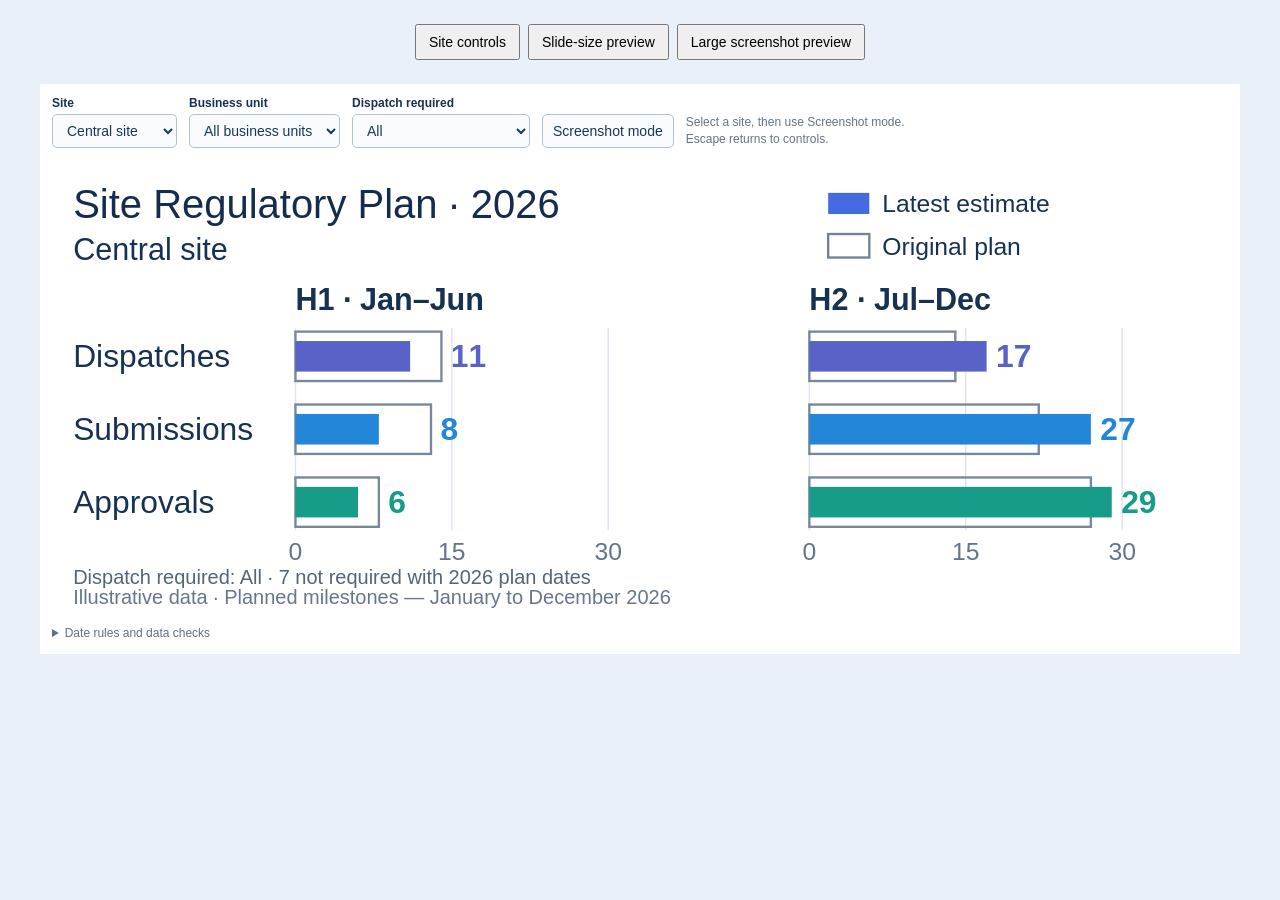
<file: site-regulatory-plan/site-plan-preview.html>
<!doctype html><html lang="en"><meta charset="utf-8"><meta name="viewport" content="width=device-width,initial-scale=1"><title>Site Regulatory Plan 2026 — fictional demo</title><style>.sitePlan{font:15px 'Wallace Sans','Segoe UI',Arial,sans-serif;color:#163253;background:#fff;width:100%;height:100%;box-sizing:border-box;display:flex;flex-direction:column;overflow:auto;padding:12px;outline:none}.sitePlan *{box-sizing:border-box}.sitePlan .controls{display:flex;flex-wrap:wrap;gap:12px;align-items:flex-end;flex-shrink:0;padding-bottom:10px}.sitePlan label{display:flex;flex-direction:column;gap:4px;font-size:12px;font-weight:600}.sitePlan select,.sitePlan button{font:14px 'Wallace Sans','Segoe UI',Arial,sans-serif;border:1px solid #b1c2d8;border-radius:5px;padding:7px 10px;background:#f9fbff;color:#173857;min-height:34px}.sitePlan select{max-width:270px}.sitePlan button{cursor:pointer}.sitePlan .help{font-size:12px;color:#64748a;max-width:240px;line-height:1.4}.sitePlan .chartStage{flex:1;min-height:160px;display:flex;align-items:center;justify-content:center;overflow:hidden}.sitePlan svg{display:block;width:100%;height:100%;font-family:'Wallace Sans','Segoe UI',Arial,sans-serif}.sitePlan .notice{flex-shrink:0;padding:8px;background:#fff0ca;font-size:13px;margin:0}.sitePlan .checks{flex-shrink:0;font-size:12px;color:#617086;line-height:1.4}.sitePlan .checks summary{cursor:pointer}.sitePlan .checks ul{max-height:100px;overflow:auto}.sitePlan .capture{padding:0}.sitePlan.capture{padding:0}.sitePlan.capture .controls{display:none}.sitePlan :focus-visible{outline:2px solid #236acd;outline-offset:2px}
body{margin:20px;background:#eaf0f8;font:14px 'Wallace Sans','Segoe UI',Arial,sans-serif}#host{width:min(1200px,100%);height:570px;margin:20px auto;max-width:100%}nav{text-align:center}nav button{font:inherit;padding:8px 12px;margin:4px}</style><nav><button id="controls">Site controls</button><button id="small">Slide-size preview</button><button id="large">Large screenshot preview</button></nav><div id="host"></div><script>(function(root,factory){const api=factory();if(typeof module==='object'&&module.exports)module.exports=api;else root.regulatoryDispatchRequired=api;})(typeof globalThis!=='undefined'?globalThis:this,function(){
 'use strict';
 const options=[{key:'all',label:'All'},{key:'true',label:'True — required'},{key:'false',label:'False — not required'},{key:'blank',label:'Blank — not recorded'},{key:'review',label:'Conflicting / invalid'},{key:'unmapped',label:'Field not mapped'}];
 function parse(value){
  if(value===null||value===undefined||typeof value==='string'&&!value.trim())return {kind:'blank',value:null};
  if(value===true||typeof value==='string'&&value.trim().toLowerCase()==='true')return {kind:'value',value:true};
  if(value===false||typeof value==='string'&&value.trim().toLowerCase()==='false')return {kind:'value',value:false};
  return {kind:'invalid',value:null};
 }
 function resolve(values=[],mapped=true){
  if(!mapped)return {key:'unmapped',kind:'unmapped',value:null,label:'Field not mapped',values:[],hasBlank:false};
  const known=new Set(),source=new Set();let invalid=false,hasBlank=false;
  for(const raw of values){const item=parse(raw);if(item.kind==='blank'){hasBlank=true;continue;}source.add(String(raw).trim());if(item.kind==='invalid')invalid=true;else known.add(item.value);}
  const rawValues=[...source].sort();
  if(known.size>1)return {key:'review',kind:'conflict',value:null,label:'Conflicting values',values:rawValues,hasBlank};
  if(invalid)return {key:'review',kind:'invalid',value:null,label:'Unrecognised value',values:rawValues,hasBlank};
  if(!known.size)return {key:'blank',kind:'blank',value:null,label:'Blank — not recorded',values:[],hasBlank};
  const value=[...known][0];return {key:String(value),kind:'value',value,label:value?'True — dispatch required':'False — dispatch not required',values:rawValues,hasBlank};
 }
 function bySubmission(rows,mapped=true){
  const groups=new Map();for(const row of rows){const id=String(row.SubID??'').trim();if(!id)continue;if(!groups.has(id))groups.set(id,[]);groups.get(id).push(row.DispatchRequired);}
  return new Map([...groups].map(([id,values])=>[id,resolve(values,mapped)]));
 }
 function matches(flag,key='all'){return key==='all'||flag?.key===key;}
 // Resolve against every received row for an ID before applying local filters.
 // A product, site or BU filter must never hide conflicting Boolean evidence.
 function filterRows(rows,key='all',mapped=true){const index=bySubmission(rows,mapped);return rows.filter(row=>matches(index.get(String(row.SubID??'').trim())||resolve([row.DispatchRequired],mapped),key));}
 return {options,parse,resolve,bySubmission,matches,filterRows};
});

const dispatchRequired=globalThis.regulatoryDispatchRequired;
const dispatch=dispatchRequired.default||dispatchRequired;
const dispatchOptions=dispatch.options;
const roles=['SubID','Site','BusinessUnit','OriginalDispatch','LatestDispatch','OriginalSubmission','LatestSubmission','OriginalApproval','LatestApproval','DispatchRequired'];
const dateRoles=roles.slice(3,9);
const milestones=['Dispatches','Submissions','Approvals'];
const clean=v=>String(v??'').trim();
function parseDay(v){if(v==null||v==='')return {kind:'blank'};let y,m,d;if(v instanceof Date){if(!Number.isFinite(+v))return {kind:'invalid'};y=v.getUTCFullYear();m=v.getUTCMonth()+1;d=v.getUTCDate();}else{const s=clean(v),a=s.match(/^(\d{4})-(\d{2})-(\d{2})(?:T.*)?$/);if(!a||s.includes('T')&&!Number.isFinite(Date.parse(s)))return {kind:'invalid'};[,y,m,d]=a.map(Number);}const day=Date.UTC(y,m-1,d),dt=new Date(day);return dt.getUTCFullYear()===y&&dt.getUTCMonth()===m-1&&dt.getUTCDate()===d?{kind:'date',day}:{kind:'invalid'};}
function resolve(list,role){const parsed=list.map(r=>parseDay(r[role])),days=[...new Set(parsed.filter(d=>d.kind==='date').map(d=>d.day))];return parsed.some(d=>d.kind==='invalid')||days.length>1?{kind:'issue'}:days.length?{kind:'date',day:days[0]}:{kind:'blank'};}
function mapTable(table){const index={},missing=[];for(const role of roles){const cols=(table?.columns||[]).flatMap((c,i)=>c.roles?.[role]?[i]:[]);if(cols.length>1)throw Error('Map only one field to '+role);if(cols.length)index[role]=cols[0];}for(const k of ['SubID','Site',...dateRoles])if(index[k]===undefined)missing.push(k);return {missing,dispatchMapped:index.DispatchRequired!==undefined,rows:(table?.rows||[]).map(row=>Object.fromEntries(roles.map(k=>[k,index[k]===undefined?null:row[index[k]]])))};}
function summarize(rows,{unit='*',site=null,dispatchFilter='all',dispatchMapped=true}={}){
 const groups=new Map(),units=[...new Set(rows.map(r=>clean(r.BusinessUnit)||null))].sort((a,b)=>String(a).localeCompare(String(b)));let missingIds=0;
 for(const r of rows){const id=clean(r.SubID);if(!id){if(unit==='*'||(clean(r.BusinessUnit)||null)===unit)missingIds++;continue;}if(!groups.has(id))groups.set(id,[]);groups.get(id).push(r);}
 const sites=new Map();
 for(const [id,list]of groups){const required=dispatch.resolve(list.map(r=>r.DispatchRequired),dispatchMapped);if(!dispatch.matches(required,dispatchFilter)||unit!=='*'&&!list.some(r=>(clean(r.BusinessUnit)||null)===unit))continue;const names=[...new Set(list.map(r=>clean(r.Site)).filter(Boolean))].sort(),key=names.length>1?'multiple':names.length?'site:'+names[0]:'unassigned',label=names.length>1?'Multiple sites (unallocated)':names[0]||'Unassigned';
  if(!sites.has(key))sites.set(key,{key,label,records:0,counts:Array.from({length:2},()=>milestones.map(()=>({original:0,latest:0}))),issues:[],missing:0,fallback:0,outside:0,notRequired2026:0,dispatchReview:[]});const bucket=sites.get(key);bucket.records++;
  const dates=Object.fromEntries(dateRoles.map(role=>[role,resolve(list,role)]));if(required.value===false&&Object.values(dates).some(d=>d.kind==='date'&&new Date(d.day).getUTCFullYear()===2026))bucket.notRequired2026++;if(required.key==='review')bucket.dispatchReview.push({id,label:required.label,values:required.values});
  ['Dispatch','Submission','Approval'].forEach((name,i)=>{const original=dates['Original'+name],latest=dates['Latest'+name];if(original.kind==='issue'||latest.kind==='issue')bucket.issues.push({id,milestone:name,fields:[original.kind==='issue'?'Original'+name:null,latest.kind==='issue'?'Latest'+name:null].filter(Boolean)});if(name==='Dispatch'&&required.value===false)return;const chosen=latest.kind==='blank'?original:latest;
   if(latest.kind==='blank'&&original.kind==='date')bucket.fallback++;if(chosen.kind==='blank')bucket.missing++;
   for(const [kind,date]of [['original',original],['latest',chosen]]){if(date.kind!=='date')continue;const d=new Date(date.day);if(d.getUTCFullYear()!==2026){bucket.outside++;continue;}bucket.counts[d.getUTCMonth()<6?0:1][i][kind]++;}
  });
 }
 const choices=[...sites.values()].sort((a,b)=>a.label.localeCompare(b.label)),selectedKey=site===null?(choices.find(s=>s.key.startsWith('site:'))?.key??choices[0]?.key??null):site,selected=sites.get(selectedKey)||{key:selectedKey,label:selectedKey?.startsWith('site:')?selectedKey.slice(5):'No matching site',records:0,counts:Array.from({length:2},()=>milestones.map(()=>({original:0,latest:0}))),issues:[],missing:0,fallback:0,outside:0,notRequired2026:0,dispatchReview:[]};
 const peak=Math.max(1,...selected.counts.flatMap(h=>h.flatMap(c=>[c.original,c.latest]))),step=Math.pow(10,Math.floor(Math.log10(peak)))/2,axisMax=Math.max(2,Math.ceil(peak/step)*step);
 return {units,choices,selected,axisMax,missingIds};
}

const el=(tag,text,cls)=>{const e=document.createElement(tag);if(text!==undefined)e.textContent=text;if(cls)e.className=cls;return e;};
const svgEl=(tag,attrs={},text)=>{const n=document.createElementNS('http://www.w3.org/2000/svg',tag);for(const [k,v]of Object.entries(attrs))n.setAttribute(k,String(v));if(text!==undefined)n.textContent=text;return n;};
function render(root,rows,{state={site:null,unit:'*',capture:false,dispatchFilter:'all'},onChange=(patch)=>{},missing=[],notice='',synthetic=false,dispatchMapped=true}={}){
 root.replaceChildren();root.className='sitePlan'+(state.capture?' capture':'');root.tabIndex=0;root.onkeydown=e=>{if(e.key==='Escape'&&state.capture)onChange({capture:false})};
 if(missing.length){root.append(el('p','Map the required fields: '+missing.join(', '),'notice'));return;}
 const r=summarize(rows,{...state,dispatchMapped}),s=r.selected,dispatchLabel=dispatchOptions.find(o=>o.key===(state.dispatchFilter||'all'))?.label||'All';const controls=el('div',undefined,'controls');
 function dropdown(label,key,options,value){const wrap=el('label',label),select=el('select');select.setAttribute('aria-label',label);if(!options.some(o=>o.value===value))options.push({value,label:(value??'None')+' (no matching records)'});options.forEach(o=>{const opt=el('option',o.label);opt.value=JSON.stringify(o.value);select.append(opt)});select.value=JSON.stringify(value);select.onchange=()=>onChange({[key]:JSON.parse(select.value)});wrap.append(select);controls.append(wrap);}
 dropdown('Site','site',r.choices.map(s=>({value:s.key,label:s.label})),s.key);dropdown('Business unit','unit',[{value:'*',label:'All business units'},...r.units.map(value=>({value,label:value??'Unassigned'}))],state.unit===undefined?'*':state.unit);dropdown('Dispatch required','dispatchFilter',dispatchOptions.map(o=>({value:o.key,label:o.label})),state.dispatchFilter||'all');const capture=el('button','Screenshot mode');capture.title='Hide controls. Press Escape to return.';capture.onclick=()=>{onChange({capture:true});root.focus?.()};controls.append(capture,el('span','Select a site, then use Screenshot mode. Escape returns to controls.','help'));root.append(controls);
 if(notice)root.append(el('p',notice,'notice'));
 const stage=el('div',undefined,'chartStage'),svg=svgEl('svg',{viewBox:'0 0 1000 370',preserveAspectRatio:'xMidYMid meet',role:'img','aria-label':'Site Regulatory Plan 2026 for '+s.label+'. Latest estimates and original plans for dispatches, submissions and approvals, H1 and H2.'});stage.append(svg);root.append(stage);
 const text=(x,y,value,size=25,fill='#163253',extra={})=>svg.append(svgEl('text',{x,y,'font-size':size,fill,...extra},value));
 text(18,37,'Site Regulatory Plan · 2026',34,'#142c4e',{'font-family':"'Wallace Sans Light','Wallace Sans','Segoe UI',Arial,sans-serif",'font-weight':300});const siteText=s.label.length>43?s.label.slice(0,40)+'…':s.label;text(18,73,siteText+(state.unit&&state.unit!=='*'?' · '+state.unit:''),26);svg.append(svgEl('title',{},'Site: '+s.label+'; Business unit: '+(state.unit==='*'?'All':state.unit??'Unassigned')));
 svg.append(svgEl('rect',{x:660,y:16,width:35,height:18,fill:'#466be0'}));text(706,32,'Latest estimate',21);svg.append(svgEl('rect',{x:660,y:51,width:35,height:20,fill:'none',stroke:'#748196','stroke-width':2}));text(706,69,'Original plan',21);
 const colors=['#5862c7','#2486d8','#179c89'],starts=[207,644],plotWidth=266;
 ['H1 · Jan–Jun','H2 · Jul–Dec'].forEach((label,h)=>{const x=starts[h];text(x,116,label,26,'#163253',{'font-weight':650});[0,.5,1].forEach(f=>{const px=x+plotWidth*f;svg.append(svgEl('line',{x1:px,x2:px,y1:131,y2:303,stroke:'#e0e6ef','stroke-width':1.3}));text(px,328,String(r.axisMax*f),21,'#64748a',{'text-anchor':'middle'});});
  milestones.forEach((label,i)=>{const y=156+i*62,c=s.counts[h][i];if(h===0)text(18,y+8,label,27);const outline=svgEl('rect',{x,y:y-22,width:c.original/r.axisMax*plotWidth,height:42,fill:'none',stroke:'#78879a','stroke-width':2}),bar=svgEl('rect',{x,y:y-14,width:c.latest/r.axisMax*plotWidth,height:26,fill:colors[i]});svg.append(outline,bar);text(x+Math.max(c.latest,c.original)/r.axisMax*plotWidth+8,y+8,String(c.latest),27,colors[i],{'font-weight':700});const hit=svgEl('rect',{x,y:y-24,width:plotWidth+60,height:48,fill:'transparent',tabindex:0});hit.append(svgEl('title',{},s.label+' · '+label+' · '+['Jan–Jun','Jul–Dec'][h]+' 2026\nLatest estimate: '+c.latest+'\nOriginal plan: '+c.original));svg.append(hit);});
 });
 text(18,349,'Dispatch required: '+dispatchLabel+' · '+(dispatchMapped?s.notRequired2026+' not required with 2026 plan dates':'Field not mapped'),17,'#53657b');
 text(18,366,(synthetic?'Illustrative data · ':'')+(!s.records?'No matching records · ':'')+'Planned milestones — January to December 2026',17,'#68768a');
 if(!state.capture){const checks=el('details',undefined,'checks');checks.append(el('summary','Date rules and data checks'),el('p','Fixed to 2026. Each submission counts once per milestone and plan. Milestones use their own planned dates. Blank latest dates fall back to original; invalid or conflicting latest dates never fall back. Actual completion dates are not used. Both halves share one scale fitted to the selected site, including original and latest plans. Scales can differ between sites; compare their count labels.'));
 checks.append(el('p','All-year data checks for the selected site (not a 2026 total): '+s.records+' distinct submissions; '+s.fallback+' milestone estimates use their original date; '+s.missing+' milestones have neither plan; '+s.issues.length+' milestone date issues. Multiple-site submissions are kept in one unallocated bucket.'));
 checks.append(el('p','Explicit False excludes only dispatch plan counts and missing dispatch-plan checks. Submission and approval plans are retained. The not-required total counts distinct submissions with at least one valid original/latest 2026 plan date. '+(dispatchMapped?'Blank and conflicting/invalid values are not False.':'Dispatch required is not mapped; existing counts remain unchanged.')+' '+s.dispatchReview.length+' dispatch flags need review.'));
 checks.append(el('p','All-year checks across all sites in the selected business unit: '+r.missingIds+' rows missing IDs. Wholly undated records cannot be assigned to 2026.')); const list=el('ul');s.issues.forEach(x=>list.append(el('li',x.id+' · '+x.fields.join(', '))));checks.append(list);root.append(checks);}
 return r;
}

const rows=Array.from({length:210},(_,i)=>{const month=i%12+1,iso=m=>'2026-'+String(m).padStart(2,'0')+'-12';return {SubID:'DEMO-'+i,Site:['Northern site','Southern site','Eastern site','Western site','Central site','Coastal site'][Math.floor(i/7)%6],BusinessUnit:i%5?'ID':'CMI',DispatchRequired:i%5===0?false:i%5===1?null:true,OriginalDispatch:iso(month),LatestDispatch:iso(month===6?7:month),OriginalSubmission:iso(Math.min(12,month+1)),LatestSubmission:i%6===0?null:iso(Math.min(12,month+2)),OriginalApproval:iso(Math.min(12,month+2)),LatestApproval:iso(Math.min(12,month+3))};});const root=document.getElementById('host');let state={site:null,unit:'*',capture:false};function draw(){render(root,rows,{state,synthetic:true,onChange:patch=>{state={...state,...patch};draw()}})}draw();document.getElementById('small').onclick=()=>{root.style.width='550px';root.style.height='204px';state.capture=true;draw()};document.getElementById('large').onclick=()=>{root.style.width='min(1500px,100%)';root.style.height='min(75vh,650px)';state.capture=true;draw()};document.getElementById('controls').onclick=()=>{root.style.width='min(1200px,100%)';root.style.height='570px';state.capture=false;draw()};</script></html>
</file>
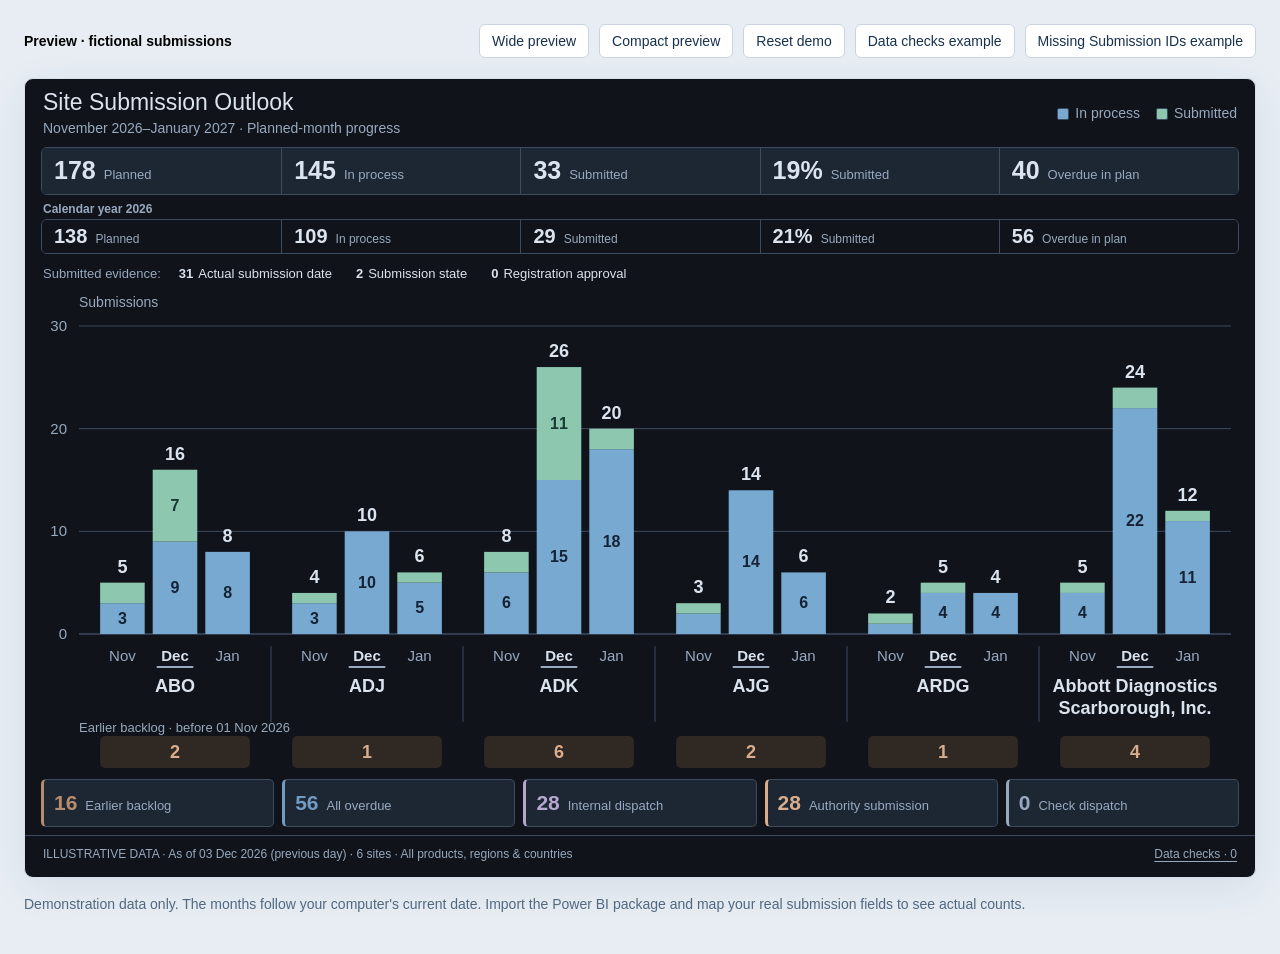
<file: site-submission-outlook/preview.html>
<!doctype html><html lang="en"><head><meta charset="utf-8"><meta name="viewport" content="width=device-width,initial-scale=1"><title>Site Submission Outlook — illustrative preview</title><style>.siteSubmissions{--ink:#17324d;--muted:#536a80;--border:#dce6ef;--surface:#fff;--bg:#f4f7fa;--accent:#719bc1;--ss-font:'Wallace Sans','Segoe UI',Arial,sans-serif;color:var(--ink);background:var(--surface);font:14px var(--ss-font);box-sizing:border-box;overflow:auto;position:relative;line-height:1.4}
.siteSubmissions *{box-sizing:border-box}.siteSubmissions.dark{--ink:#dbe3ef;--muted:#98a9bf;--border:#3d4b60;--surface:#101319;--bg:#1d2633}
.siteSubmissions button,.siteSubmissions select,.siteSubmissions input{font:inherit;color:var(--ink);background:var(--surface);border:1px solid var(--border);border-radius:5px;padding:5px 8px;min-height:32px}.siteSubmissions button{cursor:pointer}.siteSubmissions button:hover{background:var(--bg)}.siteSubmissions button:disabled{opacity:.5;cursor:default}.siteSubmissions :focus-visible{outline:3px solid #dc8c21;outline-offset:2px}.siteSubmissions button[aria-pressed=true]{box-shadow:inset 0 0 0 1px var(--ink)}
.ssControls{display:flex;flex-wrap:wrap;gap:8px;align-items:flex-end;padding:8px 16px;border-bottom:1px solid var(--border)}.ssControls label{display:flex;flex-direction:column;gap:3px;color:var(--muted);font-size:12px;min-width:90px}.ssControls select{font-size:14px;max-width:170px}.ssControls .ssPush{margin-left:auto;white-space:nowrap}.ssSites,.ssStateFilter{position:relative}.ssSites summary,.ssStateFilter summary{cursor:pointer;border:1px solid var(--border);padding:5px 9px;border-radius:5px;min-height:32px;display:list-item;list-style-position:inside}.ssSitePanel{position:absolute;top:36px;left:0;background:var(--surface);border:1px solid var(--border);border-radius:6px;padding:12px;box-shadow:0 12px 30px #0004;width:280px;z-index:8;max-height:330px;overflow:auto}.ssSitePanel label{padding:5px 2px;display:flex;flex-direction:row;align-items:center;gap:7px;font-size:14px;color:var(--ink)}.ssSitePanel input{min-height:0}.ssSitePanel small{color:var(--muted);margin-left:auto}.ssSitePanel p{margin:0 0 8px}.ssStateControls{display:flex;flex-wrap:wrap;gap:7px;align-items:center;padding:6px 16px;border-bottom:1px solid var(--border)}.ssStateControls>button,.ssStateFilter summary{font-size:13px}.ssStatePanel{width:300px;max-width:calc(100vw - 35px)}.ssStatePanel label{align-items:flex-start}.ssStatePanel label span{overflow-wrap:anywhere}.ssStatePanel label input{margin-top:4px;flex-shrink:0}.ssStatePanel small{max-width:80px}.ssStateActions{display:flex;gap:8px;padding-bottom:7px;border-bottom:1px solid var(--border);margin-bottom:5px}
.ssNotice{padding:9px 16px;margin:0;background:#fff3d6;color:#744000;font-weight:600}.ssSetup{padding:28px;max-width:800px}.ssSetup h2{font-size:23px}.ssSetup li{margin:8px 0}.ssTitle{display:flex;align-items:center;justify-content:space-between;gap:16px;padding:12px 18px 8px;flex-wrap:wrap}.ssTitle h2{font-family:'Wallace Sans Light',var(--ss-font);font-weight:300;font-size:23px;line-height:1.15;margin:0}.ssTitle p{color:var(--muted);margin:4px 0 0}.ssLegend{display:flex;gap:16px;flex-wrap:wrap;color:var(--muted)}.ssLegend span{display:inline-flex;align-items:center;gap:6px;white-space:nowrap}.ssLegend i{width:12px;height:12px;border:1px solid var(--border);border-radius:2px;display:inline-block}
.ssSummary{display:grid;grid-auto-flow:column;grid-auto-columns:1fr;margin:0 16px;border:1px solid var(--border);border-radius:6px;overflow:hidden}.ssSummary button{border:0;border-radius:0;display:flex;align-items:baseline;gap:8px;text-align:left;padding:9px 12px;background:var(--bg)}.ssSummary button+button{border-left:1px solid var(--border)}.ssSummary strong{font-size:25px;line-height:1.1}.ssSummary span{font-size:13px;color:var(--muted)}
.ssEvidenceStrip{display:flex;flex-wrap:wrap;align-items:center;gap:4px 12px;margin:6px 18px 0;color:var(--muted);font-size:13px}.ssEvidenceStrip button{display:flex;gap:5px;align-items:center;padding:3px 5px;min-height:27px;border-color:transparent;background:transparent;font-size:13px}.ssEvidenceStrip button strong{color:var(--ink)}.ssEvidenceStrip button:hover{border-color:var(--border)}
.ssStage{width:100%;overflow-x:auto}.ssStage svg{display:block;width:100%;min-width:1000px;height:auto}.ssStage text{font-family:var(--ss-font)}.ssStage .ssHit,.ssStage .ssMetricHit,.ssStage .ssSegmentHit,.ssStage .ssBacklogHit{cursor:pointer}.ssStage .ssHit:hover,.ssStage .ssMetricHit:hover,.ssStage .ssSegmentHit:hover,.ssStage .ssBacklogHit:hover{fill:rgba(110,155,195,.12)}.ssStage .ssHit:focus,.ssStage .ssMetricHit:focus,.ssStage .ssSegmentHit:focus,.ssStage .ssBacklogHit:focus{stroke:#dc8c21;stroke-width:3;outline:none}
.ssOverdueStrip{display:grid;grid-template-columns:repeat(5,minmax(0,1fr));gap:8px;margin:0 16px 8px}.ssOverdueStrip button{display:flex;align-items:baseline;gap:8px;padding:8px 10px;text-align:left;border-left:3px solid var(--accent);background:var(--bg)}.ssOverdueStrip strong{font-size:21px;color:var(--accent)}.ssOverdueStrip span{font-size:13px;color:var(--muted)}.ssOverdueStrip .ssBacklogHit{--accent:#b78c6c}
.ssFooter{display:flex;flex-wrap:wrap;justify-content:space-between;align-items:center;gap:5px 14px;padding:7px 18px;border-top:1px solid var(--border);color:var(--muted);font-size:12px}.ssScopeSummary{overflow-wrap:anywhere}.ssChecks{display:flex;flex-wrap:wrap;gap:5px 12px}.ssChecks button{padding:2px 0;background:transparent;border:0;font-size:12px;min-height:24px;color:var(--muted);text-decoration:underline;text-underline-offset:3px}.ssCountHelp{margin:0 18px 10px;color:var(--muted);font-size:13px}.ssCountHelp summary{cursor:pointer;padding:5px 0}.ssRules{display:grid;grid-template-columns:repeat(auto-fit,minmax(260px,1fr));gap:12px 22px;padding:10px 12px;background:var(--bg);border:1px solid var(--border);border-radius:5px}.ssRules h4{margin:0 0 4px;color:var(--ink)}.ssRules p{margin:0;line-height:1.5}
.ssDetails{margin:0 16px 16px;padding-top:12px;border-top:1px solid var(--border);user-select:text;-webkit-user-select:text}.ssDetails h3{font-size:18px;margin:0}.ssDetails h3:focus{outline:2px solid var(--border);outline-offset:3px}.ssDetailNote{font-size:13px;color:var(--muted);margin:5px 0}.ssDetailTools{display:flex;flex-wrap:wrap;gap:6px;align-items:center;margin:9px 0}.ssDetailTools input{min-width:170px;flex:1}.ssDetailTools select{max-width:220px}.ssDetailTools .ssClose{margin-left:auto}.ssTableWrap{overflow:auto;max-height:430px;border:1px solid var(--border);border-radius:5px;position:relative;isolation:isolate}.ssDetails table{width:100%;min-width:1050px;border-collapse:separate;border-spacing:0;text-align:left;font-size:13px}.ssDetails th{position:sticky;top:0;background:var(--bg);color:var(--muted);font-weight:600;z-index:2;box-shadow:0 1px 0 var(--border)}.ssDetails td,.ssDetails th{padding:7px 9px;border-bottom:1px solid var(--border);vertical-align:top}.ssDetails td{white-space:normal}.ssDetails th{min-width:105px}.ssDetails .ssSort{border:0;border-radius:0;background:transparent;padding:1px 0;font-size:13px;text-align:left;font-weight:650;display:block;width:100%;min-height:24px;white-space:nowrap}.ssDetails .ssColumnFilter{width:100%;min-width:72px;max-width:180px;font-size:12px;min-height:26px;padding:2px 5px;margin-top:3px}.ssRecordRow td[data-column=id]{min-width:190px}.ssRecordRow td[data-column=plan],.ssRecordRow td[data-column=due],.ssRecordRow td[data-column=days]{white-space:nowrap}.ssRecordRow td[data-column=progress]{min-width:125px;max-width:190px}.ssRecordRow td small{display:block;color:var(--muted);font-size:12px}.ssRecordIdentity{display:flex;align-items:center;gap:8px}.ssRecordIdentity .ssExpandRecord{flex:0 0 26px;min-width:26px;min-height:26px;padding:0;font-size:19px;line-height:1}.ssSubmissionId,.ssRelatedId{display:inline-block;user-select:all;-webkit-user-select:all;cursor:text;overflow-wrap:anywhere}.ssStatus{font-weight:650}.ssCheckReason{display:-webkit-box!important;-webkit-line-clamp:2;-webkit-box-orient:vertical;overflow:hidden}.ssRecordRow .ssCountry{min-width:115px;max-width:180px}.ssCountry small{display:block;color:var(--muted)}
.ssAttention{--attention:#536a80;--attention-bg:#eef3f7;white-space:normal!important}.ssRecordRow .ssAttention{min-width:220px;max-width:320px}.ssAttention[data-tone=urgent]{--attention:#9f351e;--attention-bg:#ffede7}.ssAttention[data-tone=dispatch]{--attention:#6346a4;--attention-bg:#f0eafd}.ssAttention[data-tone=review]{--attention:#805715;--attention-bg:#fff4d9}.ssAttention[data-tone=complete]{--attention:#216854;--attention-bg:#e5f6f0}.ssAttention[data-tone=info]{--attention:#245e86;--attention-bg:#eaf4ff}.ssAttentionBadge{display:inline-block;color:var(--attention);background:var(--attention-bg);border-left:3px solid var(--attention);border-radius:3px;padding:2px 6px;margin-bottom:3px}.ssAttentionReason,.ssAttentionAction{display:block;line-height:1.4}.ssAttentionAction{color:var(--muted);margin-top:3px}.ssRecordRow .ssAttentionAction{display:-webkit-box;-webkit-line-clamp:2;-webkit-box-orient:vertical;overflow:hidden}.dark .ssAttention{--attention:#b4c2d3;--attention-bg:#27313f}.dark .ssAttention[data-tone=urgent]{--attention:#dcb1a7;--attention-bg:#342828}.dark .ssAttention[data-tone=dispatch]{--attention:#bfb0d6;--attention-bg:#2a2634}.dark .ssAttention[data-tone=review]{--attention:#cfb988;--attention-bg:#302c24}.dark .ssAttention[data-tone=complete]{--attention:#9ec4b6;--attention-bg:#23312d}.dark .ssAttention[data-tone=info]{--attention:#a1bcd2;--attention-bg:#24303b}
.ssRecordDetail>td{background:var(--bg);padding:12px 14px}.ssRecordGrid{display:grid;grid-template-columns:repeat(3,minmax(230px,1fr));gap:14px 22px}.ssRecordGrid section{min-width:0;overflow-wrap:anywhere}.ssRecordGrid h4{font-size:14px;margin:0 0 7px}.ssRecordGrid p{margin:6px 0}.ssRecordGrid dl{margin:0}.ssRecordGrid dl>div{display:grid;grid-template-columns:minmax(90px,.8fr) minmax(110px,1.2fr);gap:10px;margin:5px 0}.ssRecordGrid dt{color:var(--muted)}.ssRecordGrid dd{margin:0}.ssRelatedRecord{padding:5px 0}.ssRelatedRecord+.ssRelatedRecord,.ssRegistration+.ssRegistration{border-top:1px solid var(--border)}.ssRegistration{padding:6px 0}.ssRegistration strong,.ssRegistration span{display:block}.ssRegistrationEvidence{font-weight:650;color:#216854}.dark .ssRegistrationEvidence{color:#9ec4b6}.ssRegistrationNote{color:var(--muted);margin-top:4px}.ssPager{display:flex;align-items:center;gap:10px;margin-top:9px;color:var(--muted)}.ssPager span{margin-right:auto}
.ssCopyPanel{border:1px solid var(--border);border-radius:6px;padding:10px;margin:8px 0;background:var(--bg)}.ssCopyPanel[hidden]{display:none}.ssCopyStatus{margin:0 0 8px}.siteSubmissions .ssCopyPanel textarea{font:13px var(--ss-font);color:var(--ink);background:var(--surface);border:1px solid var(--border);border-radius:4px;padding:8px;width:100%;min-height:80px;resize:vertical;user-select:text;-webkit-user-select:text}.ssCopyActions{display:flex;gap:8px;margin-top:8px;flex-wrap:wrap}
.siteSubmissions.capture .ssControls,.siteSubmissions.capture .ssStateControls,.siteSubmissions.capture .ssDetails,.siteSubmissions.capture .ssCountHelp{display:none}.siteSubmissions.capture{background:var(--surface)}.siteSubmissions.capture .ssTitle{padding-top:10px}.siteSubmissions.capture .ssFooter{border-bottom:0}.ssEmpty{padding:22px;color:var(--muted)}
.ssCompact .ssControls{padding:8px}.ssCompact .ssControls .ssPush{margin-left:0}.ssCompact .ssSummary{grid-auto-flow:row;grid-template-columns:repeat(3,minmax(0,1fr))}.ssCompact .ssSummary button{border-bottom:1px solid var(--border)}.ssCompact .ssOverdueStrip{grid-template-columns:repeat(3,minmax(0,1fr))}.ssCompact .ssSummary button,.ssCompact .ssOverdueStrip button{padding:7px 9px}.ssCompact .ssDetails{margin-left:8px;margin-right:8px}.ssCompact .ssTitle{padding-left:12px;padding-right:12px}.ssCompact .ssLegend{gap:10px}.ssCompact .ssStateControls{padding:6px 8px}.ssCompact .ssStatePanel{width:270px}
.ssNarrow .ssSummary{margin:0 8px}.ssNarrow .ssSummary button{flex-direction:column;gap:3px}.ssNarrow .ssOverdueStrip{margin:0 8px 8px;grid-template-columns:repeat(2,minmax(0,1fr))}.ssNarrow .ssControls select{max-width:145px}.ssNarrow .ssTitle h2{font-size:21px}.ssNarrow .ssFooter{padding:7px 10px}.ssNarrow .ssRecordGrid{grid-template-columns:1fr 1fr}
.ssEvidenceHeading{font-size:14px;margin:0 0 10px}
@media(pointer:coarse){.siteSubmissions button,.siteSubmissions select,.ssSites summary,.ssStateFilter summary{min-height:44px}.ssRecordIdentity .ssExpandRecord{min-height:44px;min-width:44px}.ssDetails .ssSort{min-height:44px}}

.siteSubmissions.capture .ssChecks .ssCoverageCount{display:none}
.ssSitePicker{max-height:440px}.ssSitePicker .ssSiteSource{font-size:12px;overflow-wrap:anywhere;color:var(--muted);margin-bottom:7px}.siteSubmissions .ssSitePicker .ssSiteSearch{width:100%;min-height:32px;padding:5px 8px}.ssSiteActions{display:flex;flex-wrap:wrap;gap:6px;margin:8px 0}.ssSitePicker .ssSiteLimit{font-size:12px;color:var(--muted);margin-bottom:8px}.ssSiteSelected,.ssSiteOptions{border-top:1px solid var(--border);padding-top:7px;margin-top:6px}.ssSiteSelected>strong,.ssSiteOptions>strong{font-size:12px;color:var(--muted)}.ssSitePicker label{align-items:flex-start;gap:7px}.ssSitePicker label input{flex:0 0 auto;margin-top:4px}.ssSitePicker label span{min-width:0;flex:1;overflow-wrap:anywhere}.ssSitePicker label small{flex:0 0 75px;font-size:11px}.ssSiteOptions [hidden]{display:none}.ssSitePicker .ssSiteHelp{font-size:12px;color:var(--muted);line-height:1.4;margin:10px 0}.ssSiteEmpty{font-size:13px;margin:7px 0}
.ssYearHeading{margin:6px 18px 2px;font-size:12px;color:var(--muted);font-weight:600}.ssYearSummary{display:grid;grid-auto-flow:column;grid-auto-columns:1fr;margin:0 16px 3px;border:1px solid var(--border);border-radius:6px;overflow:hidden}.ssYearSummary button{border:0;border-radius:0;display:flex;align-items:baseline;gap:8px;text-align:left;padding:5px 12px;background:var(--surface)}.ssYearSummary button+button{border-left:1px solid var(--border)}.ssYearSummary strong{font-size:20px;line-height:1.1}.ssYearSummary span{font-size:12px;color:var(--muted)}.ssCompact .ssYearSummary{grid-auto-flow:row;grid-template-columns:repeat(3,minmax(0,1fr))}.ssCompact .ssYearSummary button{border-bottom:1px solid var(--border);padding:5px 9px}.ssNarrow .ssYearSummary{margin:0 8px 3px}.ssNarrow .ssYearSummary button{flex-direction:column;gap:3px}
body{margin:0;padding:24px;background:#e7edf3;font:14px 'Wallace Sans','Segoe UI',Arial,sans-serif}nav{max-width:1440px;margin:0 auto 20px;display:flex;gap:10px;align-items:center;flex-wrap:wrap}nav strong{margin-right:auto}nav button{font:inherit;padding:8px 12px;border:1px solid #c9d4e1;background:white;border-radius:6px;color:#17324d;cursor:pointer}#host{width:min(1440px,100%);height:800px;margin:0 auto;border:1px solid #d6e0eb;box-shadow:0 10px 40px #18365314;border-radius:9px}.demo-note{max-width:1440px;margin:18px auto;color:#536a80} </style></head><body><nav><strong>Preview · fictional submissions</strong><button id="wide">Wide preview</button><button id="small">Compact preview</button><button id="clean">Reset demo</button><button id="review">Data checks example</button><button id="missing">Missing Submission IDs example</button></nav><div id="host"></div><p class="demo-note">Demonstration data only. The months follow your computer's current date. Import the Power BI package and map your real submission fields to see actual counts.</p><script>(()=>{
const SCARBOROUGH_SITE = 'Abbott Diagnostics Scarborough, Inc.';
const DEFAULT_SITES = ['ABO', 'ADJ', 'ADK', 'AJG', 'ARDG', SCARBOROUGH_SITE];
const STATE_FIELDS = [{role:'SubStatus',label:'Submission state'}, {role:'ROStatus',label:'RO state'}, {role:'AppStatus',label:'Application state'}];
const DISPATCH_ROLES = ['DispatchRequired', 'PlannedDispatch', 'ActualDispatch'];
const REGISTRATION_ROLES = ['RegistrationID', 'RegistrationCountry', 'RegistrationStatus', 'RegistrationStart', 'RegistrationEnd'];
const REGISTRATION_COMPLETE_STATES = ['Approved', 'Conditionally Approved'];
const IDENTIFIER_FIELDS = [{role:'ROID',label:'RO ID'},{role:'AppID',label:'Application ID'}];
const SCOPE_ROLES = ['Product', 'CommercialRegion'];
const ROLES = ['SubID', 'Site', 'PlannedSubmission', 'ActualSubmission', 'BusinessUnit', ...STATE_FIELDS.map(f=>f.role), ...DISPATCH_ROLES, ...REGISTRATION_ROLES, 'FallbackCountry', ...IDENTIFIER_FIELDS.map(field=>field.role), ...SCOPE_ROLES];
const REQUIRED = ROLES.slice(0, 4);
const clean = value => String(value ?? '').trim();
const siteKey = value => clean(value).toLocaleUpperCase('en-GB');
function normalizeStateFilters(filters = {}) {
  return Object.fromEntries(STATE_FIELDS.map(({role}) => [role, Array.isArray(filters?.[role]) ? [...new Set(filters[role].filter(v=>typeof v==='string').map(clean))] : null]));
}
const stateLabel = value => value || 'Not recorded';
function formatStates(values) {
  if (!values) return 'Not mapped';
  return (values.length > 1 ? 'Multiple: ' : '') + values.map(stateLabel).join(' / ');
}
// Use all delivered state evidence for a submission, before local filter selections.
const hasState = (states, role, value) => Boolean(states[role]?.some(state => clean(state).replace(/\s+/g, ' ').toLocaleLowerCase('en-GB') === value));
const SUBMITTED_STATES = ['Completed', 'HA Received', 'Sent To Health Authority', 'Rejected'];
const submittedStateEvidence = states => SUBMITTED_STATES.filter(label => hasState(states, 'SubStatus', label.toLocaleLowerCase('en-GB')));
function parseDay(value) {
  if (value == null || clean(value) === '') return {kind: 'blank'};
  let y, m, d;
  if (value instanceof Date) {
    if (!Number.isFinite(+value)) return {kind: 'invalid'};
    [y, m, d] = [value.getUTCFullYear(), value.getUTCMonth() + 1, value.getUTCDate()];
  } else {
    const text=clean(value), iso=text.match(/^(\d{4})-(\d{2})-(\d{2})(.*)$/), local=text.match(/^(\d{1,2})\/(\d{1,2})\/(\d{4})(.*)$/);
    if(!iso&&!local)return {kind:'invalid'};
    const match=iso||local;
    [y,m,d]=iso?match.slice(1,4).map(Number):[Number(match[3]),Number(match[2]),Number(match[1])];
    if(match[4]){
      const time=match[4].match(/^[T ](\d{2}):(\d{2})(?::(\d{2})(?:\.(\d{1,9}))?)?(Z|[+-]\d{2}:?\d{2})?$/);
      if(!time||Number(time[1])>23||Number(time[2])>59||Number(time[3]||0)>59)return {kind:'invalid'};
      if(time[5]&&time[5]!=='Z'){
        const offset=time[5].replace(':','');
        if(Number(offset.slice(1,3))>23||Number(offset.slice(3))>59)return {kind:'invalid'};
      }
    }
  }
  const check=new Date(0);check.setUTCFullYear(y,m-1,d);check.setUTCHours(0,0,0,0);const day=+check;
  return check.getUTCFullYear() === y && check.getUTCMonth() === m - 1 && check.getUTCDate() === d
    ? {kind: 'date', day} : {kind: 'invalid'};
}
function resolveDate(values) {
  const parsed = values.map(parseDay), days = [...new Set(parsed.filter(x => x.kind === 'date').map(x => x.day))];
  if (parsed.some(x => x.kind === 'invalid')) return {kind: 'issue', reason: 'Invalid date'};
  if (days.length > 1) return {kind: 'issue', reason: 'Conflicting dates'};
  return days.length ? {kind: 'date', day: days[0]} : {kind: 'blank'};
}
// Keep each delivered registration's fields together: never borrow an ID, state or
// country from another joined row. Repeated joins must not inflate submissions.
function registrationReviews(rows,mapped,identifiers){
  const index=new Map();
  if(!mapped.RegistrationID)return index;
  for(const row of rows){
    const id=clean(row.RegistrationID);if(!id)continue;
    if(!index.has(id))index.set(id,{states:new Set(),ros:new Set(),apps:new Set()});
    const evidence=index.get(id),state=mapped.RegistrationStatus?clean(row.RegistrationStatus).toLowerCase().replace(/\s+/g,' '):'';
    if(state)evidence.states.add(state);
    if(identifiers?.ROID&&clean(row.ROID))evidence.ros.add(clean(row.ROID));
    if(identifiers?.AppID&&clean(row.AppID))evidence.apps.add(clean(row.AppID));
  }
  return new Map([...index].map(([id,evidence])=>[id,[
    ...(evidence.states.size>1?['Conflicting states for the same registration ID']:[]),
    ...(evidence.ros.size>1?['Registration ID is associated with multiple RO IDs']:[]),
    ...(evidence.apps.size>1?['Registration ID is associated with multiple application IDs']:[])
  ]]));
}
function registrationEvidence(rows, mapped = Object.fromEntries(REGISTRATION_ROLES.map(role=>[role,true])), identifiers = {ROID:true,AppID:true}, reviews = registrationReviews(rows,mapped,identifiers)) {
  const distinct = new Map();
  for (const row of rows) {
    const values = Object.fromEntries(REGISTRATION_ROLES.map(role=>[role,mapped[role] ? row[role] : null]));
    if (!Object.values(values).some(value=>clean(value))) continue;
    const key = JSON.stringify(REGISTRATION_ROLES.map(role=>values[role] instanceof Date && Number.isFinite(+values[role]) ? values[role].toISOString() : clean(values[role])));
    if (distinct.has(key)) continue;
    const id=clean(values.RegistrationID), country=clean(values.RegistrationCountry), state=clean(values.RegistrationStatus);
    const start=mapped.RegistrationStart?resolveDate([values.RegistrationStart]):{kind:'unmapped'}, end=mapped.RegistrationEnd?resolveDate([values.RegistrationEnd]):{kind:'unmapped'};
    const complete=Boolean(id && REGISTRATION_COMPLETE_STATES.some(value=>value.toLowerCase()===state.toLowerCase().replace(/\s+/g,' ')));
    const notes=[...(reviews.get(id)||[])];
    if(start.kind==='issue')notes.push(`${start.reason}: registration start`);
    if(end.kind==='issue')notes.push(`${end.reason}: registration end`);
    if(start.kind==='date'&&end.kind==='date'&&end.day<start.day)notes.push('Registration end date is before its start date');
    if(!id && state)notes.push('Registration ID not recorded; state alone cannot identify the linked registration');
    distinct.set(key,{id,country,state,start,end,complete,notes,rawStart:clean(values.RegistrationStart),rawEnd:clean(values.RegistrationEnd)});
  }
  const records=[...distinct.values()].sort((a,b)=>a.id.localeCompare(b.id,undefined,{numeric:true})||a.country.localeCompare(b.country)||a.state.localeCompare(b.state)||a.rawStart.localeCompare(b.rawStart)||a.rawEnd.localeCompare(b.rawEnd));
  return {records, qualifying:records.filter(record=>record.complete), notes:[...new Set(records.flatMap(record=>record.notes.map(note=>`${record.id||'Registration without ID'}: ${note}`)))]};
}
function resolveCountry(rows, registration, fallbackMapped = true) {
  const distinct=values=>[...new Map(values.map(clean).filter(Boolean).map(value=>[value.toLocaleLowerCase('en-GB'),value])).values()].sort((a,b)=>a.localeCompare(b));
  const primary=distinct(registration.records.map(record=>record.country));
  if(primary.length)return {values:primary,source:'Registration country'};
  const secondary=fallbackMapped?distinct(rows.map(row=>row.FallbackCountry)):[];
  return {values:secondary,source:secondary.length?'Secondary country':'Not recorded'};
}
function relatedEvidence(rows, mapped) {
  const pairs=new Map();
  for(const row of rows){
    const roId=mapped.ROID?clean(row.ROID):'', appId=mapped.AppID?clean(row.AppID):'';
    if(roId||appId)pairs.set(JSON.stringify([roId,appId]),{roId,appId});
  }
  const relatedRecords=[...pairs.values()].sort((a,b)=>a.roId.localeCompare(b.roId,undefined,{numeric:true})||a.appId.localeCompare(b.appId,undefined,{numeric:true}));
  const relatedIds=Object.fromEntries(IDENTIFIER_FIELDS.map(({role})=>[role,mapped[role]?[...new Set(relatedRecords.map(pair=>role==='ROID'?pair.roId:pair.appId).filter(Boolean))].sort((a,b)=>a.localeCompare(b,undefined,{numeric:true})):null]));
  return {relatedIds,relatedRecords};
}
function resolveRequired(values, mapped = true) {
  if (!mapped) return {kind: 'unmapped', values: []};
  const recorded = [...new Set(values.map(clean).filter(Boolean))];
  if (!recorded.length) return {kind: 'blank', values: []};
  const normalized = recorded.map(value => {
    const text = value.toLowerCase().replace(/\s+/g, ' ');
    return ['yes', 'true', '1', 'required'].includes(text) ? true : ['no', 'false', '0', 'not required'].includes(text) ? false : null;
  });
  if (normalized.includes(null)) return {kind: 'issue', reason: 'Unrecognized dispatch requirement', values: recorded};
  if (new Set(normalized).size > 1) return {kind: 'issue', reason: 'Conflicting dispatch requirements', values: recorded};
  return {kind: 'value', required: normalized[0], values: recorded};
}
const overdueGroup = () => ({count: 0, internal: 0, authority: 0, unclassified: 0, rows: []});
const addOverdue = (group, record) => {group.count++; group[record.overdueStage]++; group.rows.push(record);};
const plannedTotals = () => ({planned: 0, inProcess: 0, submitted: 0, review: 0, overdue: 0});
const addPlanned = (totals, rows, record) => {
  totals.planned++;
  totals[record.status === 'Submitted' ? 'submitted' : record.status === 'Check date' ? 'review' : 'inProcess']++;
  if (record.overdue) totals.overdue++;
  rows.push(record);
};
function dispatchProgress(record, today) {
  const d = record.dispatch, notes = [], required = d.required, actual = d.actual, plan = d.planned;
  if (required.kind === 'issue') notes.push(required.reason);
  if (plan.kind === 'issue') notes.push(`${plan.reason}: planned dispatch`);
  if (actual.kind === 'issue') notes.push(`${actual.reason}: actual dispatch`);
  if (actual.kind === 'date' && actual.day > today) notes.push('Actual dispatch date is after the as-of date');
  if (plan.kind === 'date' && record.plan.kind === 'date' && plan.day > record.plan.day) notes.push('Planned dispatch is after planned submission');
  if (actual.kind === 'date' && record.actual.kind === 'date' && actual.day > record.actual.day) notes.push('Actual dispatch is after actual submission');
  record.overdue = false;
  record.dispatchStage = record.status === 'Submitted' ? 'Submitted' : record.approved ? 'RO approved' : record.status === 'Check date' ? 'Check submission date' :
    (actual.kind === 'date' && actual.day <= today || required.kind === 'value' && !required.required) ? 'Awaiting authority submission' :
    required.kind === 'value' && required.required && actual.kind === 'blank' ? 'Pending internal dispatch' : 'Check dispatch data';
  if (record.dispatchStage === 'Pending internal dispatch' && plan.kind !== 'date') notes.push(plan.kind === 'unmapped' ? 'Planned dispatch date is not mapped' : plan.kind === 'blank' ? 'Planned dispatch date not recorded' : 'Dispatch due date needs review');
  if (record.dispatchStage === 'Check dispatch data') {
    if (required.kind === 'blank' || required.kind === 'unmapped') notes.push(`Dispatch required is ${required.kind === 'unmapped' ? 'not mapped' : 'not recorded'}`);
    if (actual.kind === 'unmapped') notes.push('Actual dispatch date is not mapped');
  }
  if (record.dispatchStage === 'Pending internal dispatch' && plan.kind === 'date') {
    if (plan.day < today) {record.overdue = true; record.overdueStage = 'internal'; record.overdueDate = plan.day;}
  } else if (['Pending internal dispatch', 'Awaiting authority submission', 'Check dispatch data'].includes(record.dispatchStage) && record.plan.kind === 'date' && record.plan.day < today) {
    record.overdue = true; record.overdueStage = record.dispatchStage === 'Awaiting authority submission' ? 'authority' : 'unclassified'; record.overdueDate = record.plan.day;
  }
  record.dispatchNotes = [...new Set(notes)].join('; ');
  if (record.dispatchNotes) record.reason = [record.reason, record.dispatchNotes].filter(Boolean).join('; ');
}
function calendar(now = new Date(), reference = 'previousDay') {
  const y = now.getFullYear(), m = now.getMonth();
  const today = Date.UTC(y, m, now.getDate());
  const asOf=today-(reference==='today'?0:86400000);
  const months = [-1, 0, 1].map(offset => {
    const start = Date.UTC(y, m + offset, 1), end = Date.UTC(y, m + offset + 1, 1), date = new Date(start);
    return {start, end, key: date.toISOString().slice(0, 7),
      label: date.toLocaleDateString('en-GB', {month: 'long', year: 'numeric', timeZone: 'UTC'}),
      short: date.toLocaleDateString('en-GB', {month: 'short', timeZone: 'UTC'})};
  });
  return {today, asOf, reference:reference==='today'?'today':'previousDay', currentMonth:months[1].key, months,
    label:months[0].key.slice(0,4)===months[2].key.slice(0,4)?`${months[0].label.replace(/ \d{4}$/,'')}–${months[2].label}`:`${months[0].label}–${months[2].label}`};
}
function mapTable(table) {
  const columns = table?.columns || [], index = {}, missing = [];
  for (const role of ROLES) {
    const found = columns.flatMap((c, i) => c.roles?.[role] ? [i] : []);
    if (found.length > 1) throw Error(`Map only one column to ${role}.`);
    if (found.length) index[role] = found[0];
    else if (REQUIRED.includes(role)) missing.push(role);
  }
  const siteColumn = columns[index.Site];
  return {missing, siteFieldLabel: clean(siteColumn?.displayName) || clean(siteColumn?.queryName) || 'Site (legal manufacturer)', unitMapped: index.BusinessUnit !== undefined, scopeMapped:Object.fromEntries(SCOPE_ROLES.map(role=>[role,index[role]!==undefined])), identifierMapped:Object.fromEntries(IDENTIFIER_FIELDS.map(({role})=>[role,index[role]!==undefined])), fallbackCountryMapped:index.FallbackCountry!==undefined, registrationMapped: Object.fromEntries(REGISTRATION_ROLES.map(role=>[role,index[role] !== undefined])), dispatchMapped: Object.fromEntries(DISPATCH_ROLES.map(role=>[role,index[role] !== undefined])), stateMapped: Object.fromEntries(STATE_FIELDS.map(({role})=>[role,index[role] !== undefined])),
    rows: (table?.rows || []).map(row => Object.fromEntries(ROLES.map(role => [role, index[role] === undefined ? null : row[index[role]]])))};
}
function normalizeSites(sites) {
  const result = [];
  for (const value of Array.isArray(sites) ? sites : DEFAULT_SITES) {
    const key = siteKey(value);
    if (key && !result.some(s => siteKey(s) === key)) result.push(clean(value));
    if (result.length === 6) break;
  }
  return result;
}
function normalizeSavedSites(sites) {
  const normalized = normalizeSites(sites);
  const keys = new Set(Array.isArray(sites) ? sites.map(siteKey).filter(Boolean) : []);
  const legacy = ['ABO', 'ADJ', 'ADK', 'AJG', 'ARDG', 'SCR'];
  // Upgrade only the old six-site preset. Custom choices still match literal
  // source values, including reports deliberately selecting the SCR code.
  return keys.size === legacy.length && legacy.every(key => keys.has(key))
    ? normalized.map(site => siteKey(site) === 'SCR' ? SCARBOROUGH_SITE : site)
    : normalized;
}
function summarize(rows, {sites = DEFAULT_SITES, unit = '*', product='*', region='*', country='*', now = new Date(), reference='previousDay', stateFilters = {}, stateMapped, dispatchMapped, registrationMapped, fallbackCountryMapped, identifierMapped, scopeMapped} = {}) {
  const dates = calendar(now,reference), selectedSites = normalizeSites(sites), grouped = new Map(), units = new Set(), availableSites = new Map(), products=new Set(), regions=new Set(), countries=new Map();
  const mappings = stateMapped ?? Object.fromEntries(STATE_FIELDS.map(({role})=>[role,rows.some(r=>Object.prototype.hasOwnProperty.call(r,role))]));
  const dispatchMappings = dispatchMapped ?? Object.fromEntries(DISPATCH_ROLES.map(role=>[role,rows.some(r=>Object.prototype.hasOwnProperty.call(r,role))]));
  const dispatchEnabled = DISPATCH_ROLES.some(role=>dispatchMappings[role]);
  const registrationMappings=registrationMapped??Object.fromEntries(REGISTRATION_ROLES.map(role=>[role,rows.some(row=>Object.prototype.hasOwnProperty.call(row,role))]));
  const registrationEnabled=REGISTRATION_ROLES.some(role=>registrationMappings[role]);
  const fallbackMapped=fallbackCountryMapped??rows.some(row=>Object.prototype.hasOwnProperty.call(row,'FallbackCountry'));
  const countryEnabled=Boolean(registrationMappings.RegistrationCountry||fallbackMapped);
  const identifiers=identifierMapped??Object.fromEntries(IDENTIFIER_FIELDS.map(({role})=>[role,rows.some(row=>Object.prototype.hasOwnProperty.call(row,role))]));
  const scopes=scopeMapped??Object.fromEntries(SCOPE_ROLES.map(role=>[role,rows.some(row=>Object.prototype.hasOwnProperty.call(row,role))]));
  const registrationChecks=registrationReviews(rows,registrationMappings,identifiers);
  const filters = normalizeStateFilters(stateFilters), choices = Object.fromEntries(STATE_FIELDS.map(({role})=>[role,new Set()]));
  const coverage = {outsideSites: [], outsideMonths: [], missingIds: []};
  const matches = row => (unit === '*' || clean(row.BusinessUnit) === unit) && (!scopes.Product||product==='*'||clean(row.Product)===product) && (!scopes.CommercialRegion||region==='*'||clean(row.CommercialRegion)===region) && STATE_FIELDS.every(({role}) => !mappings[role] || filters[role] === null || filters[role].includes(clean(row[role])));
  const countryMatches=resolved=>!countryEnabled||country==='*'||(country===''?!resolved.values.length:resolved.values.some(value=>value.toLocaleLowerCase('en-GB')===clean(country).toLocaleLowerCase('en-GB')));
  const collectCountries=resolved=>{for(const value of resolved.values.length?resolved.values:['']){const key=value.toLocaleLowerCase('en-GB');if(!countries.has(key))countries.set(key,value);}};
  let missingIds = 0;
  for (const row of rows) {
    const bu = clean(row.BusinessUnit), site = clean(row.Site), id = clean(row.SubID);
    units.add(bu);
    if(scopes.Product)products.add(clean(row.Product));
    if(scopes.CommercialRegion)regions.add(clean(row.CommercialRegion));
    STATE_FIELDS.forEach(({role})=>{if(mappings[role])choices[role].add(clean(row[role]));});
    if (site && !availableSites.has(siteKey(site))) availableSites.set(siteKey(site), site);
    if (!id) {
      const registration=registrationEvidence([row],registrationMappings,identifiers,registrationChecks), resolvedCountry=resolveCountry([row],registration,fallbackMapped);
      collectCountries(resolvedCountry);
      if (matches(row)&&countryMatches(resolvedCountry)) {
        missingIds++;
        coverage.missingIds.push({id:'', site:site || 'Unassigned', plan:resolveDate([row.PlannedSubmission]), actual:resolveDate([row.ActualSubmission]), status:'Not counted', reason:'Submission ID not recorded; this source row cannot be counted as a distinct submission',
          states:Object.fromEntries(STATE_FIELDS.map(({role})=>[role,mappings[role]?[clean(row[role])]:null])), ...relatedEvidence([row],identifiers), registration, country:resolvedCountry, evidenceSource:null, evidenceLabel:'No submission ID',
          dispatch:{required:resolveRequired([row.DispatchRequired],dispatchMappings.DispatchRequired),planned:dispatchMappings.PlannedDispatch?resolveDate([row.PlannedDispatch]):{kind:'unmapped'},actual:dispatchMappings.ActualDispatch?resolveDate([row.ActualDispatch]):{kind:'unmapped'}}});
      }
      continue;
    }
    if (!grouped.has(id)) grouped.set(id, []);
    grouped.get(id).push(row);
  }
  const backlog = {cutoff: dates.months[0].start, ...overdueGroup()}, overdue = overdueGroup();
  const year = new Date(dates.today).getUTCFullYear();
  const yearSummary = {year, start: Date.UTC(year, 0, 1), end: Date.UTC(year + 1, 0, 1), label: `Calendar year ${year}`, totals: plannedTotals(), completion: 0, rows: []};
  const buckets = selectedSites.map(site => ({site, key: siteKey(site), delivered: 0, backlog: overdueGroup(), overdue: overdueGroup(), months: dates.months.map(month => ({
    ...month, site, planned: 0, inProcess: 0, submitted: 0, review: 0, overdue: 0, rows: []}))}));
  const lookup = new Map(buckets.map(b => [b.key, b]));
  const issues = [], checks = {missingIds, outsideSites: 0, unassignedSite: 0, multipleSites: 0, missingPlan: 0, planIssues: 0, actualIssues: 0, dispatchIssues: 0, registrationIssues: 0, outsideMonths: 0};
  let scopedRecords = 0;
  for (const [id, list] of grouped) {
    const registration=registrationEvidence(list,registrationMappings,identifiers,registrationChecks), resolvedCountry=resolveCountry(list,registration,fallbackMapped);
    collectCountries(resolvedCountry);
    if (!list.some(matches)||!countryMatches(resolvedCountry)) continue;
    scopedRecords++;
    const names = [...new Set(list.map(row => siteKey(row.Site)).filter(Boolean))];
    const plan = resolveDate(list.map(row => row.PlannedSubmission));
    const actual = resolveDate(list.map(row => row.ActualSubmission));
    const states = Object.fromEntries(STATE_FIELDS.map(({role})=>[role,mappings[role] ? [...new Set(list.map(row=>clean(row[role])))].sort() : null]));
    const submittedStates = submittedStateEvidence(states);
    const record = {id, site: names.join(' / ') || 'Unassigned', plan, actual, states, submittedStates, ...relatedEvidence(list,identifiers), status: 'In process', reason: ''};
    record.approved = hasState(states, 'ROStatus', 'health authority approved');
    record.registration=registration;
    record.registrationComplete=record.registration.qualifying.length>0;
    record.country=resolvedCountry;
    record.evidenceSource=actual.kind==='date'&&actual.day<=dates.asOf?'actual':submittedStates.length?'state':record.registrationComplete?'registration':null;
    record.evidenceLabel=({actual:'Actual submission date',state:'Submission state',registration:'Registration approval'})[record.evidenceSource]||'No submission evidence';
    record.dispatch = {required: resolveRequired(list.map(row=>row.DispatchRequired), dispatchMappings.DispatchRequired),
      planned: dispatchMappings.PlannedDispatch ? resolveDate(list.map(row=>row.PlannedDispatch)) : {kind:'unmapped'},
      actual: dispatchMappings.ActualDispatch ? resolveDate(list.map(row=>row.ActualDispatch)) : {kind:'unmapped'}};
    if (names.length !== 1) {
      const reason = names.length ? 'Multiple sites: not allocated' : 'Site not recorded';
      checks[names.length ? 'multipleSites' : 'unassignedSite']++;
      issues.push({...record, reason}); continue;
    }
    const bucket = lookup.get(names[0]);
    if (!bucket) {
      checks.outsideSites++;
      if (record.evidenceSource) {record.status='Submitted';record.submittedByState=record.evidenceSource==='state';record.submittedByRegistration=record.evidenceSource==='registration';}
      else if (actual.kind==='issue'||actual.kind==='date'&&actual.day>dates.asOf) record.status='Check date';
      dispatchProgress(record,dates.asOf);
      coverage.outsideSites.push(record);continue;
    }
    bucket.delivered++;
    record.site = bucket.site;
    const actualIssue = actual.kind === 'issue' || actual.kind === 'date' && actual.day > dates.asOf;
    if (actualIssue) {
      record.status = 'Check date'; record.reason = actual.kind === 'issue' ? `${actual.reason}: actual submission` : 'Actual submission date is after the as-of date';
      checks.actualIssues++;
    }
    const actualSubmitted = actual.kind === 'date' && !actualIssue;
    if (actualSubmitted || submittedStates.length || record.registrationComplete) {
      record.status = 'Submitted';
      record.submittedByState = !actualSubmitted && submittedStates.length>0;
      record.submittedByRegistration = !actualSubmitted && !submittedStates.length && record.registrationComplete;
    }
    const registrationIssue=record.registration.notes.length>0;
    if(registrationIssue){checks.registrationIssues++;record.reason=[record.reason,...record.registration.notes].filter(Boolean).join('; ');}
    dispatchProgress(record, dates.asOf);
    const dispatchIssue = Boolean(record.dispatchNotes && (record.dispatch.required.values.length || [record.dispatch.planned,record.dispatch.actual].some(date=>date.kind!=='blank'&&date.kind!=='unmapped')));
    if (dispatchIssue) checks.dispatchIssues++;
    // All overdue work is independent of the monthly cohort; an early dispatch can be due
    // even when submission is planned later, or its submission plan is still missing.
    if (record.overdue) {addOverdue(overdue, record); addOverdue(bucket.overdue, record);}
    if (plan.kind !== 'date') {
      checks[plan.kind === 'blank' ? 'missingPlan' : 'planIssues']++;
      issues.push({...record, reason: [plan.kind === 'blank' ? 'Planned submission date not recorded' : `${plan.reason}: planned submission`, record.reason].filter(Boolean).join('; ')});
      continue;
    }
    if (actualIssue || dispatchIssue || registrationIssue) issues.push({...record});
    // Calendar-year plans use the same classified records as the monthly chart,
    // including earlier and future months without changing backlog/coverage rules.
    if (plan.day >= yearSummary.start && plan.day < yearSummary.end) addPlanned(yearSummary.totals, yearSummary.rows, record);
    const month = bucket.months.find(m => plan.day >= m.start && plan.day < m.end);
    if (!month) {
      if (plan.day < backlog.cutoff && record.overdue) {
        addOverdue(bucket.backlog, record); addOverdue(backlog, record);
      } else {checks.outsideMonths++;coverage.outsideMonths.push(record);}
      continue;
    }
    addPlanned(month, month.rows, record);
  }
  const totals = plannedTotals();
  const evidenceCounts={actual:0,state:0,registration:0};
  const monthTotals = dates.months.map(m => ({...m, ...totals}));
  const oldestFirst = (a, b) => a.plan.day - b.plan.day || a.id.localeCompare(b.id, undefined, {numeric: true});
  const overdueFirst = (a,b) => a.overdueDate - b.overdueDate || a.id.localeCompare(b.id, undefined, {numeric:true});
  yearSummary.rows.sort(oldestFirst);
  yearSummary.completion = yearSummary.totals.planned ? Math.round(yearSummary.totals.submitted / yearSummary.totals.planned * 100) : 0;
  overdue.rows.sort(overdueFirst);
  backlog.rows.sort(oldestFirst);
  for (const site of buckets) {
    site.backlog.rows.sort(oldestFirst);
    site.overdue.rows.sort(overdueFirst);
    site.months.forEach((m, i) => {
      Object.keys(totals).forEach(key => {totals[key] += m[key]; monthTotals[i][key] += m[key];});
      m.rows.forEach(record=>{if(record.status==='Submitted'&&record.evidenceSource)evidenceCounts[record.evidenceSource]++;});
      m.rows.sort(oldestFirst);
    });
  }
  const peak = Math.max(1, ...buckets.flatMap(site => site.months.map(m => m.planned)));
  const rawStep = peak / 5, magnitude = 10 ** Math.floor(Math.log10(rawStep));
  const step = Math.max(1, ([1, 2, 5, 10].find(s => s * magnitude >= rawStep) || 10) * magnitude);
  const axisMax = Math.max(5, Math.ceil(peak / step) * step);
  return {...dates, buckets, totals, yearSummary, evidenceCounts, monthTotals, backlog, overdue, checks, issues, coverage, axisMax, step, scopedRecords, scopeMapped:scopes, identifierMapped:identifiers, identifiersEnabled:IDENTIFIER_FIELDS.some(({role})=>identifiers[role]), dispatchMapped: dispatchMappings, dispatchEnabled, registrationMapped:registrationMappings, registrationEnabled, countryEnabled, fallbackCountryMapped:fallbackMapped,
    stateMapped: mappings, stateFilters: filters, stateChoices: Object.fromEntries(STATE_FIELDS.map(({role})=>[role,[...choices[role]].sort((a,b)=>stateLabel(a).localeCompare(stateLabel(b)))])),
    units: [...units].sort(), products:[...products].sort(), regions:[...regions].sort(), countries:[...countries.values()].sort(), availableSites: [...availableSites.values()].sort(),
    issueCount: issues.length + missingIds, completion: totals.planned ? Math.round(totals.submitted / totals.planned * 100) : 0};
}

function formatDate(resolved) {
  return resolved?.kind === 'date' ? new Date(resolved.day).toLocaleDateString('en-GB', {day: '2-digit', month: 'short', year: 'numeric', timeZone: 'UTC'})
    : resolved?.kind === 'issue' ? resolved.reason : resolved?.kind === 'unmapped' ? 'Not mapped' : 'Not recorded';
}

// Explanations use only delivered dates/states; they never change the counting rules
// or infer that a particular document, person or team caused a delay.
function attentionFor(record) {
  const note=(key,tone,title,reason,action)=>({key,tone,title,reason,action});
  const states=record.states||{}, d=record.dispatch||{}, reason=record.reason||'', dispatchNotes=record.dispatchNotes||'';
  if(!record.id){
    const references=IDENTIFIER_FIELDS.flatMap(({role,label})=>(record.relatedIds?.[role]||[]).map(id=>`${label}: ${id}`));
    if(references.length)return note('missingSubmission','review','Submission ID not recorded',references.join('; '),'Use these related IDs to check whether the submission awaits creation or its ID is missing from the mapped data. This row stays visible and is not counted as a distinct submission.');
    return note('data','review','Submission ID missing','This source row has no submission ID.','Map or correct the source submission ID.');
  }
  if(/Multiple sites|Site not recorded/.test(reason))return note('data','review','Check site assignment',reason,'Confirm the submission’s site before allocating it.');
  if(record.actual?.kind==='issue'||record.status==='Check date'||/Actual submission date is after the as-of date/.test(reason))return note('data','review','Check actual submission date',record.actual?.kind==='issue'?`${record.actual.reason}: actual submission.`:'The recorded actual submission date is after the as-of date.','Verify the recorded filing date; no date is inferred.');
  if(record.plan?.kind==='issue')return note('data','review','Check planned submission date',`${record.plan.reason}: planned submission.`,'Confirm the applicable planned submission date.');
  if(record.registration?.notes.length)return note('registrationReview','review','Check registration details',record.registration.notes.join('; '),record.registrationComplete?'Registration approval still establishes Submitted. Verify the recorded registration details.':'Verify the linked registration ID, state and dates.');
  if(record.registrationComplete)return note('registration','complete','Registration approval recorded',record.registration.qualifying.map(r=>`${r.id}${r.country?' · '+r.country:''}: ${r.state}`).join('; '),'Counted as Submitted and excluded from overdue work. Review any outdated submission, RO or application states.');
  if(d.required?.kind==='issue')return note('dispatchReview','review','Check dispatch requirement',d.required.reason,'Confirm whether internal dispatch is required.');
  if(d.actual?.kind==='issue'||/Actual dispatch date is after the as-of date|Actual dispatch is after actual submission/.test(dispatchNotes))return note('dispatchReview','review','Check actual dispatch date',dispatchNotes,'Verify the dispatch date before relying on its stage.');
  if(d.planned?.kind==='issue'||/Planned dispatch is after planned submission/.test(dispatchNotes))return note('dispatchReview','review','Check planned dispatch date',dispatchNotes,'Confirm the dispatch deadline and sequence of dates.');
  if(hasState(states,'SubStatus','rejected'))return note('rejection','urgent','Health authority rejection','Submission state is Rejected: filing occurred, but the authority rejected it.','Review the authority’s response and the next regulatory action.');
  if(hasState(states,'ROStatus','rejected'))return note('rejection','urgent','Review rejected RO','The related regulatory objective is recorded as Rejected.','Review the recorded outcome and required follow-up.');
  if(record.approved)return note('complete','complete','Health authority approved','The related RO is Health Authority Approved.','Excluded from overdue follow-up.');
  const paused=STATE_FIELDS.flatMap(({role,label})=>(states[role]||[]).filter(value=>['cancelled','canceled','inactive','archived','withdrawn','deferred'].includes(clean(value).toLowerCase().replace(/\s+/g,' '))).map(value=>`${label}: ${value}`));
  if(paused.length)return note('status','review','Review inactive or paused status',paused.join('; '),'Confirm whether this record should remain in active follow-up.');
  const holds=STATE_FIELDS.flatMap(({role,label})=>(states[role]||[]).filter(value=>/^on hold(?:\s|$)/i.test(clean(value))).map(value=>`${label}: ${value}`));
  if(holds.length)return note('hold','review','On hold',holds.join('; '),'Check the recorded hold reason before progressing the filing.');
  if(record.status==='Submitted')return note('complete','complete','Submitted',record.submittedByState?`Filing is established by Submission state ${record.submittedStates.join(' / ')}.`:`Actual submission: ${formatDate(record.actual)}.`,'No unsubmitted backlog action.');
  if(record.overdueStage==='internal')return note('internal','dispatch','Internal dispatch overdue',`Dispatch is required; no actual dispatch is recorded. Planned dispatch: ${formatDate(d.planned)}.`,'Complete internal dispatch or confirm and record its actual date.');
  if(record.overdueStage==='authority')return note('authority','urgent','Authority submission overdue',`${d.actual?.kind==='date'?`Actual dispatch: ${formatDate(d.actual)}`:'Internal dispatch is not required'}. Planned submission: ${formatDate(record.plan)}. No qualifying filing evidence is recorded.`,'Check authority filing progress and record the actual submission date or state.');
  if(record.overdueStage==='unclassified'||record.dispatchStage==='Check dispatch data')return note('dispatchReview','review','Confirm dispatch information',dispatchNotes||'The dispatch stage cannot be established from the mapped data.','Confirm the dispatch requirement and planned/actual dispatch dates.');
  if(record.plan?.kind==='blank')return note('data','review','Planned submission date missing','This record has no usable submission plan.','Confirm and record the planned submission date.');
  if(record.dispatchStage==='Pending internal dispatch')return note('next','info','Awaiting internal dispatch',`Planned dispatch: ${formatDate(d.planned)}.`,'Complete dispatch before progressing to authority submission.');
  if(record.dispatchStage==='Awaiting authority submission')return note('next','info','Awaiting authority submission',`Planned submission: ${formatDate(record.plan)}.`,'Progress the filing to its planned submission date.');
  return note('data','review','Review source record',reason||'The next action cannot be established from the delivered record.','Review its dates, status and field mappings.');
}

const el = (tag, text, cls) => {const n = document.createElement(tag); if (text !== undefined) n.textContent = text; if (cls) n.className = cls; return n;};
const svgEl = (tag, attrs = {}, text) => {const n = document.createElementNS('http://www.w3.org/2000/svg', tag); for (const [k,v] of Object.entries(attrs)) n.setAttribute(k, String(v)); if (text !== undefined) n.textContent = text; return n;};
const dateText = day => formatDate({kind: 'date', day});
const submittedStatesText = SUBMITTED_STATES.join(', ');
const overdueLabels = {all:'All overdue work', internal:'Internal dispatch overdue', authority:'Late authority submissions', unclassified:'Check dispatch data'};
const metricLabels = {planned:'Planned submissions',inProcess:'In process',submitted:'Submitted',review:'Check date',completion:'Submitted percentage',overdue:'Overdue within the three-month plan'};
const yearMetricLabel = metric => metric === 'overdue' ? 'Overdue in calendar-year plan' : metricLabels[metric];
const evidenceLabels = {actual:'Actual submission date',state:'Submission state',registration:'Registration approval'};
const coverageLabels = {outsideSites:'Submissions outside selected sites',outsideMonths:'Submissions outside the month plan and backlog',missingIds:'Source rows without a submission ID'};
const matchesMetric = (record,metric) => metric==='overdue'?record.overdue:metric==='inProcess'?record.status==='In process':metric==='submitted'||metric==='completion'?record.status==='Submitted':metric==='review'?record.status==='Check date':true;
const dispatchStages = ['Pending internal dispatch', 'Awaiting authority submission', 'Check dispatch data', 'Submitted', 'RO approved', 'Check submission date'];
const requiredText = required => required?.values?.length ? required.values.join(' / ') : required?.kind === 'unmapped' ? 'Not mapped' : 'Not recorded';
const labels = {SubID: 'Submission ID', Site: 'Site (legal manufacturer)', PlannedSubmission: 'Planned submission date', ActualSubmission: 'Actual submission date'};
function render(root, rows, options = {}) {
  const {state = {}, onChange = () => {}, missing = [], notice = '', unitMapped = true, synthetic = false, now = new Date(), highContrast = null} = options;
  const dark = state.theme !== 'light',width=options.width||root.clientWidth||1280;
  root.replaceChildren(); root.className = 'siteSubmissions' + (dark ? ' dark' : '') + (state.capture ? ' capture' : '') + (width<=900?' ssCompact':'') + (width<=550?' ssNarrow':''); root.tabIndex = 0;
  root.onkeydown = e => {if (e.key === 'Escape') {onChange({capture: false, detail: null}); root.focus();}};
  if (missing.length) {
    const setup = el('section', undefined, 'ssSetup'); setup.append(el('h2', 'Site Submission Outlook'), el('p', 'Map these four fields to show last month, this month and next month for your main six sites:'));
    const list = el('ul'); missing.forEach(role => list.append(el('li', labels[role] || role))); setup.append(list, el('p', 'Use raw date columns, not date hierarchies. Use the initial planned submission date to match the reference slide. An actual-date column may contain blanks.')); root.append(setup); return;
  }
  const sites = normalizeSites(state.sites), unit = unitMapped ? state.unit ?? '*' : '*', r = summarize(rows, {sites, unit, product:state.product??'*', region:state.region??'*', country:state.country??'*', scopeMapped:options.scopeMapped, reference:'previousDay', now, stateFilters: state.stateFilters, stateMapped: options.stateMapped, dispatchMapped: options.dispatchMapped, registrationMapped:options.registrationMapped, fallbackCountryMapped:options.fallbackCountryMapped, identifierMapped:options.identifierMapped});
  const asOf = r.asOf;
  function openDetails(detail) {
    onChange({detail,query:'',status:'all',dispatchStage:'all',detailSite:'*',columnFilters:{},detailSort:null,expandedRecords:[],page:0,sitesOpen:false,stateOpen:null,capture:false});
    const section=root.querySelector('.ssDetails');
    section?.scrollIntoView({block:'nearest'});
    section?.querySelector('h3')?.focus({preventScroll:true});
  }
  const controls = el('div', undefined, 'ssControls');
  const siteControl = el('details', undefined, 'ssSites'); siteControl.open = Boolean(state.sitesOpen);
  const siteSummary=el('summary', `Site / manufacturer · ${sites.length}`);siteSummary.title=sites.join(', ')||'No sites selected';siteControl.append(siteSummary);
  siteControl.ontoggle=()=>{state.sitesOpen=siteControl.open;};
  const panel = el('div', undefined, 'ssSitePanel ssSitePicker');panel.style.width=Math.max(120,Math.min(370,width-32))+'px';
  panel.append(el('p',`Mapped field: ${options.siteFieldLabel||'Site (legal manufacturer)'}`,'ssSiteSource'));
  const siteSearch=el('input',undefined,'ssSiteSearch');siteSearch.type='search';siteSearch.placeholder='Search sites or manufacturers';siteSearch.setAttribute('aria-label','Search sites or manufacturers');siteSearch.value=state.siteSearch||'';panel.append(siteSearch);
  const siteActions=el('div',undefined,'ssSiteActions'),clearSites=el('button','Clear sites'),reset=el('button','Use main six sites');clearSites.disabled=!sites.length;siteActions.append(clearSites,reset);panel.append(siteActions);
  panel.append(el('p',`${sites.length} of 6 selected${sites.length===6?' · Remove one to add another.':'.'}`,'ssSiteLimit'));
  const selectedGroup=el('div',undefined,'ssSiteSelected');selectedGroup.append(el('strong','Selected'));
  const availableGroup=el('div',undefined,'ssSiteOptions');availableGroup.append(el('strong','Available in delivered data'));
  const selectedKeys=new Set(sites.map(siteKey)),availableKeys=new Set(r.availableSites.map(siteKey));
  function updateSites(nextSites,focusName) {
    const scrollTop=root.scrollTop,scrollLeft=root.scrollLeft,menuScroll=panel.scrollTop;
    onChange({sites:nextSites,sitesOpen:true,siteSearch:siteSearch.value,stateOpen:null,detail:null,page:0});
    const nextPanel=root.querySelector('.ssSitePicker');if(nextPanel)nextPanel.scrollTop=menuScroll;
    root.scrollTop=scrollTop;root.scrollLeft=scrollLeft;
    const target=(focusName?[...root.querySelectorAll('.ssSites input[type=checkbox]')].find(input=>input.dataset.siteKey===siteKey(focusName)):null)||root.querySelector('.ssSiteSearch');
    target?.focus({preventScroll:true});
  }
  function siteChoice(name,parent) {
    const label = el('label'), box = el('input'); box.type = 'checkbox'; box.checked = sites.some(s => siteKey(s) === siteKey(name)); box.setAttribute('aria-label', `Include ${name}`);
    box.dataset.siteKey=siteKey(name);
    box.disabled = !box.checked && sites.length >= 6;
    box.onchange = () => updateSites(box.checked ? [...sites,name] : sites.filter(s => siteKey(s)!==siteKey(name)),name);
    const nameText=el('span',name);nameText.title=name;label.append(box,nameText);
    if(!availableKeys.has(siteKey(name)))label.append(el('small','No delivered rows'));
    parent.append(label);return label;
  }
  sites.forEach(name=>siteChoice(name,selectedGroup));if(!sites.length)selectedGroup.append(el('p','No sites selected.'));
  const availableChoices=r.availableSites.filter(name=>!selectedKeys.has(siteKey(name))).map(name=>({name,line:siteChoice(name,availableGroup)}));
  const noMatches=el('p','No matching site values.','ssSiteEmpty');availableGroup.append(noMatches);
  function filterSites(){const query=siteSearch.value.trim().toLocaleLowerCase('en-GB');state.siteSearch=siteSearch.value;let visible=0;for(const {name,line} of availableChoices){line.hidden=!name.toLocaleLowerCase('en-GB').includes(query);if(!line.hidden)visible++;}noMatches.hidden=visible>0;}
  siteSearch.oninput=filterSites;filterSites();panel.append(selectedGroup,availableGroup);
  clearSites.onclick=()=>updateSites([]);reset.onclick=()=>{siteSearch.value='';updateSites([...DEFAULT_SITES]);};
  panel.append(el('p','Values come from the mapped field, before other visual filters. SCR and a full manufacturer name are different values. Missing a name? Check the mapped field and report filters.','ssSiteHelp'));
  const closeSites=el('button','Close site filter');closeSites.onclick=()=>{siteControl.open=false;state.sitesOpen=false;siteSummary.focus({preventScroll:true});};panel.append(closeSites);
  panel.onkeydown=e=>{if(e.key==='Escape'){e.preventDefault();e.stopPropagation();closeSites.click();}};
  siteControl.append(panel);controls.append(siteControl);
  function select(label, value, opts, key, disabled = false) {
    const wrap = el('label', label), input = el('select'); input.setAttribute('aria-label', label);
    if (!opts.some(o => o.value === value)) opts.push({value, label: `${value || 'Blank'} (no records)`});
    for (const o of opts) {const opt = el('option', o.label); opt.value = o.value; input.append(opt);} input.value = value; input.disabled = disabled;
    if (disabled) input.title = `Map the ${label} field to enable this filter.`;
    input.onchange = () => onChange({[key]: input.value, detail: null, stateOpen: null}); wrap.append(input); controls.append(wrap);
  }
  if (unitMapped) select('Business unit', state.unit ?? '*', [{value: '*', label: 'All'}, ...r.units.map(value => ({value, label: value || 'Not recorded'}))], 'unit');
  else select('Business unit', '*', [{value: '*', label: 'Map Business unit field'}], 'unit', true);
  for(const [label,key,mapped,choices] of [['Product','product',r.scopeMapped?.Product,r.products||[]],['Commercial region','region',r.scopeMapped?.CommercialRegion,r.regions||[]],['Country','country',r.countryEnabled,r.countries||[]]]) select(label,mapped?state[key]??'*':'*',[{value:'*',label:mapped?'All':'Map field'},...choices.map(value=>({value,label:value||'Not recorded'}))],key,!mapped);
  select('Theme', state.theme || 'dark', [{value: 'light', label: 'Light'}, {value: 'dark', label: 'Dark'}], 'theme');
  const capture = el('button', 'Screenshot mode', 'ssPush'); capture.title = 'Hide controls; press Escape to return.'; capture.onclick = () => {onChange({capture: true, sitesOpen: false, stateOpen: null}); root.focus();}; controls.append(capture); root.append(controls);
  const stateControls = el('div', undefined, 'ssStateControls');
  STATE_FIELDS.forEach(({role,label}) => {
    if (!r.stateMapped[role]) {
      const button = el('button', `${label} · Map field`); button.disabled = true; button.dataset.role = role; button.title = `Map ${label} (optional) to enable this filter.`; stateControls.append(button); return;
    }
    const values = r.stateFilters[role], menu = el('details', undefined, 'ssStateFilter'); menu.dataset.role = role; menu.open = state.stateOpen === role;
    menu.append(el('summary', `${label} · ${values === null ? 'All' : values.length ? values.length + ' selected' : 'None'}`));
    const list = el('div', undefined, 'ssSitePanel ssStatePanel'), buttons = el('div', undefined, 'ssStateActions');
    const update = selection => onChange({stateFilters:{...r.stateFilters,[role]:selection},stateOpen:role,sitesOpen:false,detail:null,query:'',page:0});
    const all = el('button','All'), none = el('button','None'); all.setAttribute('aria-label',`All ${label} values`); none.setAttribute('aria-label',`Clear ${label} values`); all.onclick=()=>update(null); none.onclick=()=>update([]); buttons.append(all,none);list.append(buttons);
    const options = [...new Set([...r.stateChoices[role],...(values||[])])].sort((a,b)=>stateLabel(a).localeCompare(stateLabel(b)));
    if(!options.length)list.append(el('p','No states delivered.'));
    options.forEach(value=>{
      const line=el('label'),box=el('input');box.type='checkbox';box.checked=values===null||values.includes(value);box.setAttribute('aria-label',`Include ${stateLabel(value)} in ${label}`);
      box.onchange=()=>{const selected=values===null?[...options]:[...values];update(box.checked?[...new Set([...selected,value])]:selected.filter(v=>v!==value));};
      line.append(box,el('span',stateLabel(value)));if(!r.stateChoices[role].includes(value))line.append(el('small','No delivered rows'));list.append(line);
    });
    menu.append(list);stateControls.append(menu);
  });root.append(stateControls);
  if (notice) root.append(el('p', notice, 'ssNotice'));
  const colors = {bg: dark ? '#101319' : '#ffffff', ink: dark ? '#dbe3ef' : '#17324d', muted: dark ? '#98a9bf' : '#536a80',
    border: dark ? '#3d4b60' : '#dce6ef', panel: dark ? '#1d2633' : '#f3f7fa', inProcess: dark ? '#78a9d0' : '#176eb0', submitted: dark ? '#8dc7b0' : '#31977d', review: '#d7b777', backlog: dark ? '#d7ad8d' : '#a5450a', backlogBg: dark ? '#302923' : '#fff2e7', internal: dark ? '#b5a6ce' : '#6346a4', authority: dark ? '#d7ad8d' : '#a5450a', unclassified: dark ? '#98a9bf' : '#536a80'};
  if (highContrast) {
    Object.assign(colors, {bg:highContrast.background,ink:highContrast.foreground,muted:highContrast.foreground,border:highContrast.foreground,panel:highContrast.background,inProcess:highContrast.foreground,submitted:highContrast.background,review:highContrast.background,backlog:highContrast.foreground,backlogBg:highContrast.background});
    for (const key of ['internal','authority','unclassified']) colors[key]=colors.ink;
    for(const [key,value] of Object.entries({ink:colors.ink,muted:colors.muted,border:colors.border,surface:colors.bg,bg:colors.panel})) root.style.setProperty('--'+key,value);
  } else for(const key of ['ink','muted','border','surface','bg']) root.style.removeProperty('--'+key);
  const title = el('div', undefined, 'ssTitle'), heading=el('div'); heading.append(el('h2','Site Submission Outlook'),el('p',`${r.label} · Planned-month progress`));title.append(heading);
  const legend=el('div',undefined,'ssLegend');
  for(const [key,label] of [['inProcess','In process'],['submitted','Submitted'],...(r.totals.review?[['review','Check date']]:[])]) {const item=el('span'),swatch=el('i');swatch.style.background=colors[key];item.append(swatch,document.createTextNode(label));legend.append(item);}title.append(legend);root.append(title);
  const addButton=(parent,label,count,detail,cls='ssMetricHit')=>{
    const button=el('button',undefined,cls);button.dataset.metric=detail.metric||detail.kind;button.dataset.scope=detail.kind||'month';
    if(detail.group)button.dataset.group=detail.group;if(detail.site)button.dataset.site=detail.site;if(detail.source)button.dataset.evidence=detail.source;
    button.setAttribute('aria-label',`${label}: ${count}. View matching details.`);button.setAttribute('aria-pressed',String(JSON.stringify(detail)===JSON.stringify(state.detail)));button.title=`${label}: ${count}. View records and copy IDs.`;
    button.append(el('strong',String(count)),el('span',label));button.onclick=()=>openDetails(detail);parent.append(button);return button;
  };
  const summary=el('div',undefined,'ssSummary');
  for(const [metric,label,count] of [['planned','Planned',r.totals.planned],['inProcess','In process',r.totals.inProcess],['submitted','Submitted',r.totals.submitted],['completion','Submitted',`${r.completion}%`],['overdue','Overdue in plan',r.totals.overdue],...(r.totals.review?[['review','Check date',r.totals.review]]:[])])addButton(summary,label,count,{kind:'plan',metric});
  root.append(summary);
  if(r.yearSummary){
    const year=r.yearSummary,yearSummary=el('div',undefined,'ssYearSummary');
    root.append(el('p',`Calendar year ${year.year}`,'ssYearHeading'));
    for(const [metric,label,count] of [['planned','Planned',year.totals.planned],['inProcess','In process',year.totals.inProcess],['submitted','Submitted',year.totals.submitted],['completion','Submitted',`${year.completion}%`],['overdue','Overdue in plan',year.totals.overdue],...(year.totals.review?[['review','Check date',year.totals.review]]:[])]){
      const button=addButton(yearSummary,label,count,{kind:'year',metric},'ssYearMetricHit');
      button.setAttribute('aria-label',`Calendar year ${year.year} · ${yearMetricLabel(metric)}: ${count}. View matching details.`);
      button.title=`Calendar year ${year.year}: submissions planned from January through December, using the same filters and previous-day reference. Click for matching Details.`;
    }
    root.append(yearSummary);
  }
  const evidence=el('div',undefined,'ssEvidenceStrip');evidence.append(el('span','Submitted evidence:'));
  for(const source of ['actual','state','registration']) {const b=addButton(evidence,evidenceLabels[source],r.evidenceCounts?.[source]||0,{kind:'evidence',source},'ssEvidenceHit');b.title='One evidence group per submitted record: actual date first, then submission state, then registration approval.';}root.append(evidence);
  const W=Math.max(1000,Math.min(1800,options.width||root.clientWidth||1200));
  const stage=el('div',undefined,'ssStage'),svg=svgEl('svg',{viewBox:`0 0 ${W} 416`,role:'img','aria-label':`Submissions planned for ${r.label}: ${r.totals.planned} planned, ${r.totals.inProcess} in process, ${r.totals.submitted} submitted, ${r.totals.review} check date. Earlier overdue backlog: ${r.backlog.count}.`});stage.append(svg);root.append(stage);
  function drawChart(H) {
  const left=54,right=W-24,top=39,groupWidth=(right-left)/Math.max(sites.length,1);
  svg.replaceChildren();svg.setAttribute('viewBox',`0 0 ${W} ${H}`);svg.append(svgEl('rect',{width:W,height:H,fill:colors.bg}));
  const text=(x,y,value,size=16,fill=colors.ink,extra={})=>{const n=svgEl('text',{x,y,'font-size':size,fill,...extra},value);svg.append(n);return n;};
  const bold={'font-weight':650},centered={'text-anchor':'middle'};
  // Measure labels in the chart's actual font. Reserve their height before
  // drawing bars so wrapped names cannot overlap the backlog row.
  const probe=text(0,0,'',18,colors.ink,{...bold,visibility:'hidden'}),labelWidth=Math.max(40,groupWidth-18);
  const measuredWidth=value=>{probe.textContent=value;return probe.getComputedTextLength();};
  const siteLabels=r.buckets.map(site=>{
    let lines=[],size=18;
    for(const candidate of [18,16,14]){
      size=candidate;probe.setAttribute('font-size',String(size));lines=[];let line='';
      for(const word of site.site.split(/\s+/)){
        const next=line?line+' '+word:word;
        if(line&&measuredWidth(next)>labelWidth){lines.push(line);line=word;}else line=next;
      }
      if(line)lines.push(line);
      if(lines.length<=3&&lines.every(value=>measuredWidth(value)<=labelWidth))break;
    }
    if(lines.length>3)lines=[...lines.slice(0,2),lines.slice(2).join(' ')];
    lines=lines.map(line=>{
      if(measuredWidth(line)<=labelWidth)return line;
      const chars=Array.from(line);while(chars.length&&measuredWidth(chars.join('')+'…')>labelWidth)chars.pop();return chars.join('')+'…';
    });
    return {lines,size,lineHeight:Math.ceil(size*1.2)};
  });probe.remove();
  const labelExtra=Math.max(22,...siteLabels.map(label=>label.lines.length*label.lineHeight))-22,bottom=H-123-labelExtra,chartHeight=bottom-top;
  function metricHit(x,y,width,height,detail,count,label,cls='ssMetricHit') {
    const hit=svgEl('rect',{x,y,width,height,rx:4,fill:'transparent',stroke:JSON.stringify(state.detail)===JSON.stringify(detail)?colors.ink:'none','stroke-width':2,tabindex:0,role:'button',class:cls,'data-metric':detail.metric||detail.kind,'data-scope':detail.kind||'month',...(detail.site?{'data-site':detail.site}:{}),...(detail.month?{'data-month':detail.month}:{}),'aria-label':`${label}: ${count}. View matching details.`});
    hit.append(svgEl('title',{},`${label}: ${count}\nClick to view records and copy IDs.`));hit.onclick=()=>openDetails(detail);hit.onkeydown=e=>{if(e.key==='Enter'||e.key===' '){e.preventDefault();openDetails(detail);}};svg.append(hit);return hit;
  }
  const ticks=Array.from({length:Math.floor(r.axisMax/r.step)+1},(_,i)=>i*r.step);
  for(const tick of ticks){const y=bottom-tick/r.axisMax*chartHeight;svg.append(svgEl('line',{x1:left,x2:right,y1:y,y2:y,stroke:colors.border,'stroke-width':tick?1:1.5}));text(left-12,y+5,String(tick),15,colors.muted,{'text-anchor':'end'});}
  text(left,20,'Submissions',14,colors.muted);
  // Use most of each site's lane for its three months. The old fixed 42px cap
  // left half of a wide visual empty between groups.
  const barGap=Math.max(8,Math.min(14,groupWidth*.04)),barWidth=Math.min(96,(groupWidth*.78-2*barGap)/3),currentKey=r.currentMonth;
  r.buckets.forEach((site,i)=>{
    const cx=left+groupWidth*(i+.5),start=cx-(site.months.length*barWidth+(site.months.length-1)*barGap)/2;
    if(i)svg.append(svgEl('line',{x1:left+groupWidth*i,x2:left+groupWidth*i,y1:bottom+12,y2:bottom+66+labelExtra,stroke:colors.border}));
    site.months.forEach((month,mi)=>{
      const x=start+mi*(barWidth+barGap),segments=[];let y=bottom;
      for(const [key,count] of [['inProcess',month.inProcess],['submitted',month.submitted],['review',month.review]]) {
        const height=count/r.axisMax*chartHeight;y-=height;
        if(count)svg.append(svgEl('rect',{x,y,width:barWidth,height,fill:colors[key],stroke:highContrast?colors.ink:'none','stroke-width':2}));
        if(height>=23)text(x+barWidth/2,y+height/2+5,String(count),16,highContrast?(key==='inProcess'?colors.bg:colors.ink):key==='inProcess'?(dark?'#152335':'#fff'):'#173a35',{...centered,...bold});
        if(count)segments.push({key,count,y,height});
      }
      text(x+barWidth/2,y-10,String(month.planned),18,colors.ink,{...centered,...bold});
      text(x+barWidth/2,bottom+27,month.short,15,month.key===currentKey?colors.ink:colors.muted,{...centered,...(month.key===currentKey?bold:{})});
      if(month.key===currentKey)svg.append(svgEl('line',{x1:x+4,x2:x+barWidth-4,y1:bottom+33,y2:bottom+33,stroke:colors.muted,'stroke-width':2}));
      const hit=metricHit(x-4,y-31,barWidth+8,28,{site:site.key,month:month.key},month.planned,`${site.site}, ${month.label}: ${month.planned} planned, ${month.inProcess} in process, ${month.submitted} submitted`,'ssHit');
      hit.querySelector('title').textContent=`${site.site} · ${month.label}\nPlanned: ${month.planned}\nIn process: ${month.inProcess}\nSubmitted: ${month.submitted}\nOverdue: ${month.overdue}\nGrouped by planned submission month; actual submission may be in another month.`;
      for(const segment of segments)metricHit(x,segment.y,barWidth,segment.height,{site:site.key,month:month.key,metric:segment.key},segment.count,`${site.site} · ${month.label} · ${metricLabels[segment.key]}`,'ssSegmentHit');
    });
    const label=siteLabels[i],name=text(cx,bottom+40+label.size,undefined,label.size,colors.ink,{...centered,...bold,class:'ssSiteLabel','data-site':site.key,'aria-label':site.site});
    label.lines.forEach((line,index)=>name.append(svgEl('tspan',{x:cx,dy:index?label.lineHeight:0},line)));
    name.append(svgEl('title',{},site.site));
    const width=Math.min(groupWidth-16,3*barWidth+2*barGap),x=cx-width/2,y=bottom+80+labelExtra;
    svg.append(svgEl('rect',{x,y,width,height:32,rx:5,fill:colors.backlogBg,stroke:highContrast?colors.ink:'none'}));
    text(cx,y+22,String(site.backlog.count),18,colors.backlog,{...centered,...bold});metricHit(x,y,width,32,{kind:'backlog',site:site.key},site.backlog.count,`${site.site} · Earlier overdue backlog`,'ssBacklogHit');
  });
  text(left,bottom+76+labelExtra,`Earlier backlog · before ${dateText(r.backlog.cutoff)}`,13,colors.muted);
  if(!sites.length)text((left+right)/2,top+chartHeight/2,'Choose up to six sites to start.',20,colors.muted,centered);
  else if(!r.totals.planned)text((left+right)/2,top+chartHeight/2,'No planned submissions in these three months',20,colors.muted,centered);
  }
  drawChart(416);
  const overdue=el('div',undefined,'ssOverdueStrip');
  const backlog=addButton(overdue,'Earlier backlog',r.backlog.count,{kind:'backlog'},'ssBacklogHit');backlog.dataset.site='*';backlog.title=`Overdue work planned before ${dateText(r.backlog.cutoff)}. Included in all overdue work.`;
  for(const [group,label] of [['all','All overdue'],['internal','Internal dispatch'],['authority','Authority submission'],['unclassified','Check dispatch']]) {const b=addButton(overdue,label,group==='all'?r.overdue.count:r.overdue[group],{kind:'overdue',group},'ssOverdueHit');b.title=`${overdueLabels[group]}. All delivered dates; each submission appears in one next-action group.`;if(group!=='all')b.style.setProperty('--accent',colors[group]);}root.append(overdue);
  const footer=el('div',undefined,'ssFooter'),scope=el('span',undefined,'ssScopeSummary');
  const mappedScopes={product:r.scopeMapped?.Product,region:r.scopeMapped?.CommercialRegion,country:r.countryEnabled};
  const active=[unit!=='*'?`BU: ${unit||'Not recorded'}`:'',...['product','region','country'].filter(key=>mappedScopes[key]&&state[key]!==undefined&&state[key]!=='*').map(key=>`${key==='region'?'Region':key[0].toUpperCase()+key.slice(1)}: ${state[key]||'Not recorded'}`)].filter(Boolean);
  const activeStates=STATE_FIELDS.filter(({role})=>r.stateMapped[role]&&r.stateFilters[role]!==null);
  if(activeStates.length)active.push(`${activeStates.length} state filters`);
  scope.textContent=`${synthetic?'ILLUSTRATIVE DATA · ':''}As of ${dateText(asOf)} (previous day) · ${sites.length} sites${active.length?' · '+active.join(' · '):' · All products, regions & countries'}`;
  scope.title=[...active, ...STATE_FIELDS.map(({role,label})=>`${label}: ${!r.stateMapped[role]?'Not mapped':r.stateFilters[role]===null?'All':r.stateFilters[role].map(stateLabel).join(', ')||'None'}`)].join('\n');footer.append(scope);
  const checks=el('div',undefined,'ssChecks'),review=el('button',`Data checks · ${r.issueCount}`);review.onclick=()=>openDetails({kind:'issues'});checks.append(review);
  for(const [key,label] of [['outsideSites','Other sites'],['outsideMonths','Outside plan/backlog'],['missingIds','Missing submission IDs']]){const b=el('button',`${label} · ${r.checks[key]}`,'ssCoverageCount');b.dataset.group=key;b.title=coverageLabels[key];b.onclick=()=>openDetails({kind:'coverage',group:key});checks.append(b);}footer.append(checks);root.append(footer);
  const help=el('details',undefined,'ssCountHelp');help.append(el('summary','How counts work'));const rules=el('div',undefined,'ssRules');
  for(const [title,body] of [
    ['Plan and submitted',`Each distinct Submission ID belongs to its planned month. The chart shows last month, this month and next month. Submitted means a valid actual submission date on or before ${dateText(asOf)}, or Submission state ${submittedStatesText}, or a linked Registration ID whose state is Approved or Conditionally Approved. No actual date is invented. Distributed means internal distribution; Rejected means rejected by the health authority after filing.`],
    ['Submitted evidence','Each Submitted record appears in one evidence group only: actual submission date first, then qualifying submission state, then registration approval. The three counts add up to Submitted for the displayed plan. Registration ID, country or dates alone do not establish completion.'],
    ['Overdue and backlog',`Date checks use ${dateText(asOf)}, the previous day. Required internal dispatch uses planned dispatch date; dispatched or not-required work uses planned submission date. Incomplete dispatch information with a past-due submission plan stays in Check dispatch data. Submitted records and Health Authority Approved ROs are excluded. Earlier backlog is planned before ${dateText(r.backlog.cutoff)}; it and overdue in the plan are subsets of All overdue, not extra counts to add.`],
    ['Scope and missing records','Filters apply to delivered Power BI records. Country uses registration country first, with the mapped fallback country when absent. A missing Submission ID remains available under Data checks and Missing submission IDs, with its RO/application IDs, but cannot count as a distinct submission. Keep earlier dates in report filters to include backlog.'],
    ['Optional mappings',`${Object.values(r.dispatchMapped).every(Boolean)?'Dispatch fields are mapped.':'Map Dispatch required, Planned dispatch date and Actual dispatch date to distinguish internal dispatch from authority submission.'} ${r.registrationMapped.RegistrationID&&r.registrationMapped.RegistrationStatus?'Registration completion evidence is enabled.':'Map both Registration ID and Registration state to use registration approval as completion evidence.'} Product and Commercial region are optional source fields; they are not inferred from registration region.`]
  ]){const item=el('div');item.append(el('h4',title),el('p',body));rules.append(item);}help.append(rules);root.append(help);
  // Give the plot the remaining viewport height without scaling down its text.
  // Small frames retain a useful plot and can scroll instead of hiding counts.
  // Re-measure after the first fit in case removing vertical overflow releases
  // the scrollbar width and changes a wrapped control/footer line.
  for(let pass=0;pass<2;pass++){
    const end=state.capture?footer:help,nonChartHeight=end.offsetTop+end.offsetHeight+(state.capture?0:10)-stage.offsetHeight,scale=svg.getBoundingClientRect().width/W;
    if(root.clientHeight&&scale)drawChart(Math.max(280,(root.clientHeight-nonChartHeight-3)/scale));
  }
  if (state.detail) renderDetails(root, r, state, onChange);
  return r;
}

function renderDetails(root, result, state, onChange) {
  const issues=state.detail.kind==='issues',isBacklog=state.detail.kind==='backlog',isOverdue=state.detail.kind==='overdue',isPlan=state.detail.kind==='plan',isYear=state.detail.kind==='year',isCoverage=state.detail.kind==='coverage',isEvidence=state.detail.kind==='evidence',site=result.buckets.find(b=>b.key===state.detail.site);
  const month=issues||isBacklog||isOverdue||isPlan||isYear||isCoverage||isEvidence?null:site?.months.find(m=>m.key===state.detail.month);
  const planRecords=result.buckets.flatMap(b=>b.months.flatMap(m=>m.rows));
  const records=issues?[...result.issues,...result.coverage.missingIds]:isCoverage?result.coverage[state.detail.group]||[]:isEvidence?planRecords.filter(r=>r.evidenceSource===state.detail.source):isYear?(result.yearSummary?.rows||[]).filter(r=>matchesMetric(r,state.detail.metric)):isPlan?planRecords.filter(r=>matchesMetric(r,state.detail.metric)):isOverdue?result.overdue.rows.filter(r=>state.detail.group==='all'||r.overdueStage===state.detail.group):isBacklog?(state.detail.site?site?.backlog.rows||[]:result.backlog.rows):(month?.rows||[]).filter(r=>matchesMetric(r,state.detail.metric));
  const query=String(state.query||'').toLowerCase(),columnFilters=state.columnFilters||{};
  const dueFor=record=>Number.isFinite(record.overdueDate)?record.overdueDate:record.dispatchStage==='Pending internal dispatch'?(record.dispatch?.planned?.kind==='date'?record.dispatch.planned.day:null):['Awaiting authority submission','Check dispatch data'].includes(record.dispatchStage)&&record.plan?.kind==='date'?record.plan.day:null;
  const columns=[
    {key:'id',label:'Submission ID',value:r=>r.id||'Not recorded'},
    {key:'issue',label:'Issue / next action',value:r=>`${r.attention.title} ${r.attention.reason} ${r.attention.action}`},
    {key:'site',label:'Site',value:r=>r.site},
    ...(result.countryEnabled?[{key:'country',label:'Country',value:r=>r.country?.values?.join(' / ')||'Not recorded'}]:[]),
    {key:'plan',label:'Planned submission',value:r=>formatDate(r.plan),sort:r=>r.plan?.kind==='date'?r.plan.day:null},
    {key:'progress',label:issues?'Check / progress':'Progress',value:r=>`${r.status}${r.evidenceSource?' · '+(r.evidenceLabel||evidenceLabels[r.evidenceSource]):''}${r.overdue?' · Overdue':''}${issues?' · '+r.reason:''}`},
    {key:'due',label:'Due date',value:r=>Number.isFinite(r.detailDue)?dateText(r.detailDue):'—',sort:r=>r.detailDue},
    {key:'days',label:'Days overdue',value:r=>r.daysOverdue===null?'—':String(r.daysOverdue),sort:r=>r.daysOverdue}
  ];
  const overdueContext=isBacklog||isOverdue||(isPlan||isYear)&&state.detail.metric==='overdue';
  const detailSort=state.detailSort||{key:overdueContext?'due':'plan',direction:overdueContext?'desc':'asc'};
  const compareText=(a,b)=>String(a??'').localeCompare(String(b??''),undefined,{numeric:true,sensitivity:'base'});
  const filtered=records.map((r,i)=>{const detailDue=dueFor(r);return {...r,recordKey:r.id||`missing-row-${i}`,attention:attentionFor(r),detailDue,daysOverdue:r.overdue&&Number.isFinite(r.overdueDate)?Math.max(0,Math.floor((result.asOf-r.overdueDate)/86400000)):null};}).filter(r=>{
    const haystack=`${r.id} ${r.site} ${IDENTIFIER_FIELDS.flatMap(({role})=>r.relatedIds?.[role]||[]).join(' ')} ${(r.country?.values||[]).join(' ')} ${r.country?.source||''} ${r.reason} ${r.dispatchStage} ${r.attention.title} ${r.attention.reason} ${r.attention.action} ${STATE_FIELDS.map(f=>formatStates(r.states?.[f.role])).join(' ')} ${(r.registration?.records||[]).map(reg=>[reg.id,reg.country,reg.state,reg.rawStart,reg.rawEnd,formatDate(reg.start),formatDate(reg.end)].join(' ')).join(' ')}`.toLowerCase();
    return (!query||haystack.includes(query))&&(issues||isCoverage||!state.status||state.status==='all'||r.status===state.status)&&(issues||isCoverage||!state.dispatchStage||state.dispatchStage==='all'||r.dispatchStage===state.dispatchStage)&&(!(isOverdue||isPlan||isYear||isEvidence)||!state.detailSite||state.detailSite==='*'||siteKey(r.site)===state.detailSite)&&columns.every(column=>!columnFilters[column.key]||String(column.value(r)).toLowerCase().includes(String(columnFilters[column.key]).toLowerCase()));
  }).sort((a,b)=>{const column=columns.find(c=>c.key===detailSort.key)||columns[0],av=(column.sort||column.value)(a),bv=(column.sort||column.value)(b);if(av===null||av===undefined)return bv===null||bv===undefined?compareText(a.recordKey,b.recordKey):1;if(bv===null||bv===undefined)return -1;return (typeof av==='number'&&typeof bv==='number'?av-bv:compareText(av,bv))*(detailSort.direction==='desc'?-1:1)||compareText(a.recordKey,b.recordKey);});
  const pageSize=50,page=Math.min(Math.max(0,state.page||0),Math.max(0,Math.ceil(filtered.length/pageSize)-1));
  const section=el('section',undefined,'ssDetails');
  const heading=el('h3',issues?'Data checks':isCoverage?coverageLabels[state.detail.group]:isEvidence?`Submitted · ${evidenceLabels[state.detail.source]}`:isYear?`Calendar year ${result.yearSummary.year} · ${yearMetricLabel(state.detail.metric)}`:isPlan?`Three-month plan · ${metricLabels[state.detail.metric]}`:isOverdue?overdueLabels[state.detail.group]:isBacklog?`${site?.site||(state.detail.site?state.detail.site:'All selected sites')} · Earlier overdue backlog`:`${month?.site||state.detail.site} · ${month?.label||state.detail.month}${state.detail.metric?' · '+metricLabels[state.detail.metric]:''}`);heading.tabIndex=-1;section.append(heading);
  const scopeNote=issues?'Includes missing-ID source rows, which are not counted as distinct submissions.':isCoverage?(state.detail.group==='missingIds'?'Every delivered missing-ID row is retained; use RO or application IDs to follow up.':state.detail.group==='outsideSites'?'Outside the selected sites, across all delivered dates matching your filters.':'Outside the three-month plan and earlier backlog, within the selected sites and filters.'):isYear?`Planned-year scope: January–December ${result.yearSummary.year}. Progress and overdue checks use the previous-day reference.`:isEvidence?'Exclusive evidence group within the displayed plan. Actual date takes precedence, then state, then registration.':isOverdue?'All delivered dates. Internal dispatch and authority submission use their own planned dates.':isBacklog?`Planned before ${dateText(result.backlog.cutoff)} and still overdue; included in All overdue.`:`Planned-month scope: ${isPlan?result.label:month?.label||result.label}.`;
  section.append(el('p',`${scopeNote} Select an ID to copy it; expand a row for its recorded evidence.`,'ssDetailNote'));
  const controls=el('div',undefined,'ssDetailTools'),search=el('input');search.type='search';search.placeholder='Find submission';search.setAttribute('aria-label','Find submission');search.value=state.query||'';search.onchange=()=>onChange({query:search.value,page:0});controls.append(search);
  if(!issues&&!isCoverage&&!isEvidence&&!isBacklog&&!isOverdue&&(!state.detail.metric||state.detail.metric==='planned')) {
    const statuses=el('select');statuses.setAttribute('aria-label','Submission progress');for(const value of ['all','In process','Submitted','Check date']){const option=el('option',value==='all'?'All progress':value);option.value=value;statuses.append(option);}statuses.value=state.status||'all';statuses.onchange=()=>onChange({status:statuses.value,page:0});controls.append(statuses);
  }
  if(!issues&&!isCoverage){const stages=el('select');stages.setAttribute('aria-label','Dispatch stage');for(const value of ['all',...dispatchStages]){const option=el('option',value==='all'?'All dispatch stages':value);option.value=value;stages.append(option);}stages.value=state.dispatchStage||'all';stages.onchange=()=>onChange({dispatchStage:stages.value,page:0});controls.append(stages);}
  if(isOverdue||isPlan||isYear||isEvidence){const sites=el('select');sites.setAttribute('aria-label','Details site');for(const item of [{key:'*',site:'All selected sites'},...result.buckets]){const option=el('option',item.site);option.value=item.key;sites.append(option);}sites.value=state.detailSite||'*';sites.onchange=()=>onChange({detailSite:sites.value,page:0});controls.append(sites);}
  const order=el('select');order.setAttribute('aria-label','Details order');
  for(const [value,label] of [['due:desc','Newest due first'],['due:asc','Oldest due first'],['plan:asc','Earliest plan first'],['plan:desc','Latest plan first'],['id:asc','Submission ID A–Z']]){const option=el('option',label);option.value=value;order.append(option);}
  const orderValue=detailSort.key+':'+detailSort.direction;if(![...order.options].some(o=>o.value===orderValue)){const option=el('option','Sorted by '+(columns.find(c=>c.key===detailSort.key)?.label||detailSort.key));option.value=orderValue;order.append(option);}order.value=orderValue;order.onchange=()=>{const [key,direction]=order.value.split(':');onChange({detailSort:{key,direction},page:0});};controls.append(order);
  const resetTable=el('button','Reset table');resetTable.title='Clear search, column filters and sorting in Details.';resetTable.onclick=()=>onChange({query:'',status:'all',dispatchStage:'all',detailSite:'*',columnFilters:{},detailSort:null,page:0});controls.append(resetTable);
  const copy = el('button', 'Copy IDs', 'ssCopyIDs');
  const copies=[{button:copy,role:'SubID',noun:'submission',className:'ssCopyIDs',textbox:'Submission IDs to copy'},
    ...(result.identifierMapped.ROID?[{button:el('button','Copy RO IDs','ssCopyROIDs'),role:'ROID',noun:'RO',className:'ssCopyROIDs',textbox:'RO IDs to copy'}]:[]),
    ...(result.identifierMapped.AppID?[{button:el('button','Copy application IDs','ssCopyAppIDs'),role:'AppID',noun:'application',className:'ssCopyAppIDs',textbox:'Application IDs to copy'}]:[])];
  let activeCopyButton=copy;
  const copyPanel = el('div', undefined, 'ssCopyPanel'); copyPanel.hidden = true;
  const copyStatus = el('p', '', 'ssCopyStatus'); copyStatus.setAttribute('role', 'status');
  const copyText = el('textarea'); copyText.readOnly = true; copyText.spellcheck = false; copyText.rows = 5; copyText.wrap = 'off'; copyText.setAttribute('aria-label', 'Submission IDs to copy');
  const selectCopyText = () => {copyText.focus({preventScroll:true}); copyText.select();};
  const selectAll = el('button', 'Select all IDs'); selectAll.onclick = selectCopyText;
  const hideCopy = el('button', 'Hide ID list'); hideCopy.onclick = () => {copyPanel.hidden = true; activeCopyButton.focus();};
  const copyActions = el('div', undefined, 'ssCopyActions'); copyActions.append(selectAll, hideCopy);
  copyPanel.append(copyStatus, copyText, copyActions);
  for(const spec of copies){
   const matchingIds=()=>[...new Set(filtered.flatMap(record=>spec.role==='SubID'?[record.id]:record.relatedIds?.[spec.role]||[]).filter(Boolean))];
   spec.button.disabled=!matchingIds().length;
   spec.button.title=`Copy every distinct matching ${spec.noun} ID across all pages, one per line.`;
   spec.button.onclick = async () => {
    // Commit pending search/header filters before copying, including pointer clicks
    // that deliberately keep focus so a redraw cannot swallow the click.
    const pendingFilters={...columnFilters};let filterChanged=false;
    for(const input of section.querySelectorAll('.ssColumnFilter')) {
      if(input.value!==String(columnFilters[input.dataset.column]||'')){pendingFilters[input.dataset.column]=input.value;filterChanged=true;input.onchange=null;}
    }
    if (search.value !== String(state.query || '')||filterChanged) {
      search.onchange = null;
      onChange({query: search.value, columnFilters:pendingFilters, page: 0});
      root.querySelector('.'+spec.className)?.click();
      return;
    }
    const ids = matchingIds(), value = ids.join('\n');
    activeCopyButton=spec.button;copyText.setAttribute('aria-label',spec.textbox);
    copyPanel.hidden = false; copyText.value = value; selectCopyText();
    if (!ids.length) {copyStatus.textContent = `No matching ${spec.noun} IDs to copy.`; return;}
    copyStatus.textContent = `${ids.length} matching ${spec.noun} ${ids.length === 1 ? 'ID' : 'IDs'} selected across all pages. Press Ctrl+C (Cmd+C on Mac) to copy.`;
    try {
      if (typeof navigator.clipboard?.writeText !== 'function') return;
      await navigator.clipboard.writeText(value);
      if (copyPanel.isConnected) copyStatus.textContent = `Copied ${ids.length} ${spec.noun} ${ids.length === 1 ? 'ID' : 'IDs'}, one per line. Paste with Ctrl+V (Cmd+V on Mac).`;
    } catch { /* The selected text remains available for native keyboard copying in restricted hosts. */ }
  };
  // Keep a pointer click from blurring the search box and replacing this button before it fires.
   spec.button.onmousedown = event => event.preventDefault();
   controls.append(spec.button);
  }
  const close = el('button', 'Close details', 'ssClose'); close.onclick = () => onChange({detail: null}); controls.append(close); section.append(controls, copyPanel);
  section.addEventListener('keydown', event => {if ((event.ctrlKey || event.metaKey) && (event.key.toLowerCase()==='c' || event.target===copyText && event.key.toLowerCase()==='a') && (event.target === copyText || event.target.classList?.contains('ssSubmissionId') || event.target.classList?.contains('ssRelatedId'))) event.stopPropagation();});
  if (filtered.length||Object.values(columnFilters).some(Boolean)) {
    const wrap=el('div',undefined,'ssTableWrap'),table=el('table'),head=el('thead'),header=el('tr');
    for(const column of columns) {
      const cell=el('th');cell.scope='col';cell.setAttribute('aria-sort',detailSort.key===column.key?(detailSort.direction==='desc'?'descending':'ascending'):'none');
      const sort=el('button',column.label+(detailSort.key===column.key?(detailSort.direction==='desc'?' ↓':' ↑'):''),'ssSort');sort.dataset.column=column.key;sort.title='Sort '+column.label;sort.onclick=()=>onChange({detailSort:{key:column.key,direction:detailSort.key===column.key&&detailSort.direction==='asc'?'desc':'asc'},page:0});
      const filter=el('input');filter.className='ssColumnFilter';filter.type='search';filter.dataset.column=column.key;filter.setAttribute('aria-label','Filter '+column.label);filter.placeholder='Filter';filter.value=columnFilters[column.key]||'';filter.onchange=()=>onChange({columnFilters:{...columnFilters,[column.key]:filter.value},page:0});cell.append(sort,filter);header.append(cell);
    }head.append(header);table.append(head);
    const body=el('tbody');
    const selectIdentifier=node=>{node.tabIndex=0;node.title='Select this ID, then press Ctrl+C (Cmd+C on Mac).';const select=()=>{const range=document.createRange();range.selectNodeContents(node);const selection=window.getSelection();selection.removeAllRanges();selection.addRange(range);};node.onclick=select;node.onfocus=select;};
    const field=(parent,label,value,cls)=>{const item=el('div',undefined,cls);item.append(el('dt',label),el('dd',value||'Not recorded'));parent.append(item);return item;};
    filtered.slice(page*pageSize,(page+1)*pageSize).forEach(r=>{
      const row=el('tr',undefined,'ssRecordRow');row.dataset.record=r.recordKey;const expanded=(state.expandedRecords||[]).includes(r.recordKey);
      for(const column of columns) {
        const cell=el('td');cell.dataset.column=column.key;
        if(column.key==='id'){
          const line=el('div',undefined,'ssRecordIdentity'),toggle=el('button',expanded?'−':'+','ssExpandRecord');toggle.dataset.record=r.recordKey;toggle.setAttribute('aria-expanded',String(expanded));toggle.setAttribute('aria-label',`${expanded?'Collapse':'Expand'} evidence for ${r.id||'source row without a submission ID'}`);toggle.onclick=()=>{
            // Rebuilding Details briefly removes the scrollable content. Keep
            // both the visual/page position and the table's two scroll axes,
            // then focus the replacement control without scrolling it again.
            const parents=[];
            for(let node=root;node;node=node.parentElement)parents.push({node,top:node.scrollTop,left:node.scrollLeft});
            const tablePosition={top:wrap.scrollTop,left:wrap.scrollLeft},chartLeft=root.querySelector('.ssStage')?.scrollLeft||0;
            onChange({expandedRecords:expanded?(state.expandedRecords||[]).filter(key=>key!==r.recordKey):[...(state.expandedRecords||[]),r.recordKey]});
            const current=root.querySelector('.ssTableWrap'),chart=root.querySelector('.ssStage');
            if(current){current.scrollTop=tablePosition.top;current.scrollLeft=tablePosition.left;}
            if(chart)chart.scrollLeft=chartLeft;
            const replacement=[...root.querySelectorAll('.ssExpandRecord')].find(button=>button.dataset.record===r.recordKey);
            replacement?.focus({preventScroll:true});
            for(const {node,top,left} of parents){node.scrollTop=top;node.scrollLeft=left;}
          };
          const id=el('span',r.id||'Not recorded','ssSubmissionId');if(r.id)selectIdentifier(id);line.append(toggle,id);cell.append(line);
        }else if(column.key==='issue'){
          cell.className='ssAttention';cell.dataset.tone=r.attention.tone;cell.dataset.attention=r.attention.key;cell.title=`${r.attention.reason}\nNext action: ${r.attention.action}`;cell.append(el('strong',r.attention.title,'ssAttentionBadge'),el('span',r.attention.action,'ssAttentionAction'));
        }else if(column.key==='country'){cell.className='ssCountry';cell.textContent=column.value(r);cell.title=r.country?.source||'Country not recorded';}
        else if(column.key==='progress'){cell.append(el('strong',r.status,'ssStatus'));if(r.evidenceSource)cell.append(el('small',r.evidenceLabel||evidenceLabels[r.evidenceSource]));if(r.overdue)cell.append(el('small','Overdue'));if(issues){cell.title=r.reason;cell.append(el('small',r.reason,'ssCheckReason'));}}
        else cell.textContent=column.value(r);
        row.append(cell);
      }body.append(row);
      if(expanded){
        const detailRow=el('tr',undefined,'ssRecordDetail');detailRow.dataset.record=r.recordKey;const cell=el('td');cell.colSpan=columns.length;cell.append(el('h4',`${r.id||'Source row without a submission ID'} · Recorded evidence`,'ssEvidenceHeading'));
        const detail=el('div',undefined,'ssRecordGrid');
        const assessment=el('section');assessment.append(el('h4','Issue & next action'));const attention=el('div',undefined,'ssAttention');attention.dataset.tone=r.attention.tone;attention.dataset.attention=r.attention.key;attention.append(el('strong',r.attention.title,'ssAttentionBadge'),el('span',r.attention.reason,'ssAttentionReason'),el('span',`Next action: ${r.attention.action}`,'ssAttentionAction'));assessment.append(attention);
        if(r.reason)assessment.append(el('p',r.reason,'ssRecordReason'));if(r.evidenceSource)assessment.append(el('p',`Submitted evidence: ${r.evidenceLabel||evidenceLabels[r.evidenceSource]}`));detail.append(assessment);
        const progress=el('section');progress.append(el('h4','Dates & recorded states'));const dates=el('dl');field(dates,'Planned submission',formatDate(r.plan));field(dates,'Actual submission',formatDate(r.actual));for(const f of STATE_FIELDS)field(dates,f.label,formatStates(r.states?.[f.role]),'ssRecordedState');if(r.submittedStates?.length)field(dates,'Qualifying submission states',r.submittedStates.join(' / '));progress.append(dates);detail.append(progress);
        const dispatch=el('section');dispatch.append(el('h4','Dispatch & overdue'));const dispatchFields=el('dl');field(dispatchFields,'Dispatch stage',r.dispatchStage||'Check record');field(dispatchFields,'Dispatch required',requiredText(r.dispatch?.required));field(dispatchFields,'Planned dispatch',formatDate(r.dispatch?.planned));field(dispatchFields,'Actual dispatch',formatDate(r.dispatch?.actual));field(dispatchFields,'Overdue basis',r.overdue?`${overdueLabels[r.overdueStage]} · Due ${dateText(r.overdueDate)} · ${r.daysOverdue} ${r.daysOverdue===1?'day':'days'} overdue`:'Not overdue');field(dispatchFields,'Dispatch notes',r.dispatchNotes);dispatch.append(dispatchFields);detail.append(dispatch);
        if(result.identifiersEnabled||result.countryEnabled){
          const related=el('section',undefined,'ssRelatedRecords');related.append(el('h4','Related records & country'));
          if(result.countryEnabled){const country=el('p',undefined,'ssCountry');country.append(el('span',r.country?.values?.join(' / ')||'Not recorded'),el('small',r.country?.source||'Country not recorded'));related.append(country);}
          if(result.identifiersEnabled&&!r.relatedRecords?.length)related.append(el('p','No related IDs recorded.'));
          for(const pair of r.relatedRecords||[]){const group=el('div',undefined,'ssRelatedRecord');for(const {role,label} of IDENTIFIER_FIELDS){if(!result.identifierMapped[role])continue;const line=el('div'),value=role==='ROID'?pair.roId:pair.appId;line.append(el('span',label+': '));const identifier=el('span',value||'Not recorded',value?'ssRelatedId':undefined);identifier.dataset.role=role;if(value)selectIdentifier(identifier);line.append(identifier);group.append(line);}related.append(group);}detail.append(related);
        }
        if(result.registrationEnabled){
          const registrations=el('section',undefined,'ssRegistrations');registrations.append(el('h4','Linked registrations'));if(!r.registration?.records?.length)registrations.append(el('p','Not recorded'));
          for(const registration of r.registration?.records||[]){
            const item=el('div',undefined,'ssRegistration');item.dataset.complete=String(registration.complete);const identifier=el('strong',registration.id||(!result.registrationMapped.RegistrationID?'Registration ID not mapped':'Registration ID not recorded'),registration.id?'ssRelatedId':undefined);if(registration.id){identifier.dataset.role='RegistrationID';selectIdentifier(identifier);}item.append(identifier);
            item.append(el('span',`Country: ${registration.country||(!result.registrationMapped.RegistrationCountry?'Not mapped':'Not recorded')}`),el('span',`State: ${registration.state||(!result.registrationMapped.RegistrationStatus?'Not mapped':'Not recorded')}`));
            for(const [label,key,raw] of [['Start','start','rawStart'],['End','end','rawEnd']])item.append(el('span',`${label}: ${formatDate(registration[key])}${registration[key]?.kind==='issue'?' · '+registration[raw]:''}`));if(registration.complete)item.append(el('span','Confirms Submitted','ssRegistrationEvidence'));if(registration.notes?.length)item.append(el('span',registration.notes.join('; '),'ssRegistrationNote'));registrations.append(item);
          }detail.append(registrations);
        }
        cell.append(detail);detailRow.append(cell);body.append(detailRow);
      }
    });
    if(!filtered.length){const empty=el('tr'),cell=el('td','No matching submissions. Clear a column filter or use Reset table.');cell.colSpan=columns.length;empty.append(cell);body.append(empty);}table.append(body);wrap.append(table);section.append(wrap);
    const pagination = el('div', undefined, 'ssPager'); pagination.append(el('span', `Showing ${filtered.length?page * pageSize + 1:0}–${Math.min((page + 1) * pageSize, filtered.length)} of ${filtered.length}`));
    const prev = el('button', 'Previous'), next = el('button', 'Next'); prev.disabled = page === 0; next.disabled = (page + 1) * pageSize >= filtered.length; prev.onclick = () => onChange({page: page - 1}); next.onclick = () => onChange({page: page + 1}); pagination.append(prev, next); section.append(pagination);
  } else section.append(el('p', issues && result.checks.missingIds ? `${result.checks.missingIds} rows have no submission ID and cannot be counted. No other matching checks.` : 'No matching submissions.'));
  root.append(section);
}

function sample(now = new Date()) {
  const y = now.getFullYear(), m = now.getMonth(), currentDay = now.getDate(), iso = (offset, day) => new Date(Date.UTC(y, m + offset, day)).toISOString().slice(0, 10);
  const planned = [[16, 8], [10, 6], [26, 20], [14, 6], [5, 4], [24, 12]], submitted = [[7, 0], [0, 1], [11, 2], [0, 0], [1, 0], [2, 1]], rows = [];
  DEFAULT_SITES.forEach((site, si) => planned[si].forEach((n, mi) => {
    for (let i = 0; i < n; i++) {
      const row = {SubID: `DEMO-${site}-${mi+1}-${String(i+1).padStart(3,'0')}`, Site: site, PlannedSubmission: iso(mi, i%27+1), ActualSubmission: i < submitted[si][mi] ? iso(0, Math.min(3,currentDay)) : null, BusinessUnit: i%7 ? 'ID' : 'CMI'};
      rows.push(row); if (i%9===0) rows.push({...row});
    }
  }));
  DEFAULT_SITES.forEach((site, si) => {
    for (let i = 0; i < [5,3,12,4,2,8][si]; i++) {
      const row = {SubID: `DEMO-${site}-BACKLOG-${String(i+1).padStart(3,'0')}`, Site: site, PlannedSubmission: iso(i%2 ? -3 : -1, i%27+1), ActualSubmission: null, BusinessUnit: i%4 ? 'ID' : 'CMI'};
      rows.push(row); if (i%3===0) rows.push({...row});
    }
    rows.push({SubID: `DEMO-${site}-PRIOR-SUBMITTED`, Site: site, PlannedSubmission: iso(-1,15), ActualSubmission: iso(0,Math.min(3,currentDay)), BusinessUnit: 'ID'});
  });
  const states = new Map();
  const enriched = rows.map(row => {
    if (!states.has(row.SubID)) {
      const i = states.size;
      states.set(row.SubID, {
        SubStatus: row.ActualSubmission ? 'Completed' : ['In Progress','Planned','Ready For Submission','Cancelled','Withdrawn','Inactive',null][i%7],
        ROStatus: row.ActualSubmission ? 'Health Authority Approved' : ['In Progress','Planned','Archived','Rejected','On Hold By Health Authority'][i%5],
        AppStatus: i%6 ? 'Active' : 'Inactive',
        DispatchRequired: i%3 === 0 ? 'No' : 'Yes',
        PlannedDispatch: new Date(Date.parse(row.PlannedSubmission)-14*86400000).toISOString().slice(0,10),
        ActualDispatch: row.ActualSubmission ? row.ActualSubmission : i%3===2 ? iso(-1,1) : null
      });
    }
    const registration=row.SubID==='DEMO-ABO-1-001'?{RegistrationID:'DEMO-REG-001',RegistrationCountry:'Ireland',RegistrationStatus:'Approved',RegistrationStart:iso(-1,1),RegistrationEnd:iso(12,1)}:row.SubID==='DEMO-ADJ-2-001'?{RegistrationID:'DEMO-REG-002',RegistrationCountry:'Germany',RegistrationStatus:'Conditionally Approved',RegistrationStart:iso(0,1),RegistrationEnd:iso(12,1)}:{};
    return {...row,Product:['Demo assay A','Demo assay B','Demo assay C'][DEFAULT_SITES.indexOf(row.Site)%3],CommercialRegion:DEFAULT_SITES.indexOf(row.Site)%2?'Americas':'EMEA',ROID:'DEMO-RO-'+row.SubID.slice(5),AppID:'DEMO-APP-'+row.Site,...states.get(row.SubID),FallbackCountry:['France','Spain','Germany','Italy','Poland','Ireland'][DEFAULT_SITES.indexOf(row.Site)],...registration};
  });
  // These old plans have no actual date but are complete for backlog purposes.
  return [...enriched,
    {SubID:'DEMO-CLOSED-BY-SUB',Site:'ABO',PlannedSubmission:iso(-1,1),ActualSubmission:null,BusinessUnit:'ID',SubStatus:'Completed',ROStatus:'In Progress',AppStatus:'Active'},
    {SubID:'DEMO-CLOSED-BY-RO',Site:'ADJ',PlannedSubmission:iso(-1,1),ActualSubmission:null,BusinessUnit:'ID',SubStatus:'In Progress',ROStatus:'Health Authority Approved',AppStatus:'Active'},
    {SubID:'DEMO-CLOSED-BY-BOTH',Site:'ADK',PlannedSubmission:iso(-1,1),ActualSubmission:null,BusinessUnit:'ID',SubStatus:'Completed',ROStatus:'Health Authority Approved',AppStatus:'Active'}
  ];
}

const root = document.getElementById('host'); let state = {capture:true}, rows = sample();
function draw() {render(root, rows, {state, synthetic: true, width: root.clientWidth, onChange: patch => {state = {...state,...patch}; draw();}});}
draw();
new ResizeObserver(() => draw()).observe(root);
document.getElementById('wide').onclick = () => {root.style.width='min(1440px,100%)';root.style.height='800px';draw();};
document.getElementById('small').onclick = () => {root.style.width='760px';root.style.height='720px';draw();};
document.getElementById('clean').onclick = () => {rows=sample();state={capture:true};draw();};
document.getElementById('review').onclick = () => {rows=sample();const pending=rows.find(r=>!r.ActualSubmission&&r.SubStatus==='In Progress'&&!r.SubID.includes('CLOSED-BY'));pending.ActualSubmission='invalid';rows.push({...rows[2], SubID:'DEMO-SITE-CHECK', Site:'ABO'}, {...rows[2],SubID:'DEMO-SITE-CHECK',Site:'SCR'});state={capture:true};draw();};
document.getElementById('missing').onclick = () => {rows=sample();const source={...rows[1],SubID:null,ActualSubmission:null,SubStatus:'Planned',ROStatus:'Planned',AppStatus:'Active',RegistrationID:null,RegistrationCountry:null,RegistrationStatus:null,RegistrationStart:null,RegistrationEnd:null,ROID:'DEMO-RO-AWAITING-SUBMISSION',AppID:'DEMO-APP-ABO'};rows.push(source,{...source},{...source,ROID:null,AppID:'DEMO-APP-AWAITING-RO',FallbackCountry:'Germany'});state={detail:{kind:'coverage',group:'missingIds'}};draw();};

})();</script></body></html>
</file>
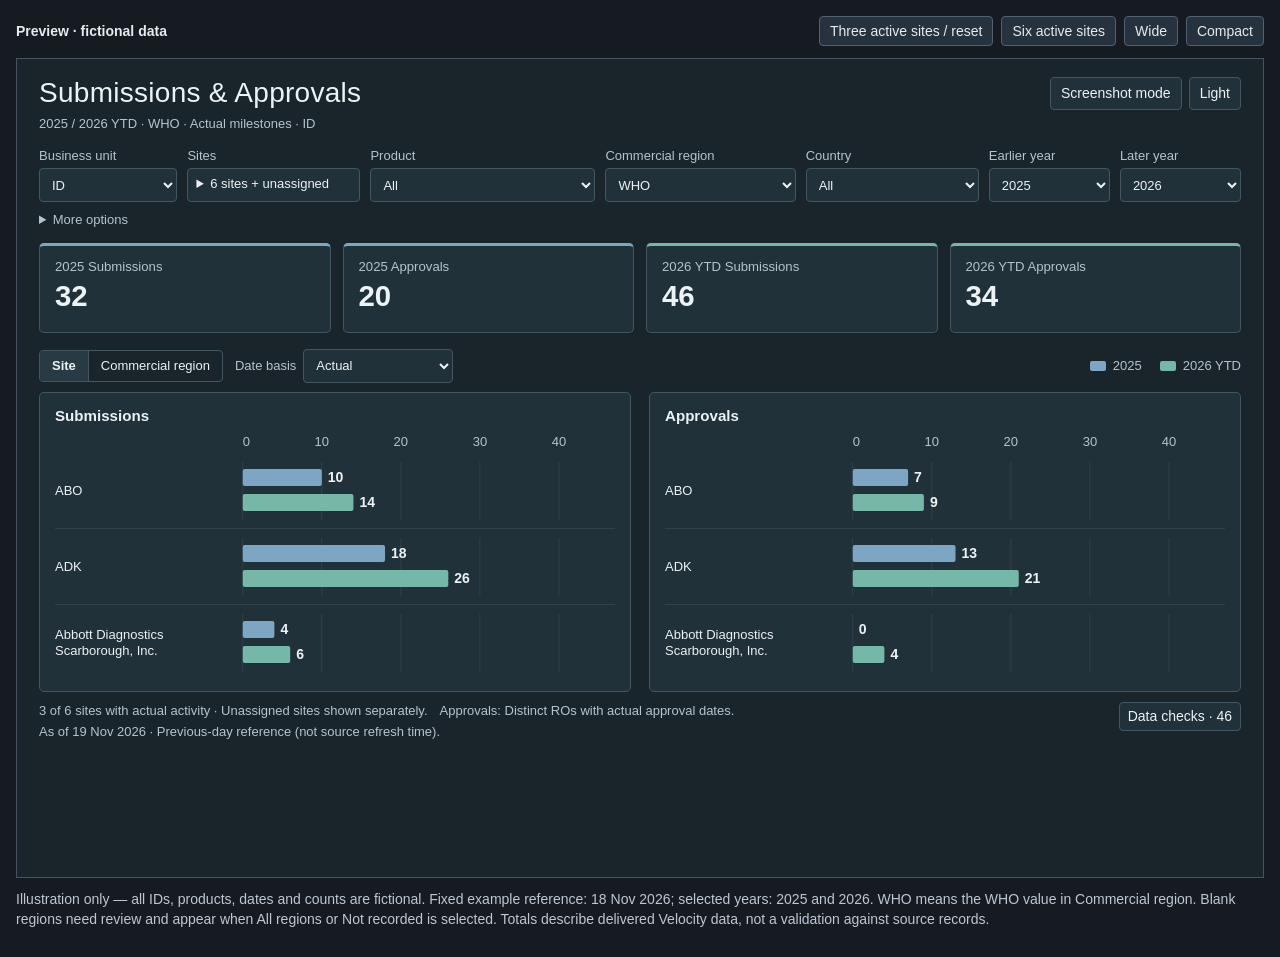
<file: who-activity/preview.html>
<!doctype html><html lang="en"><head><meta charset="utf-8"><meta name="viewport" content="width=device-width,initial-scale=1"><title>Submissions & Approvals — fictional preview</title><style>.who-activity{--who-bg:#19252b;--who-panel:#213139;--who-panel-2:#283b44;--who-text:#edf2f4;--who-muted:#b5c4cc;--who-border:#44565f;--who-older:#7da6c4;--who-newer:#76b8a7;--who-warning:#ead09a;--who-font-size:14px;box-sizing:border-box;position:relative;width:100%;height:100%;overflow:auto;background:var(--who-bg);color:var(--who-text);font-family:'Wallace Sans','Segoe UI',Arial,sans-serif;font-size:var(--who-font-size);line-height:1.35;padding:18px 22px;scrollbar-color:var(--who-border) var(--who-bg);color-scheme:dark;isolation:isolate}
.who-activity *, .who-activity *::before,.who-activity *::after{box-sizing:border-box}
.who-activity.who-light{--who-bg:#fafbfc;--who-panel:#f0f4f6;--who-panel-2:#e5edf1;--who-text:#233640;--who-muted:#50636d;--who-border:#bccad1;--who-older:#477c9f;--who-newer:#318572;--who-warning:#735215;color-scheme:light}
.who-activity h1,.who-activity h2,.who-activity p{margin:0}
.who-activity h1{font-family:'Wallace Sans Light','Wallace Sans','Segoe UI',Arial,sans-serif;font-weight:300;font-size:clamp(24px,2em,30px);letter-spacing:.01em;line-height:1.15}
.who-activity h2{font-size:1.08em;font-weight:600}
.who-activity button,.who-activity input,.who-activity select,.who-activity textarea{font:inherit;color:inherit}
.who-activity button,.who-activity select,.who-activity input,.who-activity textarea,.who-activity summary{outline-offset:3px}
.who-activity button:focus-visible,.who-activity select:focus-visible,.who-activity input:focus-visible,.who-activity summary:focus-visible,.who-bar:focus-visible{outline:2px solid var(--who-newer)}
.who-activity button{cursor:pointer}
.who-activity button:disabled{cursor:default;opacity:.58}
.who-activity button:not(:disabled):hover{background:var(--who-panel-2)}
.who-header{display:flex;align-items:flex-start;justify-content:space-between;gap:12px;margin-bottom:14px}
.who-subtitle{color:var(--who-muted);font-size:max(13px,.92em);margin-top:6px!important}
.who-actions{display:flex;gap:7px;align-items:center;flex-wrap:wrap}
.who-button,.who-site-commands button,.who-paging button,.who-checks{border:1px solid var(--who-border);background:var(--who-panel);padding:6px 10px;border-radius:4px;white-space:nowrap}
.who-notices{border:1px solid var(--who-warning);border-left:3px solid var(--who-warning);background:var(--who-panel);padding:8px 12px;margin-bottom:12px;color:var(--who-warning);font-size:max(13px,.92em)}
.who-notices p+p{margin-top:5px}
.who-filters{display:grid;grid-template-columns:.8fr 1fr 1.3fr 1.1fr 1fr .7fr .7fr;gap:10px;align-items:start;margin-bottom:7px}
.who-field{display:flex;flex-direction:column;gap:4px;min-width:0;color:var(--who-muted);font-size:max(13px,.9em)}
.who-field>span{white-space:nowrap}
.who-field select,.who-sites>summary,.who-state-picker>summary,.who-activity input[type=search]{width:100%;min-width:0;min-height:34px;padding:6px 8px;border:1px solid var(--who-border);border-radius:4px;background:var(--who-panel);color:var(--who-text)}
.who-field select{overflow:hidden;text-overflow:ellipsis}
.who-field select:disabled{opacity:.55}
.who-sites,.who-state-picker{min-width:0}
.who-sites>summary,.who-state-picker>summary{cursor:pointer;list-style-position:inside}
.who-sites[open],.who-state-picker[open]{background:var(--who-panel);border-radius:4px}
.who-state-picker>summary[aria-disabled=true]{opacity:.55;cursor:default}
.who-site-options{max-height:205px;overflow:auto;padding:5px 7px}
.who-site-option{display:flex;align-items:flex-start;gap:7px;padding:5px 1px;overflow-wrap:anywhere;color:var(--who-text)}
.who-site-option[hidden]{display:none}
.who-site-option input{margin-top:3px;accent-color:var(--who-newer)}
.who-site-commands{display:flex;gap:4px;flex-wrap:wrap;padding:7px 5px}
.who-site-commands button{padding:4px 7px;font-size:max(13px,.9em)}
.who-sites input[type=search]{width:calc(100% - 10px);margin:0 5px}
.who-more{margin:0 0 12px;font-size:max(13px,.9em);color:var(--who-muted)}
.who-more>summary{cursor:pointer;width:fit-content;padding:2px 0}
.who-more-fields{display:grid;grid-template-columns:repeat(4,minmax(0,1fr));align-items:start;gap:10px;padding:8px 0 5px}
.who-applied-states{font-size:max(13px,.87em);color:var(--who-muted);padding:0 0 10px;overflow-wrap:anywhere}
.who-note{font-size:max(13px,.87em);color:var(--who-muted);margin-top:4px!important}
.who-cards{display:grid;grid-template-columns:repeat(4,minmax(0,1fr));gap:12px;margin-bottom:16px}
.who-card{display:flex;flex-direction:column;align-items:flex-start;text-align:left;border:1px solid var(--who-border);border-top:3px solid var(--who-older);background:var(--who-panel);padding:12px 15px 10px;border-radius:5px;gap:4px;min-height:90px}
.who-card.who-year-1{border-top-color:var(--who-newer)}
.who-card[aria-pressed=true]{background:var(--who-panel-2);box-shadow:inset 0 0 0 1px var(--who-text)}
.who-card-label{color:var(--who-muted);font-size:max(13px,.94em)}
.who-card-value{font-size:2.1em;line-height:1.1;font-weight:600;font-variant-numeric:tabular-nums}
.who-chart-top{display:flex;justify-content:space-between;align-items:center;gap:12px;margin-bottom:9px}
.who-chart-controls{display:flex;gap:12px;align-items:center;flex-wrap:wrap;min-width:0}
.who-chart-controls .who-field{flex-direction:row;align-items:center;gap:7px}
.who-chart-controls .who-field select{width:150px}
.who-basis-label{font-size:max(13px,.92em);color:var(--who-muted)}
.who-segment{display:flex;border:1px solid var(--who-border);border-radius:4px;overflow:hidden}
.who-segment button{border:0;border-right:1px solid var(--who-border);background:transparent;padding:6px 12px;font-size:max(13px,.92em)}
.who-segment button:last-child{border-right:0}
.who-segment button.is-active{background:var(--who-panel-2);font-weight:600}
.who-legend{display:flex;gap:18px;color:var(--who-muted);font-size:max(13px,.92em)}
.who-legend-item{display:flex;gap:7px;align-items:center;white-space:nowrap}
.who-legend-item i{display:block;width:16px;height:10px;background:var(--who-older);border-radius:2px}
.who-legend-item.who-year-1 i{background:var(--who-newer)}
.who-charts{display:grid;grid-template-columns:repeat(2,minmax(0,1fr));gap:18px;align-items:stretch}
.who-chart-panel{background:var(--who-panel);border:1px solid var(--who-border);border-radius:5px;padding:13px 15px 10px;min-width:0}
.who-chart-panel h2{margin-bottom:2px}
.who-chart-axis,.who-chart-group{display:grid;grid-template-columns:minmax(100px,31%) minmax(0,1fr);column-gap:10px;align-items:center}
.who-chart-axis svg{width:100%;height:25px;overflow:visible;color:var(--who-muted);fill:currentColor;font-size:13px}
.who-chart-group{min-height:76px;padding:3px 0;border-bottom:1px solid color-mix(in srgb,var(--who-border) 45%,transparent)}
.who-chart-group:last-child{border-bottom:0}
.who-group-label{font-size:max(13px,.92em);overflow-wrap:anywhere;font-weight:500;line-height:1.25;padding:4px 0}
.who-bars{width:100%;height:58px;overflow:visible;font-family:inherit}
.who-gridline{stroke:var(--who-border);stroke-width:.7;opacity:.65;vector-effect:non-scaling-stroke}
.who-bar{cursor:pointer}
.who-bar-target{fill:transparent}
.who-bar-fill{fill:var(--who-older)}
.who-year-1 .who-bar-fill{fill:var(--who-newer)}
.who-bar-value{fill:var(--who-text);font-weight:600;font-size:14px;font-variant-numeric:tabular-nums}
.who-bar:hover .who-bar-fill,.who-bar:focus .who-bar-fill{filter:brightness(1.15);stroke:var(--who-text);stroke-width:1;vector-effect:non-scaling-stroke}
.who-bar[aria-pressed=true] .who-bar-fill{stroke:var(--who-text);stroke-width:2;vector-effect:non-scaling-stroke}
.who-empty{display:flex;align-items:center;justify-content:center;min-height:220px;max-width:430px;margin:auto!important;text-align:center;line-height:1.6;color:var(--who-muted);padding:24px 10px}
.who-footer{display:flex;gap:12px;justify-content:space-between;align-items:flex-start;margin-top:10px}
.who-scope{display:flex;flex-wrap:wrap;gap:3px 12px;color:var(--who-muted);font-size:max(13px,.85em);max-width:86%}
.who-checks{padding:4px 8px;font-size:max(13px,.85em)}
.who-capture-filters{font-size:max(13px,.85em);color:var(--who-muted);margin-top:6px!important}
.who-details{margin-top:15px;border:1px solid var(--who-border);border-radius:5px;overflow:hidden;background:var(--who-panel)}
.who-details-top{display:flex;align-items:center;justify-content:space-between;gap:12px;padding:10px 12px;border-bottom:1px solid var(--who-border)}
.who-details-top .who-actions{justify-content:flex-end}
.who-details-top input[type=search]{width:240px;max-width:100%}
.who-details-top .who-field{flex-direction:row;align-items:center;gap:7px}
.who-details-top .who-field select{width:145px}
.who-check-summary{padding:9px 12px 3px;font-size:max(13px,.88em);font-variant-numeric:tabular-nums;color:var(--who-text)}
.who-check-scope{padding:0 12px 5px;font-size:max(13px,.85em);color:var(--who-muted);line-height:1.4}
.who-check-coverage{padding:2px 12px 8px;font-size:max(13px,.85em);color:var(--who-muted)}
.who-check-coverage>summary{cursor:pointer;width:fit-content}
.who-coverage-fields{display:grid;grid-template-columns:repeat(2,minmax(0,1fr));gap:5px 18px;padding:8px 0;overflow-wrap:anywhere}
.who-check-table .who-check-identity{min-width:130px}
.who-check-table .who-check-kind{min-width:170px}
.who-check-table .who-check-priority{min-width:110px}
.who-check-table td:last-child{min-width:260px;max-width:none}
.who-check-review{color:var(--who-warning);font-weight:600}
.who-check-info{color:var(--who-muted)}
.who-detail-scroll{overflow:auto;max-height:300px;overscroll-behavior:contain;scrollbar-gutter:stable;position:relative;isolation:isolate}
.who-table{width:100%;border-collapse:separate;border-spacing:0;text-align:left;font-size:max(13px,.88em)}
.who-table th{position:sticky;top:0;background:var(--who-panel-2);color:var(--who-text);z-index:2;white-space:nowrap;border-bottom:1px solid var(--who-border);font-weight:600;padding:9px 10px}
.who-table th button{border:0;background:transparent;padding:0;text-align:left;white-space:nowrap;font-weight:inherit}
.who-table td{padding:8px 10px;border-bottom:1px solid var(--who-border);vertical-align:top;max-width:260px;overflow-wrap:anywhere}
.who-table tbody tr:last-child td{border-bottom:0}
.who-date{min-width:175px;font-variant-numeric:tabular-nums}
.who-date .who-value-line{grid-template-columns:3.5em minmax(0,1fr)}
.who-value-line{display:grid;grid-template-columns:37px minmax(0,1fr);align-items:start;gap:6px;line-height:1.4}
.who-value-line+.who-value-line{margin-top:3px}
.who-value-label{color:var(--who-muted);font-weight:400;white-space:nowrap}
.who-table td:nth-child(4){min-width:65px}
.who-value-line.is-selected-basis{font-weight:600}
.who-value-line.is-selected-basis .who-value-label{font-weight:600;color:var(--who-text)}
.who-current-states{min-width:160px;max-width:200px!important}
.who-current-states .who-value-line>span:last-child{display:-webkit-box;-webkit-box-orient:vertical;-webkit-line-clamp:2;overflow:hidden}
.who-record-id{min-width:125px}
.who-record-id .who-text-button{text-align:left;white-space:normal;overflow-wrap:anywhere}
.who-source-evidence{margin-top:6px}
.who-source-evidence summary{cursor:pointer;width:fit-content;color:var(--who-muted);font-size:13px}
.who-source-fields{max-height:200px;overflow:auto;overscroll-behavior:contain;padding:6px 0 2px;line-height:1.4}
.who-source-fields p+p{margin-top:5px}
.who-text-button{border:0;background:transparent;padding:0;color:var(--who-text);text-decoration:underline;white-space:nowrap}
.who-paging{display:flex;justify-content:flex-end;gap:7px;align-items:center;padding:7px 10px;border-top:1px solid var(--who-border);font-size:max(13px,.85em)}
.who-paging span{margin-right:auto;color:var(--who-muted)}
.who-paging button{padding:4px 8px}
.who-copy-status{display:block;padding:0 12px;font-size:max(13px,.85em);color:var(--who-muted)}
.who-copy-status:empty{display:none}
.who-copy-fallback{margin:8px 12px;width:calc(100% - 24px);height:85px;background:var(--who-bg);border:1px solid var(--who-border);padding:8px}
.who-compact .who-filters{grid-template-columns:repeat(3,minmax(0,1fr))}
.who-compact .who-more-fields{grid-template-columns:repeat(2,minmax(0,1fr))}
.who-compact .who-charts{grid-template-columns:1fr}
.who-compact .who-chart-axis,.who-compact .who-chart-group{grid-template-columns:minmax(145px,25%) minmax(0,1fr)}
.who-compact .who-chart-group{min-height:68px}
.who-compact .who-details-top{align-items:flex-start;flex-direction:column}
.who-compact .who-details-top .who-actions{justify-content:flex-start;width:100%}
.who-narrow{padding:12px}
.who-narrow .who-header{flex-direction:column}
.who-narrow .who-filters{grid-template-columns:repeat(2,minmax(0,1fr))}
.who-narrow .who-cards{grid-template-columns:repeat(2,minmax(0,1fr));gap:8px}
.who-narrow .who-card{padding:10px;min-height:85px}
.who-narrow .who-more-fields{grid-template-columns:1fr}
.who-narrow .who-chart-panel{padding:10px}
.who-narrow .who-chart-axis,.who-narrow .who-chart-group{grid-template-columns:minmax(100px,34%) minmax(0,1fr);column-gap:8px}
.who-narrow .who-chart-top{flex-wrap:wrap}
.who-narrow .who-footer{flex-wrap:wrap}
.who-narrow .who-scope{max-width:100%}
.who-narrow .who-details-top input[type=search]{width:100%}
.who-narrow .who-coverage-fields{grid-template-columns:1fr}
.who-capture .who-header{margin-bottom:16px}
.who-capture .who-header .who-button{opacity:.65;font-size:max(13px,.8em);padding:3px 7px}
.who-capture .who-chart-top{margin-top:4px}
.who-high-contrast .who-year-1 .who-bar-fill{fill:var(--who-panel);stroke:var(--who-text);stroke-width:2;stroke-dasharray:4 2}
.who-high-contrast .who-legend-item.who-year-1 i{background:var(--who-panel);border:2px dashed var(--who-text)}
@media print{.who-activity{height:auto;overflow:visible}.who-actions,.who-filters,.who-more,.who-details{display:none}.who-activity{print-color-adjust:exact}}


body{margin:0;padding:16px;background:#151b21;color:#e6ebf0;font:14px 'Wallace Sans','Segoe UI',Arial,sans-serif}body>nav{max-width:1440px;margin:0 auto 12px;display:flex;align-items:center;gap:8px;flex-wrap:wrap}body>nav strong{margin-right:auto}body>nav button{font:inherit;color:inherit;border:1px solid #526171;border-radius:4px;background:#26323e;padding:6px 10px;cursor:pointer}#host{box-sizing:border-box;width:100%;max-width:1440px;height:820px;margin:auto;border:1px solid #465260}.demo-note{max-width:1440px;margin:12px auto;color:#bdc8d4;line-height:1.4}</style></head><body><nav aria-label="Fictional preview controls"><strong>Preview · fictional data</strong><button id="three">Three active sites / reset</button><button id="six">Six active sites</button><button id="wide">Wide</button><button id="small">Compact</button></nav><div id="host"></div><p class="demo-note">Illustration only — all IDs, products, dates and counts are fictional. Fixed example reference: 18 Nov 2026; selected years: 2025 and 2026. WHO means the WHO value in Commercial region. Blank regions need review and appear when All regions or Not recorded is selected. Totals describe delivered Velocity data, not a validation against source records.</p><script>(()=>{
// Historical WHO activity: a submission belongs to SubID; an approval belongs to ROID.
// Resolve identity dates before local filters, and allocate each activity only once.
const DEFAULT_SITES = Object.freeze(['ABO', 'ADJ', 'ADK', 'AJG', 'ARDG', 'Abbott Diagnostics Scarborough, Inc.']);
const ROLES = Object.freeze(['SubID', 'ROID', 'AppID', 'RegistrationID', 'Site', 'BusinessUnit', 'CommercialRegion', 'Product', 'SubmissionType', 'ActualSubmission', 'ActualApproval', 'SubmissionURL', 'RegulatoryObjectiveURL', 'RegistrationURL', 'AppStatus', 'ROStatus', 'SubStatus', 'OriginalSubmission', 'LatestSubmission', 'OriginalApproval', 'LatestApproval', 'Country']);
const REQUIRED = Object.freeze(['CommercialRegion', 'Site']);
const STATE_ROLES = Object.freeze(['AppStatus', 'ROStatus', 'SubStatus']);
const STATE_IDS = Object.freeze({AppStatus:'AppID', ROStatus:'ROID', SubStatus:'SubID'});
const STATE_LABELS = Object.freeze({AppStatus:'Application state', ROStatus:'RO state', SubStatus:'Submission state'});
const DATE_BASES = Object.freeze({
  actual:{label:'Actual',submissions:'ActualSubmission',approvals:'ActualApproval'},
  initial:{label:'Initial plan',submissions:'OriginalSubmission',approvals:'OriginalApproval'},
  lbe:{label:'LBE plan',submissions:'LatestSubmission',approvals:'LatestApproval'}
});
const DATE_LABELS = Object.freeze({ActualSubmission:'Actual submission date',ActualApproval:'Actual RO approval date',OriginalSubmission:'Initial planned submission date',OriginalApproval:'Initial planned RO approval date',LatestSubmission:'LBE planned submission date',LatestApproval:'LBE planned RO approval date'});
// Exact states already used by the tracker/change dashboard. Unknown custom
// states are retained, not classified as invalid or assumed to be complete.
const MILESTONE_STATES = Object.freeze({submissions:new Set(['completed','ha received','sent to health authority','rejected']),approvals:new Set(['health authority approved','conditionally approved'])});
const PENDING_STATES = Object.freeze({submissions:new Set(['planned','ready for submission']),approvals:new Set(['planned','in progress','on hold by mah','on hold by health authority'])});
const BEFORE_MILESTONE_STATES = Object.freeze({submissions:new Set(['planned','ready for submission']),approvals:new Set(['planned'])});
const clean = value => String(value ?? '').trim().replace(/\s+/g, ' ');
const norm = value => clean(value).toLocaleLowerCase('en-GB');
const DAY = 86400000;
const WHO_VALUES = new Set(['who', 'who (multi-country)', 'world health organization', 'world health organization (who)']);
const isWHO = value => WHO_VALUES.has(norm(value));
const unique = values => [...new Set(values.map(clean).filter(Boolean))].sort((a,b) => a.localeCompare(b, 'en-GB', {numeric:true}));
const uniqueLabels = values => [...new Map(values.map(clean).map(value => [norm(value), value])).values()].sort((a,b) => a.localeCompare(b, 'en-GB', {numeric:true}));

function parseDay(value) {
  if (value == null || clean(value) === '') return {kind:'blank'};
  let y, m, d;
  if (value instanceof Date) {
    if (!Number.isFinite(+value)) return {kind:'invalid'};
    [y,m,d] = [value.getUTCFullYear(), value.getUTCMonth()+1, value.getUTCDate()];
  } else {
    const text=clean(value), iso=text.match(/^(\d{4})-(\d{2})-(\d{2})(.*)$/), local=text.match(/^(\d{1,2})\/(\d{1,2})\/(\d{4})(.*)$/);
    if (!iso && !local) return {kind:'invalid'};
    const match=iso||local;
    [y,m,d]=iso?match.slice(1,4).map(Number):[Number(match[3]),Number(match[2]),Number(match[1])];
    if (match[4]) {
      const time=match[4].match(/^[T ](\d{2}):(\d{2})(?::(\d{2})(?:\.(\d{1,9}))?)?(Z|[+-]\d{2}:?\d{2})?$/);
      if(!time || Number(time[1])>23 || Number(time[2])>59 || Number(time[3]||0)>59) return {kind:'invalid'};
      if(time[5] && time[5]!=='Z') {
        const offset=time[5].replace(':','');
        if(Number(offset.slice(1,3))>23 || Number(offset.slice(3))>59) return {kind:'invalid'};
      }
    }
  }
  const check=new Date(0); check.setUTCFullYear(y,m-1,d); check.setUTCHours(0,0,0,0);
  return y>=1900 && y<=2100 && check.getUTCFullYear()===y && check.getUTCMonth()===m-1 && check.getUTCDate()===d
    ? {kind:'date',day:+check} : {kind:'invalid'};
}

function resolveDate(values, mapped=true, label='actual') {
  if (!mapped) return {kind:'unmapped'};
  const parsed=values.map(parseDay), days=[...new Set(parsed.filter(value=>value.kind==='date').map(value=>value.day))];
  if (parsed.some(value=>value.kind==='invalid')) return {kind:'issue',reason:'Invalid / outside 1900–2100'};
  if (days.length>1) return {kind:'issue',reason:`Conflicting ${label} dates`};
  return days.length ? {kind:'date',day:days[0]} : {kind:'blank'};
}

function formatDate(value) {
  if (value && typeof value==='object') {
    if (value.kind==='date') value=value.day;
    else if (value.kind==='multiple') return `${value.days.length} dates`;
    else return value.kind==='issue' ? value.reason : value.kind==='unmapped' ? 'Field not mapped' : 'Not recorded';
  }
  if(!Number.isFinite(value)) return 'Not recorded';
  const date=new Date(value),months=['Jan','Feb','Mar','Apr','May','Jun','Jul','Aug','Sep','Oct','Nov','Dec'];
  return `${String(date.getUTCDate()).padStart(2,'0')} ${months[date.getUTCMonth()]} ${date.getUTCFullYear()}`;
}

function validNow(now) { const result=now instanceof Date ? now : now==null ? new Date() : new Date(now); return Number.isFinite(+result)?result:new Date(); }
function defaultState(now) {
  const year=validNow(now).getFullYear();
  return {sites:[...DEFAULT_SITES,''],unit:'ID',product:'*',region:'*',country:'*',submissionType:'*',whoValue:'@who',approvalBasis:'ro',dateBasis:'actual',stateFilters:Object.fromEntries(STATE_ROLES.map(role=>[role,'*'])),groupBy:'site',years:[year-1,year],theme:'dark',capture:false};
}
function normalizeState(saved={},now) {
  const defaults=defaultState(now), state=saved&&typeof saved==='object'?saved:{};
  const years=Array.isArray(state.years)?[...new Set(state.years.map(Number).filter(year=>Number.isInteger(year)&&year>=1900&&year<=2100))].sort((a,b)=>a-b):[];
  return {...defaults,...state,
    sites:state.sites==='*'?'*':Array.isArray(state.sites)?uniqueLabels(state.sites.filter(value=>typeof value==='string')):defaults.sites,
    ...Object.fromEntries(['unit','product','region','country','submissionType','whoValue'].map(key=>[key,typeof state[key]==='string'?clean(state[key]):defaults[key]])),
    dateBasis:Object.hasOwn(DATE_BASES,state.dateBasis)?state.dateBasis:'actual',
    stateFilters:Object.fromEntries(STATE_ROLES.map(role=>[role,Array.isArray(state.stateFilters?.[role])?uniqueLabels(state.stateFilters[role].filter(value=>typeof value==='string')):'*'])),
    years:years.length===2?years:defaults.years, approvalBasis:'ro', groupBy:state.groupBy==='region'?'region':'site',
    theme:state.theme==='light'?'light':'dark', capture:state.capture===true};
}

function mapTable(table) {
  const columns=Array.isArray(table?.columns)?table.columns:[], mapped={}, labels={}, indices={};
  for (const role of ROLES) {
    const matches=columns.map((column,index)=>column?.roles?.[role]?index:-1).filter(index=>index>=0);
    if(matches.length>1) throw new Error(`Map only one field to ${role}.`);
    mapped[role]=matches.length===1; indices[role]=matches[0]??-1;
    labels[role]=mapped[role]?clean(columns[indices[role]].displayName||columns[indices[role]].queryName||role):'';
  }
  return {rows:(Array.isArray(table?.rows)?table.rows:[]).map(values=>Object.fromEntries(ROLES.map(role=>[role,mapped[role]?values[indices[role]]:null]))),missing:REQUIRED.filter(role=>!mapped[role]),mapped,labels};
}

function allocation(rows,role,dimension) {
  const values=uniqueLabels(rows.map(row=>row[role])).filter(Boolean);
  if(!values.length) return {key:`${dimension}:blank`,label:dimension==='site'?'Unassigned site':'Not recorded',values:[],kind:'blank'};
  if(values.length>1) return {key:`${dimension}:multiple`,label:`Multiple ${dimension==='site'?'sites':'regions'} — review`,values,kind:'multiple'};
  return {key:`${dimension}:value:${encodeURIComponent(norm(values[0]))}`,label:values[0],values,kind:'value'};
}
function safeURL(rows,role) {
  const urls=unique(rows.map(row=>row[role]));
  if(urls.length!==1) return '';
  try { const url=new URL(urls[0]); return url.protocol==='https:' && !url.username && !url.password?url.href:''; } catch { return ''; }
}
function companionSubmissionDates(rows,mapped) {
  if(!mapped.ActualSubmission) return {kind:'unmapped'};
  const parsed=rows.map(row=>parseDay(row.ActualSubmission));
  const days=[...new Set(parsed.filter(value=>value.kind==='date').map(value=>value.day))].sort((a,b)=>a-b);
  if(days.length>1) return {kind:'multiple',days,reason:'Multiple linked submission dates'};
  return resolveDate(rows.map(row=>row.ActualSubmission));
}
const predicateValue=(row,role,value,mapped)=>!mapped[role] || value==='*' || norm(row[role])===norm(value);

// States belong to their own IDs, not to a flattened join row. A blank repeat
// cannot hide a known state, and different child states are not parent conflicts.
function stateIndex(rows,mapped) {
  const indices=Object.fromEntries(STATE_ROLES.map(role=>[role,new Map()]));
  for(const role of STATE_ROLES) {
    if(!mapped[role]) continue;
    for(const row of rows) {
      const id=clean(row[STATE_IDS[role]]);
      if(!id) continue;
      if(!indices[role].has(id)) indices[role].set(id,new Map());
      const value=clean(row[role]);
      if(value) indices[role].get(id).set(norm(value),value);
    }
    for(const [id,values] of indices[role]) indices[role].set(id,{id,values:uniqueLabels([...values.values()])});
  }
  const record=(row,role)=>indices[role].get(clean(row[STATE_IDS[role]]))||{id:'',values:clean(row[role])?[clean(row[role])]:[]};
  const matches=(row,role,selection)=>{
    if(!mapped[role]||selection==='*') return true;
    const values=record(row,role).values;
    return selection.some(selected=>selected===''?!values.length:values.some(value=>norm(value)===norm(selected)));
  };
  const aggregate=(identityRows,role)=>{
    if(!mapped[role]) return {kind:'unmapped',values:[],label:'Field not mapped',records:[]};
    const records=[...new Map(identityRows.map(row=>{
      const item=record(row,role);
      // Anonymous states remain evidence from that row, never a fabricated ID.
      return [item.id?`id:${item.id}`:`anonymous:${item.values.map(norm).join('|')}`,item];
    })).values()];
    const values=uniqueLabels(records.flatMap(item=>item.values)),conflicting=records.some(item=>item.id&&item.values.length>1),hasBlank=records.some(item=>!item.values.length);
    const kind=conflicting?'issue':values.length>1||(values.length&&hasBlank)?'multiple':values.length?'value':'blank';
    const labels=[...values,...(hasBlank?['Not recorded']:[])];
    return {kind,values,label:conflicting?`Conflicting states: ${labels.join(' / ')}`:labels.join(' · ')||'Not recorded',records};
  };
  return {matches,aggregate};
}

function rawDates(rows,role) {
  return unique(rows.map(row=>row[role] instanceof Date?Number.isFinite(+row[role])?row[role].toISOString():'Invalid Date':row[role]));
}

function summarize(inputRows,options={}) {
  const rows=Array.isArray(inputRows)?inputRows:[], now=validNow(options.now), state=normalizeState(options,now);
  const mapped=Object.fromEntries(ROLES.map(role=>[role,options.mapped instanceof Set?options.mapped.has(role):Array.isArray(options.mapped)?options.mapped.includes(role):options.mapped&&Object.hasOwn(options.mapped,role)?options.mapped[role]===true:rows.some(row=>Object.hasOwn(row,role))]));
  const notices=[],issues=[],events=[],issueKeys=new Map(), years=state.years;
  const dateBasis=state.dateBasis,dateBasisLabel=DATE_BASES[dateBasis].label;
  const basisDateRoles={submissions:DATE_BASES[dateBasis].submissions,approvals:DATE_BASES[dateBasis].approvals};
  const resolvedStates=stateIndex(rows,mapped);
  const addIssue=(issue,key=JSON.stringify([issue.kind,issue.metric,issue.id,issue.field,issue.sourceRow]))=>{
    issue={severity:'review',checkGroup:'review',recordType:issue.metric==='submissions'?'submission':issue.metric==='approvals'?'ro':'source',...issue};
    const existing=issueKeys.get(key);
    if(!existing){issueKeys.set(key,issue);issues.push(issue);return;}
    if(issue.sourceRows) {
      existing.sourceRows=(existing.sourceRows||0)+issue.sourceRows;
      if(existing.sourceRowExamples.length<20) existing.sourceRowExamples.push(...issue.sourceRowExamples.slice(0,20-existing.sourceRowExamples.length));
      for(const field of ['subIds','roIds','appIds','registrationIds','products','sites','regions']) existing[field]=unique([...(existing[field]||[]),...(issue[field]||[])]);
      if(issue.sourceFields) {
        existing.sourceFields ||= {};
        for(const [field,values] of Object.entries(issue.sourceFields)) existing.sourceFields[field]=uniqueLabels([...(existing.sourceFields[field]||[]),...values]).slice(0,20);
      }
    }
  };
  const sourceReview=(row,sourceRow,kind,message,metric)=>{
    const subId=clean(row.SubID),roId=clean(row.ROID),id=subId||roId||`Source row ${sourceRow+1}`;
    const key=(subId||roId)?JSON.stringify([kind,metric,subId,roId]):JSON.stringify([kind,metric,'anonymous',sourceRow]);
    const sourceRoles=metric==='applications'?['AppStatus']:[...Object.values(DATE_BASES).map(basis=>basis[metric]),metric==='submissions'?'SubStatus':'ROStatus'];
    const sourceFields=kind==='missingID'?Object.fromEntries(sourceRoles.filter(field=>mapped[field]).map(field=>[field,[row[field] instanceof Date?Number.isFinite(+row[field])?row[field].toISOString():'Invalid Date':clean(row[field])]])):undefined;
    addIssue({id,kind,message,...(metric?{metric}:{}),...(sourceFields?{sourceFields,field:metric==='applications'?'AppID':metric==='submissions'?'SubID':'ROID'}:{}),recordType:subId?'submission':roId?'ro':'source',sourceRow,sourceRows:1,sourceRowExamples:[sourceRow+1],
      subIds:unique([row.SubID]),roIds:unique([row.ROID]),appIds:unique([row.AppID]),registrationIds:unique([row.RegistrationID]),products:unique([row.Product]),sites:unique([row.Site]),regions:unique([row.CommercialRegion]),
      site:clean(row.Site)||'Unassigned site',region:clean(row.CommercialRegion)||'Not recorded',rawSite:clean(row.Site),rawCommercialRegion:clean(row.CommercialRegion)},key);
  };
  // Convert the local calendar date before subtracting a day so DST changes
  // cannot shift this reference. Legacy source as-of fields are ignored.
  const asOf=Date.UTC(now.getFullYear(),now.getMonth(),now.getDate())-DAY;
  const referenceSource='Previous-day reference (not source refresh time)';
  const checkCoverage=[...Object.entries(DATE_BASES).flatMap(([,basis])=>['submissions','approvals'].map(metric=>({field:basis[metric],label:DATE_LABELS[basis[metric]],type:'date',mapped:mapped[basis[metric]],identityMapped:mapped[metric==='submissions'?'SubID':'ROID']}))),...STATE_ROLES.map(field=>({field,label:STATE_LABELS[field],type:'state',mapped:mapped[field],identityMapped:mapped[STATE_IDS[field]]}))];
  const unavailableMetrics={submissions:!mapped.SubID||!mapped[basisDateRoles.submissions],approvals:!mapped.ROID||!mapped[basisDateRoles.approvals]};
  const dateLabel=metric=>`${dateBasisLabel} ${metric==='submissions'?'submission':'RO approval'} date`;
  if(unavailableMetrics.submissions) notices.push(`Submissions unavailable: map Submission ID and ${dateLabel('submissions')} (${basisDateRoles.submissions}).`);
  if(unavailableMetrics.approvals) notices.push(`Approvals unavailable: map RO ID and ${dateLabel('approvals')} (${basisDateRoles.approvals}).`);
  const scopeUnavailable=REQUIRED.some(role=>!mapped[role]);
  for(const coverage of checkCoverage) {
    const idRole=coverage.type==='state'?STATE_IDS[coverage.field]:coverage.field.endsWith('Submission')?'SubID':'ROID';
    const identityPresent=rows.some(row=>clean(row[idRole]));
    coverage.checked=coverage.mapped&&coverage.identityMapped&&rows.length>0&&identityPresent&&!scopeUnavailable;
    coverage.reason=coverage.checked?'':!coverage.mapped?'Field not mapped':!coverage.identityMapped?'Owning ID field not mapped':!rows.length?'No data delivered':scopeUnavailable?'Map required scope fields':!identityPresent?'No owning IDs delivered':'Not checked';
  }
  if(!mapped.CommercialRegion) notices.push('Map Commercial region. WHO is identified by its explicit commercial-region value; missing regions are not inferred to be WHO.');
  if(!mapped.Site) notices.push('Map the manufacturing site field before viewing activity by the six sites.');
  if(!mapped.BusinessUnit&&state.unit!=='*') notices.push('Business unit is not mapped. The ID/unit filter cannot be applied; counts include all delivered business units.');
  if(!mapped.Country&&state.country!=='*') notices.push('Country is not mapped. The country filter cannot be applied; counts include all delivered countries.');
  for(const role of STATE_ROLES) if(!mapped[role]&&state.stateFilters[role]!=='*') notices.push(`${STATE_LABELS[role]} is not mapped. Its state filter cannot be applied; counts include all delivered states.`);
  const choices={sites:uniqueLabels(rows.map(row=>row.Site)),units:uniqueLabels(rows.map(row=>row.BusinessUnit)),products:uniqueLabels(rows.map(row=>row.Product)),regions:uniqueLabels(rows.map(row=>row.CommercialRegion)),countries:uniqueLabels(rows.map(row=>row.Country)),whoValues:uniqueLabels(rows.map(row=>row.CommercialRegion)),submissionTypes:uniqueLabels(rows.map(row=>row.SubmissionType)),stateFilters:Object.fromEntries(STATE_ROLES.map(role=>[role,uniqueLabels(rows.map(row=>row[role]))])),years:[...new Set([...years,...rows.flatMap(row=>Object.values(DATE_BASES).flatMap(basis=>[row[basis.submissions],row[basis.approvals]])).map(parseDay).filter(value=>value.kind==='date').map(value=>new Date(value.day).getUTCFullYear())])].sort((a,b)=>a-b)};
  const whoMatch=row=>state.whoValue==='*'||(state.whoValue==='@who'?isWHO(row.CommercialRegion):norm(row.CommercialRegion)===norm(state.whoValue));
  const dimensionMatch=row=>predicateValue(row,'BusinessUnit',state.unit,mapped) && predicateValue(row,'Product',state.product,mapped) && predicateValue(row,'SubmissionType',state.submissionType,mapped) && predicateValue(row,'Country',state.country,mapped) && STATE_ROLES.every(role=>resolvedStates.matches(row,role,state.stateFilters[role]));
  const baseMatch=row=>whoMatch(row) && dimensionMatch(row);
  const siteMatch=(row,site)=>state.sites==='*'||state.sites.some(value=>value===''?!clean(row.Site)&&(!site||site.kind==='blank'):norm(value)===norm(row.Site));
  const regionMatch=(row,region)=>!mapped.CommercialRegion||state.region==='*'||(state.region===''?region.kind==='blank':norm(row.CommercialRegion)===norm(state.region));
  const allMatch=(row,region,site,countries)=>baseMatch(row)&&(state.whoValue!==''||region.kind==='blank')&&siteMatch(row,site)&&regionMatch(row,region)&&(!mapped.Country||state.country!==''||!countries.length);
  if(mapped.CommercialRegion && rows.length && !rows.some(whoMatch)) notices.push('No rows match the selected commercial region. Select the exact WHO region value supplied in your source.');
  if(mapped.BusinessUnit && rows.length && !rows.some(row=>predicateValue(row,'BusinessUnit',state.unit,mapped))) notices.push(`No delivered rows match business unit ${state.unit || 'Not recorded'}.`);
  if(scopeUnavailable) unavailableMetrics.submissions=unavailableMetrics.approvals=true;

  if(!scopeUnavailable) {
    // Missing IDs are source rows, never made-up distinct records. Approval ownership
    // is independent, so a missing submission ID does not remove a valid RO approval.
    rows.forEach((row,sourceRow)=>{
      // Blank regions cannot establish WHO membership. Keep their source rows
      // reviewable even while the default WHO-only totals exclude them.
      if(!clean(row.CommercialRegion) && !whoMatch(row) && dimensionMatch(row) && siteMatch(row)) sourceReview(row,sourceRow,'unclassifiedRegion','Commercial region not recorded. WHO membership is unknown, so this source row is excluded from the selected region totals.');
      if(!clean(row.Site)&&dimensionMatch(row)&&(whoMatch(row)||!clean(row.CommercialRegion))) sourceReview(row,sourceRow,'missingSite','Manufacturing site is blank on this source row. A recorded site on the same identity is retained where available; otherwise activity uses Unassigned site. No site is inferred.');
      if(!baseMatch(row)) return;
      const region=allocation([row],'CommercialRegion','region');
      if(!regionMatch(row,region)) return;
      if(!siteMatch(row)) return;
      if(mapped.SubID&&!clean(row.SubID)) sourceReview(row,sourceRow,'missingID','Submission ID not recorded. This source row cannot identify a distinct submission.','submissions');
      if(mapped.ROID&&!clean(row.ROID)) sourceReview(row,sourceRow,'missingID','RO ID not recorded. This source row cannot identify a distinct RO approval.','approvals');
      if(mapped.AppID&&mapped.AppStatus&&!clean(row.AppID)&&clean(row.AppStatus)) sourceReview(row,sourceRow,'missingID','Application state is recorded but Application ID is blank. The raw state is retained as source evidence; no application identity or state conflict is inferred.','applications');
    });
    for(const metric of ['submissions','approvals']) {
      // Auditing does not depend on the chart's selected date basis. A missing
      // mapping for that basis must not hide checks on other mapped fields.
      if(!mapped[metric==='submissions'?'SubID':'ROID']) continue;
      const idRole=metric==='submissions'?'SubID':'ROID',dateRole=basisDateRoles[metric], byID=new Map();
      for(const row of rows) { const id=clean(row[idRole]); if(id){if(!byID.has(id))byID.set(id,[]);byID.get(id).push(row);} }
      for(const [id,identityRows] of byID) {
        const dates=Object.fromEntries(Object.entries(DATE_BASES).map(([basis,roles])=>[basis,resolveDate(identityRows.map(row=>row[roles[metric]]),mapped[roles[metric]],basis==='actual'?'actual':roles.label.toLowerCase())]));
        const date=dates[dateBasis];
        const site=allocation(identityRows,'Site','site'), region=allocation(identityRows,'CommercialRegion','region');
        const countries=uniqueLabels(identityRows.map(row=>row.Country)).filter(Boolean);
        // All scope dimensions must coexist in a delivered row. Identity dates and
        // allocation still use all joins, so filtering cannot conceal conflicts.
        if(!identityRows.some(row=>allMatch(row,region,site,countries))) continue;
        const states=Object.fromEntries(STATE_ROLES.map(role=>[role,resolvedStates.aggregate(identityRows,role)]));
        const metadata={id,metric,subIds:unique(identityRows.map(row=>row.SubID)),roIds:unique(identityRows.map(row=>row.ROID)),appIds:unique(identityRows.map(row=>row.AppID)),registrationIds:unique(identityRows.map(row=>row.RegistrationID)),products:unique(identityRows.map(row=>row.Product)),site:site.label,region:region.label,sites:site.values,regions:region.values,countries,country:countries.join(' · ')||'Not recorded'};
        if(site.kind==='multiple') addIssue({...metadata,kind:'multipleSites',message:'This record has multiple manufacturing sites. When otherwise eligible for the chart, it is counted once in Multiple sites — review, not once per site.'});
        if(region.kind==='multiple') addIssue({...metadata,kind:'multipleRegions',message:'This record has multiple commercial regions. When otherwise eligible for the chart, it is counted once in Multiple regions — review, not once per region.'});
        if(region.kind==='blank'&&mapped.CommercialRegion) addIssue({...metadata,kind:'missingRegion',message:'Commercial region not recorded. The record can remain included when All or Not recorded is selected and its date is eligible for the chart.'});
        const ownState=states[metric==='submissions'?'SubStatus':'ROStatus'];
        const stateValues=ownState.values,oneState=stateValues.length===1?norm(stateValues[0]):'';
        for(const basis of ['actual','initial','lbe']) {
          const field=DATE_BASES[basis][metric],resolved=dates[basis];
          if(!mapped[field]) continue;
          const future=basis==='actual'&&resolved.kind==='date'&&resolved.day>asOf;
          const mismatch=basis==='actual'&&resolved.kind==='date'&&BEFORE_MILESTONE_STATES[metric].has(oneState);
          if(resolved.kind==='date'&&!future&&!mismatch) continue;
          const rawValues=rawDates(identityRows,field),evidence={...metadata,field,dateBasis:basis,stateValues,rawValues:rawValues.slice(0,20),rawValueCount:rawValues.length};
          if(resolved.kind==='issue') addIssue({...evidence,kind:basis==='actual'?'invalidDate':'invalidPlanDate',message:`${resolved.reason}: ${DATE_LABELS[field].toLowerCase()}. Excluded from ${DATE_BASES[basis].label.toLowerCase()} activity for this metric; other usable date bases remain independent.`});
          else if(resolved.kind==='blank') {
            const complete=basis==='actual'&&MILESTONE_STATES[metric].has(oneState),pending=basis==='actual'&&PENDING_STATES[metric].has(oneState);
            const explanation=complete?` The current state (${stateValues[0]}) provides milestone evidence; verify the actual date in Velocity.`:pending?` Expected pending work in the current state (${stateValues[0]}); this is not a confirmed data error.`:basis==='actual'?' The milestone may not have occurred; no completion is inferred from an unknown or inactive state.':' This may be an unrecorded baseline or estimate; it is not automatically a data error.';
            addIssue({...evidence,kind:'missingDate',severity:complete?'review':'info',checkGroup:complete?'review':pending?'expectedPending':'notRecorded',message:`${DATE_LABELS[field]} not recorded; no year can be assigned for this date basis.${explanation} No other date basis is substituted.`});
          } else if(future) addIssue({...evidence,kind:'futureDate',date:resolved.day,message:'Actual date is after the as-of reference. Excluded from actual activity for this metric; planned activity remains independent.'});
          if(mismatch) addIssue({...evidence,kind:'stateDateMismatch',date:resolved.day,message:`An actual date is recorded while the current ${metric==='submissions'?'submission':'RO'} state is ${stateValues[0]}. Review the state/date combination; usable actual activity is retained.`});
        }
        if(unavailableMetrics[metric]||date.kind!=='date') continue;
        if(dateBasis==='actual'&&date.day>asOf) continue;
        const year=new Date(date.day).getUTCFullYear();
        if(!years.includes(year)) continue;
        const group=state.groupBy==='region'?region:site;
        events.push({...metadata,key:`${metric}:${encodeURIComponent(id)}`,date:date.day,year,dateBasis,initialDate:dates.initial,lbeDate:dates.lbe,actualDate:dates.actual,states,groupKey:group.key,groupLabel:group.label,siteKey:site.key,regionKey:region.key,submissionDate:metric==='submissions'?dates.actual:companionSubmissionDates(identityRows,mapped),approvalDate:metric==='approvals'?dates.actual:resolveDate(identityRows.map(row=>row.ActualApproval),mapped.ActualApproval),url:safeURL(identityRows,metric==='submissions'?'SubmissionURL':'RegulatoryObjectiveURL'),source:'Velocity'});
      }
    }
    // State checks are owned by their IDs independently of milestone availability.
    // This includes an application or RO with no child submission yet.
    for(const field of STATE_ROLES) {
      const idRole=STATE_IDS[field];
      if(!mapped[field]||!mapped[idRole]) continue;
      const byID=new Map();
      for(const row of rows) {const id=clean(row[idRole]);if(id){if(!byID.has(id))byID.set(id,[]);byID.get(id).push(row);}}
      for(const [id,identityRows] of byID) {
        const resolved=resolvedStates.aggregate(identityRows,field);
        if(resolved.kind!=='blank'&&resolved.kind!=='issue') continue;
        const site=allocation(identityRows,'Site','site'),region=allocation(identityRows,'CommercialRegion','region'),countries=uniqueLabels(identityRows.map(row=>row.Country)).filter(Boolean);
        if(!identityRows.some(row=>allMatch(row,region,site,countries))) continue;
        const recordType=field==='AppStatus'?'application':field==='ROStatus'?'ro':'submission';
        const metadata={id,recordType,field,metric:field==='ROStatus'?'approvals':field==='SubStatus'?'submissions':'applications',stateValues:resolved.values,rawValues:resolved.values,rawValueCount:resolved.values.length,subIds:unique(identityRows.map(row=>row.SubID)),roIds:unique(identityRows.map(row=>row.ROID)),appIds:unique(identityRows.map(row=>row.AppID)),registrationIds:unique(identityRows.map(row=>row.RegistrationID)),products:unique(identityRows.map(row=>row.Product)),site:site.label,region:region.label,sites:site.values,regions:region.values,countries};
        if(resolved.kind==='blank') addIssue({...metadata,kind:'missingState',severity:'info',checkGroup:'notRecorded',message:`${STATE_LABELS[field]} not recorded for this ${recordType}. No state or completion is inferred; verify the source field if a state is expected.`});
        else if(resolved.kind==='issue') addIssue({...metadata,kind:'conflictingState',message:`Conflicting ${STATE_LABELS[field].toLowerCase()} values for the same ${idRole}. Date-based activity remains counted; review the source state.`});
      }
    }
  }
  const totals={submissions:[0,0],approvals:[0,0]},groupsByKey=new Map();
  for(const event of events) {
    const yearIndex=years.indexOf(event.year); totals[event.metric][yearIndex]++;
    if(!groupsByKey.has(event.groupKey)) groupsByKey.set(event.groupKey,{key:event.groupKey,label:event.groupLabel,submissions:[0,0],approvals:[0,0]});
    groupsByKey.get(event.groupKey)[event.metric][yearIndex]++;
  }
  const defaultOrder=DEFAULT_SITES.map(norm), rank=group=>state.groupBy==='site'&&defaultOrder.includes(norm(group.label))?defaultOrder.indexOf(norm(group.label)):group.key.endsWith(':blank')?10001:group.key.endsWith(':multiple')?10002:1000;
  const groups=[...groupsByKey.values()].sort((a,b)=>rank(a)-rank(b)||a.label.localeCompare(b.label,'en-GB',{numeric:true}));
  events.sort((a,b)=>b.date-a.date||a.metric.localeCompare(b.metric)||a.id.localeCompare(b.id,'en-GB',{numeric:true}));
  const activeSites=uniqueLabels(events.flatMap(event=>event.sites));
  const unassignedSiteActivity={submissions:[0,0],approvals:[0,0]};
  for(const event of events) if(event.siteKey==='site:blank') unassignedSiteActivity[event.metric][years.indexOf(event.year)]++;
  const scopeLabel=state.whoValue==='@who'?'WHO':state.whoValue==='*'?'All commercial regions':state.whoValue||'Commercial region not recorded';
  const approvalBasisLabel=dateBasis==='actual'?'Distinct ROs with actual approval dates':`Distinct ROs with ${dateBasisLabel.toLowerCase()} approval dates`;
  const issuesSummary={total:issues.length,review:issues.filter(issue=>issue.severity==='review').length,info:issues.filter(issue=>issue.severity==='info').length,recordCount:new Set(issues.filter(issue=>['submission','ro','application'].includes(issue.recordType)).map(issue=>JSON.stringify([issue.recordType,issue.id]))).size,unidentifiedCount:new Set(issues.filter(issue=>issue.recordType==='source').map(issue=>issue.sourceRow)).size,datasetCount:issues.filter(issue=>issue.recordType==='dataset').length};
  return {years,asOf,asOfLabel:formatDate(asOf),referenceSource,dateBasis,dateBasisLabel,basisDateRoles,totals,groups,events,issues,issuesSummary,checkCoverage,choices,notices,unavailableMetrics,scopeUnavailable,mapped,scopeLabel,visibleSites:activeSites.filter(site=>defaultOrder.includes(norm(site))).length,visibleSiteLabels:activeSites,unassignedSiteActivity,totalDefaultSites:DEFAULT_SITES.length,approvalBasisLabel,source:'Velocity',sourceRowCount:rows.length,state};
}


const SVG_NS = 'http://www.w3.org/2000/svg';
const METRICS = { submissions: 'Submissions', approvals: 'Approvals' };
const UI_DATE_BASES = { actual: 'Actual', initial: 'Initial plan', lbe: 'LBE plan' };
const STATE_FIELDS = [['AppStatus', 'Application state', 'App'], ['ROStatus', 'RO state', 'RO'], ['SubStatus', 'Submission state', 'Sub']];
const UI_CHECK_FIELDS = { ActualSubmission: 'Actual submission date', ActualApproval: 'Actual RO approval date', OriginalSubmission: 'Initial planned submission date', LatestSubmission: 'LBE planned submission date', OriginalApproval: 'Initial planned RO approval date', LatestApproval: 'LBE planned RO approval date', AppStatus: 'Application state', ROStatus: 'RO state', SubStatus: 'Submission state', Site: 'Manufacturing site', CommercialRegion: 'Commercial region', SubID: 'Submission ID', ROID: 'RO ID', AppID: 'Application ID' };
const UI_CHECK_KINDS = { missingDate: 'Date not recorded', invalidDate: 'Date needs review', invalidPlanDate: 'Plan date needs review', futureDate: 'Actual date after reference', conflictingState: 'Conflicting states', missingState: 'State not recorded', stateDateMismatch: 'State and date differ', unclassifiedRegion: 'Commercial region not recorded', missingRegion: 'Commercial region not recorded', missingSite: 'Manufacturing site blank', missingID: 'Record ID not recorded', multipleSites: 'Multiple manufacturing sites', multipleRegions: 'Multiple commercial regions' };
const uiCheckLabel = record => record.checkGroup === 'expectedPending' ? 'Expected pending date' : UI_CHECK_KINDS[record.kind] || String(record.kind || 'Check').replace(/([a-z])([A-Z])/g, '$1 $2');
const uiCheckType = record => ({ submission: 'Submission', ro: 'RO', application: 'Application', dataset: 'Dataset', source: 'Source row' }[record.recordType] || METRICS[record.metric] || 'Record');
const uiCheckSeverity = record => record.severity === 'info' ? 'info' : 'review';
const uiCheckPriority = record => uiCheckSeverity(record) === 'info' ? 'Information' : 'Needs review';
const uiCheckIdentified = record => !!record.id && !['dataset', 'source'].includes(record.recordType) && !/^Source row \d+$/.test(record.id);
const uiCheckCell = value => {
  const original = String(value ?? '');
  const safe = original.replace(/[\t\r\n]/g, ' ');
  return /^[\t\r\n]/.test(original) || /^\s*[=+\-@]/.test(original) ? `'${safe}` : safe;
};
const PAGE_SIZE = 20;
const NOT_RECORDED = 'Not recorded';
const number = value => new Intl.NumberFormat('en-GB').format(value || 0);
const list = value => Array.isArray(value) ? value : value == null || value === '' ? [] : [value];
const textList = value => list(value).filter(Boolean).join(', ') || NOT_RECORDED;
const safeUrl = value => {
  try { const url = new URL(String(value)); return url.protocol === 'https:' ? url.href : null; }
  catch { return null; }
};
const niceMaximum = value => {
  if (value <= 4) return 4;
  const desiredStep = value / 4;
  const power = 10 ** Math.floor(Math.log10(desiredStep));
  const multiple = [1, 2, 5, 10].find(candidate => candidate * power >= desiredStep);
  return multiple * power * 4;
};

/** All record values are written as text. The host owns persisted state and external actions. */
function render(root, rows, options = {}) {
  const doc = root.ownerDocument;
  const node = (tag, text, className) => {
    const result = doc.createElement(tag);
    if (text !== undefined && text !== null) result.textContent = String(text);
    if (className) result.className = className;
    return result;
  };
  const svg = (tag, attrs = {}, text) => {
    const result = doc.createElementNS(SVG_NS, tag);
    for (const [key, value] of Object.entries(attrs)) result.setAttribute(key, String(value));
    if (text !== undefined) result.textContent = String(text);
    return result;
  };
  const state = { ...defaultState(options.now), ...options.state };
  const result = summarize(rows, { ...state, now: options.now, mapped: options.mapped });
  const width = options.width || root.clientWidth || 1200;
  const active = doc.activeElement;
  const focused = root.contains(active) ? active?.getAttribute?.('data-focus-key') : null;
  const selection = focused && /^(INPUT|TEXTAREA)$/.test(active.tagName)
    ? { start: active.selectionStart, end: active.selectionEnd } : null;
  const rootScroll = root.scrollTop;
  const oldDetails = root.querySelector('.who-detail-scroll');
  const detailsScroll = oldDetails?.scrollTop || 0;
  const oldSitesOpen = !!root.querySelector('.who-sites')?.open;
  const oldMoreOpen = !!root.querySelector('.who-more')?.open;
  const oldStateOpen = new Set([...root.querySelectorAll('.who-state-picker[open]')].map(item => item.dataset.role));
  const previousDetail = root.getAttribute('data-detail');
  const detailSignature = JSON.stringify(state.detail || null);
  const change = patch => options.onChange?.(patch);
  const filterChange = patch => change({ ...patch, detail: null, detailSearch: '', page: 0 });
  const isMapped = role => result.mapped ? result.mapped[role] !== false : !options.mapped || options.mapped[role] !== false;
  const focusKey = (element, key) => { element.setAttribute('data-focus-key', key); return element; };
  const button = (text, action, className = '', aria) => {
    const item = node('button', text, className);
    item.type = 'button';
    if (aria) item.setAttribute('aria-label', aria);
    item.addEventListener('click', action);
    return item;
  };
  const choose = (metric, year, groupKey = null) => change({ ...(state.capture ? { capture: false } : {}), detail: { metric, year, groupKey }, detailSearch: '', page: 0 });

  root.replaceChildren();
  root.className = `who-activity ${state.theme === 'light' ? 'who-light' : 'who-dark'}${state.capture ? ' who-capture' : ''}${width <= 950 ? ' who-compact' : ''}${width <= 540 ? ' who-narrow' : ''}`;
  root.tabIndex = 0;
  root.setAttribute('data-detail', detailSignature);
  root.setAttribute('aria-label', 'Submissions and approvals');
  root.onkeydown = event => {
    if (event.key === 'Escape' && (state.capture || state.detail)) {
      event.preventDefault();
      change({ capture: false, detail: null });
    }
  };
  root.style.setProperty('--who-font-size', `${Math.max(14, Math.min(16, width / 100))}px`);
  if (options.highContrast) {
    const hc = options.highContrast;
    for (const [key, value] of Object.entries({ '--who-bg': hc.background, '--who-panel': hc.background, '--who-text': hc.foreground, '--who-muted': hc.foreground, '--who-border': hc.foreground, '--who-older': hc.foreground, '--who-newer': hc.foreground })) {
      if (typeof value === 'string') root.style.setProperty(key, value);
    }
    root.classList.add('who-high-contrast');
  } else {
    for (const key of ['--who-bg', '--who-panel', '--who-text', '--who-muted', '--who-border', '--who-older', '--who-newer']) root.style.removeProperty(key);
  }

  const header = node('header', null, 'who-header');
  const heading = node('div');
  const scopeLabel = result.scopeLabel || (state.whoValue === '@who' ? 'WHO' : state.whoValue === '*' ? 'All commercial regions' : state.whoValue || 'Commercial region not recorded');
  heading.append(node('h1', 'Submissions & Approvals'));
  const years = result.years;
  const dateBasis = result.dateBasis || (Object.hasOwn(UI_DATE_BASES, state.dateBasis) ? state.dateBasis : 'actual');
  const dateBasisLabel = result.dateBasisLabel || UI_DATE_BASES[dateBasis];
  const basisSuffix = dateBasis === 'actual' ? '' : ` · ${dateBasisLabel}`;
  const stateFilters = state.stateFilters || {};
  const currentYear = new Date(result.asOf).getUTCFullYear();
  const yearLabel = year => `${year}${dateBasis === 'actual' && year === currentYear ? ' YTD' : ''}`;
  heading.append(node('p', `${yearLabel(years[0])} / ${yearLabel(years[1])} · ${scopeLabel} · ${dateBasis === 'actual' ? 'Actual milestones' : `${dateBasisLabel} dates · Full calendar years`} · ${!isMapped('BusinessUnit') ? 'All delivered business units' : state.unit === '*' ? 'All business units' : state.unit}`, 'who-subtitle'));
  header.append(heading);
  const actions = node('div', null, 'who-actions');
  const captureButton = focusKey(button(state.capture ? 'Interactive mode' : 'Screenshot mode', () => change({ capture: !state.capture }), 'who-button', state.capture ? 'Return to interactive mode' : 'Use screenshot layout'), 'capture');
  captureButton.title = 'Simplifies the layout for screen capture. Power BI native PDF and PowerPoint export support is unchanged.';
  actions.append(captureButton);
  if (!state.capture) {
    const theme = focusKey(button(state.theme === 'light' ? 'Dark' : 'Light', () => change({ theme: state.theme === 'light' ? 'dark' : 'light' }), 'who-button', `Use ${state.theme === 'light' ? 'dark' : 'light'} theme`), 'theme');
    actions.append(theme);
  }
  header.append(actions);
  root.append(header);

  const notices = new Set([...(result.notices || []), ...list(options.notice)].filter(Boolean));
  if (options.missing?.length) notices.add(`Map required fields: ${options.missing.map(value => options.labels?.[value] || value).join(', ')}.`);
  if (notices.size) {
    const region = node('div', null, 'who-notices');
    region.setAttribute('role', 'status');
    region.setAttribute('data-testid', 'notices');
    for (const message of notices) region.append(node('p', message));
    root.append(region);
  }

  const choices = result.choices || {};
  const makeSelect = (parent, label, name, value, values, callback, { all = true, disabled = false, display = item => item === '' ? NOT_RECORDED : String(item), extra = [] } = {}) => {
    const wrapper = node('label', null, 'who-field');
    wrapper.append(node('span', label));
    const select = focusKey(node('select'), name);
    select.setAttribute('aria-label', label);
    select.setAttribute('data-testid', `filter-${name}`);
    if (all) {
      const option = node('option', 'All'); option.value = '*'; select.append(option);
    }
    const seen = new Set(all ? ['*'] : []);
    for (const item of [...extra, ...list(values)]) {
      const key = typeof item === 'object' ? item.key : item;
      if (seen.has(String(key))) continue;
      seen.add(String(key));
      const option = node('option', typeof item === 'object' ? item.label : display(item));
      option.value = String(key); select.append(option);
    }
    if (!seen.has(String(value))) {
      const option = node('option', `${display(value)} (not in delivered data)`); option.value = String(value); select.append(option);
    }
    select.value = String(value);
    select.disabled = disabled;
    if (disabled) select.title = `${label} field is not mapped`;
    select.addEventListener('change', () => callback(select.value));
    wrapper.append(select); parent.append(wrapper);
    return select;
  };

  if (!state.capture) {
    const filters = node('div', null, 'who-filters');
    makeSelect(filters, 'Business unit', 'unit', state.unit, choices.units, value => filterChange({ unit: value }), { disabled: !isMapped('BusinessUnit') });
    const siteField = node('div', null, 'who-field who-site-field');
    siteField.append(node('span', 'Sites'));
    const sites = node('details', null, 'who-sites'); sites.open = oldSitesOpen;
    const selectedSites = state.sites === '*' ? null : new Set(list(state.sites));
    const siteSummary = focusKey(node('summary', selectedSites === null ? 'All sites' : `${[...selectedSites].filter(Boolean).length} sites${selectedSites.has('') ? ' + unassigned' : ''}`), 'sites');
    siteSummary.setAttribute('aria-label', 'Select sites'); siteSummary.setAttribute('data-testid', 'filter-sites'); sites.append(siteSummary);
    const siteOptions = node('div', null, 'who-site-options');
    const siteCommands = node('div', null, 'who-site-commands');
    siteCommands.append(button('All', () => filterChange({ sites: '*' })), button('Clear', () => filterChange({ sites: [] })), button('Reset', () => filterChange({ sites: [...DEFAULT_SITES, ''] }), '', 'Reset to six sites and Unassigned site'));
    sites.append(siteCommands);
    const siteSearch = focusKey(node('input'), 'site-search');
    siteSearch.type = 'search'; siteSearch.placeholder = 'Find site'; siteSearch.setAttribute('aria-label', 'Find site');
    sites.append(siteSearch);
    const allSites = [...new Set([...DEFAULT_SITES, '', ...list(choices.sites), ...list(state.sites === '*' ? [] : state.sites)])];
    for (const site of allSites) {
      const option = node('label', null, 'who-site-option');
      const input = focusKey(node('input'), `site-${site}`); input.type = 'checkbox'; input.checked = selectedSites === null || selectedSites.has(site);
      input.setAttribute('aria-label', site || 'Unassigned site');
      input.addEventListener('change', () => {
        const selected = selectedSites === null ? new Set(allSites) : new Set(selectedSites);
        if (input.checked) selected.add(site); else selected.delete(site);
        filterChange({ sites: [...selected] });
      });
      option.append(input, node('span', site || 'Unassigned site')); option.dataset.search = (site || 'Unassigned site').toLowerCase(); siteOptions.append(option);
    }
    siteSearch.addEventListener('input', () => { for (const label of siteOptions.children) label.hidden = !label.dataset.search.includes(siteSearch.value.toLowerCase()); });
    sites.append(siteOptions); siteField.append(sites); filters.append(siteField);
    makeSelect(filters, 'Product', 'product', state.product, choices.products, value => filterChange({ product: value }), { disabled: !isMapped('Product') });
    makeSelect(filters, 'Commercial region', 'region', state.whoValue, list(choices.regions).filter(value => value === state.whoValue || String(value).trim().toLowerCase() !== 'who'), value => filterChange({ whoValue: value, region: '*' }), { disabled: !isMapped('CommercialRegion'), extra: [{ key: '@who', label: 'WHO' }] });
    makeSelect(filters, 'Country', 'country', state.country ?? '*', choices.countries, value => filterChange({ country: value }), { disabled: !isMapped('Country') });
    const availableYears = [...new Set([...list(choices.years), ...years])].sort((a, b) => a - b);
    makeSelect(filters, 'Earlier year', 'older-year', years[0], availableYears.filter(value => value !== years[1]), value => filterChange({ years: [Number(value), years[1]].sort((a, b) => a - b) }), { all: false });
    makeSelect(filters, 'Later year', 'newer-year', years[1], availableYears.filter(value => value !== years[0]), value => filterChange({ years: [years[0], Number(value)].sort((a, b) => a - b) }), { all: false });
    root.append(filters);
    const more = node('details', null, 'who-more'); more.open = oldMoreOpen;
    more.append(focusKey(node('summary', 'More options'), 'more-options'));
    const moreFields = node('div', null, 'who-more-fields');
    makeSelect(moreFields, 'Submission type', 'submission-type', state.submissionType, choices.submissionTypes, value => filterChange({ submissionType: value }), { disabled: !isMapped('SubmissionType') });
    for (const [role, label] of STATE_FIELDS) {
      const field = node('div', null, 'who-field'); field.append(node('span', label));
      const selected = stateFilters[role] === '*' || stateFilters[role] == null ? null : new Set(list(stateFilters[role]));
      const picker = node('details', null, 'who-state-picker'); picker.dataset.role = role; picker.setAttribute('data-testid', `filter-state-${role}`); picker.open = oldStateOpen.has(role);
      const summary = focusKey(node('summary', !isMapped(role) ? 'Field not mapped' : selected === null ? 'All' : selected.size ? `${selected.size} selected` : 'None'), `state-${role}`);
      summary.setAttribute('aria-label', `Select ${label.replace(/state$/, 'states')}`);
      picker.append(summary);
      if (!isMapped(role)) {
        summary.setAttribute('aria-disabled', 'true');
        summary.addEventListener('click', event => event.preventDefault());
      } else {
        const allValues = [...new Set([...list(choices.stateFilters?.[role]), ...list(stateFilters[role] === '*' ? [] : stateFilters[role])])];
        const setValues = values => filterChange({ stateFilters: { ...stateFilters, [role]: values } });
        const commands = node('div', null, 'who-site-commands');
        commands.append(button('All', () => setValues('*')), button('Clear', () => setValues([])));
        picker.append(commands);
        const values = node('div', null, 'who-site-options');
        for (const value of allValues) {
          const option = node('label', null, 'who-site-option');
          const input = focusKey(node('input'), `state-${role}-${value}`); input.type = 'checkbox'; input.checked = selected === null || selected.has(value);
          input.setAttribute('aria-label', `${label}: ${value || NOT_RECORDED}`);
          input.addEventListener('change', () => {
            const next = selected === null ? new Set(allValues) : new Set(selected);
            if (input.checked) next.add(value); else next.delete(value);
            setValues([...next]);
          });
          option.append(input, node('span', value || NOT_RECORDED)); values.append(option);
        }
        if (!allValues.length) values.append(node('span', 'No states in delivered data', 'who-note'));
        picker.append(values);
      }
      field.append(picker); moreFields.append(field);
    }
    more.append(moreFields, node('p', 'State filters use the current recorded state. WHO is the Commercial region value; blank regions are not assumed to be WHO.', 'who-note'));
    root.append(more);
  }

  const appliedStates = STATE_FIELDS.filter(([role]) => isMapped(role) && stateFilters[role] != null && stateFilters[role] !== '*')
    .map(([role, label]) => `${label}: ${list(stateFilters[role]).map(value => value || NOT_RECORDED).join(', ') || 'None'}`);
  if (appliedStates.length) {
    const summary = node('p', `Current-state filters · ${appliedStates.join(' · ')}`, 'who-applied-states');
    summary.setAttribute('data-testid', 'applied-state-filters'); root.append(summary);
  }

  const cards = node('section', null, 'who-cards'); cards.setAttribute('aria-label', 'Milestone totals');
  years.forEach((year, yearIndex) => {
    for (const metric of ['submissions', 'approvals']) {
      const unavailable = !!result.scopeUnavailable || !!result.unavailableMetrics?.[metric];
      const count = result.totals?.[metric]?.[yearIndex] || 0;
      const card = button('', () => choose(metric, year), `who-card who-year-${yearIndex}`, `${yearLabel(year)} ${METRICS[metric]}${basisSuffix}: ${unavailable ? 'Unavailable' : number(count)}. Show records.`);
      card.setAttribute('data-testid', 'metric-card'); card.dataset.metric = metric; card.dataset.year = year;
      card.setAttribute('aria-pressed', String(state.detail?.metric === metric && state.detail?.year === year && state.detail?.groupKey == null));
      card.disabled = unavailable;
      card.append(node('span', `${yearLabel(year)} ${METRICS[metric]}${basisSuffix}`, 'who-card-label'), node('strong', unavailable ? '—' : number(count), 'who-card-value'));
      if (unavailable) card.append(node('span', result.scopeUnavailable ? 'Map required fields' : `Map ID and ${dateBasisLabel.toLowerCase()} date`, 'who-note'));
      cards.append(card);
    }
  });
  root.append(cards);

  const chartTop = node('div', null, 'who-chart-top');
  const groupButtons = node('div', null, 'who-segment'); groupButtons.setAttribute('role', 'group'); groupButtons.setAttribute('aria-label', 'Group charts by');
  for (const [key, label] of [['site', 'Site'], ['region', 'Commercial region']]) {
    const item = focusKey(button(label, () => filterChange({ groupBy: key }), state.groupBy === key ? 'is-active' : ''), `group-${key}`);
    item.setAttribute('aria-pressed', String(state.groupBy === key)); groupButtons.append(item);
  }
  const chartControls = node('div', null, 'who-chart-controls');
  chartControls.append(state.capture ? node('span', state.groupBy === 'site' ? 'By site' : 'By commercial region', 'who-chart-grouping-label') : groupButtons);
  if (state.capture) chartControls.append(node('span', `Date basis: ${dateBasisLabel}`, 'who-basis-label'));
  else {
    const basis = makeSelect(chartControls, 'Date basis', 'date-basis', dateBasis, Object.entries(UI_DATE_BASES).map(([key, label]) => ({ key, label })), value => filterChange({ dateBasis: value }), { all: false });
    basis.title = 'Count each submission or RO once in the year of its selected date. LBE means latest best estimate.';
  }
  chartTop.append(chartControls);
  const legend = node('div', null, 'who-legend'); legend.setAttribute('aria-label', 'Year colours');
  years.forEach((year, index) => { const item = node('span', null, `who-legend-item who-year-${index}`); item.append(node('i'), doc.createTextNode(yearLabel(year))); legend.append(item); });
  chartTop.append(legend); root.append(chartTop);

  const groups = result.groups || [];
  const max = niceMaximum(Math.max(0, ...groups.flatMap(group => [...group.submissions, ...group.approvals])));
  const charts = node('section', null, 'who-charts'); charts.setAttribute('aria-label', 'Milestones by group');
  for (const metric of ['submissions', 'approvals']) {
    const panel = node('section', null, 'who-chart-panel'); panel.dataset.metric = metric;
    panel.setAttribute('data-testid', `chart-${metric}`);
    panel.append(node('h2', `${METRICS[metric]}${basisSuffix}`));
    if (result.scopeUnavailable) {
      panel.append(node('p', 'Map Commercial region and Site to identify the records in this view.', 'who-empty'));
    } else if (result.unavailableMetrics?.[metric]) {
      const dateName = `${dateBasisLabel} ${metric === 'submissions' ? 'submission' : 'approval'} date`;
      const empty = node('p', `Map the ${metric === 'submissions' ? 'Submission ID' : 'RO ID'} and ${dateName} fields to show this chart.`, 'who-empty');
      panel.append(empty);
    } else if (!groups.length) {
      panel.append(node('p', `No matching ${dateBasis === 'actual' ? 'actual activity' : `${dateBasisLabel.toLowerCase()} records`} in the selected years. Check the filters and Commercial region mapping.`, 'who-empty'));
    } else {
      const axisRow = node('div', null, 'who-chart-axis'); axisRow.append(node('span'));
      const axis = svg('svg', { 'aria-hidden': 'true' });
      for (let tick = 0; tick <= 4; tick++) axis.append(svg('text', { x: `${1 + tick * 21}%`, y: 18, 'text-anchor': tick === 0 ? 'start' : 'middle' }, number(max * tick / 4)));
      axisRow.append(axis); panel.append(axisRow);
      const groupList = node('div', null, 'who-chart-groups');
      for (const group of groups) {
        const row = node('div', null, 'who-chart-group'); row.dataset.group = group.key; row.setAttribute('data-testid', 'chart-group');
        const label = node('span', group.label, 'who-group-label'); label.title = group.label; row.append(label);
        const graph = svg('svg', { class: 'who-bars', role: 'group', 'aria-label': `${group.label} ${METRICS[metric]}` });
        for (let tick = 0; tick <= 4; tick++) graph.append(svg('line', { x1: `${1 + tick * 21}%`, x2: `${1 + tick * 21}%`, y1: 0, y2: 58, class: 'who-gridline' }));
        years.forEach((year, index) => {
          const count = group[metric]?.[index] || 0;
          const barWidth = 84 * count / max;
          const y = index * 25 + 5;
          const bar = svg('g', { class: `who-bar who-year-${index}`, tabindex: '0', role: 'button', 'aria-label': `${group.label}, ${yearLabel(year)} ${METRICS[metric]}${basisSuffix}: ${number(count)}. Show records.`, 'data-metric': metric, 'data-year': year, 'data-group': group.key, 'data-testid': 'chart-bar', 'data-focus-key': `bar-${metric}-${year}-${group.key}` });
          bar.setAttribute('aria-pressed', String(state.detail?.metric === metric && state.detail?.year === year && state.detail?.groupKey === group.key));
          bar.append(svg('title', {}, `${group.label} · ${yearLabel(year)} · ${number(count)} ${METRICS[metric].toLowerCase()} · ${dateBasisLabel}\nSelect to review IDs, dates and current states.`));
          bar.append(svg('rect', { x: '1%', y, width: '99%', height: 21, class: 'who-bar-target' }));
          if (count) bar.append(svg('rect', { x: '1%', y: y + 2, width: `${barWidth}%`, height: 17, rx: 2, class: 'who-bar-fill' }));
          bar.append(svg('text', { x: `${1 + barWidth}%`, dx: 6, y: y + 15, class: 'who-bar-value' }, number(count)));
          const selectBar = () => choose(metric, year, group.key);
          bar.addEventListener('click', selectBar);
          bar.addEventListener('keydown', event => { if (event.key === 'Enter' || event.key === ' ') { event.preventDefault(); selectBar(); } });
          graph.append(bar);
        });
        row.append(graph); groupList.append(row);
      }
      panel.append(groupList);
    }
    charts.append(panel);
  }
  root.append(charts);

  const footer = node('div', null, 'who-footer');
  const scope = node('div', null, 'who-scope');
  scope.append(node('span', `${number(result.visibleSites)} of ${result.totalDefaultSites || 6} sites with ${dateBasis === 'actual' ? 'actual activity' : `${dateBasisLabel.toLowerCase()} dates`} · Unassigned sites shown separately.`));
  scope.append(node('span', `Approvals: ${result.approvalBasisLabel || 'distinct ROs with actual approval dates'}.`));
  scope.append(node('span', `As of ${result.asOfLabel} · ${result.referenceSource || 'Reference date; not a source refresh timestamp'}.`));
  footer.append(scope);
  const checks = focusKey(button(`Data checks · ${number(result.issues?.length)}`, () => change({ ...(state.capture ? { capture: false } : {}), detail: { type: 'issues' }, detailSearch: '', checkSeverity: 'all', page: 0 }), 'who-checks'), 'checks');
  checks.title = 'Review all mapped dates and states. This is a count of checks, not distinct records or confirmed errors.';
  checks.setAttribute('data-testid', 'data-checks'); footer.append(checks); root.append(footer);

  if (state.capture) {
    const selections = [];
    if (state.product !== '*') selections.push(`Product: ${state.product}`);
    selections.push(`Commercial region: ${scopeLabel}`);
    if (state.country != null && state.country !== '*') selections.push(`Country: ${state.country || NOT_RECORDED}`);
    if (state.submissionType !== '*') selections.push(`Type: ${state.submissionType}`);
    if (state.sites !== '*') selections.push(`Selected sites: ${list(state.sites).map(site => site || 'Unassigned site').join(', ') || 'None'}`);
    if (selections.length) root.append(node('p', selections.join(' · '), 'who-capture-filters'));
  }

  if (state.detail && !state.capture) {
    const detail = state.detail;
    const isIssues = detail.type === 'issues';
    const panel = node('section', null, 'who-details'); panel.setAttribute('data-testid', 'details');
    const group = groups.find(item => item.key === detail.groupKey);
    const title = isIssues ? 'Data checks' : `${detail.year} ${METRICS[detail.metric] || 'Records'}${basisSuffix}${group ? ` · ${group.label}` : ''}`;
    const top = node('div', null, 'who-details-top'); top.append(node('h2', title));
    const detailActions = node('div', null, 'who-actions');
    const checkSeverity = ['review', 'info'].includes(state.checkSeverity) ? state.checkSeverity : 'all';
    if (isIssues) makeSelect(detailActions, 'Show checks', 'check-severity', checkSeverity, [{ key: 'all', label: 'All' }, { key: 'review', label: 'Needs review' }, { key: 'info', label: 'Information' }], value => change({ checkSeverity: value, page: 0 }), { all: false });
    const search = focusKey(node('input'), 'detail-search'); search.type = 'search'; search.value = state.detailSearch || ''; search.placeholder = isIssues ? 'Search IDs, fields or checks' : 'Search IDs, products or sites'; search.setAttribute('aria-label', 'Search details');
    search.addEventListener('input', () => change({ detailSearch: search.value, page: 0 })); detailActions.append(search);
    const query = String(state.detailSearch || '').trim().toLowerCase();
    let records = isIssues ? [...(result.issues || [])] : (result.events || []).filter(event => event.metric === detail.metric && event.year === detail.year && (detail.groupKey == null || event.groupKey === detail.groupKey));
    if (isIssues && checkSeverity !== 'all') records = records.filter(record => uiCheckSeverity(record) === checkSeverity);
    if (query) records = records.filter(record => [...Object.values(record).flat().filter(value => typeof value !== 'object'), ...Object.values(record.states || {}).map(value => value.label), ...(isIssues ? [uiCheckLabel(record), UI_CHECK_FIELDS[record.field] || '', uiCheckType(record), uiCheckPriority(record)] : [])].join(' ').toLowerCase().includes(query));
    const sortFields = isIssues ? ['id', 'kind', 'severity', 'message'] : ['date', 'id', 'site', 'region', 'country', 'products'];
    const sort = state.sort && sortFields.includes(state.sort.field) ? state.sort : { field: isIssues ? 'severity' : 'date', direction: 'desc' };
    records.sort((a, b) => {
      const av = sort.field === 'date' ? (typeof a.date === 'number' ? a.date : a.date?.day || 0) : isIssues && sort.field === 'kind' ? uiCheckLabel(a) : String(a[sort.field] || '');
      const bv = sort.field === 'date' ? (typeof b.date === 'number' ? b.date : b.date?.day || 0) : isIssues && sort.field === 'kind' ? uiCheckLabel(b) : String(b[sort.field] || '');
      return (typeof av === 'number' ? av - bv : av.localeCompare(bv, undefined, { numeric: true })) * (sort.direction === 'asc' ? 1 : -1);
    });
    const ids = [...new Set(records.filter(record => !isIssues || uiCheckIdentified(record)).map(record => record.id).filter(Boolean))];
    const copyStatus = node('span', '', 'who-copy-status'); copyStatus.setAttribute('role', 'status');
    const copyFallback = node('textarea', ids.join('\n'), 'who-copy-fallback'); copyFallback.hidden = true; copyFallback.readOnly = true; copyFallback.setAttribute('aria-label', 'IDs to copy');
    const copyText = async (text, copiedLabel, fallbackLabel, aria) => {
      try {
        if (options.onCopy) { const outcome = await options.onCopy(text); if (outcome === false) throw new Error('Clipboard unavailable'); }
        else if (doc.defaultView?.navigator?.clipboard?.writeText) await doc.defaultView.navigator.clipboard.writeText(text);
        else throw new Error('Clipboard unavailable');
        copyFallback.hidden = true; copyStatus.textContent = copiedLabel;
      } catch { copyFallback.value = text; copyFallback.setAttribute('aria-label', aria); copyFallback.hidden = false; copyFallback.focus(); copyFallback.select(); copyStatus.textContent = fallbackLabel; }
    };
    detailActions.append(button('Copy IDs', () => copyText(ids.join('\n'), `${number(ids.length)} IDs copied`, 'Select and copy the IDs below', 'IDs to copy'), 'who-button'));
    if (isIssues) detailActions.append(button('Copy checks', () => {
      const exportRows = [['Record ID', 'Record type', 'Field', 'Check', 'Priority', 'Details', 'Raw values', 'Current states', 'Source field examples', 'Linked IDs'], ...records.map(record => {
        const rawValues = list(record.rawValues);
        const rawCount = record.rawValueCount ?? rawValues.length;
        const rawText = rawValues.join(' | ') + (rawCount > rawValues.length ? ` | +${number(rawCount - rawValues.length)} more values (not included)` : '');
        const sourceExamples = Object.entries(record.sourceFields || {}).map(([field, values]) => `${UI_CHECK_FIELDS[field] || field}: ${list(values).map(value => String(value ?? '') || '(blank)').join(' | ')}`).join('; ');
        const linkedIds = [['App', record.appIds], ['RO', record.roIds], ['Sub', record.subIds], ['Reg', record.registrationIds]].filter(([, values]) => list(values).length).map(([label, values]) => `${label}: ${list(values).join(' | ')}`).join('; ');
        return [record.id, uiCheckType(record), UI_CHECK_FIELDS[record.field] || record.field || '', uiCheckLabel(record), uiCheckPriority(record), record.message, rawText, list(record.stateValues).join(' | '), sourceExamples, linkedIds];
      })];
      const text = exportRows.map(row => row.map(uiCheckCell).join('\t')).join('\r\n');
      return copyText(text, `${number(records.length)} checks copied across all matching pages`, 'Select and copy the checks below', 'Checks to copy');
    }, 'who-button'));
    detailActions.append(button('Close', () => change({ detail: null, page: 0 }), 'who-button', 'Close details'));
    top.append(detailActions); panel.append(top, copyStatus, copyFallback);
    if (isIssues) {
      const allChecks = result.issues || [];
      const summary = result.issuesSummary || { total: allChecks.length, review: allChecks.filter(record => uiCheckSeverity(record) === 'review').length, info: allChecks.filter(record => uiCheckSeverity(record) === 'info').length, recordCount: new Set(allChecks.filter(uiCheckIdentified).map(record => `${record.recordType || record.metric}:${record.id}`)).size, unidentifiedCount: allChecks.filter(record => !uiCheckIdentified(record)).length };
      const reviewCount = records.filter(record => uiCheckSeverity(record) === 'review').length;
      const infoCount = records.length - reviewCount;
      const summaryLine = node('p', `${number(records.length)} of ${number(summary.total)} checks shown · ${number(reviewCount)} need review · ${number(infoCount)} information · ${number(summary.recordCount)} identified records in all checks${summary.unidentifiedCount ? ` · ${number(summary.unidentifiedCount)} without a record identity` : ''}${summary.datasetCount ? ` · ${number(summary.datasetCount)} dataset checks` : ''}`, 'who-check-summary');
      summaryLine.setAttribute('data-testid', 'check-summary'); panel.append(summaryLine);
      panel.append(node('p', 'Date and state checks cover filtered records across all years, not only the chart years. Site and region coverage checks also include unresolved source rows. Multiple checks can refer to one record.', 'who-check-scope'));
      const coverage = list(result.checkCoverage);
      if (coverage.length) {
        const checkedField = field => field.checked ?? (field.mapped && field.identityMapped !== false);
        const countCoverage = type => { const fields = coverage.filter(field => field.type === type); return `${fields.filter(checkedField).length}/${fields.length}`; };
        const coverageDetails = node('details', null, 'who-check-coverage'); coverageDetails.setAttribute('data-testid', 'check-coverage');
        coverageDetails.append(node('summary', `Checked fields · Dates ${countCoverage('date')} · States ${countCoverage('state')}`));
        const coverageFields = node('div', null, 'who-coverage-fields');
        const coverageReasons = { notmapped: 'Field not mapped', ownerIDnotmapped: 'Owning record ID not mapped', nodata: 'No data delivered', requiredscopeunmapped: 'Map required scope fields', noownerIDs: 'No owning IDs delivered' };
        for (const field of coverage) {
          const coverageLabel = checkedField(field) ? 'Checked' : coverageReasons[field.reason] || field.reason || (!field.mapped ? 'Field not mapped' : field.identityMapped === false ? 'Owning record ID not mapped' : 'Not checked');
          coverageFields.append(node('p', `${field.label || UI_CHECK_FIELDS[field.field] || field.field}: ${coverageLabel}`));
        }
        coverageDetails.append(coverageFields); panel.append(coverageDetails);
      }
    }
    const scroll = node('div', null, 'who-detail-scroll');
    const table = node('table', null, `who-table${isIssues ? ' who-check-table' : ''}`);
    const head = node('thead'); const headingRow = node('tr');
    const columns = isIssues ? [['id', 'Record ID'], ['kind', 'Check'], ['severity', 'Priority'], ['message', 'Details']] : [['date', `Dates · ${dateBasisLabel}`], ['id', 'Record ID'], [null, 'Current states'], ['site', 'Site'], ['region', 'Commercial region'], ['country', 'Country'], [null, 'Related records'], ['products', 'Product']];
    for (const [field, label] of columns) {
      const th = node('th'); th.scope = 'col';
      if (field) {
        const selected = sort.field === field;
        th.setAttribute('aria-sort', selected ? (sort.direction === 'asc' ? 'ascending' : 'descending') : 'none');
        th.append(focusKey(button(`${label}${selected ? sort.direction === 'asc' ? ' ↑' : ' ↓' : ''}`, () => change({ sort: { field, direction: selected && sort.direction === 'asc' ? 'desc' : 'asc' }, page: 0 }), '', `Sort by ${label}`), `sort-${field}`));
      } else th.textContent = label;
      headingRow.append(th);
    }
    head.append(headingRow); table.append(head);
    const body = node('tbody');
    const maxPage = Math.max(0, Math.ceil(records.length / PAGE_SIZE) - 1);
    const page = Math.max(0, Math.min(maxPage, state.page || 0));
    for (const record of records.slice(page * PAGE_SIZE, (page + 1) * PAGE_SIZE)) {
      const tr = node('tr'); tr.dataset.recordId = record.id || '';
      if (isIssues) {
        tr.dataset.checkKind = record.kind || ''; tr.dataset.checkField = record.field || ''; tr.dataset.checkSeverity = uiCheckSeverity(record);
        const identityCell = node('td', null, 'who-check-identity'); identityCell.append(node('div', record.id || '—'), node('div', uiCheckType(record), 'who-note'));
        const checkCell = node('td', null, 'who-check-kind'); checkCell.append(node('div', uiCheckLabel(record)));
        if (record.field) checkCell.append(node('div', UI_CHECK_FIELDS[record.field] || record.field, 'who-note'));
        tr.append(identityCell, checkCell, node('td', uiCheckPriority(record), `who-check-priority who-check-${uiCheckSeverity(record)}`));
        const message = node('td'); message.append(node('div', record.message || '—'));
        const evidence = node('details', null, 'who-source-evidence');
        evidence.setAttribute('data-testid', 'source-evidence');
        evidence.append(node('summary', 'Source evidence'));
        const evidenceBody = node('div', null, 'who-source-fields');
        const evidenceField = (label, values, total) => {
          const all = list(values);
          const bounded = all.slice(0, 20).map(value => {
            const text = String(value ?? '');
            return text === '' ? '(blank)' : text.length > 512 ? `${text.slice(0, 512)}… (truncated)` : text;
          });
          const count = total ?? all.length;
          const line = node('p'); line.append(node('strong', `${label}: `), doc.createTextNode(bounded.join(', ') || '(blank)'));
          if (count > bounded.length) line.append(doc.createTextNode(` · ${number(count - bounded.length)} more values`));
          evidenceBody.append(line);
        };
        if (record.field || record.rawValues) {
          if (record.field) evidenceField('Source field', record.field);
          evidenceField(STATE_FIELDS.some(([role]) => role === record.field) ? 'Raw state values' : /Submission|Approval/.test(record.field || '') ? 'Raw date values' : 'Raw values', record.rawValues || [], record.rawValueCount);
        }
        if (record.stateValues) evidenceField('Current states', record.stateValues);
        if (record.dateBasis) evidenceField('Date basis', UI_DATE_BASES[record.dateBasis] || record.dateBasis);
        for (const [field, values] of Object.entries(record.sourceFields || {})) evidenceField(`${UI_CHECK_FIELDS[field] || field} (examples)`, values);
        for (const [label, values] of [['Submission IDs', record.subIds], ['RO IDs', record.roIds], ['Application IDs', record.appIds], ['Registration IDs', record.registrationIds]]) {
          if (list(values).length) evidenceField(label, values);
        }
        if (Object.hasOwn(record, 'rawSite')) evidenceField('Raw site', record.rawSite);
        else if (record.sites) evidenceField('Site values', record.sites);
        if (Object.hasOwn(record, 'rawCommercialRegion')) evidenceField('Raw commercial region', record.rawCommercialRegion);
        else if (record.regions) evidenceField('Commercial region values', record.regions);
        if (record.sourceRows > 1) evidenceBody.append(node('p', `${number(record.sourceRows)} delivered join rows reference these IDs; these are source rows, not ${number(record.sourceRows)} distinct records.`));
        if (evidenceBody.childNodes.length) { evidence.append(evidenceBody); message.append(evidence); }
        tr.append(message);
      } else {
        const recordCell = node('td', null, 'who-record-id');
        const url = safeUrl(record.url);
        if (url && options.onLaunchUrl) {
          const open = focusKey(button(record.id, () => options.onLaunchUrl(url), 'who-text-button', `Open ${record.id} in platform`), `record-${record.key}`);
          open.title = `Open ${record.id} in platform`;
          recordCell.append(open);
        } else recordCell.textContent = record.id;
        const dateCell = node('td', null, 'who-date'); dateCell.setAttribute('data-testid', 'record-dates');
        for (const [basis, label, value] of [['initial', 'Initial', record.initialDate], ['lbe', 'LBE', record.lbeDate], ['actual', 'Actual', record.actualDate]]) {
          const line = node('div', null, `who-value-line${dateBasis === basis ? ' is-selected-basis' : ''}`); line.dataset.dateBasis = basis;
          line.append(node('span', label, 'who-value-label'), node('span', formatDate(value)));
          line.title = `${UI_DATE_BASES[basis]} ${record.metric === 'approvals' ? 'RO approval' : 'submission'} date: ${formatDate(value)}`;
          dateCell.append(line);
        }
        const stateCell = node('td', null, 'who-current-states'); stateCell.setAttribute('data-testid', 'record-states');
        for (const [role, label, shortLabel] of STATE_FIELDS) {
          const value = record.states?.[role];
          const stateLabel = value?.label || (isMapped(role) ? NOT_RECORDED : 'Field not mapped');
          const line = node('div', null, 'who-value-line'); line.append(node('span', shortLabel, 'who-value-label'), node('span', stateLabel));
          line.title = `${label}: ${stateLabel}${value?.records?.length ? `\n${value.records.map(item => `${item.id}: ${textList(item.values)}`).join('\n')}` : ''}`;
          stateCell.append(line);
        }
        tr.append(dateCell, recordCell, stateCell, node('td', record.site || NOT_RECORDED), node('td', record.region || NOT_RECORDED), node('td', isMapped('Country') ? textList(record.countries) : 'Field not mapped'));
        const related = node('td');
        for (const [label, values] of [['App', record.appIds], ['RO', record.roIds], ['Sub', record.subIds], ['Reg', record.registrationIds]]) if (list(values).length) related.append(node('div', `${label}: ${textList(values)}`));
        if (!related.childNodes.length) related.textContent = NOT_RECORDED;
        tr.append(related, node('td', textList(record.products)));
      }
      body.append(tr);
    }
    if (!records.length) { const row = node('tr'); const cell = node('td', isIssues ? 'No matching data checks.' : 'No matching records.'); cell.colSpan = columns.length; row.append(cell); body.append(row); }
    table.append(body); scroll.append(table); panel.append(scroll);
    const paging = node('div', null, 'who-paging');
    const countLabel = isIssues ? 'checks' : 'records';
    paging.append(node('span', records.length ? `${number(page * PAGE_SIZE + 1)}–${number(Math.min((page + 1) * PAGE_SIZE, records.length))} of ${number(records.length)} ${countLabel}` : `0 ${countLabel}`));
    const previous = focusKey(button('Previous', () => change({ page: page - 1 })), 'previous-page'); previous.disabled = page === 0;
    const next = focusKey(button('Next', () => change({ page: page + 1 })), 'next-page'); next.disabled = page === maxPage;
    paging.append(previous, next); panel.append(paging); root.append(panel);
    if (previousDetail === detailSignature) scroll.scrollTop = detailsScroll;
  }

  root.scrollTop = rootScroll;
  if (state.detail && !state.capture && previousDetail !== detailSignature) {
    const details = root.querySelector('.who-details');
    const bounds = root.getBoundingClientRect();
    const target = details?.getBoundingClientRect();
    if (target && (target.top > bounds.bottom - 120 || target.top < bounds.top)) {
      // Only scroll inside this visual. scrollIntoView can move the entire report page.
      root.scrollTop = Math.max(0, rootScroll + target.top - bounds.top - 12);
    }
  }
  if (focused) {
    const target = [...root.querySelectorAll('[data-focus-key]')].find(item => item.getAttribute('data-focus-key') === focused);
    if (target && !target.disabled) {
      target.focus({ preventScroll: true });
      if (selection && typeof target.setSelectionRange === 'function' && selection.start != null) target.setSelectionRange(selection.start, selection.end);
    }
  }
  return result;
}

// Entirely fictional fixtures. Dates stay fixed so preview screenshots are reproducible.
const DEMO_NOW = '2026-11-20T12:00:00Z';
const DEMO_YEARS = [2025, 2026];
const SCARBOROUGH = 'Abbott Diagnostics Scarborough, Inc.';

function makeSite(site, code, submissions, approvals) {
  const rows = [];
  DEMO_YEARS.forEach((year, yi) => {
    const total = Math.max(submissions[yi], approvals[yi]);
    for (let i = 0; i < total; i++) {
      const suffix = `${code}-${year}-${String(i + 1).padStart(3, '0')}`;
      const month = String(1 + i % 9).padStart(2, '0');
      const row = {
        SubID: `DEMO-SUB-${suffix}`, ROID: `DEMO-RO-${suffix}`,
        AppID: `DEMO-APP-${code}-${String(1 + i % 4).padStart(2, '0')}`,
        RegistrationID: `DEMO-REG-${suffix}`,
        Site: site, BusinessUnit: 'ID', CommercialRegion: 'WHO',
        Country: ['Ireland', 'France', 'WHO (Multi-country)', ''][i % 4],
        Product: ['Fictional assay Alpha', 'Fictional assay Beta', 'Fictional assay Gamma'][i % 3],
        SubmissionType: i % 3 ? 'Variation' : 'Initial application',
        AppStatus: i % 4 === 3 ? 'Archived' : 'Active',
        ROStatus: i < approvals[yi] ? 'Approved' : 'In Progress',
        SubStatus: i < submissions[yi] ? 'Completed' : 'Planned',
        OriginalSubmission: `${year}-${month}-01`, LatestSubmission: `${year}-${month}-03`,
        OriginalApproval: `${year}-${month}-15`, LatestApproval: `${year}-${month}-20`,
        ActualSubmission: i < submissions[yi] ? `${year}-${month}-05` : null,
        ActualApproval: i < approvals[yi] ? `${year}-${month}-21` : null,
        SubmissionURL: `https://example.com/fictional/submissions/${suffix}`,
        RegulatoryObjectiveURL: `https://example.com/fictional/ros/${suffix}`,
        RegistrationURL: `https://example.com/fictional/registrations/${suffix}`
      };
      rows.push(row);
      // Joined source rows must not multiply milestone counts.
      if (i % 7 === 0) rows.push({...row});
    }
  });
  return rows;
}

function sample() {
  const active = [
    ...makeSite('ABO', 'ABO', [10, 14], [7, 9]),
    ...makeSite('ADK', 'ADK', [18, 26], [13, 21]),
    ...makeSite(SCARBOROUGH, 'SCR', [4, 6], [0, 4])
  ];
  const inactive = ['ADJ', 'AJG', 'ARDG'].map(site => ({
    SubID: `DEMO-SUB-${site}-UNDATED`, ROID: `DEMO-RO-${site}-UNDATED`,
    Site: site, BusinessUnit: 'ID', CommercialRegion: 'WHO', Country: '',
    ActualSubmission: null, ActualApproval: null,
    AppStatus: 'Active', ROStatus: 'Planned', SubStatus: 'Planned',
    OriginalSubmission: null, LatestSubmission: null, OriginalApproval: null, LatestApproval: null,
    Product: 'Fictional assay Alpha', SubmissionType: 'Initial application'
  }));
  // These remain in filter choices, but are outside the initial ID / WHO scope.
  return [...active, ...inactive,
    {...active[0], SubID: 'DEMO-NON-WHO', ROID: 'DEMO-NON-WHO-RO', CommercialRegion: 'EMEA'},
    {...active[0], SubID: 'DEMO-OTHER-BU', ROID: 'DEMO-OTHER-BU-RO', BusinessUnit: 'CMI'},
    {...active[0], SubID: 'DEMO-REGION-NOT-RECORDED', ROID: 'DEMO-REGION-NOT-RECORDED-RO', CommercialRegion: ''}
  ];
}

function sixSiteSample() {
  return [...sample(),
    ...makeSite('ADJ', 'ADJ', [5, 8], [3, 6]),
    ...makeSite('AJG', 'AJG', [3, 5], [1, 3]),
    ...makeSite('ARDG', 'ARDG', [2, 4], [0, 2])
  ];
}


const root = document.getElementById('host');
let state = defaultState(new Date(DEMO_NOW));
let rows = sample();
function draw() {
  render(root, rows, {
    state, now: new Date(DEMO_NOW), mapped: Object.fromEntries(ROLES.map(role => [role,true])), missing: [],
    width: root.clientWidth, height: root.clientHeight,
    onChange(patch) {state = {...state, ...patch}; draw();},
    onCopy: async text => {
      if (!navigator.clipboard?.writeText) throw new Error('Clipboard unavailable');
      await navigator.clipboard.writeText(text);
    },
    onLaunchUrl: url => window.open(url, '_blank', 'noopener,noreferrer')
  });
}
document.getElementById('three').onclick = () => {rows=sample(); state=defaultState(new Date(DEMO_NOW)); draw();};
document.getElementById('six').onclick = () => {rows=sixSiteSample(); state=defaultState(new Date(DEMO_NOW)); draw();};
document.getElementById('wide').onclick = () => {root.style.maxWidth='1440px'; root.style.height='820px'; draw();};
document.getElementById('small').onclick = () => {root.style.maxWidth='700px'; root.style.height='700px'; draw();};
new ResizeObserver(draw).observe(root);
draw();

})();</script></body></html>
</file>
<file: regulatory-tracker/style.css>
/* Shared HTML palette. The Power BI generator scopes body to the visual root. */
:root {
  --theme-scheme: dark;
  --page-bg: #101319;
  --text-primary: #dbe3ef;
  --text-body: #e0e9f6;
  --text-bright: #eef4ff;
  --text-muted: #98a9bf;
  --text-secondary: #a9bbd3;
  --text-label: #91a9c8;
  --text-heading: #b6cce6;
  --text-footer: #8fa0b6;
  --text-link: #a6c7ff;
  --text-group: #d8e8ff;
  --surface-control: #232d3b;
  --surface-hover: #34445b;
  --surface-expanded: #36435b;
  --surface-panel: #1d2633;
  --surface-input: #172231;
  --surface-input-deep: #131b26;
  --surface-option-hover: #30415b;
  --surface-chart: #14181f;
  --surface-details: #18212e;
  --surface-legend: #1d2939;
  --surface-tooltip: #202b3b;
  --surface-card: #1d2938;
  --surface-quality-summary: #192534;
  --surface-quality-list: #182330;
  --surface-table-heading: #233144;
  --surface-site-group: #26374b;
  --surface-selected: #254366;
  --surface-active-tab: #284c7e;
  --border-control: #51617a;
  --border-hover: #8ba5ca;
  --border-strong: #62718b;
  --border-muted: #3d4b60;
  --border-option: #303d50;
  --border-chart: #3b4657;
  --border-details: #445873;
  --border-row: #36465c;
  --border-card: #40536b;
  --border-input: #576b86;
  --border-tooltip: #6a809f;
  --accent-focus: #b799ff;
  --accent-checkbox: #82b6ff;
  --border-active-tab: #86b7ff;
  --forecast-surface: #2a2830;
  --forecast-border: #a98237;
  --forecast-text: #ffcf79;
  --error-surface: #48232b;
  --error-text: #ffb6bc;
  --error-border: #b9616e;
  --review-surface: #423621;
  --review-text: #ffcf7e;
  --review-border: #aa8944;
  --missing-surface: #213a53;
  --missing-text: #9ed3ff;
  --missing-border: #5789b6;
  --shadow-panel: #0009;
  --shadow-tooltip: #0007;
}
body[data-theme="light"] {
  --theme-scheme: light;
  --page-bg: #f5f7fa;
  --text-primary: #172b43;
  --text-body: #172b43;
  --text-bright: #10263e;
  --text-muted: #52647a;
  --text-secondary: #435a73;
  --text-label: #52647a;
  --text-heading: #304862;
  --text-footer: #52647a;
  --text-link: #21579b;
  --text-group: #243f60;
  --surface-control: #ffffff;
  --surface-hover: #e5edf7;
  --surface-expanded: #dce8f8;
  --surface-panel: #ffffff;
  --surface-input: #ffffff;
  --surface-input-deep: #ffffff;
  --surface-option-hover: #e9f1fc;
  --surface-chart: #ffffff;
  --surface-details: #f8fafc;
  --surface-legend: #ffffff;
  --surface-tooltip: #ffffff;
  --surface-card: #ffffff;
  --surface-quality-summary: #f0f5fb;
  --surface-quality-list: #ffffff;
  --surface-table-heading: #edf2f8;
  --surface-site-group: #e8eff8;
  --surface-selected: #dceaff;
  --surface-active-tab: #dceaff;
  --border-control: #a1afc0;
  --border-hover: #526e93;
  --border-strong: #899bb3;
  --border-muted: #cad4df;
  --border-option: #e2e8f0;
  --border-chart: #bac7d7;
  --border-details: #b4c4d9;
  --border-row: #d5deea;
  --border-card: #c4d0df;
  --border-input: #9cacc1;
  --border-tooltip: #8a9db5;
  --accent-focus: #7444b4;
  --accent-checkbox: #285fbc;
  --border-active-tab: #5884ba;
  --forecast-surface: #fff8e9;
  --forecast-border: #b68431;
  --forecast-text: #875200;
  --error-surface: #fff0f1;
  --error-text: #a52d3b;
  --error-border: #d88e98;
  --review-surface: #fff6e5;
  --review-text: #805000;
  --review-border: #c69c51;
  --missing-surface: #edf5ff;
  --missing-text: #245d91;
  --missing-border: #80a7ce;
  --shadow-panel: #132d4d26;
  --shadow-tooltip: #132d4d26;
}

:root{color-scheme:var(--theme-scheme);--tracker-font:'Wallace Sans','Segoe UI',Arial,sans-serif;font:12px var(--tracker-font);color:var(--text-primary);background:var(--page-bg)}*{box-sizing:border-box}body{margin:0;color:var(--text-primary);background:var(--page-bg);color-scheme:var(--theme-scheme)}main{padding:14px 18px;max-width:2200px;margin:auto}header{display:flex;justify-content:space-between;align-items:center;gap:12px;margin-bottom:10px}h1{font-size:20px;font-family:'Wallace Sans Light',var(--tracker-font);font-weight:300;letter-spacing:-.3px;margin:3px 0}.eyebrow{font-size:9px;letter-spacing:1.4px;color:var(--text-muted)}.intro{font-size:10px;line-height:1.6;color:var(--text-muted);margin:0;text-align:right}.filters{display:flex;gap:7px;align-items:center;flex-wrap:wrap;margin-bottom:9px;position:relative;z-index:3}button,summary,input{font:inherit}button,summary{border:1px solid var(--border-control);border-radius:3px;background:var(--surface-control);color:var(--text-body);padding:6px 10px;cursor:pointer}button:hover,summary:hover{background:var(--surface-hover);border-color:var(--border-hover)}button:focus-visible,summary:focus-visible,input:focus-visible,#chart:focus-visible{outline:2px solid var(--accent-focus);outline-offset:2px}summary{min-width:150px;user-select:none}details[open] summary{background:var(--surface-expanded)}.filter{position:relative}.panel{position:absolute;left:0;top:34px;width:min(340px,90vw);background:var(--surface-panel);border:1px solid var(--border-strong);padding:12px;border-radius:4px;box-shadow:0 12px 35px var(--shadow-panel)}.panel label{display:block;margin-bottom:6px}.panel input[type=search]{width:100%;border:1px solid var(--border-strong);border-radius:3px;background:var(--surface-input-deep);padding:8px;color:var(--text-bright)}.filter-actions{display:flex;gap:6px;margin:8px 0}.filter-actions button{font-size:11px;padding:5px 8px}.options{max-height:240px;overflow:auto;border:1px solid var(--border-muted);border-radius:2px}.option{display:flex!important;align-items:flex-start;gap:7px;padding:7px 6px;margin:0!important;cursor:pointer;line-height:1.4;border-bottom:1px solid var(--border-option)}.option:last-child{border-bottom:0}.option:hover{background:var(--surface-option-hover)}.option input{accent-color:var(--accent-focus);flex-shrink:0;margin-top:2px}.option span{overflow-wrap:anywhere}.filter-help{font-size:10px;color:var(--text-muted);margin:8px 0 0}.empty-options{padding:10px;color:var(--text-secondary)}.chart-frame{border:1px solid var(--border-chart);border-radius:4px;overflow:auto;background:var(--surface-chart)}#chart{width:100%;height:clamp(600px,calc(100dvh - 210px),1400px);min-width:480px;min-height:480px}#chart svg{display:block}#filter-status{font-size:10px;color:var(--text-muted);padding:4px}footer{font-size:10px;color:var(--text-footer);line-height:1.7;margin-top:8px}#tooltip{display:none;position:fixed;z-index:10;max-width:min(340px,90vw);max-height:180px;overflow:auto;background:var(--surface-tooltip);color:var(--text-body);border:1px solid var(--border-tooltip);padding:12px;border-radius:5px;box-shadow:0 6px 25px var(--shadow-tooltip);font-size:11px;pointer-events:none}#tooltip dl{display:grid;grid-template-columns:minmax(100px,150px) minmax(120px,1fr);gap:7px 12px;margin:0}#tooltip dt{color:var(--text-secondary)}#tooltip dd{margin:0;overflow-wrap:anywhere}@media(max-width:620px){main{padding:8px}.intro{display:none}h1{font-size:17px}summary{min-width:120px}.filters{gap:5px}#chart{height:calc(100dvh - 210px)}#product-filter .panel{left:auto;right:0}.panel{width:min(310px,90vw)}#filter-status{flex-basis:100%}footer{font-size:9px}}


.detail-proxy{display:flex;align-items:center;gap:10px;color:var(--text-secondary);font-size:11px;margin:8px 0}.detail-proxy input{width:min(500px,65vw);background:var(--surface-details);color:var(--text-body);border:1px solid var(--border-strong);padding:6px;border-radius:3px}

.detail-proxy[hidden]{display:none}

[hidden]{display:none!important}input,select{font:inherit;background:var(--surface-input);color:var(--text-body);border:1px solid var(--border-input);border-radius:4px;padding:6px}#bindings{display:flex;gap:8px 16px;flex-wrap:wrap;padding:6px 0 10px}#bindings .vega-bind{display:flex;align-items:center;gap:7px;font-size:11px}#bindings .vega-bind:first-child{flex-basis:100%}#bindings input[type=search]{width:min(430px,65vw)}.legend{display:flex;gap:8px 16px;flex-wrap:wrap;color:var(--text-secondary);font-size:10px;padding:5px 0 10px}.legend span:before{content:'';display:inline-block;background:var(--c);width:8px;height:8px;border-radius:2px;margin-right:5px}#chart{min-width:720px;height:clamp(480px,calc(100dvh - 280px),1100px)}.details-expanded #chart{height:clamp(480px,calc(100dvh - 360px),850px)}#selected-details{margin-top:8px;border:1px solid var(--border-details);border-radius:5px}#selected-details>summary{border:0;padding:11px;font-size:12px}.detail-content{padding:12px 18px;max-height:520px;overflow:auto;user-select:text;line-height:1.55;background:var(--surface-details)}#detail-body{max-width:1100px}#detail-body h2{font-size:18px;margin:8px 0}.state-badge{font-size:12px;margin-left:14px}.type-label{color:var(--text-secondary)}.relationships{display:grid;grid-template-columns:155px 1fr;gap:5px 12px}.relationships dt{color:var(--text-label)}.relationships dd{margin:0;overflow-wrap:anywhere}table{border-collapse:collapse;width:100%;margin:14px 0;table-layout:fixed}th,td{padding:8px 12px;text-align:left;border-bottom:1px solid var(--border-row);overflow-wrap:anywhere}th{color:var(--text-heading);font-weight:600}h3{font-size:12px}.copy-actions,.pager{display:flex;align-items:center;gap:8px}.copy-actions{justify-content:flex-end}.muted{color:var(--text-muted);font-size:11px}#member-lists{display:grid;grid-template-columns:repeat(3,minmax(0,1fr));gap:20px}#member-lists ul{padding-left:18px;overflow-wrap:anywhere}#list-search{width:min(420px,70vw)}#tooltip{display:block}#comparison-help{color:var(--text-secondary);font-size:11px}a{color:var(--text-link)}small{font-size:12px;color:var(--text-muted)}@media(max-width:720px){#member-lists{grid-template-columns:1fr}.relationships{grid-template-columns:100px 1fr}.detail-content{padding:10px}th,td{padding:7px 5px;font-size:11px}}

/* Regulatory Tracker 1.5 readability */
:root{font-size:14px} .eyebrow,.intro,.filter-help,#filter-status,footer,#bindings .vega-bind,.muted,#comparison-help{font-size:12px}
.legend{gap:8px 12px;font-size:13px}.legend label{display:inline-flex;align-items:center;gap:6px;padding:6px 8px;border:1px solid var(--border-control);border-radius:4px;cursor:pointer;background:var(--surface-legend)}.legend input{width:16px;height:16px;margin:0;accent-color:var(--accent-checkbox)}.legend span:before{display:none}.state-swatch{width:10px;height:10px;border-radius:2px}.state-help{color:var(--text-secondary);font-size:12px;margin:0 0 10px}
#selected-details>summary,.state-badge,h3{font-size:14px}.detail-content{font-size:14px}.relationships{grid-template-columns:170px 1fr}#tooltip{font-size:13px;max-height:300px;line-height:1.5}

/* Tracker 1.6: native selectable detail cards and bounded filter lists */
#detail-body{max-width:none}.prediction-grid{display:grid;grid-template-columns:1fr 1.15fr 1fr;gap:16px;margin:18px 0}.prediction-card{background:var(--surface-card);border:1px solid var(--border-card);border-radius:6px;padding:16px;min-width:0}.prediction-card h3{font-size:18px;margin:0 0 12px}.prediction-card dl{display:grid;grid-template-columns:1fr 1fr;gap:12px 8px}.prediction-card dt{color:var(--text-secondary)}.prediction-card dd{margin:0}.prediction-card p{margin:10px 0}.prediction-card.estimate{border-color:var(--forecast-border);background:var(--forecast-surface)}.prediction-date{display:block;font-size:27px;color:var(--forecast-text)}.prediction-note{color:var(--forecast-text);font-weight:600}.prediction-warning{color:var(--forecast-text)}.record-history{margin:12px 0}.detail-content{max-height:640px;line-height:1.6}.chosen-options{max-height:180px;overflow:auto;margin-top:8px}.filter-help{font-size:12px;line-height:1.5}.chosen-options>strong{display:block;margin-bottom:6px}.options:empty,.chosen-options:empty{display:none}@media(max-width:950px){.prediction-grid{grid-template-columns:1fr}.prediction-card dl{grid-template-columns:170px 1fr}}

/* Compact instructions remain below the visual. */
footer p{margin:3px 0}footer .state-help,footer #comparison-help{font-size:12px;line-height:1.5;color:var(--text-footer);margin:3px 0}#bindings #clear-pins{align-self:center}

footer .prediction-key{color:var(--forecast-text)}

/* Data quality shares the membership filters and keeps source text selectable. */
[hidden]{display:none!important}.view-tabs{display:flex;gap:6px;margin:12px 0}.view-tabs button{font-size:15px;padding:9px 20px}.view-tabs button[aria-pressed=true]{background:var(--surface-active-tab);border-color:var(--border-active-tab)}.quality-title{display:flex;justify-content:space-between;align-items:center;gap:16px}.quality-title h2{font-size:24px;margin:14px 0 4px}.quality-title p{margin:0 0 12px}.quality-actions{display:flex;gap:8px;flex-wrap:wrap}.quality-controls{display:flex;gap:20px;flex-wrap:wrap;align-items:center;margin:14px 0}.quality-controls label{display:flex;align-items:center;gap:8px}.quality-controls input,.quality-controls select{font:inherit;padding:8px 10px;background:var(--surface-details);color:var(--text-body);border:1px solid var(--border-strong);border-radius:4px}.quality-controls input{width:min(380px,65vw)}.quality-counts{display:grid;grid-template-columns:repeat(5,minmax(0,1fr));border:1px solid var(--border-card);border-radius:6px;background:var(--surface-quality-summary);margin:16px 0}.quality-counts>div{padding:15px;border-right:1px solid var(--border-card);display:flex;flex-direction:column;gap:6px}.quality-counts>div:last-child{border:0}.quality-counts strong{font-size:30px;line-height:1.2;color:var(--text-bright)}.quality-counts span{font-size:13px;color:var(--text-secondary)}.quality-layout{display:grid;grid-template-columns:minmax(0,2fr) minmax(280px,1fr);gap:16px;align-items:start}.quality-list,.quality-detail{border:1px solid var(--border-card);border-radius:6px;background:var(--surface-quality-list);min-width:0}.quality-table-wrap{overflow:auto;max-height:640px}.quality-list table{margin:0;font-size:14px;line-height:1.45}.quality-list th,.quality-list td{padding:12px 10px;vertical-align:top}.quality-list thead{background:var(--surface-table-heading);position:sticky;top:0;z-index:1}.quality-list th:first-child{width:22%}.quality-list th:nth-child(2){width:20%}.quality-list th:nth-child(3){width:27%}.quality-list th:nth-child(4){width:31%}.quality-site-group th{background:var(--surface-site-group);color:var(--text-group);font-size:15px}.quality-selected{background:var(--surface-selected)}.quality-record{padding:4px 0;border:0;background:transparent;color:var(--text-link);text-align:left;font-weight:600;max-width:100%;overflow-wrap:anywhere}.quality-secondary{display:block;color:var(--text-secondary);margin-top:5px;white-space:pre-wrap}.quality-badge{display:inline-block;padding:4px 7px;border:1px solid;border-radius:4px;font-size:12px;line-height:1.35;font-weight:600}.quality-badge.error{background:var(--error-surface);color:var(--error-text);border-color:var(--error-border)}.quality-badge.review{background:var(--review-surface);color:var(--review-text);border-color:var(--review-border)}.quality-badge.missing{background:var(--missing-surface);color:var(--missing-text);border-color:var(--missing-border)}.quality-pager{padding:12px;display:flex;align-items:center;justify-content:space-between;gap:10px;font-size:12px}.quality-pager button:disabled,#quality-export:disabled{opacity:.45;cursor:default}.quality-detail{padding:20px;position:sticky;top:12px;line-height:1.5;user-select:text}.quality-detail h3{font-size:23px;margin:14px 0 4px;overflow-wrap:anywhere}.quality-detail dl{display:grid;gap:5px;margin:18px 0}.quality-detail dt{color:var(--text-label);font-size:12px;margin-top:10px}.quality-detail dd{margin:0;overflow-wrap:anywhere;white-space:pre-wrap}.quality-note,.quality-message{font-size:12px;line-height:1.6;color:var(--text-muted)}.quality-fallback textarea{display:block;width:100%;background:var(--surface-input-deep);color:var(--text-body);font:13px var(--tracker-font);margin:10px 0;padding:12px;border:1px solid var(--border-strong)}.quality-fallback summary{width:max-content}.quality-message:empty{display:none}@media(max-width:1000px){.quality-layout{grid-template-columns:1fr}.quality-detail{position:static}.quality-counts>div{padding:10px}.quality-counts strong{font-size:24px}.quality-list table{min-width:650px}}@media(max-width:580px){.quality-counts{grid-template-columns:repeat(2,minmax(0,1fr))}.quality-title{align-items:start}.quality-controls label{flex-wrap:wrap}.quality-controls input{width:100%}.quality-controls{gap:12px}}

.date-filter{position:relative}.date-filter summary{min-width:210px}.date-filter .panel{width:330px}.date-filter select,.date-filter input{display:block;width:100%;margin:5px 0 12px}.date-filter .filter-help{font-size:12px;margin:10px 0;line-height:1.5}#submission-date-error{color:var(--error-text);margin:8px 0}#submission-custom{display:grid;grid-template-columns:1fr;gap:0}


/* Keep the theme selector visible at compact widths, independently of the intro. */
.header-tools{display:flex;align-items:center;justify-content:flex-end;gap:16px;min-width:0}
.theme-control{display:flex;align-items:center;gap:7px;flex-shrink:0;font-size:13px;color:var(--text-secondary)}
.theme-control select{min-width:82px;padding:6px 9px;cursor:pointer}
select:focus-visible,textarea:focus-visible{outline:2px solid var(--accent-focus);outline-offset:2px}
#host-notice{padding:8px 12px;margin-bottom:8px;color:var(--text-body);background:var(--surface-panel);border:1px solid var(--border-strong)}
@media(max-width:620px){header{flex-wrap:wrap;gap:8px}.header-tools{gap:8px;margin-left:auto}.theme-control{font-size:12px}.theme-control select{min-width:75px}}

.dispatch-filter{display:flex;align-items:center;gap:7px;font-size:12px;color:var(--text-secondary)}.dispatch-filter select{max-width:200px;padding:6px 8px}.dispatch-required-detail{font-weight:600;color:var(--text-primary)}
.dispatch-summary{margin:18px 0;padding:16px;border:1px solid var(--border-card);border-radius:6px;background:var(--surface-card)}.dispatch-summary h3{font-size:18px;margin:0 0 12px}.dispatch-dates{display:grid;grid-template-columns:170px 1fr 170px 1fr;gap:8px 16px}.dispatch-dates dt{color:var(--text-secondary)}.dispatch-dates dd{margin:0;overflow-wrap:anywhere}.dispatch-timing{display:block;margin-top:14px;color:var(--text-primary);font-size:16px}.dispatch-summary p{margin:8px 0 0}@media(max-width:950px){.dispatch-dates{grid-template-columns:170px 1fr}}@media(max-width:500px){.dispatch-dates{grid-template-columns:1fr}.dispatch-dates dd{margin-bottom:6px}}

.preparation-card{border:1px solid #9b80df;border-radius:6px;padding:14px;margin:12px 0;background:rgba(145,110,215,.08)}.preparation-card dl{display:grid;grid-template-columns:minmax(150px,1fr) 2fr;gap:8px}.preparation-card dd{margin:0;font-weight:600}.preparation-key{color:#bba3f7} [data-theme="light"] .preparation-key{color:#6752b4}

.state-filter{position:relative;min-width:170px;border:1px solid var(--border-control);border-radius:4px;padding:8px;background:var(--surface-panel)} .state-filter summary{cursor:pointer} .state-options{position:absolute;top:100%;left:0;z-index:30;min-width:280px;max-height:330px;overflow:auto;padding:12px;background:var(--surface-panel);border:1px solid var(--border-control);box-shadow:0 6px 16px #0004}.state-options .option{display:flex;align-items:center;gap:8px;white-space:normal}.state-options button{margin-bottom:8px}

.assessment-documentation{white-space:pre-wrap;overflow-wrap:anywhere}
.registration-details,.catalog-details{margin:18px 0;padding:14px;border:1px solid var(--border-card);border-radius:6px;overflow:auto}.registration-details dd{white-space:pre-wrap;overflow-wrap:anywhere}.registration-link-warning{display:block;border-left:4px solid #de9c34;padding:8px}.catalog-table{width:100%;min-width:650px}.catalog-table td{overflow-wrap:anywhere;user-select:text}.catalog-details textarea{width:100%;box-sizing:border-box;user-select:text;font-family:var(--tracker-font)}.catalog-details button{margin-bottom:8px}

.country-progress{margin:18px 0;padding:14px;border:1px solid var(--border-card);border-radius:6px}.country-progress-controls{display:flex;gap:10px;align-items:center;margin:10px 0;flex-wrap:wrap}.country-progress-controls input{min-width:210px}.country-progress-scroll{max-height:520px;overflow:auto}.country-progress table{width:100%;table-layout:fixed;min-width:950px}.country-progress th{position:sticky;top:0;background:var(--page-bg);z-index:1}.country-progress td{vertical-align:top;overflow-wrap:anywhere}.country-progress small{display:block;margin-top:6px;color:var(--text-secondary)}.country-progress progress{width:100%;height:9px;accent-color:#3a9f91}.country-progress tr[data-priority="0"] td:first-child{border-left:4px solid #de9c34}.country-progress tr[data-priority="1"] td:first-child{border-left:4px solid #dd626b}.country-progress tr[data-priority="5"] td:first-child{border-left:4px solid #3a9f91}.country-submission{display:grid;gap:5px;margin:10px 0}.country-submission button{text-align:left;width:fit-content}.country-progress .assessment-documentation{margin:0}

/* 1.17: readable compact layout, sized to the visual rather than screen zoom. */
main{font-size:var(--ui-font,14px);padding:10px 12px;max-width:none}
header{gap:12px;margin:0 0 8px;flex-wrap:wrap}header h1{font-size:1.3em;white-space:nowrap;margin:0}
#filter-status{flex:1;font-size:max(12px,.83em);padding:0;color:var(--text-secondary);text-align:right;line-height:1.4}
.theme-control{font-size:.88em}.header-tools{gap:8px}
#tracker-toolbar{position:relative;display:flex;align-items:center;gap:8px;flex-wrap:wrap;margin-bottom:8px;z-index:5}
.view-tabs{margin:0;gap:4px}.view-tabs button{font-size:.94em;padding:7px 10px}
#bindings{flex:1;display:flex;align-items:center;gap:6px 10px;padding:0;flex-wrap:wrap}
#bindings .vega-bind{font-size:.9em;gap:5px}#bindings .vega-bind:first-child{flex:1 1 210px}
#bindings input[type=search]{width:100%;min-width:130px}#bindings input,#bindings select{padding:6px}
#filter-drawer{margin-left:auto}#filters-toggle{min-width:0;white-space:nowrap;font-size:.92em;padding:8px 10px}
.filter-drawer-content{position:absolute;top:calc(100% + 5px);right:0;width:min(1100px,100%);padding:12px;background:var(--surface-panel);border:1px solid var(--border-strong);border-radius:5px;box-shadow:0 8px 22px var(--shadow-panel);z-index:40}
.filter-drawer-content .filters{margin:0 0 10px;gap:8px}.filter-drawer-content .legend{padding:0;gap:6px}
.filter-drawer-content .state-filter{padding:0;min-width:0;border:0}.state-filter summary{font-size:.94em}
.filter-drawer-content .panel,.filter-drawer-content .state-options{position:static;width:100%;max-height:310px;box-shadow:none;margin-top:6px}
.filter-drawer-content .filter[open],.filter-drawer-content .state-filter[open]{flex-basis:100%;order:10}
.filter-drawer-content .filter[open] .panel,.filter-drawer-content .state-filter[open] .state-options{display:block;max-height:310px;overflow:auto}
.filter-drawer-content .filter[open] summary,.filter-drawer-content .state-filter[open] summary{width:max-content}
.filter-drawer-content .legend label{font-size:1em;padding:6px}.filter-drawer-content button,.filter-help,.dispatch-filter{font-size:.92em}
#chart,.details-expanded #chart{height:var(--chart-height,550px);min-height:280px}
#selected-details{margin-top:8px}#selected-details>summary{padding:8px 10px;font-size:.98em}
.detail-content{padding:8px 14px;max-height:clamp(150px,calc(var(--host-height,900px)*.18),190px);font-size:var(--ui-font,14px);line-height:1.4;scrollbar-width:thin}
body.details-roomy .detail-content{max-height:clamp(240px,calc(var(--host-height,900px)*.4),420px)}
#detail-body h2{font-size:1.12em;margin:2px 0 10px}.state-badge{font-size:.86em;margin-left:10px}
.copy-actions{float:right;position:relative;flex-wrap:wrap;gap:6px;margin:0 0 8px 16px}.copy-actions button{font-size:.88em;padding:5px 8px}#copy-status:empty{display:none}
#record-link-message:not([hidden]){clear:both;margin:4px 0}
#detail-body>.relationships{display:grid;grid-template-columns:repeat(3,minmax(0,1fr));gap:6px 18px;margin:8px 0}
.detail-field{min-width:0;display:grid;grid-template-columns:minmax(90px,.8fr) minmax(0,1.2fr);gap:7px}.detail-field dt{color:var(--text-label)}.detail-field dd{margin:0;overflow-wrap:anywhere;white-space:pre-wrap}
.registration-grid{display:grid;grid-template-columns:repeat(3,minmax(0,1fr));gap:18px}.registration-grid>section{min-width:0}.registration-grid>section+section{padding-left:18px;border-left:1px solid var(--border-row)}
.registration-grid h3{font-size:.9em;margin:0 0 8px;color:var(--text-heading)}.registration-grid dl{display:grid;grid-template-columns:minmax(94px,.85fr) minmax(0,1.15fr);gap:5px 9px;font-size:.94em;margin:0}.registration-grid dt{color:var(--text-secondary)}.registration-grid dd{margin:0;white-space:pre-wrap;overflow-wrap:anywhere}
.registration-notes{display:grid;grid-template-columns:repeat(2,minmax(0,1fr));gap:8px 20px;margin-top:10px}.registration-notes p{margin:0;white-space:pre-wrap}
.record-links{display:flex;align-items:baseline;flex-wrap:wrap;gap:5px 16px;padding:8px 0;margin-top:8px;border-top:1px solid var(--border-row);font-size:.9em}.record-links p{margin:0}
.source-values{margin-top:8px}.source-values summary,.record-history summary,.detail-memberships summary{font-size:.92em;padding:5px 8px;min-width:0}.source-values pre{white-space:pre-wrap;overflow-wrap:anywhere;font:inherit;font-size:.88em;margin:8px 0}
.change-details{margin:10px 0;border-top:1px solid var(--border-row);padding-top:8px}.change-details>h3{font-size:1em;margin:4px 0 8px}.change-details>dl{display:grid;grid-template-columns:repeat(3,minmax(90px,.8fr) minmax(0,1.2fr));gap:5px 10px}.change-details dd{margin:0;overflow-wrap:anywhere}.change-details dt{color:var(--text-label)}
.change-links{display:grid;grid-template-columns:repeat(3,minmax(0,1fr));gap:4px 18px}.change-links p{margin:0;overflow-wrap:anywhere}.change-details p{margin:5px 0}
.registration-details,.catalog-details,.dispatch-summary,.country-progress{padding:10px 0;border:0;border-top:1px solid var(--border-row);margin:10px 0}.registration-details>h3{margin:0 0 8px}.catalog-details>h3{margin:0 0 6px}.catalog-details table{margin:6px 0}.catalog-details .muted{margin:4px 0}.catalog-details button{margin:4px 0}.catalog-details textarea{max-height:110px}
.prediction-grid{gap:10px;margin:10px 0}.prediction-card{padding:10px}.prediction-card h3{font-size:1.05em;margin:0 0 8px}.prediction-card dl{gap:6px 8px;margin:8px 0}.prediction-card p{margin:6px 0}.prediction-date{font-size:1.35em}.dispatch-summary h3{font-size:1.05em;margin:0 0 8px}.dispatch-dates{gap:5px 12px;margin:8px 0}.dispatch-timing{margin-top:7px;font-size:1em}.preparation-card{padding:10px;margin:10px 0}.preparation-card h3{margin:0 0 8px}.preparation-card dl{margin:8px 0}.record-history{margin:10px 0}
table{font-size:.95em;margin:8px 0}th,td{padding:6px 9px}h3{font-size:1em}.muted,small{font-size:max(12px,.87em)}#member-lists{gap:16px}#member-lists h3{margin:8px 0}#member-lists ul{margin:5px 0;padding-left:18px}.pager{font-size:.9em}.pager button{padding:4px 8px}#detail-tools>label{display:flex;align-items:center;flex-wrap:wrap;gap:10px;font-size:.9em}
footer{margin-top:7px;font-size:max(12px,.85em)}.compact-footer{display:flex;align-items:start;justify-content:space-between;gap:10px;flex-wrap:wrap}.compact-footer>p{margin:0}.chart-help{font-size:inherit}.chart-help>summary{min-width:0;padding:0;border:0;background:none}.chart-help[open]{flex-basis:100%}.chart-help p{margin:5px 0}#tooltip{font-size:var(--ui-font,14px)}
@media(max-width:1100px){#tracker-toolbar .view-tabs{flex-basis:auto}#bindings{flex-basis:65%}.registration-grid dl{grid-template-columns:1fr;gap:2px}.registration-grid dd{margin-bottom:6px}.change-details>dl{grid-template-columns:repeat(2,minmax(90px,.8fr) minmax(0,1.2fr))}}
@media(max-width:780px){#filter-status{text-align:left;order:3;flex-basis:100%}.header-tools{margin-left:auto}#tracker-toolbar{gap:6px}#bindings{flex-basis:100%;order:3}#filter-drawer{order:2}.registration-grid{grid-template-columns:1fr}.registration-grid>section+section{border-left:0;border-top:1px solid var(--border-row);padding:10px 0 0}.registration-grid dl{grid-template-columns:minmax(94px,.85fr) minmax(0,1.15fr)}#detail-body>.relationships,.change-links,.registration-notes{grid-template-columns:1fr}.change-details>dl{grid-template-columns:minmax(94px,.8fr) minmax(0,1.2fr)}.copy-actions{float:none;margin:0 0 8px;justify-content:flex-start}.detail-content{padding:10px}.filter-drawer-content{width:100%}}

main{container-type:inline-size}.catalog-table{width:auto;min-width:650px;max-width:100%}.registration-details>p{margin:5px 0}.registration-details>h3{margin:10px 0 5px}.filter-drawer-content{max-height:min(75vh,640px);overflow:auto}.intro{font-size:inherit;padding:0;margin:0}
@container(max-width:1100px){#tracker-toolbar .view-tabs{flex-basis:auto}#bindings{flex-basis:65%}.registration-grid dl{grid-template-columns:1fr;gap:2px}.registration-grid dd{margin-bottom:6px}.change-details>dl{grid-template-columns:repeat(2,minmax(90px,.8fr) minmax(0,1.2fr))}}
@container(max-width:780px){#filter-status{text-align:left;order:3;flex-basis:100%}.header-tools{margin-left:auto}#tracker-toolbar{gap:6px}#bindings{flex-basis:100%;order:3}#filter-drawer{order:2}.registration-grid{grid-template-columns:1fr}.registration-grid>section+section{border-left:0;border-top:1px solid var(--border-row);padding:10px 0 0}.registration-grid dl{grid-template-columns:minmax(94px,.85fr) minmax(0,1.15fr)}#detail-body>.relationships,.change-links,.registration-notes{grid-template-columns:1fr}.change-details>dl{grid-template-columns:minmax(94px,.8fr) minmax(0,1.2fr)}.copy-actions{float:none;margin:0 0 8px;justify-content:flex-start}.detail-content{padding:10px}.filter-drawer-content{width:100%}}
th,td{font-size:inherit}[hidden]{display:none!important}@container(max-width:780px){.prediction-grid{grid-template-columns:1fr}.prediction-card dl{grid-template-columns:minmax(100px,.8fr) minmax(0,1.2fr)}}
.registration-details{clear:both}
</file>
